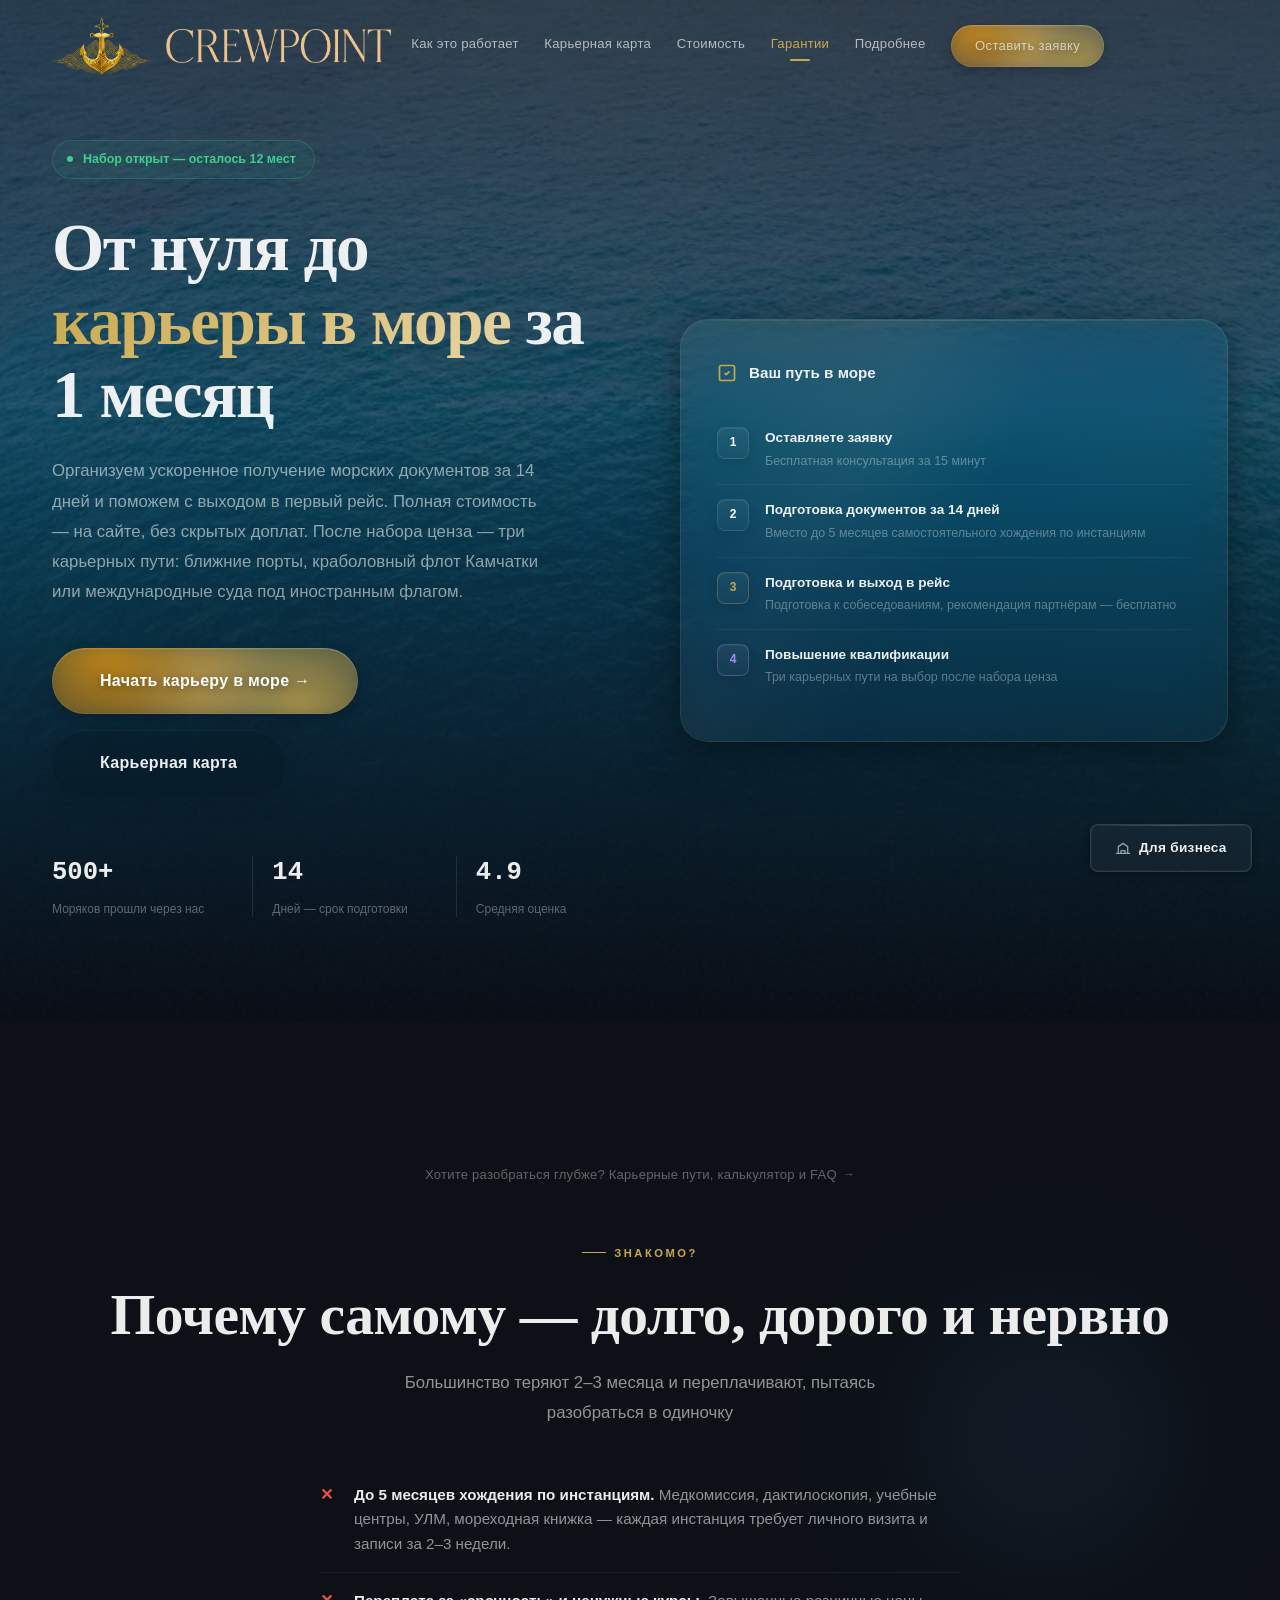
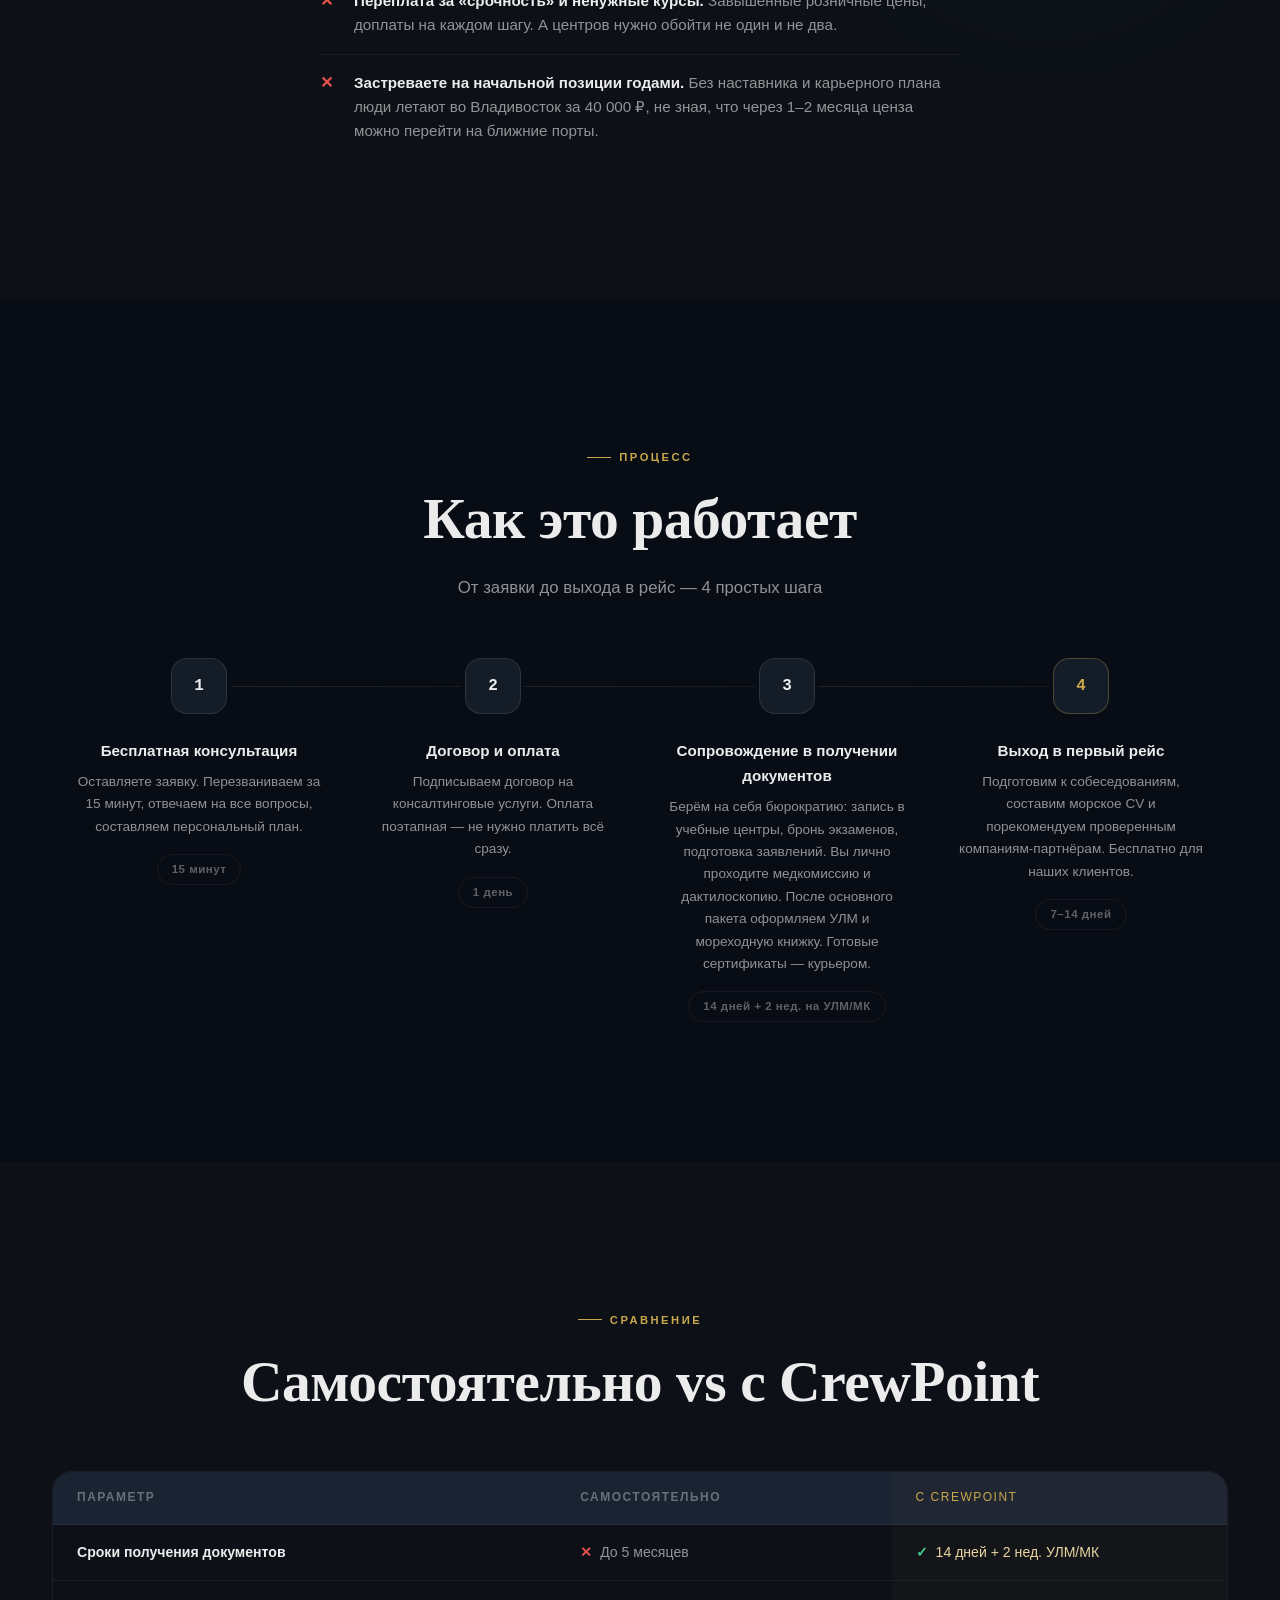
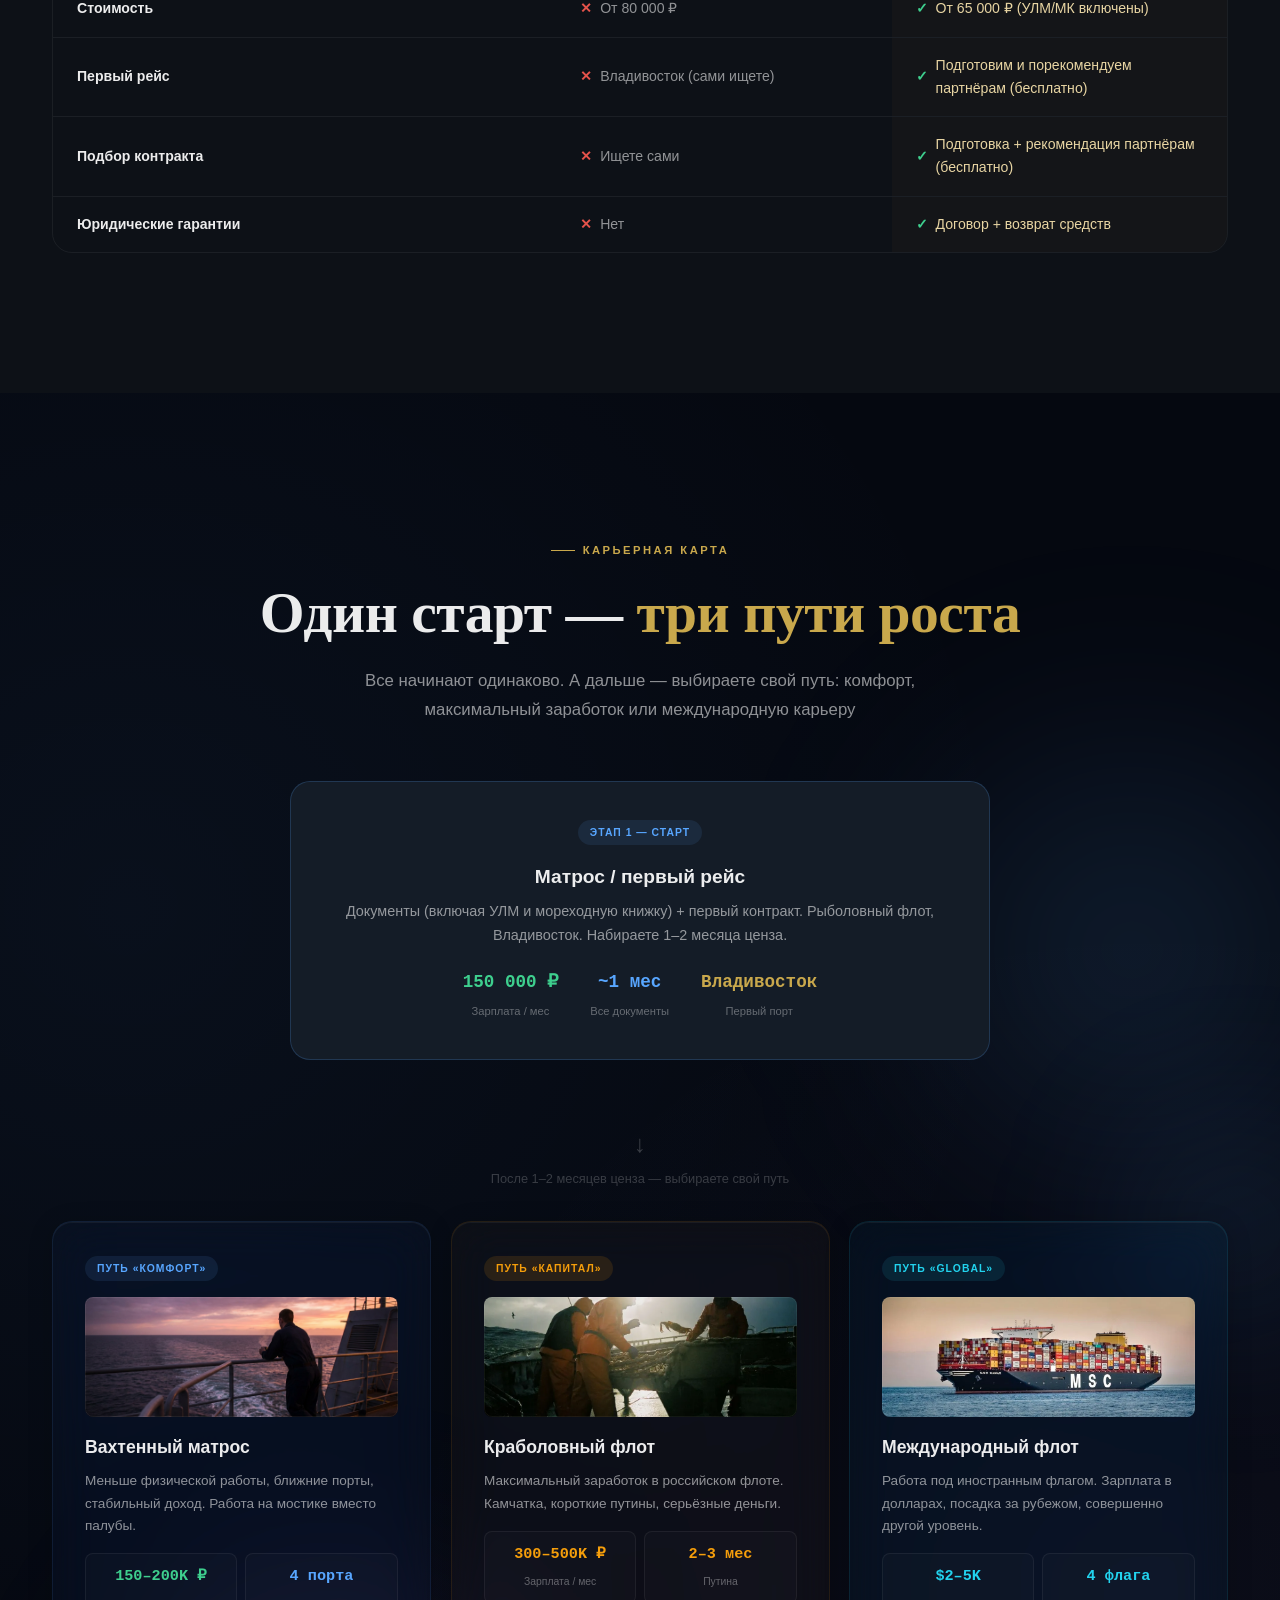
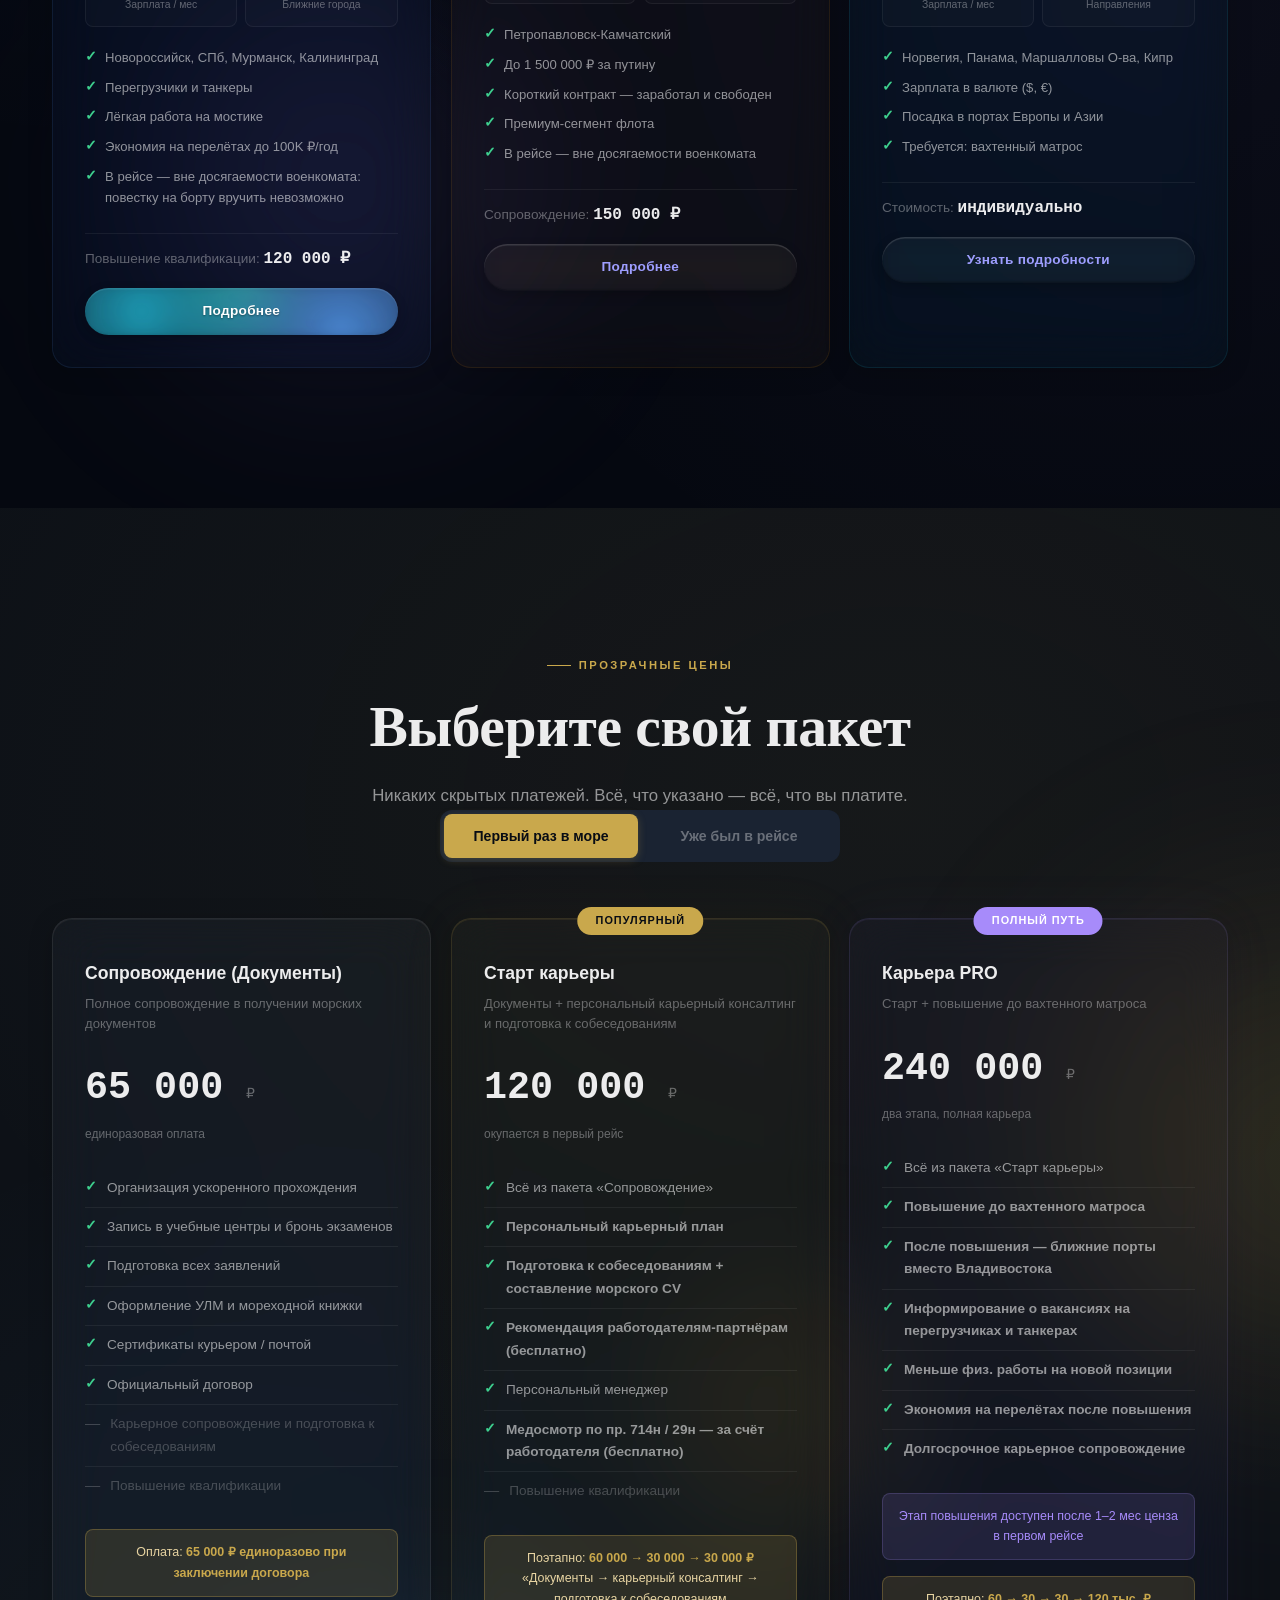
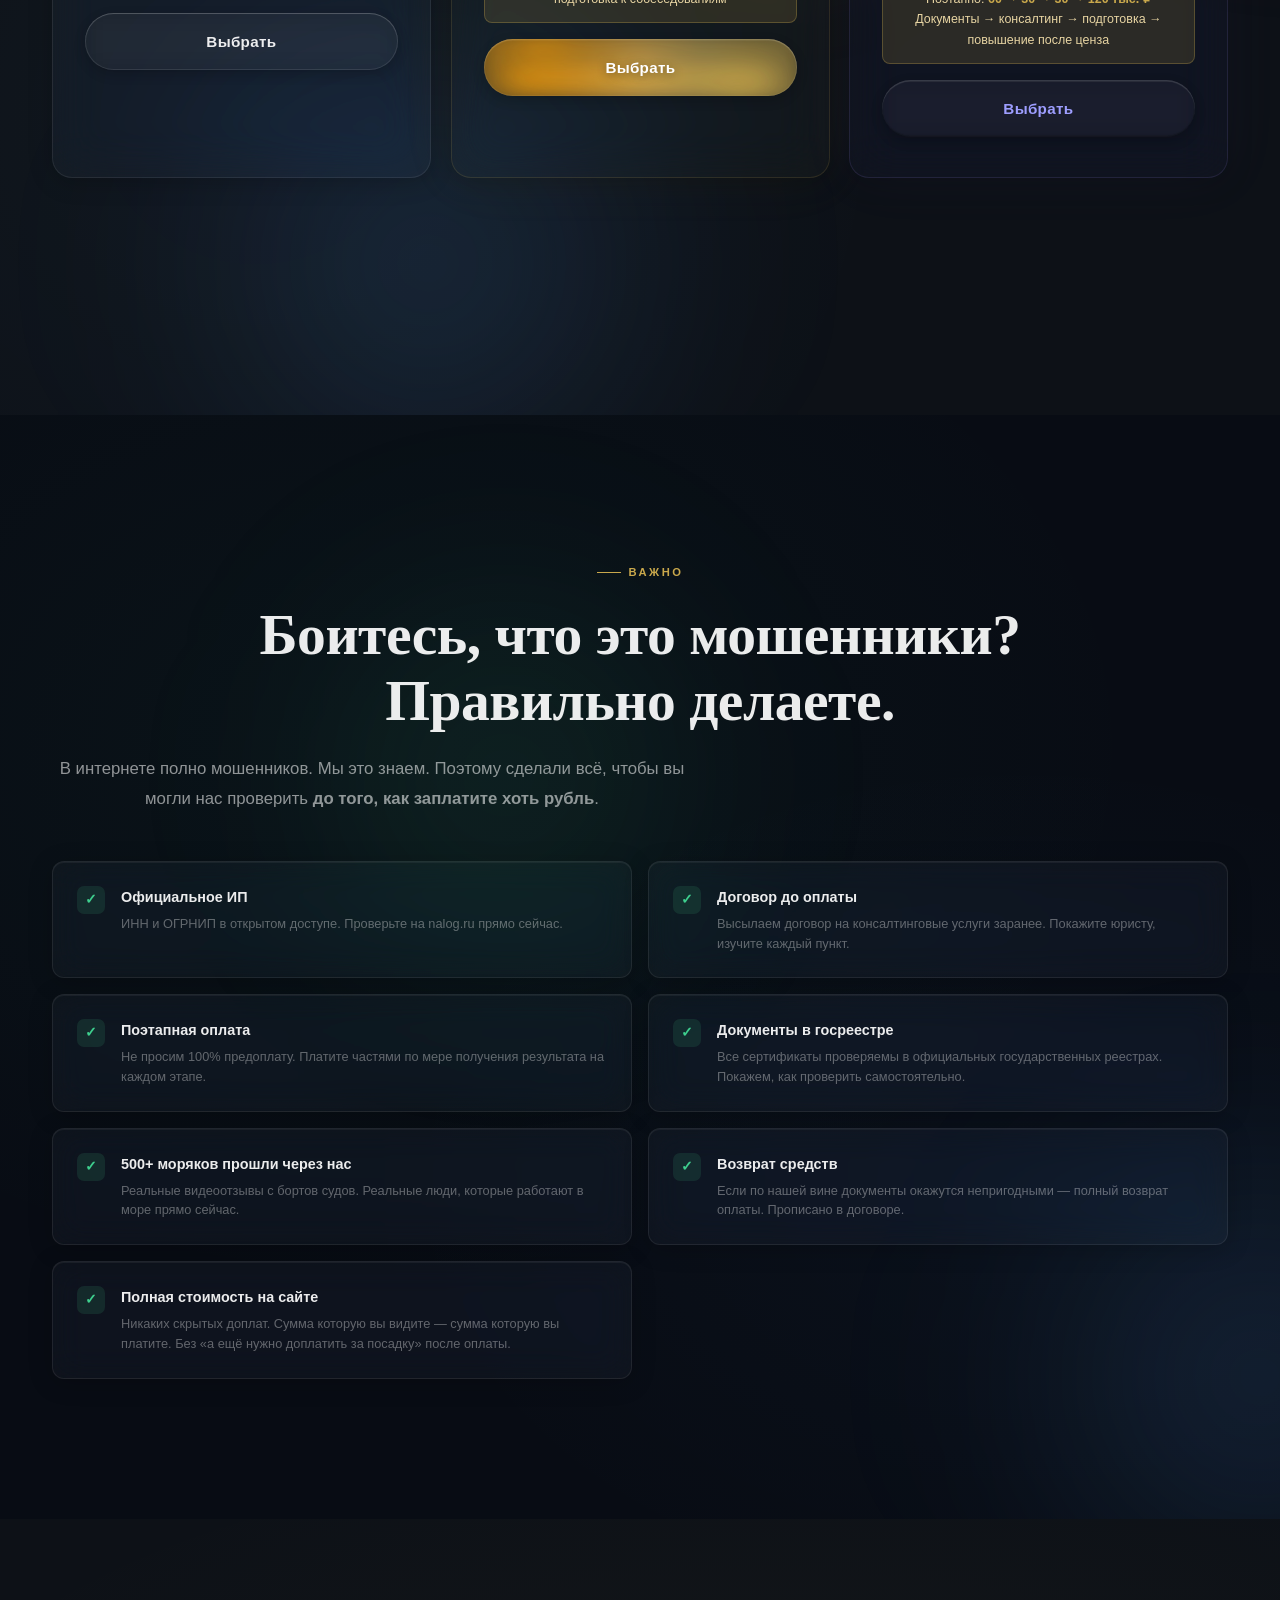
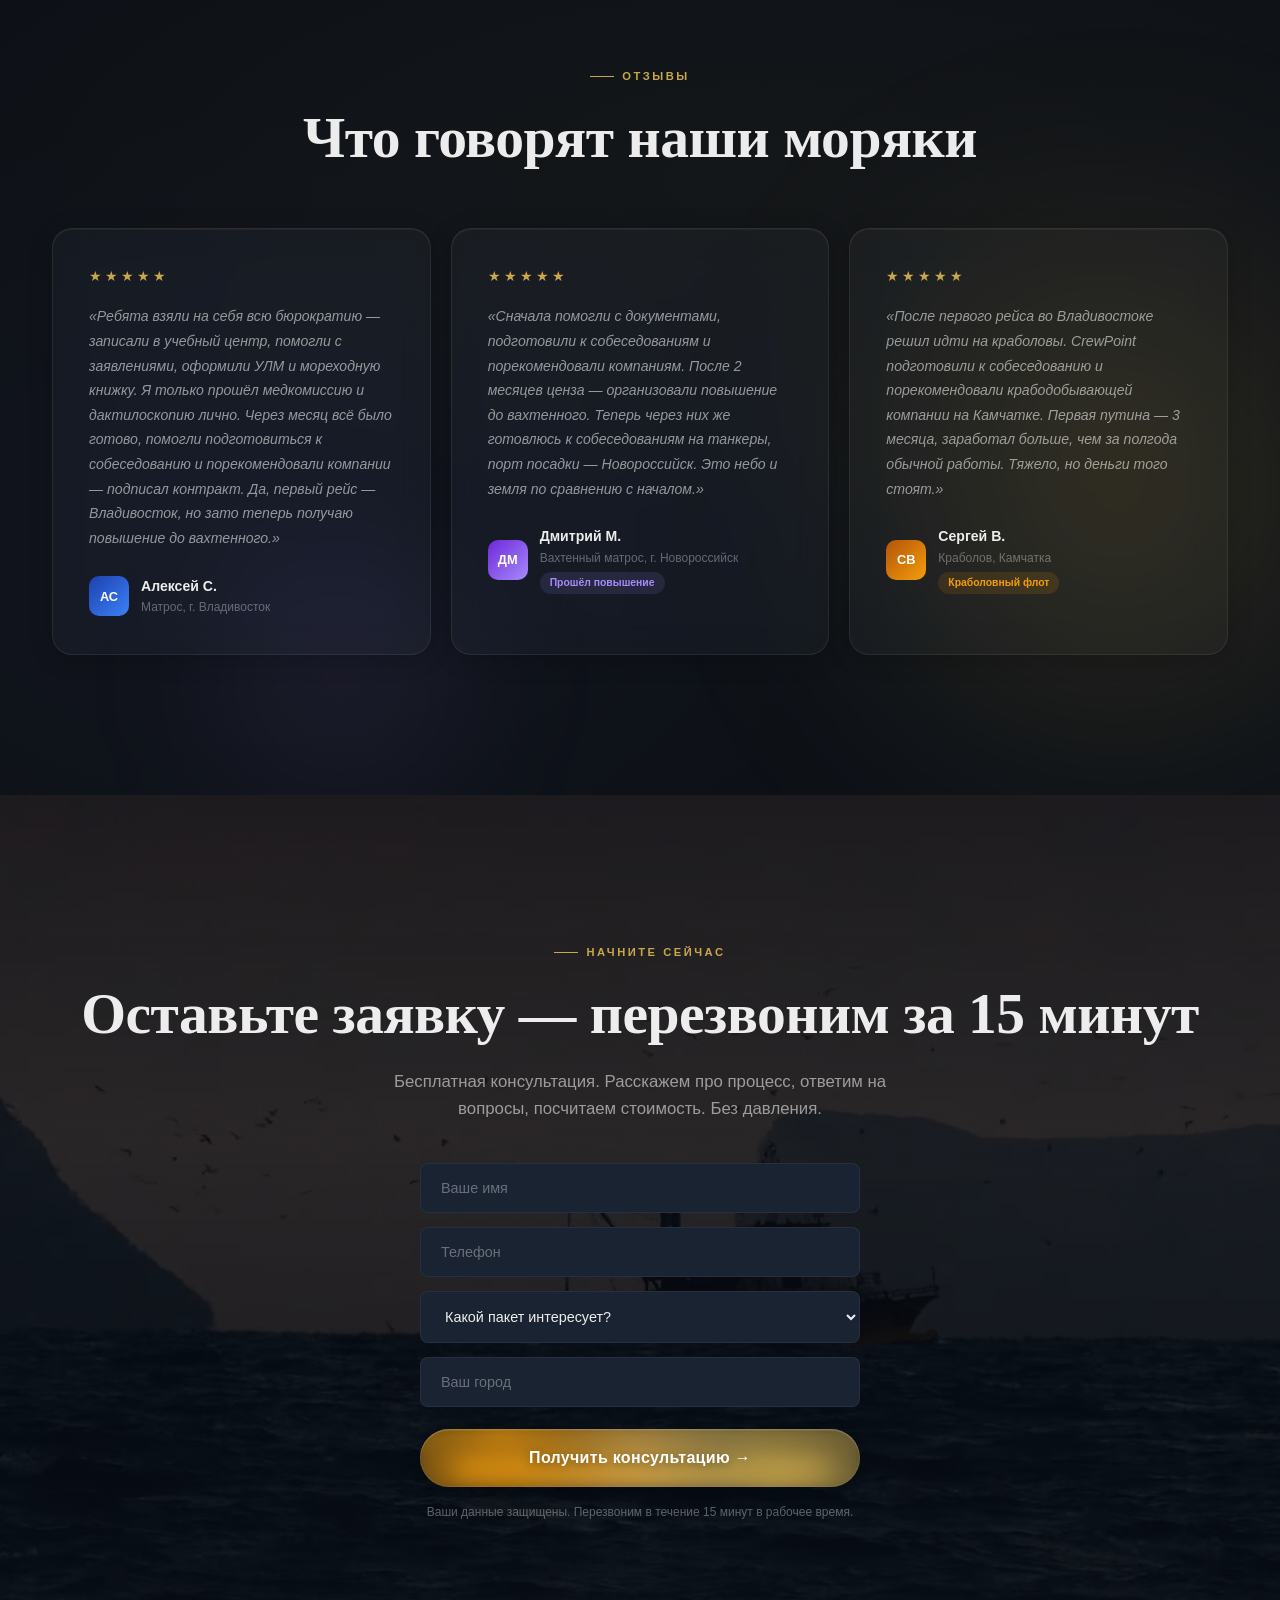
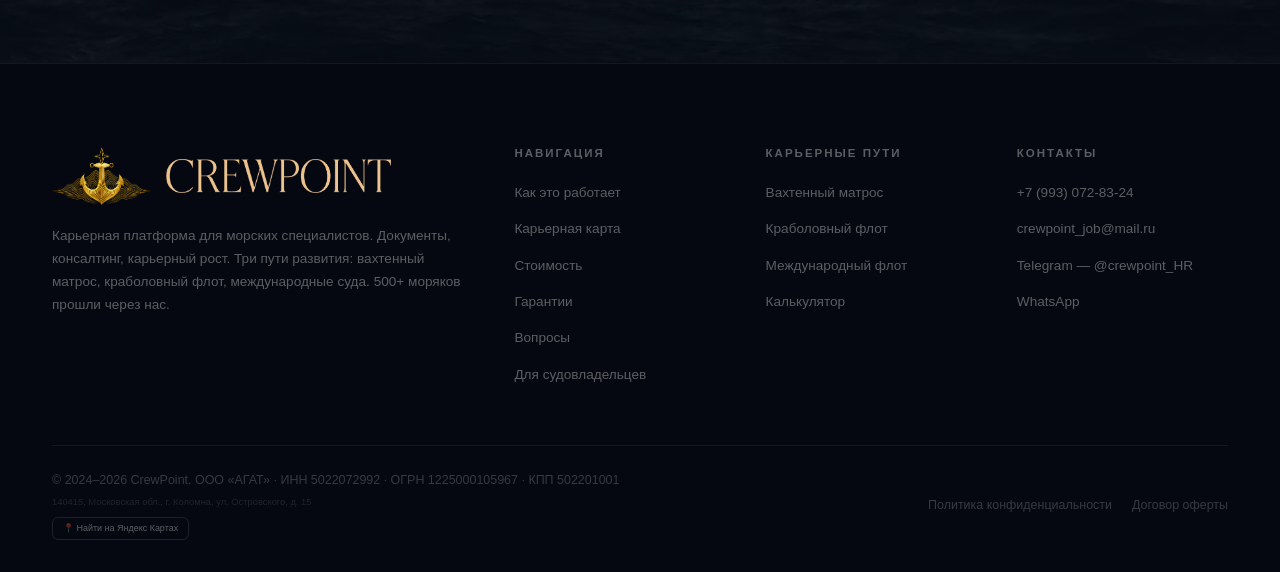
<file: index.html>
<!DOCTYPE html>
<html lang="ru">
<head>
<meta charset="UTF-8">
<meta name="viewport" content="width=device-width, initial-scale=1.0">
<title>CrewPoint — Морские документы за 14 дней | Карьера в море под ключ</title>
<meta name="description" content="CrewPoint — карьерная платформа для морских специалистов. Документы за 14 дней. Три карьерных пути: вахтенный матрос, краболовный флот, международные суда.">
<meta name="theme-color" content="#080C14"><meta name="color-scheme" content="dark">
<link rel="canonical" href="https://crewpoint-hr.github.io/">
<meta property="og:type" content="website"><meta property="og:url" content="https://crewpoint-hr.github.io/"><meta property="og:title" content="CrewPoint — От нуля до карьеры в море за 1 месяц"><meta property="og:description" content="Морские документы за 14 дней. Три карьерных пути: вахтенный матрос (150-200K ₽), краболовный флот Камчатки (до 500K ₽), международные суда ($2000-5000). 500+ моряков прошли через нас."><meta property="og:image" content="https://crewpoint-hr.github.io/assets/images/og-cover.png"><meta property="og:image:width" content="1200"><meta property="og:image:height" content="630"><meta property="og:locale" content="ru_RU"><meta property="og:site_name" content="CrewPoint">
<meta name="twitter:card" content="summary_large_image"><meta name="twitter:title" content="CrewPoint — Карьера в море за 1 месяц"><meta name="twitter:description" content="Документы за 14 дней. Зарплата от 150 000 ₽/мес. 500+ моряков прошли через нас."><meta name="twitter:image" content="https://crewpoint-hr.github.io/assets/images/og-cover.png">
<meta http-equiv="Content-Security-Policy"
  content="default-src 'self';
           script-src 'self';
           style-src 'self' 'unsafe-inline' https://fonts.googleapis.com;
           font-src https://fonts.gstatic.com;
           img-src 'self' data:;
           connect-src https://crewpoint-form.pubgdix.workers.dev;
           media-src 'self'">
<link rel="icon" type="image/png" sizes="96x96" href="favicon-96x96.png"><link rel="icon" type="image/x-icon" href="favicon.ico"><link rel="apple-touch-icon" sizes="180x180" href="apple-touch-icon.png"><link rel="manifest" href="site.webmanifest">
<link rel="preconnect" href="https://fonts.googleapis.com"><link rel="preconnect" href="https://fonts.gstatic.com" crossorigin>
<link href="https://fonts.googleapis.com/css2?family=Inter:wght@400;500;600;700&family=Playfair+Display:wght@800&family=JetBrains+Mono:wght@700&display=swap" rel="stylesheet"><link rel="stylesheet" href="assets/css/style.css">
<script type="application/ld+json">{"@context":"https://schema.org","@type":"ProfessionalService","name":"CrewPoint","legalName":"ООО «АГАТ»","description":"Карьерная платформа для морских специалистов. Документы за 14 дней, карьерный консалтинг, три пути развития.","url":"https://crewpoint-hr.github.io/","telephone":"+79930728324","priceRange":"55000₽ - 270000₽","address":{"@type":"PostalAddress","addressCountry":"RU"},"aggregateRating":{"@type":"AggregateRating","ratingValue":"4.9","reviewCount":"500","bestRating":"5"},"hasOfferCatalog":{"@type":"OfferCatalog","name":"Пакеты услуг","itemListElement":[{"@type":"Offer","name":"Сопровождение (Документы)","price":"55000","priceCurrency":"RUB","description":"Полное сопровождение в получении морских документов за 14 дней"},{"@type":"Offer","name":"Старт карьеры","price":"120000","priceCurrency":"RUB","description":"Документы + персональный карьерный консалтинг и подготовка к собеседованиям"},{"@type":"Offer","name":"Карьера PRO","price":"240000","priceCurrency":"RUB","description":"Старт + повышение до вахтенного матроса, ближние порты"}]},"sameAs":["https://t.me/crewpoint","https://wa.me/79930728324"]}</script>
</head>
<body>

<!-- ═══════════════════════════════════
     HEADER
     ═══════════════════════════════════ -->

<header class="header" id="header">
<div class="container">
<a href="index.html" class="logo"><img src="assets/images/logo-anchor.png" alt="CrewPoint" class="logo-icon" width="54" height="54"><img src="assets/images/logo-text.png" alt="CrewPoint" class="logo-name" height="28"></a>
<nav class="nav"><a href="#how">Как это работает</a><a href="#career">Карьерная карта</a><a href="#pricing">Стоимость</a><a href="#trust">Гарантии</a><a href="details.html">Подробнее</a><a href="#form" class="btn btn--gold btn--sm">Оставить заявку</a></nav>
<button class="burger" id="burgerBtn" aria-label="Открыть меню" aria-expanded="false"><span></span><span></span><span></span></button>
</div>
</header>
<div class="mobile-menu" id="mobileMenu"><a href="#how">Как это работает</a><a href="#career">Карьерная карта</a><a href="#pricing">Стоимость</a><a href="#trust">Гарантии</a><a href="details.html">Подробнее о программе</a><a href="#form" class="btn btn--gold">Оставить заявку</a></div>

<!-- ═══════════════════════════════════
     HERO
     ═══════════════════════════════════ -->

<section class="hero">
<div class="hero-video"><video autoplay loop muted playsinline preload="metadata" poster="assets/images/video-poster.jpg" aria-hidden="true" role="presentation"><source src="assets/video/sea-loop12.webm" type="video/webm"></video><div class="video-fallback"></div></div>
<div class="hero-overlay"></div><div class="hero-grain"></div>
<div class="container">
<div class="hero-grid">
<div class="hero-content">
<div class="hero-badge"><span class="dot"></span> Набор открыт — осталось 12 мест</div>
<h1>От нуля до <span class="accent">карьеры в море</span> за 1 месяц</h1>
<p class="hero-text">Организуем ускоренное получение морских документов за 14 дней и поможем с выходом в первый рейс. Полная стоимость — на сайте, без скрытых доплат. После набора ценза — три карьерных пути: ближние порты, краболовный флот Камчатки или международные суда под иностранным флагом.</p>
<div class="hero-buttons"><a href="#form" class="btn btn--gold btn--lg">Начать карьеру в море &rarr;</a><a href="#career" class="btn btn--outline btn--lg">Карьерная карта</a></div>
<div class="hero-stats"><div class="hero-stat"><span class="stat-value">500+</span><span class="stat-label">Моряков прошли через нас</span></div><div class="hero-stat"><span class="stat-value">14</span><span class="stat-label">Дней — срок подготовки</span></div><div class="hero-stat"><span class="stat-value">4.9</span><span class="stat-label">Средняя оценка</span></div></div>
</div>
<div>
<div class="hero-card">
<div class="hero-card-title"><svg width="20" height="20" viewBox="0 0 24 24" fill="none" stroke="var(--gold)" stroke-width="2"><rect x="3" y="3" width="18" height="18" rx="2"/><path d="M9 12l2 2 4-4"/></svg>Ваш путь в море</div>
<div class="h-step"><div class="h-step-num">1</div><div><h4>Оставляете заявку</h4><p>Бесплатная консультация за 15 минут</p></div></div>
<div class="h-step"><div class="h-step-num">2</div><div><h4>Подготовка документов за 14 дней</h4><p>Вместо до 5 месяцев самостоятельного хождения по инстанциям</p></div></div>
<div class="h-step"><div class="h-step-num h-step-num--gold">3</div><div><h4>Подготовка и выход в рейс</h4><p>Подготовка к собеседованиям, рекомендация партнёрам — бесплатно</p></div></div>
<div class="h-step"><div class="h-step-num h-step-num--purple">4</div><div><h4>Повышение квалификации</h4><p>Три карьерных пути на выбор после набора ценза</p></div></div>
</div>
</div>
</div>
</div>
</section>

<!-- ═══════════════════════════════════
     PROBLEMS (compact)
     ═══════════════════════════════════ -->

<section class="section bg-navy">
<div class="container">
<div class="detail-hint reveal"><a href="details.html">Хотите разобраться глубже? Карьерные пути, калькулятор и FAQ<span class="hint-arrow">→</span></a></div>
<div class="reveal text-center"><span class="label">Знакомо?</span><h2 class="title">Почему самому — долго, дорого и нервно</h2><p class="subtitle">Большинство теряют 2–3 месяца и переплачивают, пытаясь разобраться в одиночку</p></div>
<div class="problems-compact reveal">
<div class="problem-row"><span class="problem-x">&#10005;</span><p><strong>До 5 месяцев хождения по инстанциям.</strong> Медкомиссия, дактилоскопия, учебные центры, УЛМ, мореходная книжка — каждая инстанция требует личного визита и записи за 2–3 недели.</p></div>
<div class="problem-row"><span class="problem-x">&#10005;</span><p><strong>Переплата за «срочность» и ненужные курсы.</strong> Завышенные розничные цены, доплаты на каждом шагу. А центров нужно обойти не один и не два.</p></div>
<div class="problem-row"><span class="problem-x">&#10005;</span><p><strong>Застреваете на начальной позиции годами.</strong> Без наставника и карьерного плана люди летают во Владивосток за 40 000 ₽, не зная, что через 1–2 месяца ценза можно перейти на ближние порты.</p></div>
</div>
</div>
</section>

<!-- ═══════════════════════════════════
     HOW IT WORKS
     ═══════════════════════════════════ -->

<section class="section bg-dark" id="how">
<div class="container">
<div class="reveal text-center"><span class="label">Процесс</span><h2 class="title">Как это работает</h2><p class="subtitle">От заявки до выхода в рейс — 4 простых шага</p></div>
<div class="steps-grid reveal">
<div class="step"><div class="step-num">1</div><h3>Бесплатная консультация</h3><p>Оставляете заявку. Перезваниваем за 15 минут, отвечаем на все вопросы, составляем персональный план.</p><span class="step-time">15 минут</span></div>
<div class="step"><div class="step-num">2</div><h3>Договор и оплата</h3><p>Подписываем договор на консалтинговые услуги. Оплата поэтапная — не нужно платить всё сразу.</p><span class="step-time">1 день</span></div>
<div class="step"><div class="step-num">3</div><h3>Сопровождение в получении документов</h3><p>Берём на себя бюрократию: запись в учебные центры, бронь экзаменов, подготовка заявлений. Вы лично проходите медкомиссию и дактилоскопию. После основного пакета оформляем УЛМ и мореходную книжку. Готовые сертификаты — курьером.</p><span class="step-time">14 дней + 2 нед. на УЛМ/МК</span></div>
<div class="step"><div class="step-num">4</div><h3>Выход в первый рейс</h3><p>Подготовим к собеседованиям, составим морское CV и порекомендуем проверенным компаниям-партнёрам. Бесплатно для наших клиентов.</p><span class="step-time">7–14 дней</span></div>
</div>
</div>
</section>

<!-- ═══════════════════════════════════
     COMPARISON (compact)
     ═══════════════════════════════════ -->

<section class="section bg-navy">
<div class="container">
<div class="reveal text-center"><span class="label">Сравнение</span><h2 class="title">Самостоятельно vs с CrewPoint</h2></div>
<div class="comp-table reveal">
<div class="comp-row comp-row--head"><div class="comp-cell">Параметр</div><div class="comp-cell">Самостоятельно</div><div class="comp-cell">С CrewPoint</div></div>
<div class="comp-row"><div class="comp-cell"><strong>Сроки получения документов</strong></div><div class="comp-cell"><span class="icon-no">&#10005;</span> До 5 месяцев</div><div class="comp-cell"><span class="icon-yes">&#10003;</span> 14 дней + 2 нед. УЛМ/МК</div></div>
<div class="comp-row"><div class="comp-cell"><strong>Стоимость</strong></div><div class="comp-cell"><span class="icon-no">&#10005;</span> От 80 000 ₽</div><div class="comp-cell"><span class="icon-yes">&#10003;</span> От 65 000 ₽ (УЛМ/МК включены)</div></div>
<div class="comp-row"><div class="comp-cell"><strong>Первый рейс</strong></div><div class="comp-cell"><span class="icon-no">&#10005;</span> Владивосток (сами ищете)</div><div class="comp-cell"><span class="icon-yes">&#10003;</span> Подготовим и порекомендуем партнёрам (бесплатно)</div></div>
<div class="comp-row"><div class="comp-cell"><strong>Подбор контракта</strong></div><div class="comp-cell"><span class="icon-no">&#10005;</span> Ищете сами</div><div class="comp-cell"><span class="icon-yes">&#10003;</span> Подготовка + рекомендация партнёрам (бесплатно)</div></div>
<div class="comp-row"><div class="comp-cell"><strong>Юридические гарантии</strong></div><div class="comp-cell"><span class="icon-no">&#10005;</span> Нет</div><div class="comp-cell"><span class="icon-yes">&#10003;</span> Договор + возврат средств</div></div>
</div>
</div>
</section>

<!-- ═══════════════════════════════════
     CAREER MAP
     ═══════════════════════════════════ -->

<section class="section bg-deepest" id="career">
<div class="container">
<div class="reveal text-center"><span class="label">Карьерная карта</span><h2 class="title">Один старт — <span class="accent">три пути роста</span></h2><p class="subtitle">Все начинают одинаково. А дальше — выбираете свой путь: комфорт, максимальный заработок или международную карьеру</p></div>
<div class="career-map reveal">
<div class="career-start">
<span class="branch-badge badge-blue">Этап 1 — Старт</span><h3>Матрос / первый рейс</h3><p>Документы (включая УЛМ и мореходную книжку) + первый контракт. Рыболовный флот, Владивосток. Набираете 1–2 месяца ценза.</p>
<div class="stage-stats"><div class="s-stat"><span class="s-val text-green">150 000 ₽</span><span class="s-lbl">Зарплата / мес</span></div><div class="s-stat"><span class="s-val text-blue">~1 мес</span><span class="s-lbl">Все документы</span></div><div class="s-stat"><span class="s-val text-gold">Владивосток</span><span class="s-lbl">Первый порт</span></div></div>
</div>
<div class="career-arrow-center"><span>&#8595;</span>После 1–2 месяцев ценза — выбираете свой путь</div>
<div class="career-branches">
<div class="branch branch--comfort">
<span class="branch-badge badge-blue">Путь «Комфорт»</span><div class="branch-img photo-frame"><img src="assets/images/bridge-officer.webp" alt="Вахтенный матрос на мостике" class="photo" loading="lazy" width="600" height="240" decoding="async"></div><h3>Вахтенный матрос</h3><p class="b-desc">Меньше физической работы, ближние порты, стабильный доход. Работа на мостике вместо палубы.</p>
<div class="branch-stats"><div class="b-stat"><span class="v text-green">150–200K ₽</span><span class="l">Зарплата / мес</span></div><div class="b-stat"><span class="v text-blue">4 порта</span><span class="l">Ближние города</span></div></div>
<ul class="branch-features"><li><span class="ck">&#10003;</span> Новороссийск, СПб, Мурманск, Калининград</li><li><span class="ck">&#10003;</span> Перегрузчики и танкеры</li><li><span class="ck">&#10003;</span> Лёгкая работа на мостике</li><li><span class="ck">&#10003;</span> Экономия на перелётах до 100K ₽/год</li><li><span class="ck">&#10003;</span> В рейсе — вне досягаемости военкомата: повестку на борту вручить невозможно</li></ul>
<div class="branch-price">Повышение квалификации: <strong>120 000 ₽</strong></div><a href="details.html#path-comfort" class="btn btn--primary btn--full btn--sm">Подробнее</a>
</div>
<div class="branch branch--capital">
<span class="branch-badge badge-orange">Путь «Капитал»</span><div class="branch-img photo-frame"><img src="assets/images/crab-boat.webp" alt="Краболовное судно Камчатка" class="photo" loading="lazy" width="600" height="240" decoding="async"></div><h3>Краболовный флот</h3><p class="b-desc">Максимальный заработок в российском флоте. Камчатка, короткие путины, серьёзные деньги.</p>
<div class="branch-stats"><div class="b-stat"><span class="v text-orange">300–500K ₽</span><span class="l">Зарплата / мес</span></div><div class="b-stat"><span class="v text-orange">2–3 мес</span><span class="l">Путина</span></div></div>
<ul class="branch-features"><li><span class="ck">&#10003;</span> Петропавловск-Камчатский</li><li><span class="ck">&#10003;</span> До 1 500 000 ₽ за путину</li><li><span class="ck">&#10003;</span> Короткий контракт — заработал и свободен</li><li><span class="ck">&#10003;</span> Премиум-сегмент флота</li><li><span class="ck">&#10003;</span> В рейсе — вне досягаемости военкомата</li></ul>
<div class="branch-price">Сопровождение: <strong>150 000 ₽</strong></div><a href="details.html#path-capital" class="btn btn--orange btn--full btn--sm">Подробнее</a>
</div>
<div class="branch branch--global">
<span class="branch-badge badge-cyan">Путь «Global»</span><div class="branch-img photo-frame"><img src="assets/images/international-vessel.webp" alt="Международное судно" class="photo" loading="lazy" width="600" height="240" decoding="async"></div><h3>Международный флот</h3><p class="b-desc">Работа под иностранным флагом. Зарплата в долларах, посадка за рубежом, совершенно другой уровень.</p>
<div class="branch-stats"><div class="b-stat"><span class="v text-cyan">$2–5K</span><span class="l">Зарплата / мес</span></div><div class="b-stat"><span class="v text-cyan">4 флага</span><span class="l">Направления</span></div></div>
<ul class="branch-features"><li><span class="ck">&#10003;</span> Норвегия, Панама, Маршалловы О-ва, Кипр</li><li><span class="ck">&#10003;</span> Зарплата в валюте ($, €)</li><li><span class="ck">&#10003;</span> Посадка в портах Европы и Азии</li><li><span class="ck">&#10003;</span> Требуется: вахтенный матрос</li></ul>
<div class="branch-price">Стоимость: <strong>индивидуально</strong></div><a href="details.html#path-global" class="btn btn--cyan btn--full btn--sm">Узнать подробности</a>
</div>
</div>
</div>
</div>
</section>

<!-- ═══════════════════════════════════
     PRICING
     ═══════════════════════════════════ -->

<section class="section bg-navy" id="pricing">
<div class="container">
<div class="reveal text-center"><span class="label">Прозрачные цены</span><h2 class="title">Выберите свой пакет</h2><p class="subtitle">Никаких скрытых платежей. Всё, что указано — всё, что вы платите.</p></div>
<div class="pricing-tabs reveal" id="pricingTabs"><button class="pricing-tab active" data-tab="newbie">Первый раз в море</button><button class="pricing-tab" data-tab="experienced">Уже был в рейсе</button></div>
<div class="pricing-panel active reveal" id="panelNewbie">
<div class="p-card">
<h3>Сопровождение (Документы)</h3><p class="p-desc">Полное сопровождение в получении морских документов</p>
<div class="p-amount">65 000 <span>₽</span></div><p class="p-note">единоразовая оплата</p>
<ul class="p-features"><li><span class="ck">&#10003;</span> Организация ускоренного прохождения</li><li><span class="ck">&#10003;</span> Запись в учебные центры и бронь экзаменов</li><li><span class="ck">&#10003;</span> Подготовка всех заявлений</li><li><span class="ck">&#10003;</span> Оформление УЛМ и мореходной книжки</li><li><span class="ck">&#10003;</span> Сертификаты курьером / почтой</li><li><span class="ck">&#10003;</span> Официальный договор</li><li><span class="no">&mdash;</span> <span class="faded">Карьерное сопровождение и подготовка к собеседованиям</span></li><li><span class="no">&mdash;</span> <span class="faded">Повышение квалификации</span></li></ul>
<div class="p-inst"><p>Оплата: <strong>65 000 ₽ единоразово при заключении договора</strong></p></div><a href="#form" class="btn btn--outline btn--full">Выбрать</a>
</div>
<div class="p-card p-card--popular">
<div class="card-badge card-badge--gold">Популярный</div>
<h3>Старт карьеры</h3><p class="p-desc">Документы + персональный карьерный консалтинг и подготовка к собеседованиям</p>
<div class="p-amount">120 000 <span>₽</span></div><p class="p-note">окупается в первый рейс</p>
<ul class="p-features"><li><span class="ck">&#10003;</span> Всё из пакета «Сопровождение»</li><li><span class="ck">&#10003;</span> <strong>Персональный карьерный план</strong></li><li><span class="ck">&#10003;</span> <strong>Подготовка к собеседованиям + составление морского CV</strong></li><li><span class="ck">&#10003;</span> <strong>Рекомендация работодателям-партнёрам (бесплатно)</strong></li><li><span class="ck">&#10003;</span> Персональный менеджер</li><li><span class="ck">&#10003;</span> <strong>Медосмотр по пр. 714н / 29н — за счёт работодателя (бесплатно)</strong></li><li><span class="no">&mdash;</span> <span class="faded">Повышение квалификации</span></li></ul>
<div class="p-inst"><p>Поэтапно: <strong>60 000 → 30 000 → 30 000 ₽</strong></p><p>«Документы → карьерный консалтинг → подготовка к собеседованиям</p></div><a href="#form" class="btn btn--gold btn--full">Выбрать</a>
</div>
<div class="p-card p-card--premium">
<div class="card-badge card-badge--purple">Полный путь</div>
<h3>Карьера PRO</h3><p class="p-desc">Старт + повышение до вахтенного матроса</p>
<div class="p-amount">240 000 <span>₽</span></div><p class="p-note">два этапа, полная карьера</p>
<ul class="p-features"><li><span class="ck">&#10003;</span> Всё из пакета «Старт карьеры»</li><li><span class="ck">&#10003;</span> <strong>Повышение до вахтенного матроса</strong></li><li><span class="ck">&#10003;</span> <strong>После повышения — ближние порты вместо Владивостока</strong></li><li><span class="ck">&#10003;</span> <strong>Информирование о вакансиях на перегрузчиках и танкерах</strong></li><li><span class="ck">&#10003;</span> <strong>Меньше физ. работы на новой позиции</strong></li><li><span class="ck">&#10003;</span> <strong>Экономия на перелётах после повышения</strong></li><li><span class="ck">&#10003;</span> <strong>Долгосрочное карьерное сопровождение</strong></li></ul>
<div class="p-req"><p>Этап повышения доступен после 1–2 мес ценза в первом рейсе</p></div><div class="p-inst"><p>Поэтапно: <strong>60 → 30 → 30 → 120 тыс. ₽</strong><br>Документы → консалтинг → подготовка → повышение после ценза</p></div><a href="#form" class="btn btn--purple btn--full">Выбрать</a>
</div>
</div>
<div class="pricing-panel" id="panelExperienced">
<div class="p-card">
<h3>Продление документов</h3><p class="p-desc">Истекают сертификаты, УЛМ или мореходная книжка? Организуем продление без очередей.</p>
<div class="p-amount">от 30 000 <span>₽</span></div><p class="p-note">зависит от количества документов</p>
<ul class="p-features"><li><span class="ck">&#10003;</span> Аудит текущих документов</li><li><span class="ck">&#10003;</span> Продление сертификатов STCW</li><li><span class="ck">&#10003;</span> Продление УЛМ и мореходной книжки</li><li><span class="ck">&#10003;</span> Запись на переаттестацию</li><li><span class="ck">&#10003;</span> Обновление медкомиссии</li><li><span class="ck">&#10003;</span> Без очередей и беготни</li><li><span class="no">&mdash;</span> <span class="faded">Карьерное сопровождение</span></li></ul>
<div class="p-inst"><p>Срок: <strong>7–14 дней</strong></p></div><a href="#form" class="btn btn--outline btn--full">Выбрать</a>
</div>
<div class="p-card p-card--popular">
<div class="card-badge card-badge--gold">Популярный</div>
<h3>Новый контракт</h3><p class="p-desc">Документы в порядке, но нужен новый работодатель? Подготовим к собеседованиям и порекомендуем партнёрам.</p>
<div class="p-amount">45 000 <span>₽</span></div><p class="p-note">только подбор, документы уже есть</p>
<ul class="p-features"><li><span class="ck">&#10003;</span> <strong>Персональный карьерный план под ваш профиль</strong></li><li><span class="ck">&#10003;</span> <strong>Подготовка к собеседованиям + обновление CV</strong></li><li><span class="ck">&#10003;</span> <strong>Рекомендация работодателям-партнёрам (бесплатно)</strong></li><li><span class="ck">&#10003;</span> Персональный менеджер</li><li><span class="ck">&#10003;</span> Выбор порта и типа судна</li></ul>
<div class="p-inst"><p>Срок подбора: <strong>7–14 дней</strong></p></div><a href="#form" class="btn btn--gold btn--full">Выбрать</a>
</div>
<div class="p-card p-card--premium">
<div class="card-badge card-badge--purple">Максимум</div>
<h3>Полный апгрейд</h3><p class="p-desc">Давно не были в море? Обновим все документы и подберём новый контракт. Вернётесь быстро.</p>
<div class="p-amount">от 80 000 <span>₽</span></div><p class="p-note">продление + подбор контракта</p>
<ul class="p-features"><li><span class="ck">&#10003;</span> Аудит всех текущих документов</li><li><span class="ck">&#10003;</span> <strong>Продление или переоформление всего что нужно</strong></li><li><span class="ck">&#10003;</span> <strong>Персональный карьерный план под ваш профиль</strong></li><li><span class="ck">&#10003;</span> <strong>Подготовка к собеседованиям + обновление CV</strong></li><li><span class="ck">&#10003;</span> <strong>Рекомендация работодателям-партнёрам (бесплатно)</strong></li><li><span class="ck">&#10003;</span> Персональный менеджер</li></ul>
<div class="p-inst"><p>Поэтапная оплата: <strong>2 платежа — 40 000 + 40 000 ₽</strong></p></div><a href="#form" class="btn btn--purple btn--full">Выбрать</a>
</div>
</div>
<p class="pricing-note reveal">Повышение до вахтенного матроса (120 000 ₽), краболовный флот Камчатки (150 000 ₽) и международный флот — доступны для всех моряков с цензом. <a href="details.html#calc" style="color:var(--gold);text-decoration:underline;text-underline-offset:3px">Калькулятор окупаемости, подробные карьерные пути и FAQ &rarr;</a></p>
</div>
</section>

<!-- ═══════════════════════════════════
     ANTI-FRAUD
     ═══════════════════════════════════ -->

<section class="section bg-dark" id="trust">
<div class="container">
<div class="reveal text-center"><span class="label">Важно</span><h2 class="title">Боитесь, что это мошенники?<br>Правильно делаете.</h2><p class="anti-fraud-subtitle">В интернете полно мошенников. Мы это знаем. Поэтому сделали всё, чтобы вы могли нас проверить <strong>до того, как заплатите хоть рубль</strong>.</p></div>
<div class="guarantee-grid reveal">
<div class="g-item"><div class="g-check">&#10003;</div><div><h4>Официальное ИП</h4><p>ИНН и ОГРНИП в открытом доступе. Проверьте на nalog.ru прямо сейчас.</p></div></div>
<div class="g-item"><div class="g-check">&#10003;</div><div><h4>Договор до оплаты</h4><p>Высылаем договор на консалтинговые услуги заранее. Покажите юристу, изучите каждый пункт.</p></div></div>
<div class="g-item"><div class="g-check">&#10003;</div><div><h4>Поэтапная оплата</h4><p>Не просим 100% предоплату. Платите частями по мере получения результата на каждом этапе.</p></div></div>
<div class="g-item"><div class="g-check">&#10003;</div><div><h4>Документы в госреестре</h4><p>Все сертификаты проверяемы в официальных государственных реестрах. Покажем, как проверить самостоятельно.</p></div></div>
<div class="g-item"><div class="g-check">&#10003;</div><div><h4>500+ моряков прошли через нас</h4><p>Реальные видеоотзывы с бортов судов. Реальные люди, которые работают в море прямо сейчас.</p></div></div>
<div class="g-item"><div class="g-check">&#10003;</div><div><h4>Возврат средств</h4><p>Если по нашей вине документы окажутся непригодными — полный возврат оплаты. Прописано в договоре.</p></div></div>
<div class="g-item"><div class="g-check">&#10003;</div><div><h4>Полная стоимость на сайте</h4><p>Никаких скрытых доплат. Сумма которую вы видите — сумма которую вы платите. Без «а ещё нужно доплатить за посадку» после оплаты.</p></div></div>
</div>
</div>
</section>

<!-- ═══════════════════════════════════
     REVIEWS
     ═══════════════════════════════════ -->

<section class="section bg-navy" id="reviews">
<div class="container">
<div class="reveal text-center"><span class="label">Отзывы</span><h2 class="title">Что говорят наши моряки</h2></div>
<div class="reviews-grid reveal">
<div class="review-card"><div class="review-stars">&#9733;&#9733;&#9733;&#9733;&#9733;</div><p class="review-text">«Ребята взяли на себя всю бюрократию — записали в учебный центр, помогли с заявлениями, оформили УЛМ и мореходную книжку. Я только прошёл медкомиссию и дактилоскопию лично. Через месяц всё было готово, помогли подготовиться к собеседованию и порекомендовали компании — подписал контракт. Да, первый рейс — Владивосток, но зато теперь получаю повышение до вахтенного.»</p><div class="review-author"><div class="review-avatar review-avatar--blue">АС</div><div><div class="review-name">Алексей С.</div><div class="review-role">Матрос, г. Владивосток</div></div></div></div>
<div class="review-card"><div class="review-stars">&#9733;&#9733;&#9733;&#9733;&#9733;</div><p class="review-text">«Сначала помогли с документами, подготовили к собеседованиям и порекомендовали компаниям. После 2 месяцев ценза — организовали повышение до вахтенного. Теперь через них же готовлюсь к собеседованиям на танкеры, порт посадки — Новороссийск. Это небо и земля по сравнению с началом.»</p><div class="review-author"><div class="review-avatar review-avatar--purple">ДМ</div><div><div class="review-name">Дмитрий М.</div><div class="review-role">Вахтенный матрос, г. Новороссийск</div><span class="review-badge rb-purple">Прошёл повышение</span></div></div></div>
<div class="review-card"><div class="review-stars">&#9733;&#9733;&#9733;&#9733;&#9733;</div><p class="review-text">«После первого рейса во Владивостоке решил идти на краболовы. CrewPoint подготовили к собеседованию и порекомендовали крабодобывающей компании на Камчатке. Первая путина — 3 месяца, заработал больше, чем за полгода обычной работы. Тяжело, но деньги того стоят.»</p><div class="review-author"><div class="review-avatar review-avatar--orange">СВ</div><div><div class="review-name">Сергей В.</div><div class="review-role">Краболов, Камчатка</div><span class="review-badge rb-orange">Краболовный флот</span></div></div></div>
</div>
</div>
</section>

<!-- ═══════════════════════════════════
     CTA / FORM
     ═══════════════════════════════════ -->

<section class="section cta bg-dark" id="form">
<div class="cta-video-bg"><video autoplay loop muted playsinline preload="metadata" poster="assets/images/video-poster.jpg" aria-hidden="true" role="presentation"><source src="assets/video/sunset-ship.webm" type="video/webm"><source src="assets/video/sunset-ship.webm.mp4" type="video/mp4"></video><div class="cta-video-overlay"></div></div>
<div class="container">
<div class="reveal reveal-d2 text-center"><span class="label">Начните сейчас</span><h2 class="title">Оставьте заявку — перезвоним за 15 минут</h2><p class="cta-subtitle">Бесплатная консультация. Расскажем про процесс, ответим на вопросы, посчитаем стоимость. Без давления.</p></div>
<div class="cta-form reveal reveal-d5" id="ctaForm">
     <!-- HONEYPOT: скрыто от людей, видно ботам -->
<div style="position:absolute;left:-9999px;opacity:0;height:0;overflow:hidden" aria-hidden="true" tabindex="-1">
  <input type="text" id="formWebsite" name="website" autocomplete="off" tabindex="-1">
</div>
<div class="form-group"><input type="text" id="formName" placeholder="Ваше имя" aria-label="Ваше имя" autocomplete="name" required></div>
<div class="form-group"><input type="tel" id="formPhone" placeholder="Телефон" aria-label="Телефон" autocomplete="tel" required></div>
<div class="form-group"><select id="formPackage"><option value="" disabled selected>Какой пакет интересует?</option><option value="docs">Сопровождение (Документы) — 65 000 ₽</option><option value="start">Старт карьеры — 120 000 ₽</option><option value="pro">Карьера PRO — 240 000 ₽</option><option value="upgrade">Повышение до вахтенного матроса — 120 000 ₽</option><option value="crab">Краболовный флот — Камчатка — 150 000 ₽</option><option value="global">Международный флот (под флагом)</option><option value="unsure">Пока не определился</option></select></div>
<div class="form-group"><input type="text" id="formCity" placeholder="Ваш город" aria-label="Ваш город" autocomplete="address-level2"></div>
<button type="button" class="btn btn--gold btn--lg form-submit" id="formSubmitBtn">Получить консультацию &rarr;</button>
<p class="form-note">Ваши данные защищены. Перезвоним в течение 15 минут в рабочее время.</p>
</div>
<div class="form-success" id="formSuccess">
<div class="s-icon">&#10003;</div><h3>Заявка отправлена!</h3><p>Перезвоним в течение 15 минут в рабочее время.</p>
<div style="margin-top:28px;padding:20px;background:rgba(255,255,255,0.03);border:1px solid rgba(255,255,255,0.08);border-radius:12px;text-align:left"><p style="font-size:.75rem;font-weight:700;letter-spacing:2px;text-transform:uppercase;color:var(--text-muted);margin-bottom:14px">Что будет дальше</p><div style="display:flex;flex-direction:column;gap:10px"><div style="display:flex;align-items:flex-start;gap:12px;font-size:.85rem;color:var(--text-secondary)"><span style="color:var(--gold);font-weight:700;min-width:20px">1.</span>Менеджер перезвонит и ответит на все вопросы</div><div style="display:flex;align-items:flex-start;gap:12px;font-size:.85rem;color:var(--text-secondary)"><span style="color:var(--gold);font-weight:700;min-width:20px">2.</span>Составим персональный план и пришлём договор</div><div style="display:flex;align-items:flex-start;gap:12px;font-size:.85rem;color:var(--text-secondary)"><span style="color:var(--gold);font-weight:700;min-width:20px">3.</span>Через 14 дней у вас будут готовые документы</div></div></div>
<div style="margin-top:16px;display:flex;flex-direction:column;gap:10px"><a href="details.html" style="display:flex;align-items:center;justify-content:center;gap:8px;padding:13px 20px;background:rgba(255,255,255,0.04);border:1px solid rgba(255,255,255,0.08);border-radius:8px;color:var(--text-primary);text-decoration:none;font-size:.85rem;font-weight:600;transition:background .3s">Пока ждёте — изучите карьерные пути →</a><a href="https://t.me/crewpoint" target="_blank" rel="noopener noreferrer" style="display:flex;align-items:center;justify-content:center;gap:8px;padding:13px 20px;background:rgba(42,171,238,0.08);border:1px solid rgba(42,171,238,0.2);border-radius:8px;color:#2AABEE;text-decoration:none;font-size:.85rem;font-weight:600">Написать в Telegram если срочно</a><a href="crewpoint-brochure-2026.pdf" download="CrewPoint-чеклист-10-вопросов.pdf" style="display:flex;align-items:center;justify-content:center;gap:10px;padding:13px 20px;background:rgba(201,168,76,0.08);border:1px solid rgba(201,168,76,0.25);border-radius:8px;color:#C9A84C;text-decoration:none;font-size:.85rem;font-weight:600;transition:background .3s">
  <svg width="16" height="16" viewBox="0 0 24 24" fill="none" stroke="currentColor" stroke-width="2" stroke-linecap="round" stroke-linejoin="round"><path d="M21 15v4a2 2 0 0 1-2 2H5a2 2 0 0 1-2-2v-4"/><polyline points="7 10 12 15 17 10"/><line x1="12" y1="15" x2="12" y2="3"/></svg>Скачать чек-лист — 10 вопросов перед рейсом</a></div>
</div>
</div>
</section>

<!-- ═══════════════════════════════════
     FOOTER
     ═══════════════════════════════════ -->

<footer class="footer">
<div class="container">
<div class="footer-grid">
<div class="footer-brand"><a href="index.html" class="logo"><img src="assets/images/logo-anchor.png" alt="CrewPoint" class="logo-icon" width="52" height="52"><img src="assets/images/logo-text.png" alt="CrewPoint" class="logo-name" height="28"></a><p>Карьерная платформа для морских специалистов. Документы, консалтинг, карьерный рост. Три пути развития: вахтенный матрос, краболовный флот, международные суда. 500+ моряков прошли через нас.</p></div>
<div><h4>Навигация</h4><ul><li><a href="#how">Как это работает</a></li><li><a href="#career">Карьерная карта</a></li><li><a href="#pricing">Стоимость</a></li><li><a href="#trust">Гарантии</a></li><li><a href="details.html#faq">Вопросы</a></li><li><a href="for-owners.html">Для судовладельцев</a></li></ul></div>
<div><h4>Карьерные пути</h4><ul><li><a href="details.html#path-comfort">Вахтенный матрос</a></li><li><a href="details.html#path-capital">Краболовный флот</a></li><li><a href="details.html#path-global">Международный флот</a></li><li><a href="details.html#calc">Калькулятор</a></li></ul></div>
<div><h4>Контакты</h4><ul><li><a href="tel:+79952337540">+7 (995) 233-75-40</a></li><li><a href="mailto:crewpoint_job@mail.ru">crewpoint_job@mail.ru</a></li><li><a href="https://t.me/crewpoint_HR" target="_blank" rel="noopener noreferrer">Telegram — @crewpoint_HR</a></li>
<li><a href="https://wa.me/79930728324" target="_blank" rel="noopener noreferrer">WhatsApp</a></li></ul></div>
</div>
<div class="footer-bottom"><div>
  &copy; 2024–2026 CrewPoint. ООО «АГАТ» · ИНН&nbsp;5022072992 · ОГРН&nbsp;1225000105967 · КПП&nbsp;502201001<br>
  <span style="font-size:.75em;opacity:.55">140415, Московская обл., г. Коломна, ул. Островского, д. 15</span><br>
  <a href="https://yandex.ru/maps/org/kryupoint/147813685708/?ll=30.309841%2C59.987763&mode=search&sctx=ZAAAAAgBEAAaKAoSCQbYR6euVD5AEcl1U8pr%2BU1AEhIJD9O%2Bub964D8REaeTbHU52z8iBgABAgMEBSgKOABA2a4HSAFqAnJ1nQHNzMw9oAEAqAEAvQG8zELDggIQ0LrRgNGO0L%2FQvtC40L3RgooCAJICAJoCDGRlc2t0b3AtbWFwcw%3D%3D&sll=30.309841%2C59.987763&sspn=0.007192%2C0.002190&text=%D0%BA%D1%80%D1%8E%D0%BF%D0%BE%D0%B8%D0%BD%D1%82&z=18.6" target="_blank" rel="noopener noreferrer" style="display:inline-flex;align-items:center;gap:5px;margin-top:6px;font-size:.72em;color:var(--text-muted);text-decoration:none;border:1px solid rgba(255,255,255,0.1);border-radius:6px;padding:3px 10px;transition:color .3s,border-color .3s" onmouseover="this.style.color='var(--gold)';this.style.borderColor='rgba(201,168,76,0.3)'" onmouseout="this.style.color='var(--text-muted)';this.style.borderColor='rgba(255,255,255,0.1)'">📍 Найти на Яндекс Картах</a>
</div><div class="footer-legal"><a href="privacy.html">Политика конфиденциальности</a><a href="offer.pdf">Договор оферты</a></div></div>
</div>
</footer>

<!-- ═══════════════════════════════════
     FLOATING ELEMENTS
     ═══════════════════════════════════ -->

<div class="float-cta" id="floatingCta"><a href="#form" class="btn btn--gold btn--sm">Оставить заявку</a></div>
<div class="float-b2b" id="floatingB2B"><a href="for-owners.html" class="btn-b2b"><svg width="16" height="16" viewBox="0 0 24 24" fill="none" stroke="currentColor" stroke-width="2" stroke-linecap="round" stroke-linejoin="round"><path d="M2 20h20"/><path d="M5 20V10l7-5 7 5v10"/><path d="M9 20v-4h6v4"/></svg>Для бизнеса</a></div>
<div class="contact-trigger" id="contactTrigger"><button class="contact-trigger-btn" id="openSheetBtn" aria-label="Открыть контакты"><svg viewBox="0 0 24 24" stroke-width="2" stroke-linecap="round" stroke-linejoin="round"><path d="M21 15a2 2 0 01-2 2H7l-4 4V5a2 2 0 012-2h14a2 2 0 012 2z"/></svg>Связаться<span class="contact-trigger-dot"></span></button></div>

<!-- ═══════════════════════════════════
     CONTACT BOTTOM SHEET
     ═══════════════════════════════════ -->

<div class="sheet-overlay" id="sheetOverlay"></div>
<div class="sheet" id="sheet" role="dialog" aria-hidden="true" aria-label="Контакты для связи">
<div class="sheet-inner">
<div class="sheet-handle" id="sheetHandle"><div class="sheet-handle-bar"></div></div>
<div class="sheet-status"><span class="sheet-status-text"><span class="sheet-status-dot"></span>Доступны сейчас</span></div>
<div class="sheet-messengers">
<a href="https://wa.me/79930728324?text=%D0%97%D0%B4%D1%80%D0%B0%D0%B2%D1%81%D1%82%D0%B2%D1%83%D0%B9%D1%82%D0%B5!%20%D0%98%D0%BD%D1%82%D0%B5%D1%80%D0%B5%D1%81%D1%83%D0%B5%D1%82%20%D0%BA%D0%B0%D1%80%D1%8C%D0%B5%D1%80%D0%B0%20%D0%B2%20%D0%BC%D0%BE%D1%80%D0%B5." target="_blank" rel="noopener noreferrer" class="sheet-msg-card"><div class="sheet-msg-icon sheet-msg-icon--wa"><svg viewBox="0 0 24 24"><path d="M17.472 14.382c-.297-.149-1.758-.867-2.03-.967-.273-.099-.471-.148-.67.15-.197.297-.767.966-.94 1.164-.173.199-.347.223-.644.075-.297-.15-1.255-.463-2.39-1.475-.883-.788-1.48-1.761-1.653-2.059-.173-.297-.018-.458.13-.606.134-.133.298-.347.446-.52.149-.174.198-.298.298-.497.099-.198.05-.371-.025-.52-.075-.149-.669-1.612-.916-2.207-.242-.579-.487-.5-.669-.51-.173-.008-.371-.01-.57-.01-.198 0-.52.074-.792.372-.272.297-1.04 1.016-1.04 2.479 0 1.462 1.065 2.875 1.213 3.074.149.198 2.096 3.2 5.077 4.487.709.306 1.262.489 1.694.625.712.227 1.36.195 1.871.118.571-.085 1.758-.719 2.006-1.413.248-.694.248-1.289.173-1.413-.074-.124-.272-.198-.57-.347m-5.421 7.403h-.004a9.87 9.87 0 01-5.031-1.378l-.361-.214-3.741.982.998-3.648-.235-.374a9.86 9.86 0 01-1.51-5.26c.001-5.45 4.436-9.884 9.888-9.884 2.64 0 5.122 1.03 6.988 2.898a9.825 9.825 0 012.893 6.994c-.003 5.45-4.437 9.884-9.885 9.884m8.413-18.297A11.815 11.815 0 0012.05 0C5.495 0 .16 5.335.157 11.892c0 2.096.547 4.142 1.588 5.945L.057 24l6.305-1.654a11.882 11.882 0 005.683 1.448h.005c6.554 0 11.89-5.335 11.893-11.893a11.821 11.821 0 00-3.48-8.413z"/></svg></div><div><div class="sheet-msg-name">WhatsApp</div><div class="sheet-msg-sub">Ответим за 5 минут</div></div></a>
<a href="https://t.me/crewpoint" target="_blank" rel="noopener noreferrer" class="sheet-msg-card"><div class="sheet-msg-icon sheet-msg-icon--tg"><svg viewBox="0 0 24 24"><path d="M11.944 0A12 12 0 000 12a12 12 0 0012 12 12 12 0 0012-12A12 12 0 0012 0a12 12 0 00-.056 0zm4.962 7.224c.1-.002.321.023.465.14a.506.506 0 01.171.325c.016.093.036.306.02.472-.18 1.898-.962 6.502-1.36 8.627-.168.9-.499 1.201-.82 1.23-.696.065-1.225-.46-1.9-.902-1.056-.693-1.653-1.124-2.678-1.8-1.185-.78-.417-1.21.258-1.91.177-.184 3.247-2.977 3.307-3.23.007-.032.014-.15-.056-.212s-.174-.041-.249-.024c-.106.024-1.793 1.14-5.061 3.345-.479.33-.913.49-1.302.48-.428-.008-1.252-.241-1.865-.44-.752-.245-1.349-.374-1.297-.789.027-.216.325-.437.893-.663 3.498-1.524 5.83-2.529 6.998-3.014 3.332-1.386 4.025-1.627 4.476-1.635z"/></svg></div><div><div class="sheet-msg-name">Telegram</div><div class="sheet-msg-sub">Удобно и быстро</div></div></a>
<a href="https://max.ru/u/f9LHodD0cOKULB_BqpAoV2pXFiXjt_VEQ90fdsavg1jRHs-5-CReeD_V-4c" target="_blank" rel="noopener noreferrer" class="sheet-msg-card"><div class="sheet-msg-icon sheet-msg-icon--max"><img src="assets/images/max-logo.svg" alt="Max" width="22" height="22"></div><div><div class="sheet-msg-name">Max</div><div class="sheet-msg-sub">Российский мессенджер</div></div></a>
</div>
<div class="sheet-util">
<button class="sheet-util-btn sheet-util-phone" data-copy="+79930728324" data-toast="Телефон скопирован" title="Скопировать телефон"><div class="sheet-util-icon"><svg viewBox="0 0 24 24" stroke-width="2" stroke-linecap="round" stroke-linejoin="round"><path d="M22 16.92v3a2 2 0 01-2.18 2 19.79 19.79 0 01-8.63-3.07 19.5 19.5 0 01-6-6 19.79 19.79 0 01-3.07-8.67A2 2 0 014.11 2h3a2 2 0 012 1.72c.127.96.361 1.903.7 2.81a2 2 0 01-.45 2.11L8.09 9.91a16 16 0 006 6l1.27-1.27a2 2 0 012.11-.45c.907.339 1.85.573 2.81.7A2 2 0 0122 16.92z"/></svg></div></button>
<button class="sheet-util-btn sheet-util-email" data-copy="crewpoint_job@mail.ru" data-toast="Почта скопирована"><div class="sheet-util-icon"><svg viewBox="0 0 24 24" stroke-width="2" stroke-linecap="round" stroke-linejoin="round"><rect x="2" y="4" width="20" height="16" rx="2"/><path d="M22 7l-10 7L2 7"/></svg></div><div class="sheet-util-text"><div class="sheet-util-label">Почта агентства</div><div class="sheet-util-value">crewpoint_job@mail.ru</div></div></button>
</div>
</div>
</div>
<div class="sheet-toast" id="sheetToast"></div>

<!-- ═══════════════════════════════════
     MOBILE STICKY BAR
     ═══════════════════════════════════ -->

     <style>
  /* Фикс для устройств с отключенной анимацией в ОС */
  @media (prefers-reduced-motion: reduce) {
    .sheet:not(.open) {
      opacity: 0 !important;
      transform: translateY(100%) !important;
      pointer-events: none !important;
    }
  }
</style>
<div class="sticky-bar" id="stickyBar"><button class="btn btn--outline" id="stickyContact">Связаться</button><a href="#form" class="btn btn--gold">Оставить заявку</a></div>
<script src="assets/js/config.js"></script>
<script src="assets/js/app.js" defer></script>
</body>
</html>
</file>
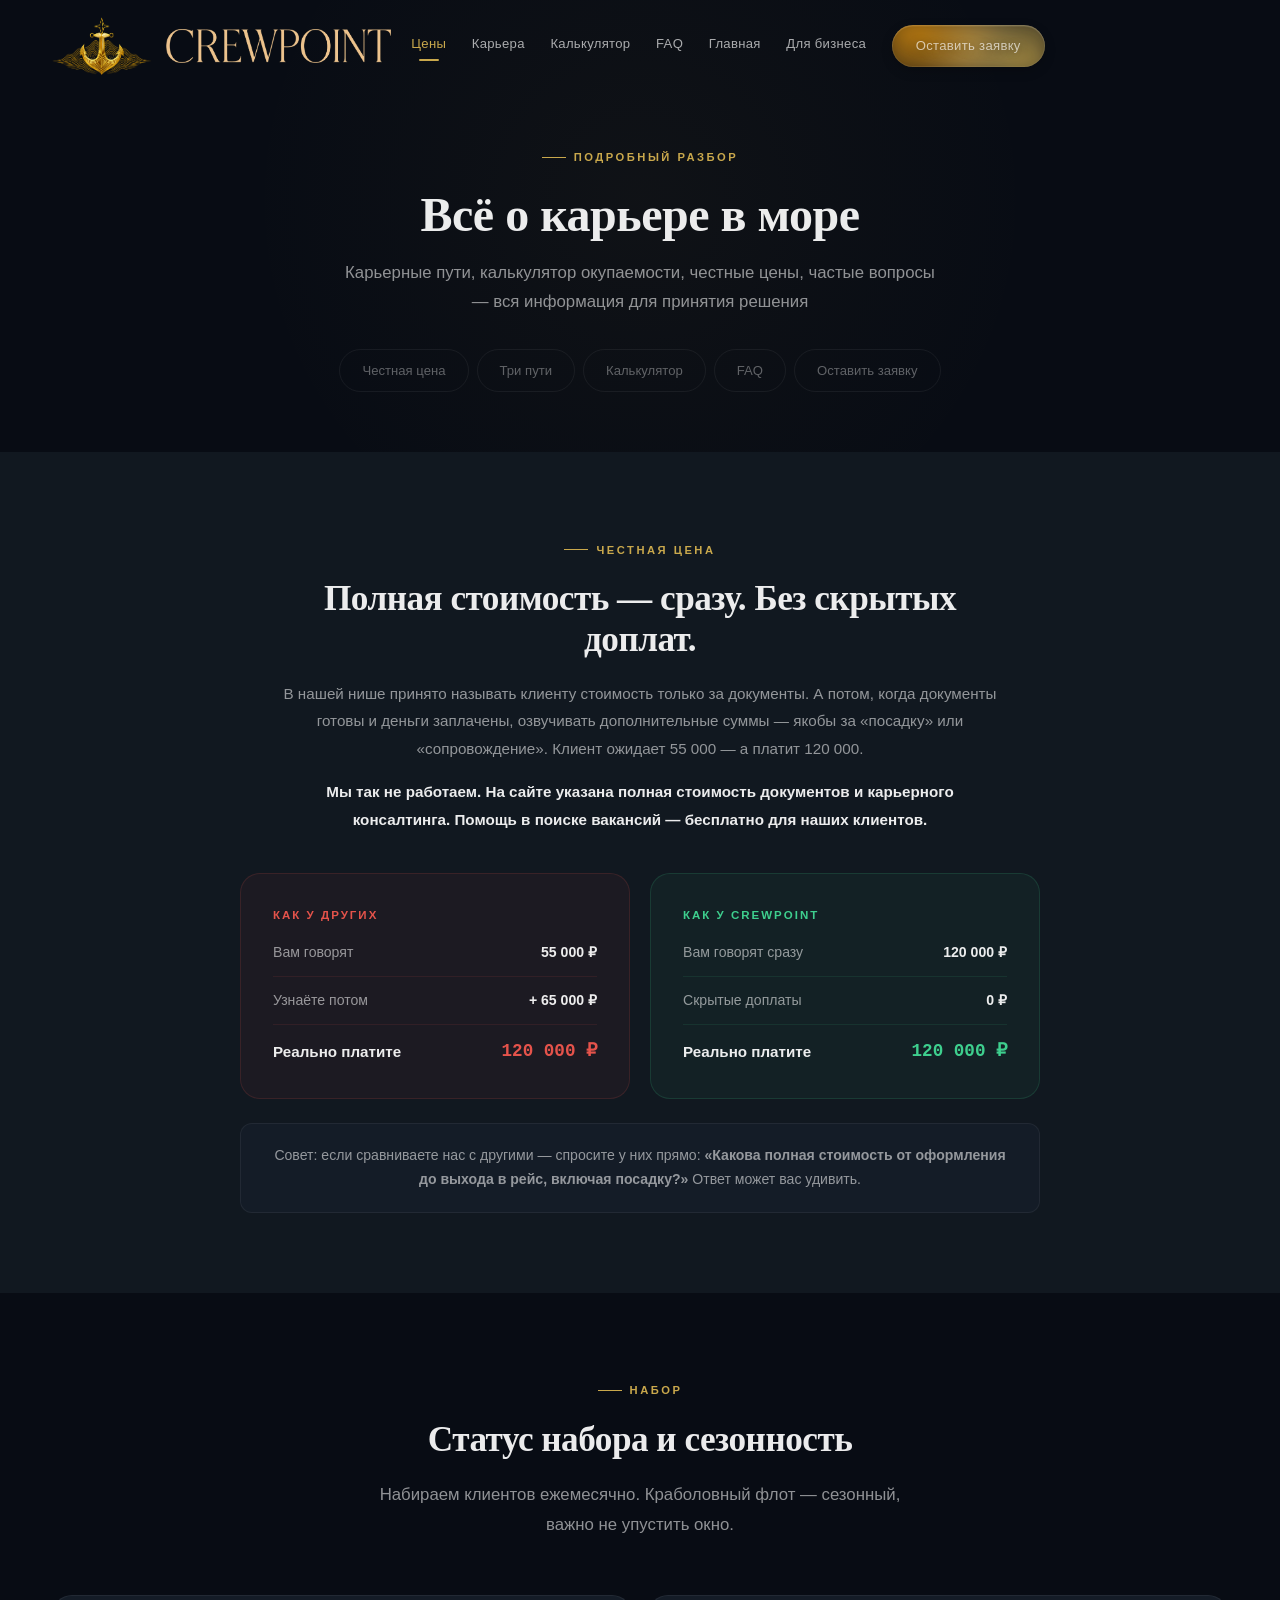
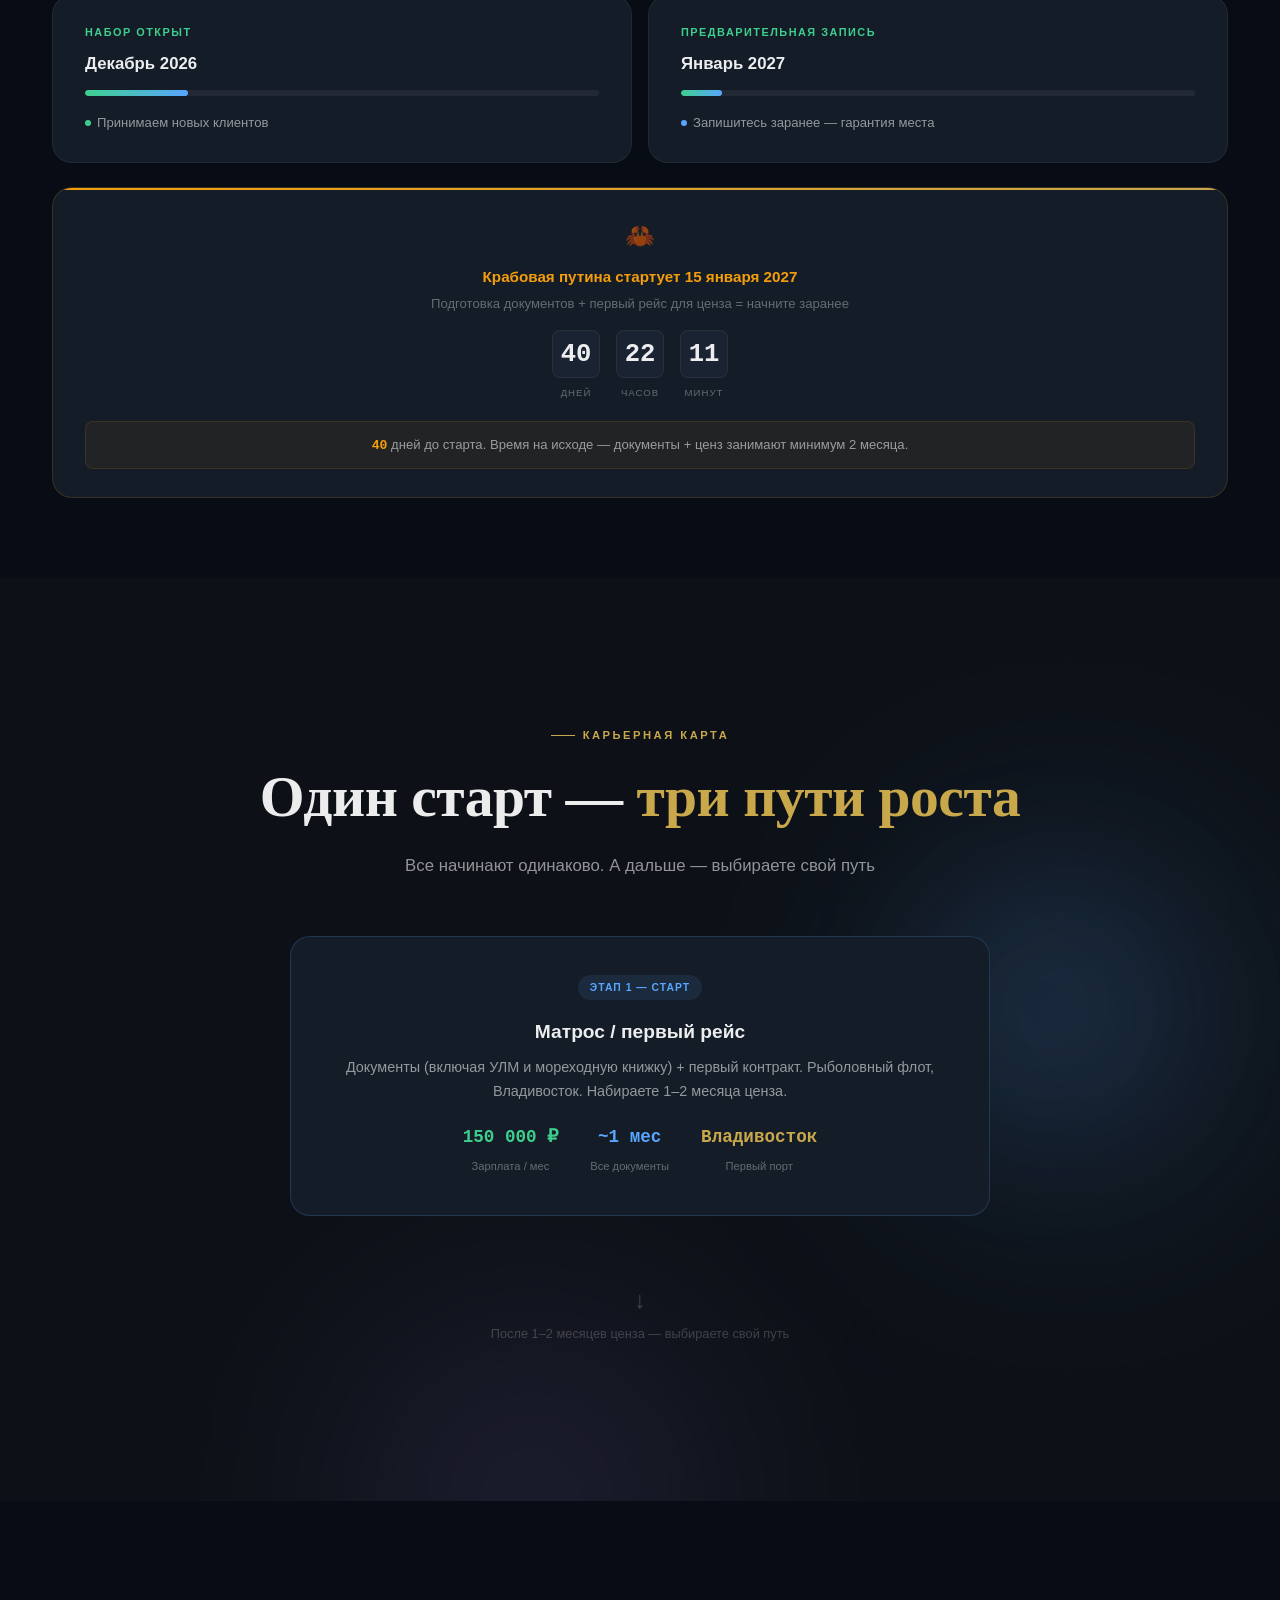
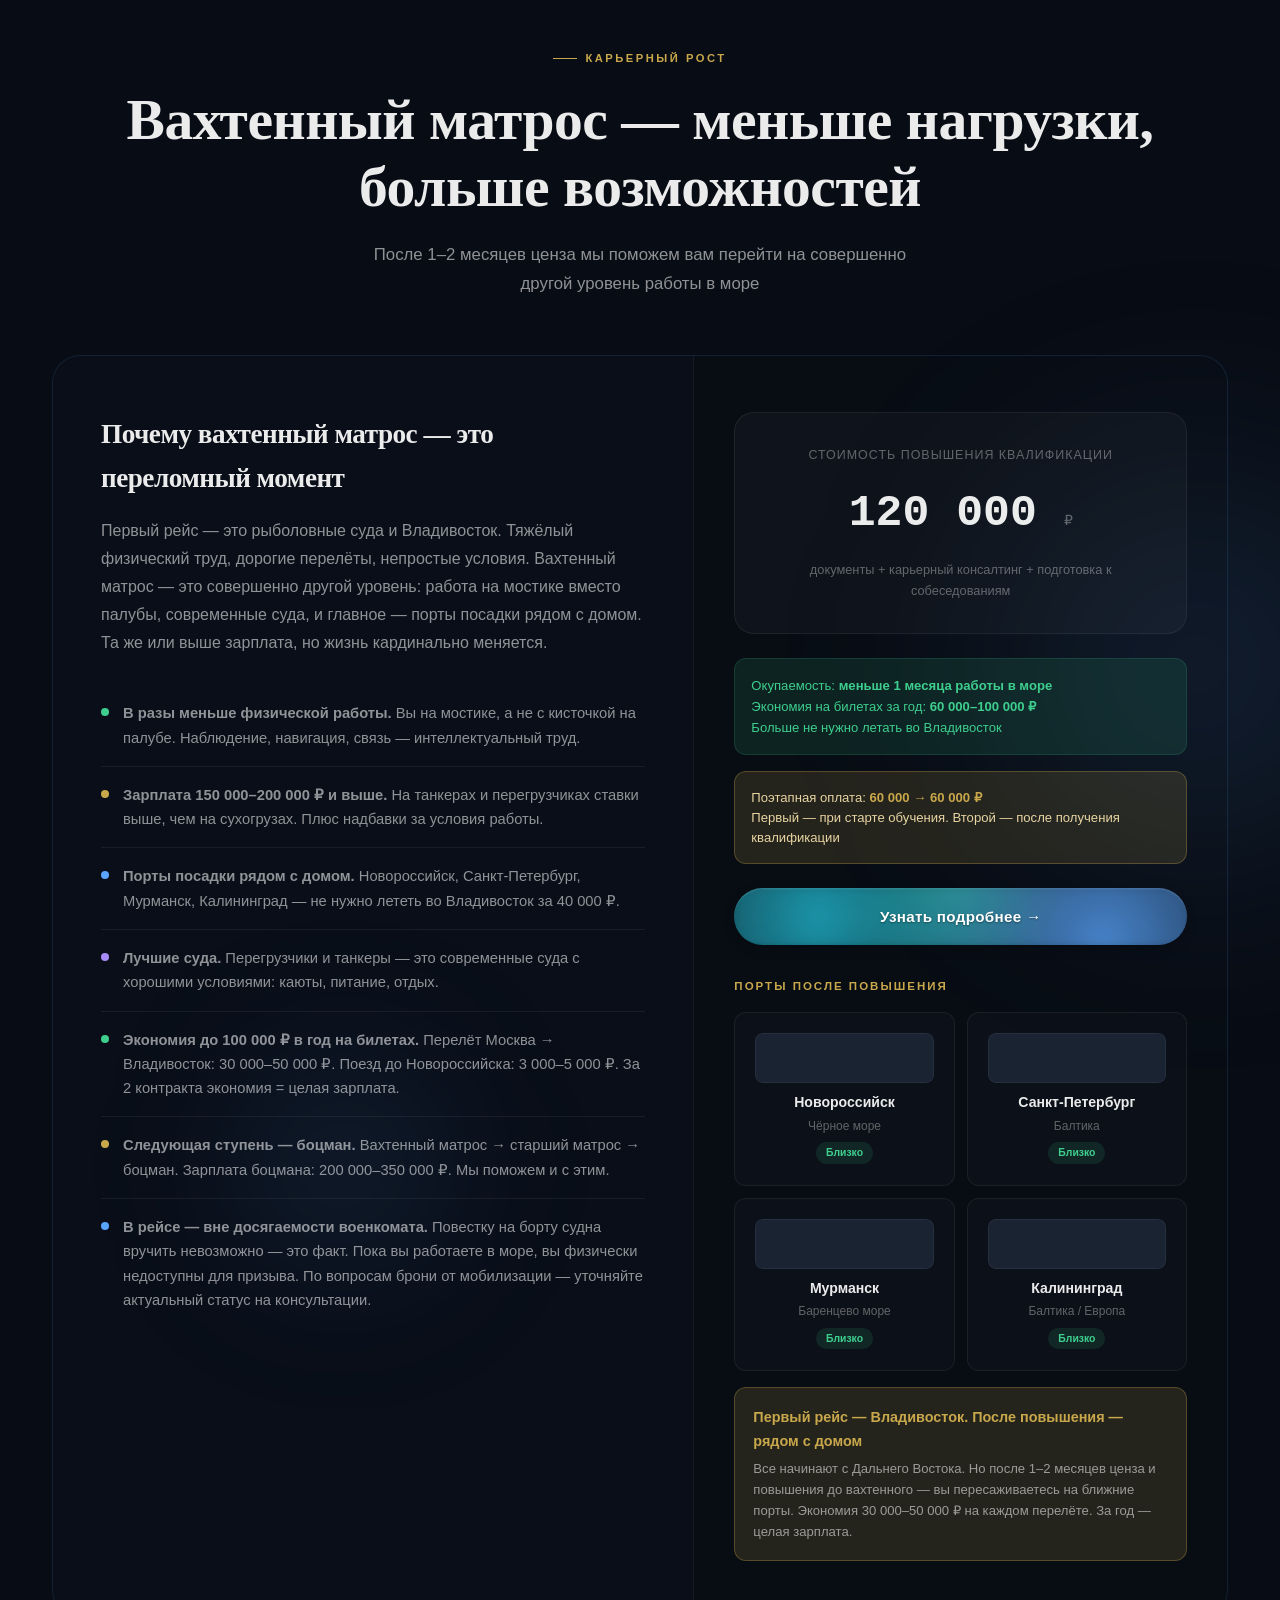
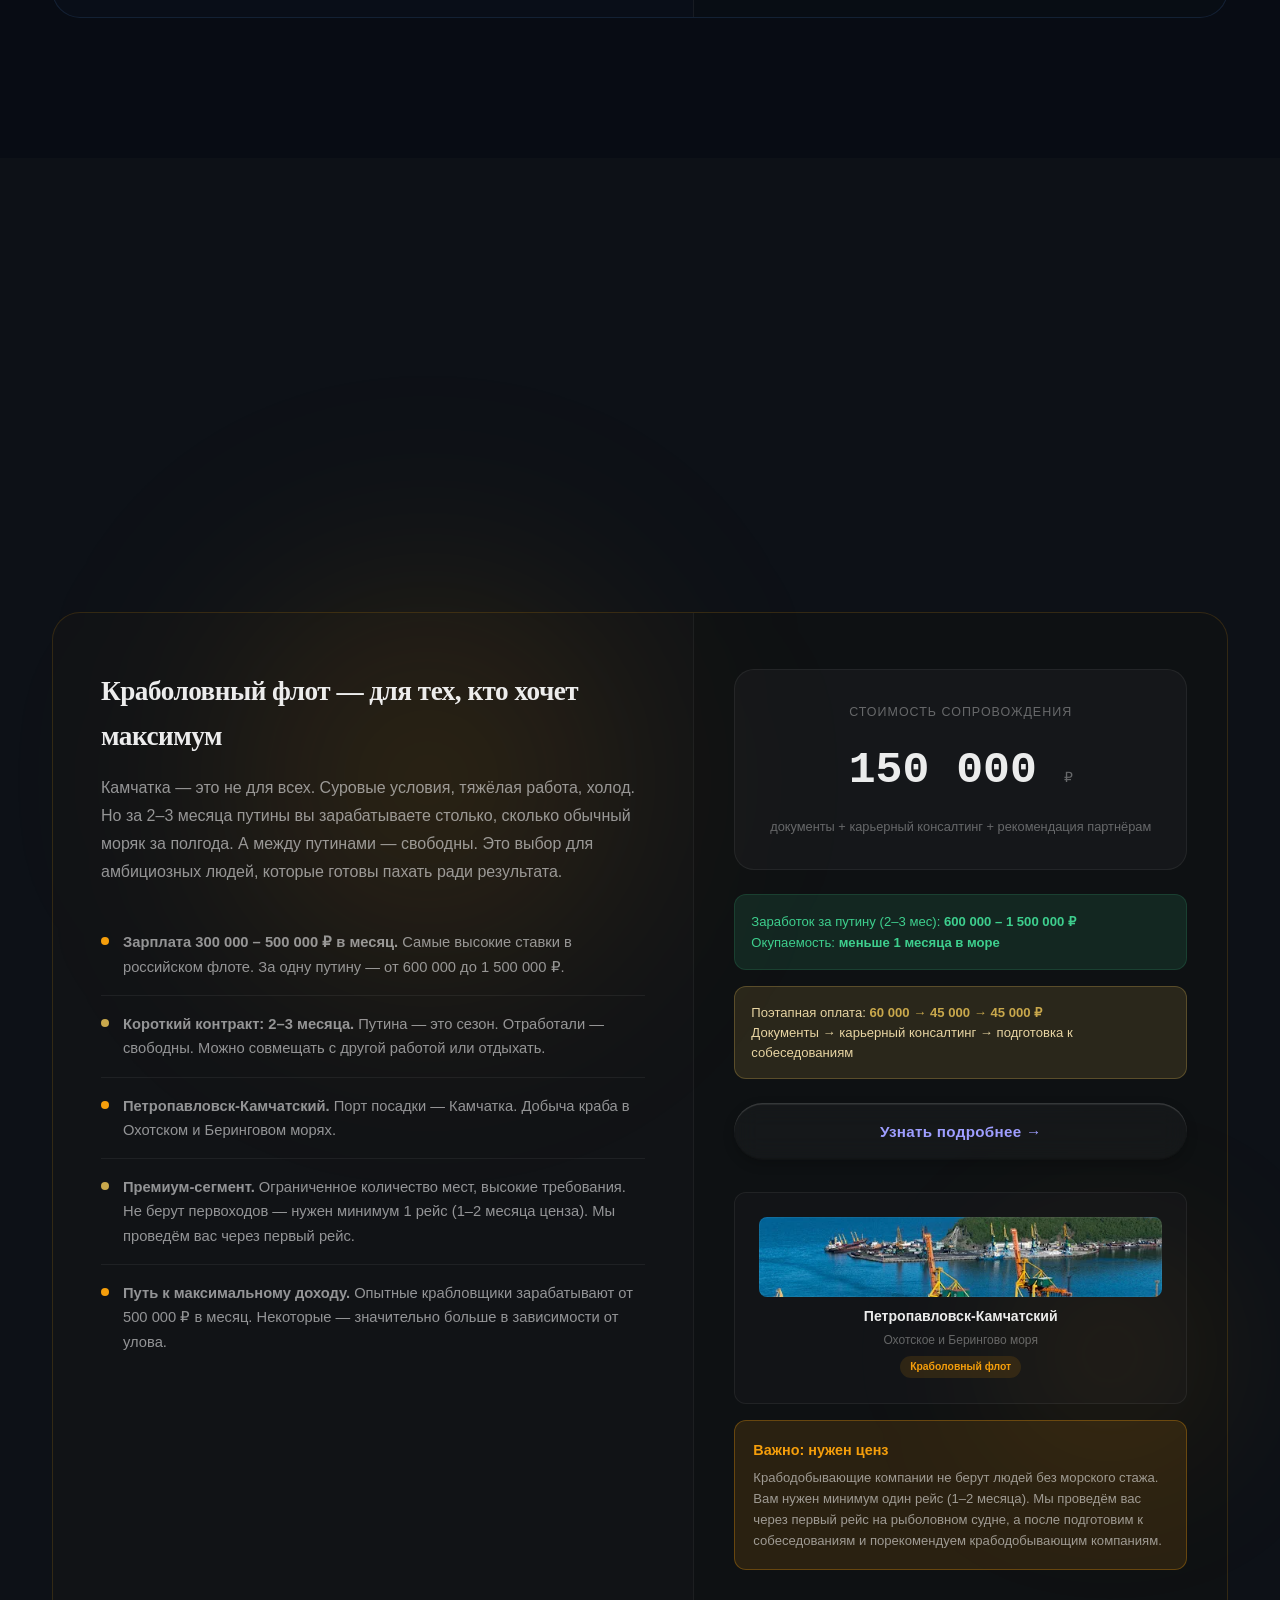
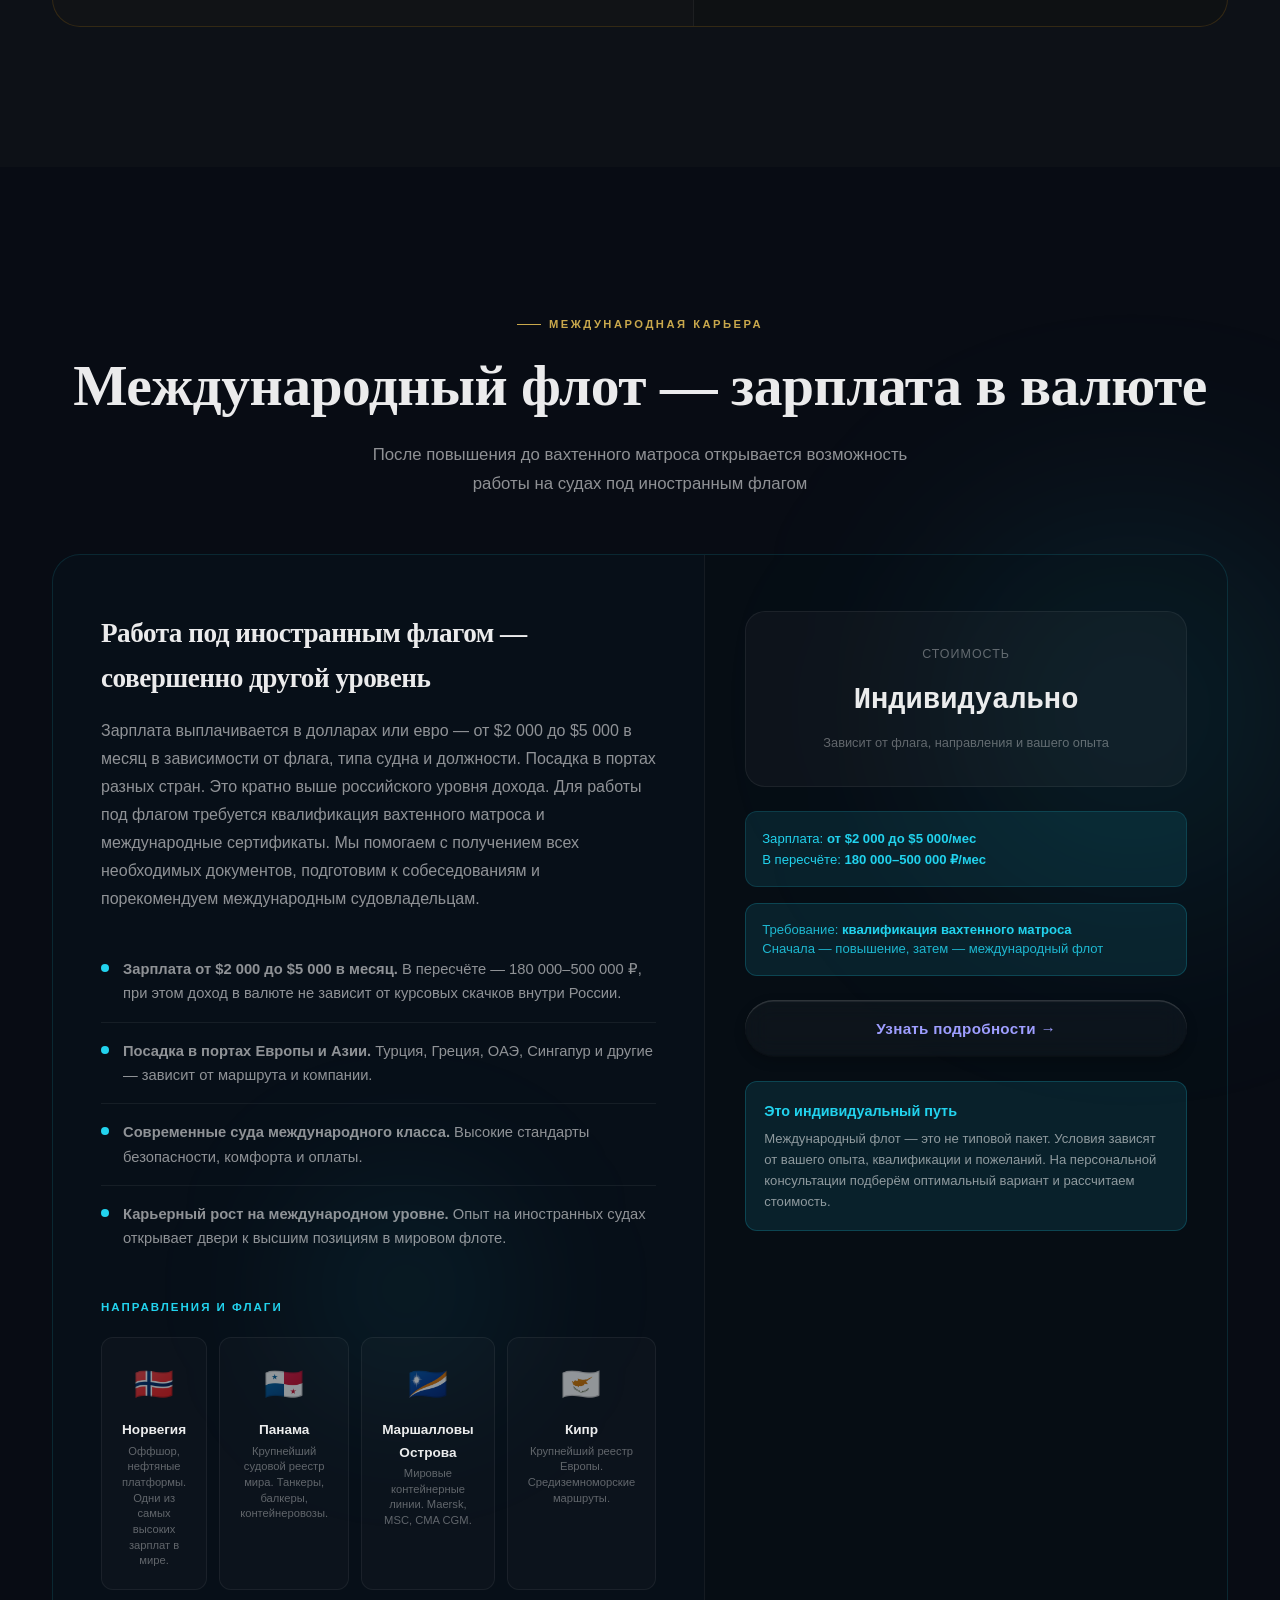
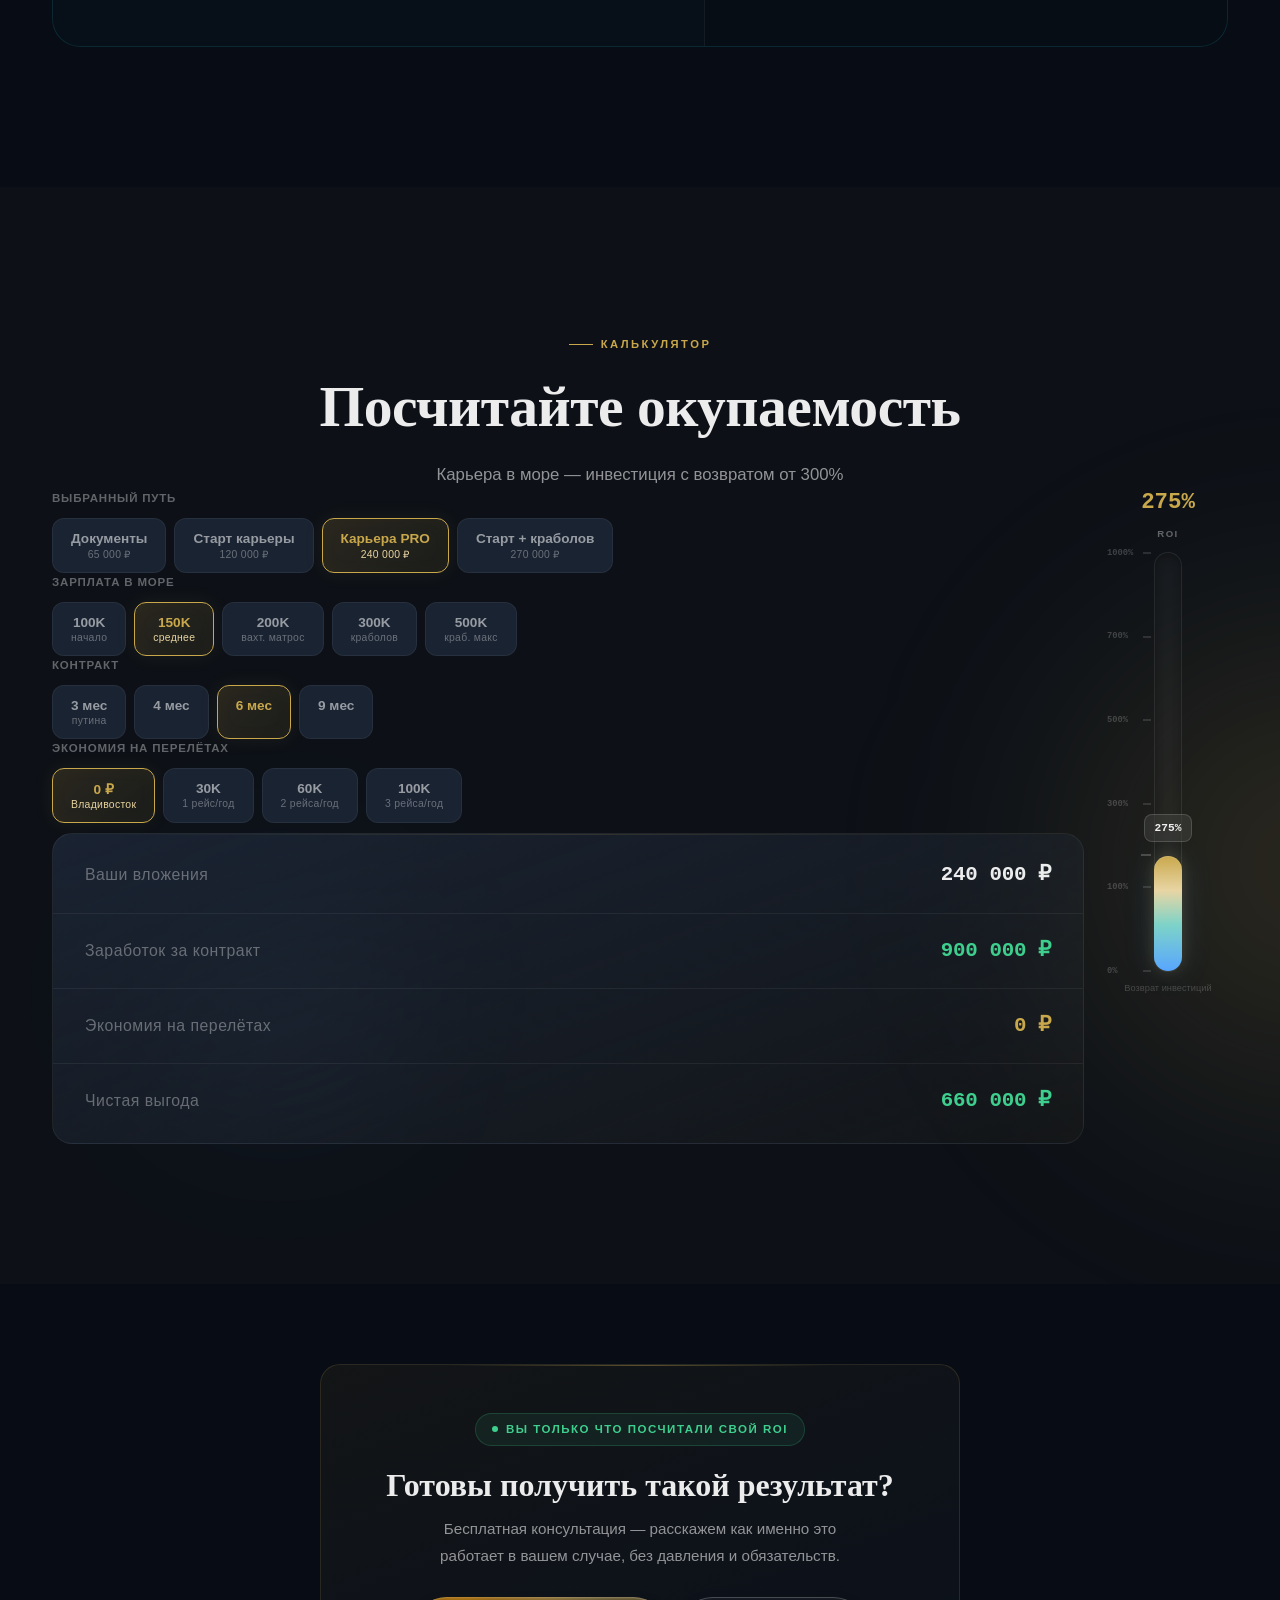
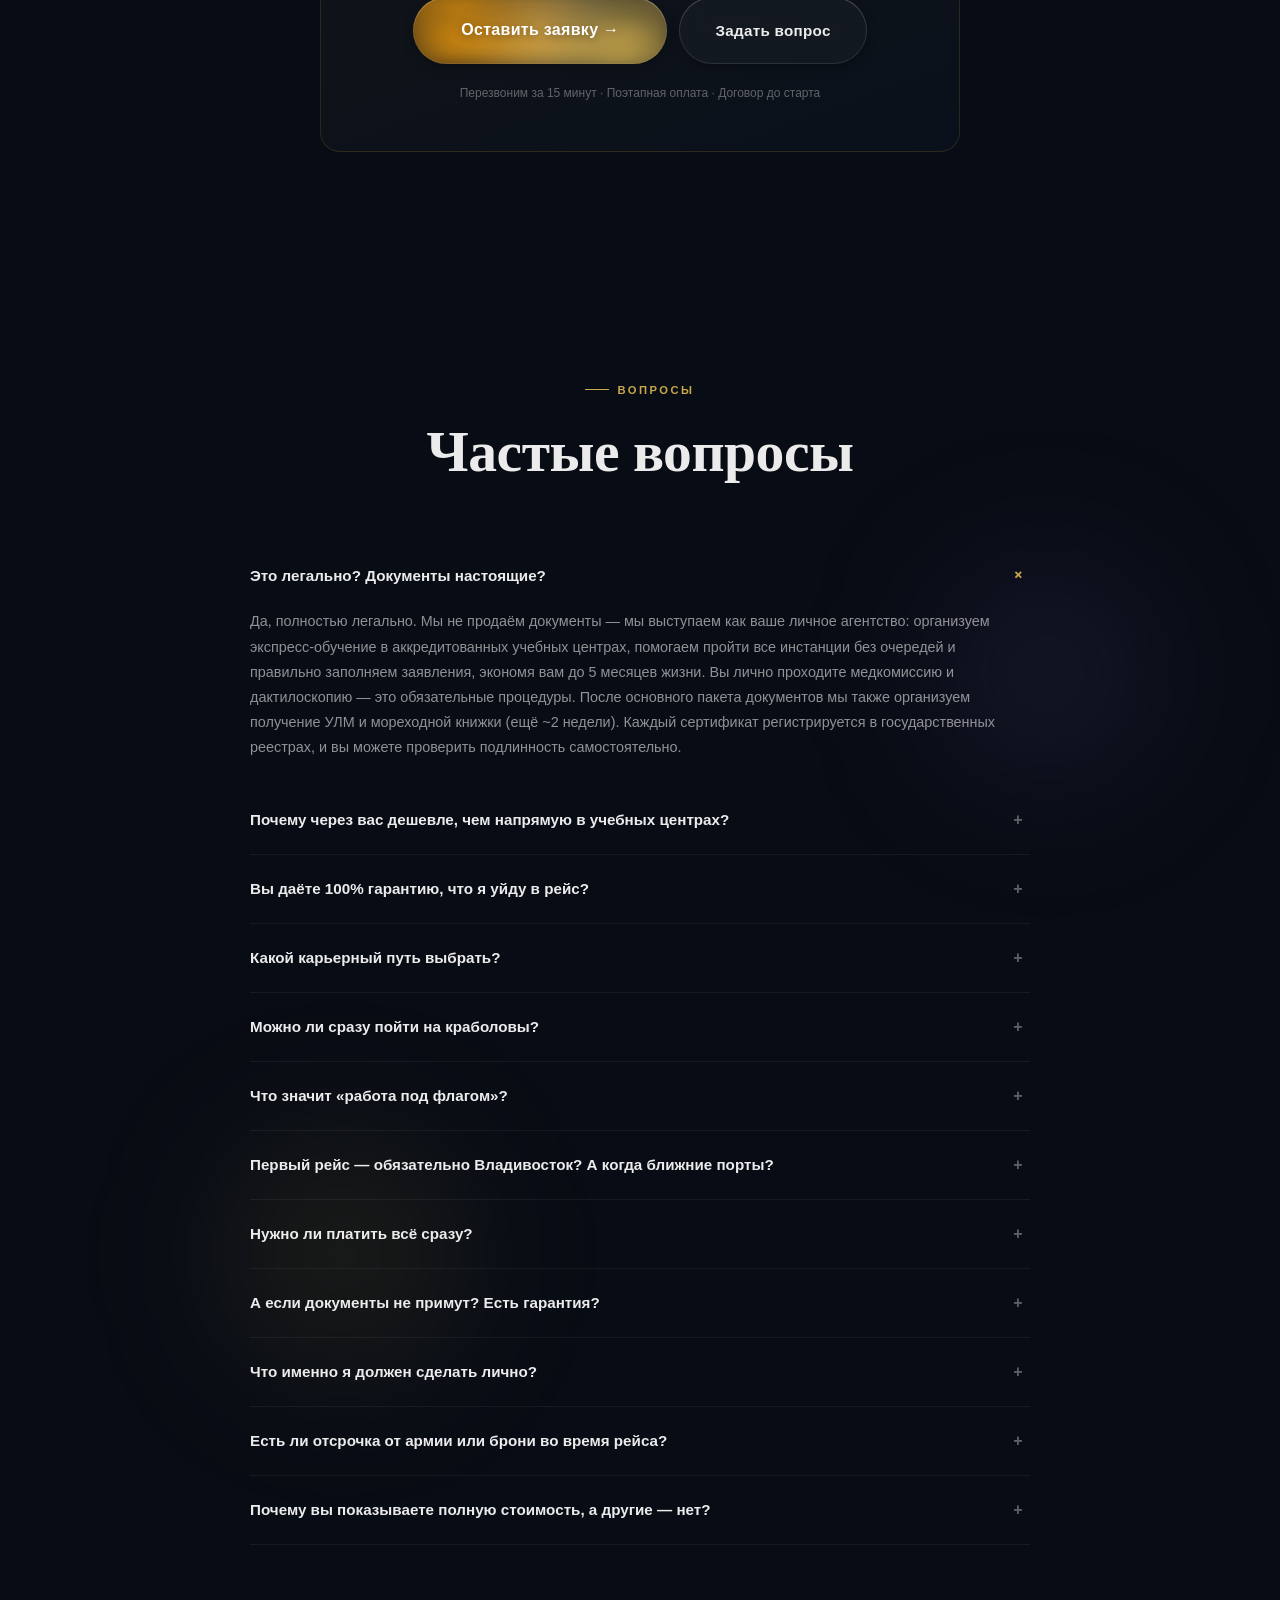
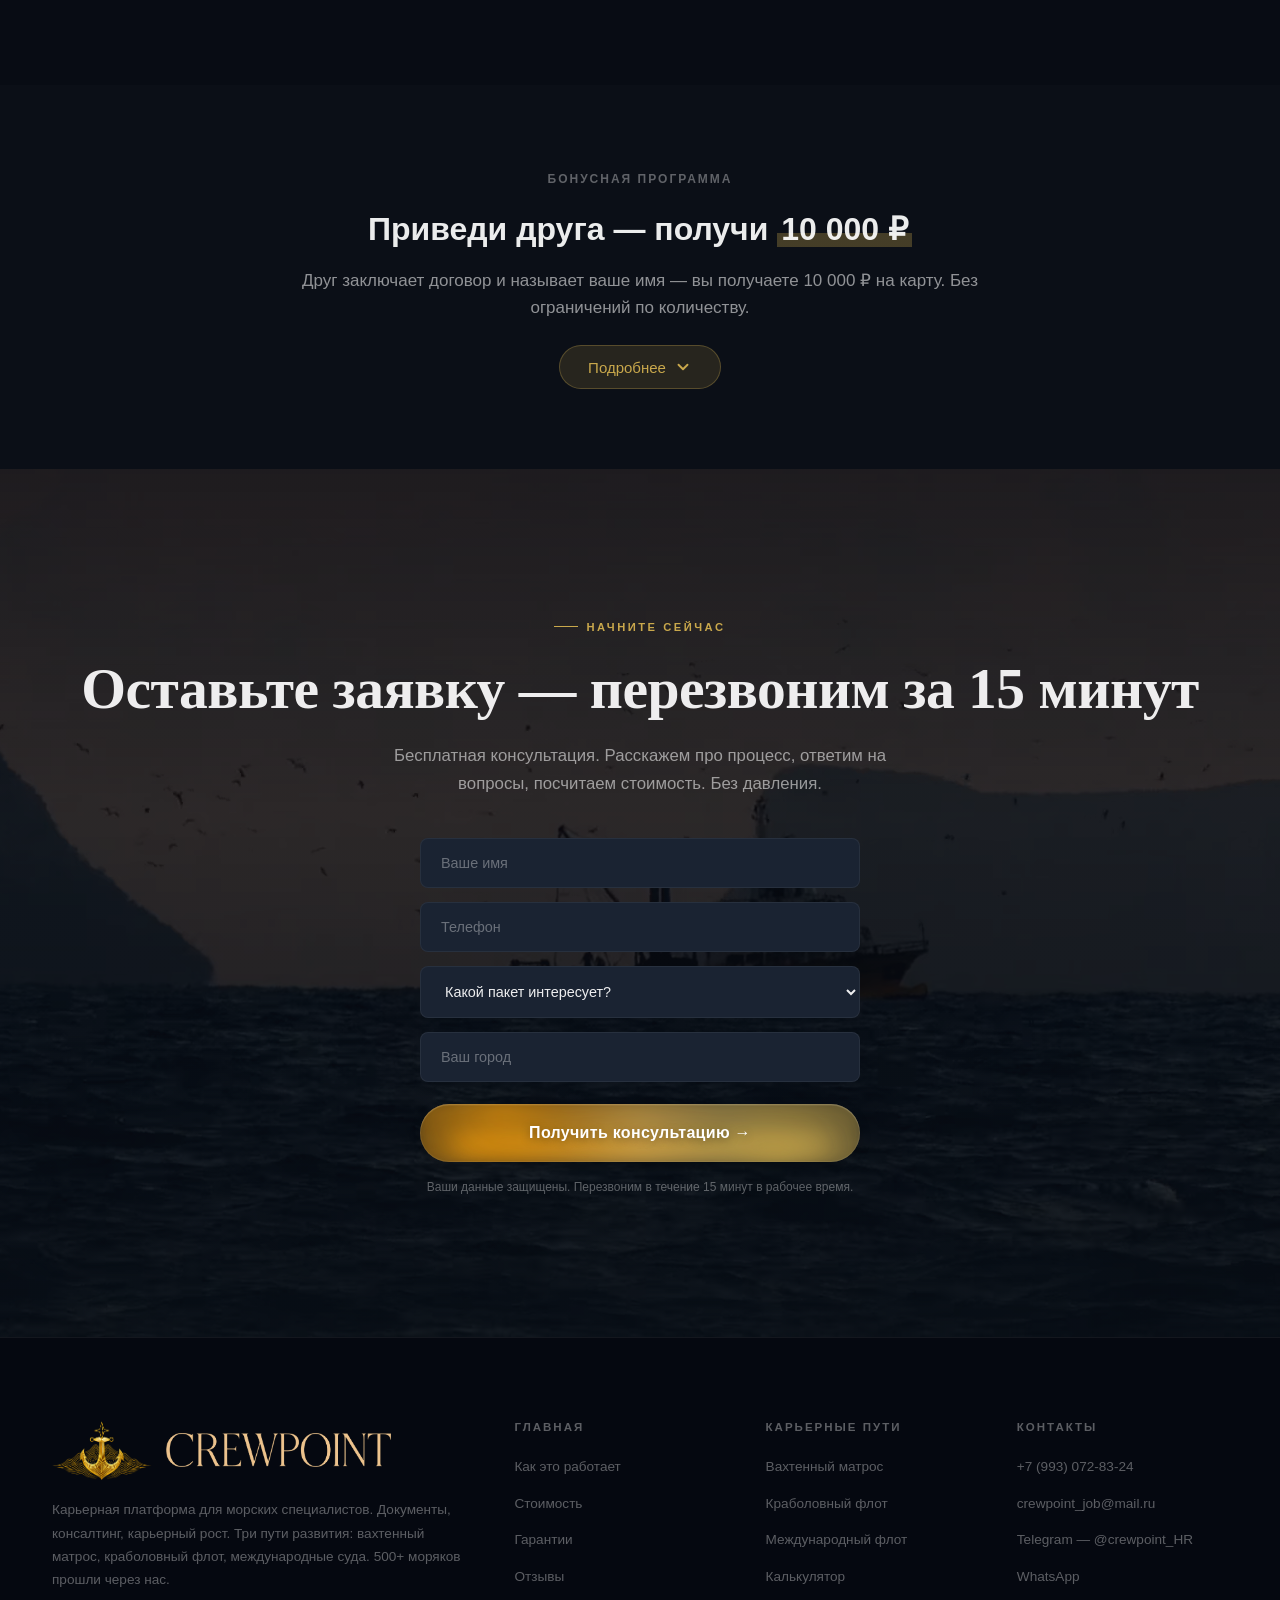
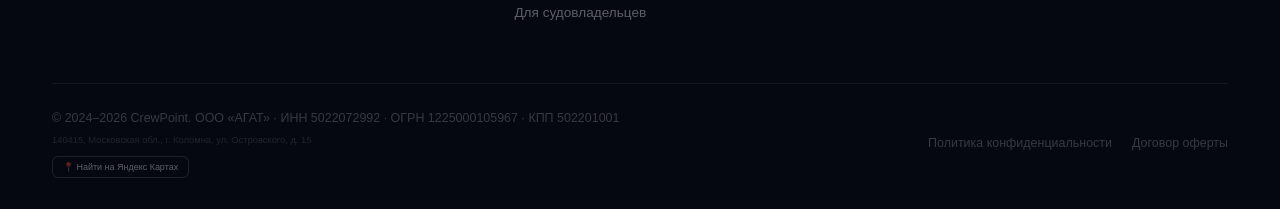
<file: details.html>
<!DOCTYPE html>
<html lang="ru">
<head>
<meta charset="UTF-8">
<meta name="viewport" content="width=device-width, initial-scale=1.0">
<title>CrewPoint — Карьерные пути, калькулятор и FAQ | Подробный разбор</title>
<meta name="description" content="Подробный разбор карьерных путей в море: вахтенный матрос, краболовный флот Камчатки, международные суда. Калькулятор окупаемости, FAQ, честные цены.">
<meta name="theme-color" content="#080C14"><meta name="color-scheme" content="dark">
<link rel="canonical" href="https://crewpoint-hr.github.io/details.html">
<meta property="og:type" content="website"><meta property="og:url" content="https://crewpoint-hr.github.io/details.html"><meta property="og:title" content="CrewPoint — Карьерные пути, калькулятор и FAQ"><meta property="og:description" content="Подробный разбор: вахтенный матрос, краболовный флот Камчатки, международные суда. Калькулятор окупаемости, честные цены, частые вопросы."><meta property="og:image" content="https://crewpoint-hr.github.io/assets/images/og-cover.png"><meta property="og:image:width" content="1200"><meta property="og:image:height" content="630"><meta property="og:locale" content="ru_RU"><meta property="og:site_name" content="CrewPoint">
<meta name="twitter:card" content="summary_large_image"><meta name="twitter:title" content="CrewPoint — Карьерные пути и калькулятор"><meta name="twitter:description" content="Три карьерных пути в море. Калькулятор окупаемости. FAQ. Честные цены без скрытых доплат."><meta name="twitter:image" content="https://crewpoint-hr.github.io/assets/images/og-cover.png">
<meta http-equiv="Content-Security-Policy"
  content="default-src 'self';
           script-src 'self';
           style-src 'self' 'unsafe-inline' https://fonts.googleapis.com;
           font-src https://fonts.gstatic.com;
           img-src 'self' data:;
           connect-src https://crewpoint-form.pubgdix.workers.dev;
           media-src 'self'">
<link rel="icon" type="image/png" sizes="96x96" href="favicon-96x96.png"><link rel="icon" type="image/x-icon" href="favicon.ico"><link rel="apple-touch-icon" sizes="180x180" href="apple-touch-icon.png"><link rel="manifest" href="site.webmanifest">
<link rel="preconnect" href="https://fonts.googleapis.com"><link rel="preconnect" href="https://fonts.gstatic.com" crossorigin>
<link href="https://fonts.googleapis.com/css2?family=Inter:wght@400;500;600;700&family=Playfair+Display:wght@800&family=JetBrains+Mono:wght@700&display=swap" rel="stylesheet"><link rel="stylesheet" href="assets/css/style.css">
<script type="application/ld+json">{"@context":"https://schema.org","@type":"FAQPage","mainEntity":[{"@type":"Question","name":"Это легально? Документы настоящие?","acceptedAnswer":{"@type":"Answer","text":"Да, полностью легально. Мы организуем экспресс-обучение в аккредитованных учебных центрах. Каждый сертификат регистрируется в государственных реестрах."}},{"@type":"Question","name":"Почему через вас дешевле, чем напрямую в учебных центрах?","acceptedAnswer":{"@type":"Answer","text":"Мы направляем в учебные центры большой поток клиентов ежемесячно и работаем на партнёрских условиях с оптовыми ценами."}},{"@type":"Question","name":"Вы даёте 100% гарантию, что я уйду в рейс?","acceptedAnswer":{"@type":"Answer","text":"Мы подготовим вас к собеседованиям, составим профессиональное CV и порекомендуем проверенным компаниям-партнёрам. Помощь в поиске вакансий бесплатна для наших клиентов."}},{"@type":"Question","name":"Какой карьерный путь выбрать?","acceptedAnswer":{"@type":"Answer","text":"Зависит от приоритетов. Комфорт — вахтенный матрос (150-200K). Максимальный заработок — краболовный флот Камчатки (300-500K). Международная карьера — суда под иностранным флагом ($2000-5000)."}},{"@type":"Question","name":"Нужно ли платить всё сразу?","acceptedAnswer":{"@type":"Answer","text":"Нет. Мы работаем с поэтапной оплатой. Вы платите за документы и карьерный консалтинг по мере получения конкретного результата. Помощь в поиске вакансий — бесплатно."}}]}</script>
</head>
<body>

<!-- ═══════════════════════════════════
     HEADER
     ═══════════════════════════════════ -->

<header class="header" id="header">
<div class="container">
<a href="index.html" class="logo"><img src="assets/images/logo-anchor.png" alt="CrewPoint" class="logo-icon" width="54" height="54"><img src="assets/images/logo-text.png" alt="CrewPoint" class="logo-name" height="28"></a>
<nav class="nav"><a href="#transparency">Цены</a><a href="#career-paths">Карьера</a><a href="#calc">Калькулятор</a><a href="#faq">FAQ</a><a href="index.html">Главная</a><a href="for-owners.html">Для бизнеса</a><a href="#form" class="btn btn--gold btn--sm">Оставить заявку</a></nav>
<button class="burger" id="burgerBtn" aria-label="Открыть меню" aria-expanded="false"><span></span><span></span><span></span></button>
</div>
</header>
<div class="mobile-menu" id="mobileMenu"><a href="#transparency">Честная цена</a><a href="#career-paths">Карьерная карта</a><a href="#calc">Калькулятор</a><a href="#faq">FAQ</a><a href="index.html">Главная</a><a href="for-owners.html">Для бизнеса</a><a href="#form" class="btn btn--gold">Оставить заявку</a></div>

<!-- ═══════════════════════════════════
     MINI HERO
     ═══════════════════════════════════ -->

<section class="mini-hero bg-dark text-center">
<div class="container">
<span class="label">Подробный разбор</span><h1>Всё о карьере в <span class="accent">море</span></h1><p>Карьерные пути, калькулятор окупаемости, честные цены, частые вопросы — вся информация для принятия решения</p>
<div class="mini-hero-nav"><a href="#transparency">Честная цена</a><a href="#career-paths">Три пути</a><a href="#calc">Калькулятор</a><a href="#faq">FAQ</a><a href="#form">Оставить заявку</a></div>
</div>
</section>

<!-- ═══════════════════════════════════
     TRANSPARENCY
     ═══════════════════════════════════ -->

<section class="section section--sm bg-panel" id="transparency">
<div class="container">
<div class="reveal text-center transparency-wrap">
<span class="label">Честная цена</span><h2 class="title title--sm">Полная стоимость — сразу. Без скрытых доплат.</h2>
<p class="transparency-desc">В нашей нише принято называть клиенту стоимость только за документы. А потом, когда документы готовы и деньги заплачены, озвучивать дополнительные суммы — якобы за «посадку» или «сопровождение». Клиент ожидает 55 000 — а платит 120 000.</p>
<p class="transparency-desc transparency-desc--bold">Мы так не работаем. На сайте указана полная стоимость документов и карьерного консалтинга. Помощь в поиске вакансий — бесплатно для наших клиентов.</p>
</div>
<div class="reveal transparency-compare">
<div class="transparency-grid">
<div class="t-card t-card--bad"><div class="t-heading text-red">Как у других</div><div class="t-rows"><div class="t-row t-row--line t-row--line-bad"><span class="t-text">Вам говорят</span><span class="t-value">55 000 ₽</span></div><div class="t-row t-row--line t-row--line-bad"><span class="t-text text-red">Узнаёте потом</span><span class="t-value text-red">+ 65 000 ₽</span></div><div class="t-row"><span class="t-total">Реально платите</span><span class="t-total-mono text-red">120 000 ₽</span></div></div></div>
<div class="t-card t-card--good"><div class="t-heading text-green">Как у CrewPoint</div><div class="t-rows"><div class="t-row t-row--line t-row--line-good"><span class="t-text">Вам говорят сразу</span><span class="t-value">120 000 ₽</span></div><div class="t-row t-row--line t-row--line-good"><span class="t-text text-green">Скрытые доплаты</span><span class="t-value text-green">0 ₽</span></div><div class="t-row"><span class="t-total">Реально платите</span><span class="t-total-mono text-green">120 000 ₽</span></div></div></div>
</div>
<div class="transparency-advice reveal"><p>Совет: если сравниваете нас с другими — спросите у них прямо: <strong>«Какова полная стоимость от оформления до выхода в рейс, включая посадку?»</strong> Ответ может вас удивить.</p></div>
</div>
</div>
</section>

<!-- ═══════════════════════════════════
     НАБОР И СЕЗОННОСТЬ
     ═══════════════════════════════════ -->

<section class="section section--sm bg-dark">
<div class="container">
<div class="reveal text-center"><span class="label">Набор</span><h2 class="title title--sm">Статус набора и сезонность</h2><p class="subtitle">Набираем клиентов ежемесячно. Краболовный флот — сезонный, важно не упустить окно.</p></div>
<div class="cohort-banner reveal"><div class="cohort-card" id="cohortCurrent"></div><div class="cohort-card" id="cohortNext"></div></div>
<div class="season-box reveal" id="seasonBox"></div>
</div>
</section>

<!-- ═══════════════════════════════════
     CAREER PATHS — DETAILED
     ═══════════════════════════════════ -->

<section class="section bg-navy" id="career-paths">
<div class="container">
<div class="reveal text-center"><span class="label">Карьерная карта</span><h2 class="title">Один старт — <span class="accent">три пути роста</span></h2><p class="subtitle">Все начинают одинаково. А дальше — выбираете свой путь</p></div>
<div class="career-map reveal">
<div class="career-start">
<span class="branch-badge badge-blue">Этап 1 — Старт</span><h3>Матрос / первый рейс</h3><p>Документы (включая УЛМ и мореходную книжку) + первый контракт. Рыболовный флот, Владивосток. Набираете 1–2 месяца ценза.</p>
<div class="stage-stats"><div class="s-stat"><span class="s-val text-green">150 000 ₽</span><span class="s-lbl">Зарплата / мес</span></div><div class="s-stat"><span class="s-val text-blue">~1 мес</span><span class="s-lbl">Все документы</span></div><div class="s-stat"><span class="s-val text-gold">Владивосток</span><span class="s-lbl">Первый порт</span></div></div>
</div>
<div class="career-arrow-center"><span>&#8595;</span>После 1–2 месяцев ценза — выбираете свой путь</div>
</div>
</div>
</section>

<!-- ═══════════════════════════════════
     PATH COMFORT
     ═══════════════════════════════════ -->

<section class="section bg-dark" id="path-comfort">
<div class="container">
<div class="reveal text-center"><span class="label">Карьерный рост</span><h2 class="title">Вахтенный матрос — меньше нагрузки, больше возможностей</h2><p class="subtitle">После 1–2 месяцев ценза мы поможем вам перейти на совершенно другой уровень работы в море</p></div>
<div class="path-box path-box--blue reveal">
<div class="path-inner">
<div class="path-content">
<h3>Почему вахтенный матрос — это переломный момент</h3>
<p class="p-desc">Первый рейс — это рыболовные суда и Владивосток. Тяжёлый физический труд, дорогие перелёты, непростые условия. Вахтенный матрос — это совершенно другой уровень: работа на мостике вместо палубы, современные суда, и главное — порты посадки рядом с домом. Та же или выше зарплата, но жизнь кардинально меняется.</p>
<ul class="path-benefits">
<li><span class="bdot bdot-green"></span><div><strong>В разы меньше физической работы.</strong> Вы на мостике, а не с кисточкой на палубе. Наблюдение, навигация, связь — интеллектуальный труд.</div></li>
<li><span class="bdot bdot-gold"></span><div><strong>Зарплата 150 000–200 000 ₽ и выше.</strong> На танкерах и перегрузчиках ставки выше, чем на сухогрузах. Плюс надбавки за условия работы.</div></li>
<li><span class="bdot bdot-blue"></span><div><strong>Порты посадки рядом с домом.</strong> Новороссийск, Санкт-Петербург, Мурманск, Калининград — не нужно лететь во Владивосток за 40 000 ₽.</div></li>
<li><span class="bdot bdot-purple"></span><div><strong>Лучшие суда.</strong> Перегрузчики и танкеры — это современные суда с хорошими условиями: каюты, питание, отдых.</div></li>
<li><span class="bdot bdot-green"></span><div><strong>Экономия до 100 000 ₽ в год на билетах.</strong> Перелёт Москва → Владивосток: 30 000–50 000 ₽. Поезд до Новороссийска: 3 000–5 000 ₽. За 2 контракта экономия = целая зарплата.</div></li>
<li><span class="bdot bdot-gold"></span><div><strong>Следующая ступень — боцман.</strong> Вахтенный матрос → старший матрос → боцман. Зарплата боцмана: 200 000–350 000 ₽. Мы поможем и с этим.</div></li>
<li><span class="bdot bdot-blue"></span><div><strong>В рейсе — вне досягаемости военкомата.</strong> Повестку на борту судна вручить невозможно — это факт. Пока вы работаете в море, вы физически недоступны для призыва. По вопросам брони от мобилизации — уточняйте актуальный статус на консультации.</div></li>
</ul>
</div>
<div class="path-sidebar">
<div class="price-box"><p class="price-label">Стоимость повышения квалификации</p><div class="price-value">120 000 <span>₽</span></div><p class="price-note">документы + карьерный консалтинг + подготовка к собеседованиям</p></div>
<div class="roi-box"><p>Окупаемость: <strong>меньше 1 месяца работы в море</strong></p><p>Экономия на билетах за год: <strong>60 000–100 000 ₽</strong></p><p>Больше не нужно летать во Владивосток</p></div>
<div class="inst-box"><p>Поэтапная оплата: <strong>60 000 → 60 000 ₽</strong></p><p>Первый — при старте обучения. Второй — после получения квалификации</p></div>
<a href="#form" class="btn btn--primary btn--full">Узнать подробнее &rarr;</a>
<p class="geo-title">Порты после повышения</p>
<div class="geo-grid">
<div class="geo-card"><div class="geo-card-img photo-frame"><img src="assets/images/port-novorossiysk.webp" alt="Новороссийск" class="photo" loading="lazy" width="300" height="100" decoding="async"></div><h4>Новороссийск</h4><p>Чёрное море</p><span class="geo-tag">Близко</span></div>
<div class="geo-card"><div class="geo-card-img photo-frame"><img src="assets/images/port-spb.webp" alt="Санкт-Петербург" class="photo" loading="lazy" width="300" height="100" decoding="async"></div><h4>Санкт-Петербург</h4><p>Балтика</p><span class="geo-tag">Близко</span></div>
<div class="geo-card"><div class="geo-card-img photo-frame"><img src="assets/images/port-murmansk.webp" alt="Мурманск" class="photo" loading="lazy" width="300" height="100" decoding="async"></div><h4>Мурманск</h4><p>Баренцево море</p><span class="geo-tag">Близко</span></div>
<div class="geo-card"><div class="geo-card-img photo-frame"><img src="assets/images/port-kaliningrad.webp" alt="Калининград" class="photo" loading="lazy" width="300" height="100" decoding="async"></div><h4>Калининград</h4><p>Балтика / Европа</p><span class="geo-tag">Близко</span></div>
</div>
<div class="geo-saving"><h4>Первый рейс — Владивосток. После повышения — рядом с домом</h4><p>Все начинают с Дальнего Востока. Но после 1–2 месяцев ценза и повышения до вахтенного — вы пересаживаетесь на ближние порты. Экономия 30 000–50 000 ₽ на каждом перелёте. За год — целая зарплата.</p></div>
</div>
</div>
</div>
</div>
</section>

<!-- ═══════════════════════════════════
     PATH CAPITAL
     ═══════════════════════════════════ -->

<section class="section bg-navy" id="path-capital">
<div class="container">
<div class="reveal text-center"><span class="label">Максимальный заработок</span><h2 class="title">Краболовный флот Камчатки — <span class="accent">до 500 000 ₽ в месяц</span></h2><p class="subtitle">Самые высокооплачиваемые позиции в российском флоте. Короткие путины, серьёзные деньги.</p></div>
<div class="path-box path-box--orange reveal">
<div class="path-inner">
<div class="path-content">
<h3>Краболовный флот — для тех, кто хочет максимум</h3>
<p class="p-desc">Камчатка — это не для всех. Суровые условия, тяжёлая работа, холод. Но за 2–3 месяца путины вы зарабатываете столько, сколько обычный моряк за полгода. А между путинами — свободны. Это выбор для амбициозных людей, которые готовы пахать ради результата.</p>
<ul class="path-benefits">
<li><span class="bdot bdot-orange"></span><div><strong>Зарплата 300 000 – 500 000 ₽ в месяц.</strong> Самые высокие ставки в российском флоте. За одну путину — от 600 000 до 1 500 000 ₽.</div></li>
<li><span class="bdot bdot-gold"></span><div><strong>Короткий контракт: 2–3 месяца.</strong> Путина — это сезон. Отработали — свободны. Можно совмещать с другой работой или отдыхать.</div></li>
<li><span class="bdot bdot-orange"></span><div><strong>Петропавловск-Камчатский.</strong> Порт посадки — Камчатка. Добыча краба в Охотском и Беринговом морях.</div></li>
<li><span class="bdot bdot-gold"></span><div><strong>Премиум-сегмент.</strong> Ограниченное количество мест, высокие требования. Не берут первоходов — нужен минимум 1 рейс (1–2 месяца ценза). Мы проведём вас через первый рейс.</div></li>
<li><span class="bdot bdot-orange"></span><div><strong>Путь к максимальному доходу.</strong> Опытные крабловщики зарабатывают от 500 000 ₽ в месяц. Некоторые — значительно больше в зависимости от улова.</div></li>
</ul>
</div>
<div class="path-sidebar">
<div class="price-box"><p class="price-label">Стоимость сопровождения</p><div class="price-value">150 000 <span>₽</span></div><p class="price-note">документы + карьерный консалтинг + рекомендация партнёрам</p></div>
<div class="roi-box"><p>Заработок за путину (2–3 мес): <strong>600 000 – 1 500 000 ₽</strong></p><p>Окупаемость: <strong>меньше 1 месяца в море</strong></p></div>
<div class="inst-box"><p>Поэтапная оплата: <strong>60 000 → 45 000 → 45 000 ₽</strong></p><p>Документы → карьерный консалтинг → подготовка к собеседованиям</p></div>
<a href="#form" class="btn btn--orange btn--full">Узнать подробнее &rarr;</a>
<div class="geo-card geo-card--standalone"><div class="geo-card-img geo-card-img--tall photo-frame"><img src="assets/images/kamchatka-port.webp" alt="Петропавловск-Камчатский" class="photo" loading="lazy" width="300" height="160" decoding="async"></div><h4>Петропавловск-Камчатский</h4><p>Охотское и Берингово моря</p><span class="geo-tag geo-tag--orange">Краболовный флот</span></div>
<div class="geo-saving geo-saving--orange"><h4>Важно: нужен ценз</h4><p>Крабодобывающие компании не берут людей без морского стажа. Вам нужен минимум один рейс (1–2 месяца). Мы проведём вас через первый рейс на рыболовном судне, а после подготовим к собеседованиям и порекомендуем крабодобывающим компаниям.</p></div>
</div>
</div>
</div>
</div>
</section>

<!-- ═══════════════════════════════════
     PATH GLOBAL
     ═══════════════════════════════════ -->

<section class="section bg-dark" id="path-global">
<div class="container">
<div class="reveal text-center"><span class="label">Международная карьера</span><h2 class="title">Международный флот — зарплата в валюте</h2><p class="subtitle">После повышения до вахтенного матроса открывается возможность работы на судах под иностранным флагом</p></div>
<div class="path-box path-box--cyan reveal">
<div class="path-inner">
<div class="path-content">
<h3>Работа под иностранным флагом — совершенно другой уровень</h3>
<p class="p-desc">Зарплата выплачивается в долларах или евро — от $2 000 до $5 000 в месяц в зависимости от флага, типа судна и должности. Посадка в портах разных стран. Это кратно выше российского уровня дохода. Для работы под флагом требуется квалификация вахтенного матроса и международные сертификаты. Мы помогаем с получением всех необходимых документов, подготовим к собеседованиям и порекомендуем международным судовладельцам.</p>
<ul class="path-benefits">
<li><span class="bdot bdot-cyan"></span><div><strong>Зарплата от $2 000 до $5 000 в месяц.</strong> В пересчёте — 180 000–500 000 ₽, при этом доход в валюте не зависит от курсовых скачков внутри России.</div></li>
<li><span class="bdot bdot-cyan"></span><div><strong>Посадка в портах Европы и Азии.</strong> Турция, Греция, ОАЭ, Сингапур и другие — зависит от маршрута и компании.</div></li>
<li><span class="bdot bdot-cyan"></span><div><strong>Современные суда международного класса.</strong> Высокие стандарты безопасности, комфорта и оплаты.</div></li>
<li><span class="bdot bdot-cyan"></span><div><strong>Карьерный рост на международном уровне.</strong> Опыт на иностранных судах открывает двери к высшим позициям в мировом флоте.</div></li>
</ul>
<p class="geo-title geo-title--cyan">Направления и флаги</p>
<div class="flag-grid">
<div class="flag-card"><span class="flag-emoji">&#127475;&#127476;</span><h4>Норвегия</h4><p>Оффшор, нефтяные платформы. Одни из самых высоких зарплат в мире.</p></div>
<div class="flag-card"><span class="flag-emoji">&#127477;&#127462;</span><h4>Панама</h4><p>Крупнейший судовой реестр мира. Танкеры, балкеры, контейнеровозы.</p></div>
<div class="flag-card"><span class="flag-emoji">&#127474;&#127469;</span><h4>Маршалловы Острова</h4><p>Мировые контейнерные линии. Maersk, MSC, CMA CGM.</p></div>
<div class="flag-card"><span class="flag-emoji">&#127464;&#127486;</span><h4>Кипр</h4><p>Крупнейший реестр Европы. Средиземноморские маршруты.</p></div>
</div>
</div>
<div class="path-sidebar">
<div class="price-box"><p class="price-label">Стоимость</p><div class="price-value price-value--sm">Индивидуально</div><p class="price-note">Зависит от флага, направления и вашего опыта</p></div>
<div class="roi-box roi-box--cyan"><p>Зарплата: <strong>от $2 000 до $5 000/мес</strong></p><p>В пересчёте: <strong>180 000–500 000 ₽/мес</strong></p></div>
<div class="inst-box inst-box--cyan"><p>Требование: <strong>квалификация вахтенного матроса</strong></p><p>Сначала — повышение, затем — международный флот</p></div>
<a href="#form" class="btn btn--cyan btn--full">Узнать подробности &rarr;</a>
<div class="geo-saving geo-saving--cyan geo-saving--top"><h4>Это индивидуальный путь</h4><p>Международный флот — это не типовой пакет. Условия зависят от вашего опыта, квалификации и пожеланий. На персональной консультации подберём оптимальный вариант и рассчитаем стоимость.</p></div>
</div>
</div>
</div>
</div>
</section>

<!-- ═══════════════════════════════════
     CALCULATOR
     ═══════════════════════════════════ -->

<section class="section bg-navy" id="calc">
<div class="container">
<div class="reveal text-center"><span class="label">Калькулятор</span><h2 class="title">Посчитайте окупаемость</h2><p class="subtitle">Карьера в море — инвестиция с возвратом от 300%</p></div>
<div class="calc-box reveal">
<div class="calc-outer">
<div>
<div class="calc-grid">
<div>
<div class="calc-group"><label>Выбранный путь</label><div class="chip-group" id="chipPackage"><button class="chip" data-value="65000">Документы<span class="chip-sub">65 000 ₽</span></button><button class="chip" data-value="120000">Старт карьеры<span class="chip-sub">120 000 ₽</span></button><button class="chip active" data-value="240000">Карьера PRO<span class="chip-sub">240 000 ₽</span></button><button class="chip" data-value="270000">Старт + краболов<span class="chip-sub">270 000 ₽</span></button></div></div>
<div class="calc-group"><label>Зарплата в море</label><div class="chip-group" id="chipSalary"><button class="chip" data-value="100000">100K<span class="chip-sub">начало</span></button><button class="chip active" data-value="150000">150K<span class="chip-sub">среднее</span></button><button class="chip" data-value="200000">200K<span class="chip-sub">вахт. матрос</span></button><button class="chip" data-value="300000">300K<span class="chip-sub">краболов</span></button><button class="chip" data-value="500000">500K<span class="chip-sub">краб. макс</span></button></div></div>
<div class="calc-group"><label>Контракт</label><div class="chip-group" id="chipMonths"><button class="chip" data-value="3">3 мес<span class="chip-sub">путина</span></button><button class="chip" data-value="4">4 мес</button><button class="chip active" data-value="6">6 мес</button><button class="chip" data-value="9">9 мес</button></div></div>
<div class="calc-group" id="flightsGroup"><label>Экономия на перелётах</label><div class="chip-group" id="chipFlights"><button class="chip active" data-value="0">0 ₽<span class="chip-sub">Владивосток</span></button><button class="chip" data-value="30000">30K<span class="chip-sub">1 рейс/год</span></button><button class="chip" data-value="60000">60K<span class="chip-sub">2 рейса/год</span></button><button class="chip" data-value="100000">100K<span class="chip-sub">3 рейса/год</span></button></div><div class="flight-warning" id="flightWarning"></div></div>
</div>
<div>
<div class="calc-result">
<div class="calc-item"><div class="calc-label">Ваши вложения</div><div class="calc-val" id="calcInvestment">240 000 ₽</div></div>
<div class="calc-item"><div class="calc-label">Заработок за контракт</div><div class="calc-val calc-val--green" id="calcEarnings">900 000 ₽</div></div>
<div class="calc-item" id="calcSavingsRow"><div class="calc-label">Экономия на перелётах</div><div class="calc-val calc-val--gold" id="calcSavings">0 ₽</div></div>
<div class="calc-item calc-item--loss" id="calcLossRow" style="display:none"><div class="calc-label">Расходы на перелёты (в год)</div><div class="calc-val calc-val--red" id="calcLoss">-80 000 ₽</div></div>
<div class="calc-item"><div class="calc-label">Чистая выгода</div><div class="calc-val calc-val--green" id="calcProfit">660 000 ₽</div></div>
</div>
<div id="calcNoResult" class="calc-no-result" style="display:none"><div class="calc-no-icon">&#9888;</div><h4>Расчёт недоступен</h4><p>Пакет «Документы» не включает карьерный консалтинг и подготовку к собеседованиям. Вы получите документы, но искать работу придётся самостоятельно. Рассчитать окупаемость невозможно — результат зависит только от вас.</p><p class="calc-no-cta" id="selectProCta">Выбрать «Старт карьеры» для гарантированного результата &rarr;</p></div>
</div>
</div>
</div>
<div class="roi-gauge-sticky">
<div class="roi-gauge">
<div class="roi-gauge-value" id="roiGaugeValue">275%</div><div class="roi-gauge-label">ROI</div>
<div class="roi-gauge-track">
<div class="roi-gauge-fill" id="roiGaugeFill" style="height:27.5%"></div><div class="roi-gauge-marker" id="roiGaugeMarker" style="bottom:27.5%"><span class="roi-gauge-marker-value" id="roiMarkerText">275%</span></div><div class="roi-gauge-tick" id="roiGaugeTick" style="bottom:27.5%"></div>
<div class="roi-gauge-marks"><div class="roi-gauge-mark"><span class="roi-gauge-mark-label">1000%</span></div><div class="roi-gauge-mark"><span class="roi-gauge-mark-label">700%</span></div><div class="roi-gauge-mark"><span class="roi-gauge-mark-label">500%</span></div><div class="roi-gauge-mark"><span class="roi-gauge-mark-label">300%</span></div><div class="roi-gauge-mark"><span class="roi-gauge-mark-label">100%</span></div><div class="roi-gauge-mark"><span class="roi-gauge-mark-label">0%</span></div></div>
</div>
<div class="roi-gauge-caption">Возврат инвестиций</div>
</div>
</div>
</div>
</div>
</div>
</section>

<!-- ═══════════════════════════════════
     CALC CTA
     ═══════════════════════════════════ -->

<section class="section--sm bg-dark">
<div class="container">
<div class="reveal" style="max-width:640px;margin:0 auto;text-align:center;padding:48px 40px;background:linear-gradient(160deg,rgba(201,168,76,0.06),rgba(88,166,255,0.03));border:1px solid rgba(201,168,76,0.15);border-radius:20px;position:relative;overflow:hidden">
<div style="position:absolute;top:0;left:20%;right:20%;height:1px;background:linear-gradient(90deg,transparent,rgba(201,168,76,0.4),transparent)"></div>
<div style="display:inline-flex;align-items:center;gap:8px;padding:6px 16px;background:rgba(62,207,142,0.08);border:1px solid rgba(62,207,142,0.2);border-radius:100px;font-size:.72rem;font-weight:700;color:var(--green);letter-spacing:1.5px;text-transform:uppercase;margin-bottom:20px"><span style="width:6px;height:6px;border-radius:50%;background:var(--green);display:inline-block"></span> Вы только что посчитали свой ROI</div>
<h3 style="font-family:var(--font-serif);font-size:clamp(1.4rem,3vw,2rem);font-weight:800;color:var(--text-primary);line-height:1.2;margin-bottom:12px">Готовы получить такой результат?</h3>
<p style="font-size:.95rem;color:var(--text-secondary);line-height:1.75;margin-bottom:28px;max-width:440px;margin-left:auto;margin-right:auto">Бесплатная консультация — расскажем как именно это работает в вашем случае, без давления и обязательств.</p>
<div style="display:flex;gap:12px;justify-content:center;flex-wrap:wrap"><a href="#form" class="btn btn--gold btn--lg">Оставить заявку →</a><button class="btn btn--outline" id="calcCtaSheet">Задать вопрос</button></div>
<p style="margin-top:20px;font-size:.75rem;color:var(--text-muted)">Перезвоним за 15 минут · Поэтапная оплата · Договор до старта</p>
</div>
</div>
</section>

<!-- ═══════════════════════════════════
     FAQ
     ═══════════════════════════════════ -->

<section class="section bg-dark" id="faq">
<div class="container">
<div class="reveal text-center"><span class="label">Вопросы</span><h2 class="title">Частые вопросы</h2></div>
<div class="faq-list reveal" id="faqList">
<div class="faq-item active"><button class="faq-q">Это легально? Документы настоящие?<span class="faq-icon">+</span></button><div class="faq-a"><div class="faq-a-inner">Да, полностью легально. Мы не продаём документы — мы выступаем как ваше личное агентство: организуем экспресс-обучение в аккредитованных учебных центрах, помогаем пройти все инстанции без очередей и правильно заполняем заявления, экономя вам до 5 месяцев жизни. Вы лично проходите медкомиссию и дактилоскопию — это обязательные процедуры. После основного пакета документов мы также организуем получение УЛМ и мореходной книжки (ещё ~2 недели). Каждый сертификат регистрируется в государственных реестрах, и вы можете проверить подлинность самостоятельно.</div></div></div>
<div class="faq-item"><button class="faq-q">Почему через вас дешевле, чем напрямую в учебных центрах?<span class="faq-icon">+</span></button><div class="faq-a"><div class="faq-a-inner">Мы направляем в учебные центры большой поток клиентов ежемесячно и работаем на партнёрских условиях. Центр, принимая одного человека «с улицы», выставляет полную розничную стоимость. Мы обеспечиваем им стабильный поток — отсюда оптовые условия, которые транслируем вам.</div></div></div>
<div class="faq-item"><button class="faq-q">Вы даёте 100% гарантию, что я уйду в рейс?<span class="faq-icon">+</span></button><div class="faq-a"><div class="faq-a-inner">По закону окончательное решение о найме принимает судовладелец. Наша гарантия в другом: мы не бросаем вас после получения документов. Мы подготовим вас к собеседованиям, составим профессиональное CV и порекомендуем проверенным компаниям-партнёрам. Помощь в поиске вакансий — бесплатна для наших клиентов. Именно поэтому 78% выбирают пакет с карьерным сопровождением.</div></div></div>
<div class="faq-item"><button class="faq-q">Какой карьерный путь выбрать?<span class="faq-icon">+</span></button><div class="faq-a"><div class="faq-a-inner">Зависит от ваших приоритетов. Если важен комфорт, близость к дому и стабильность — выбирайте повышение до вахтенного матроса: ближние порты, лёгкая работа, 150–200K в месяц. Если хотите максимальный заработок и готовы к тяжёлой работе — краболовный флот Камчатки: 300 000+ ₽ в месяц, но суровые условия и короткие путины. Если мечтаете о международной карьере с зарплатой в валюте — путь через вахтенного матроса на суда под иностранным флагом. Многие наши клиенты комбинируют: сначала вахтенный для стабильности, потом краболов на сезон для заработка. На консультации подберём оптимальный план.</div></div></div>
<div class="faq-item"><button class="faq-q">Можно ли сразу пойти на краболовы?<span class="faq-icon">+</span></button><div class="faq-a"><div class="faq-a-inner">К сожалению, нет. Крабодобывающие компании не берут людей без морского стажа — это требование безопасности. Вам нужен минимум один рейс (1–2 месяца ценза). Мы проведём вас через первый рейс на рыболовном судне, а после набора ценза подготовим к собеседованиям и порекомендуем крабодобывающим компаниям Камчатки. Многие наши клиенты проходят этот путь за 3–4 месяца от нуля до краболова.</div></div></div>
<div class="faq-item"><button class="faq-q">Что значит «работа под флагом»?<span class="faq-icon">+</span></button><div class="faq-a"><div class="faq-a-inner">Это работа на судах, зарегистрированных под флагом иностранного государства — Норвегии, Панамы, Маршалловых Островов, Кипра и других. Зарплата выплачивается в валюте (доллары или евро) и составляет от $2 000 до $5 000 в месяц в зависимости от флага, типа судна и должности. Посадка — в портах разных стран. Для работы под флагом требуется квалификация вахтенного матроса и международные сертификаты. Мы помогаем с получением всех необходимых документов, подготовим к собеседованиям и порекомендуем международным судовладельцам.</div></div></div>
<div class="faq-item"><button class="faq-q">Первый рейс — обязательно Владивосток? А когда ближние порты?<span class="faq-icon">+</span></button><div class="faq-a"><div class="faq-a-inner">Да, большинство начинают с рыболовных судов на Дальнем Востоке — это стандартный вход в профессию. Но уже после 1–2 месяцев ценза вы можете пройти повышение до вахтенного матроса, и тогда открываются вакансии на перегрузчиках и танкерах с посадкой в Новороссийске, Санкт-Петербурге, Мурманске и Калининграде. Перелёт Москва → Владивосток стоит 30 000–50 000 ₽. Поезд до Новороссийска — 3 000 ₽. За 2 года экономия на одних билетах может составить стоимость автомобиля. Именно поэтому повышение квалификации — лучшая инвестиция после первого рейса.</div></div></div>
<div class="faq-item"><button class="faq-q">Нужно ли платить всё сразу?<span class="faq-icon">+</span></button><div class="faq-a"><div class="faq-a-inner">Нет. Мы работаем с поэтапной оплатой. Для пакета «Старт карьеры»: 60 000 ₽ при заключении договора (начинаем документы), 30 000 ₽ за карьерный консалтинг, 30 000 ₽ за подготовку к собеседованиям. Для «Карьера PRO» — те же три этапа плюс 120 000 ₽ за повышение квалификации после набора ценза. Каждый платёж привязан к конкретному результату.</div></div></div>
<div class="faq-item"><button class="faq-q">А если документы не примут? Есть гарантия?<span class="faq-icon">+</span></button><div class="faq-a"><div class="faq-a-inner">В договоре прописана ответственность за качество наших консалтинговых услуг. Если по нашей вине документы окажутся непригодными — возвращаем 100% оплаты. За 500+ моряков, прошедших через нас, таких случаев не было ни разу — все сертификаты получены через аккредитованные учебные центры и зарегистрированы в госреестрах.</div></div></div>
<div class="faq-item"><button class="faq-q">Что именно я должен сделать лично?<span class="faq-icon">+</span></button><div class="faq-a"><div class="faq-a-inner">Мы берём на себя максимум бюрократии: запись в учебные центры, бронирование времени, подготовку заявлений, координацию между инстанциями. Но есть процедуры, которые по закону требуют личного присутствия: прохождение медицинской комиссии и сдача биометрических данных (дактилоскопия). Мы организуем запись и подскажем, что нужно — вам останется только прийти в назначенное время.</div></div></div>
<div class="faq-item"><button class="faq-q">Есть ли отсрочка от армии или брони во время рейса?<span class="faq-icon">+</span></button><div class="faq-a"><div class="faq-a-inner">Во время рейса моряк физически находится на борту судна — вручить повестку на море невозможно. Это практический факт, не юридическая лазейка. После возвращения в порт обычные правила возобновляются. По вопросам оформления официальной брони от мобилизации — ситуация зависит от конкретного работодателя и флага судна; часть крупных судовладельцев оформляет бронь на экипаж в установленном порядке. Уточняйте актуальный статус на бесплатной консультации — подберём работодателя с учётом вашей ситуации.</div></div></div>
<div class="faq-item"><button class="faq-q">Почему вы показываете полную стоимость, а другие — нет?<span class="faq-icon">+</span></button><div class="faq-a"><div class="faq-a-inner">В нашей нише распространена практика озвучивать только стоимость документов (55 000 ₽), а дополнительные суммы за «сопровождение» или «посадку» (60 000–70 000 ₽) сообщать уже после оплаты первого этапа. Клиент думает что платит 55 000, а по факту платит 120 000. Формально это не обман — но полной картины вам заранее не дают. Мы принципиально работаем иначе: на сайте, в договоре и на консультации вы сразу видите полную стоимость документов и карьерного консалтинга. Помощь в поиске вакансий — бесплатно. Если сравниваете нас с другими — задайте им один вопрос: «Какова полная стоимость от оформления до выхода в рейс?» Ответ может отличаться от того что вам назвали изначально.</div></div></div>
</div>
</div>
</section>

<!-- ═══════════════════════════════════
     REFERRAL
     ═══════════════════════════════════ -->

<section class="referral" id="referral">
<div class="referral__container">
<div class="referral__badge">БОНУСНАЯ ПРОГРАММА</div><h2 class="referral__title">Приведи друга — получи <span class="referral__accent">10 000 ₽</span></h2><p class="referral__subtitle">Друг заключает договор и называет ваше имя — вы получаете 10 000 ₽ на карту. Без ограничений по количеству.</p>
<button class="referral__main-toggle" id="referralMainToggle"><span>Подробнее</span><svg class="referral__main-toggle-arrow" width="18" height="18" viewBox="0 0 24 24" fill="none" stroke="currentColor" stroke-width="2.5" stroke-linecap="round" stroke-linejoin="round"><polyline points="6 9 12 15 18 9"></polyline></svg></button>
<div class="referral__hidden-content" id="referralHiddenContent">
<div class="referral__hidden-inner">
<div class="referral__cards">
<div class="referral__card"><div class="referral__card-number">1</div><div class="referral__card-icon">📲</div><div class="referral__card-text">Расскажите другу о CrewPoint — лично, в чате, как угодно</div></div>
<div class="referral__card"><div class="referral__card-number">2</div><div class="referral__card-icon">📝</div><div class="referral__card-text">Друг обращается и называет ваше имя при заключении договора</div></div>
<div class="referral__card"><div class="referral__card-number">3</div><div class="referral__card-icon">💳</div><div class="referral__card-text">Вы получаете 10 000 ₽ на карту в течение 3 дней</div></div>
</div>
<div class="referral__examples"><div class="referral__example">1 друг = <strong>10 000 ₽</strong></div><div class="referral__example-divider"></div><div class="referral__example">3 друга = <strong>30 000 ₽</strong></div><div class="referral__example-divider"></div><div class="referral__example">5 друзей = <strong>50 000 ₽</strong></div></div>
<div class="referral__actions">
<div class="referral__brochure"><img src="assets/images/crewpoint-brochure.png" alt="Буклет CrewPoint" class="referral__brochure-img" id="referralBrochureImg" loading="lazy" decoding="async"><span class="referral__brochure-label">Буклет для друга</span></div>
<div class="referral__buttons">
<button class="referral__share-btn" id="referralShareBtn"><svg class="referral__share-icon" width="20" height="20" viewBox="0 0 24 24" fill="none" stroke="currentColor" stroke-width="2" stroke-linecap="round" stroke-linejoin="round"><circle cx="18" cy="5" r="3"></circle><circle cx="6" cy="12" r="3"></circle><circle cx="18" cy="19" r="3"></circle><line x1="8.59" y1="13.51" x2="15.42" y2="17.49"></line><line x1="15.41" y1="6.51" x2="8.59" y2="10.49"></line></svg>Поделиться буклетом</button>
<a href="assets/images/crewpoint-brochure.png" download="CrewPoint-буклет.png" class="referral__download-btn"><svg width="20" height="20" viewBox="0 0 24 24" fill="none" stroke="currentColor" stroke-width="2" stroke-linecap="round" stroke-linejoin="round"><path d="M21 15v4a2 2 0 0 1-2 2H5a2 2 0 0 1-2-2v-4"></path><polyline points="7 10 12 15 17 10"></polyline><line x1="12" y1="15" x2="12" y2="3"></line></svg>Скачать буклет</a>
</div>
</div>
<button class="referral__conditions-toggle" id="referralConditionsToggle"><span>Условия программы</span><svg class="referral__conditions-arrow" width="16" height="16" viewBox="0 0 24 24" fill="none" stroke="currentColor" stroke-width="2.5" stroke-linecap="round" stroke-linejoin="round"><polyline points="6 9 12 15 18 9"></polyline></svg></button>
<div class="referral__conditions" id="referralConditions"><div class="referral__conditions-inner"><ul class="referral__conditions-list"><li>Рекомендовать может кто угодно - не обязательно быть нашим клиентом</li><li>Друг должен быть новым клиентом</li><li>Бонус начисляется после подписания договора другом</li><li>Выплата в течение 3 рабочих дней на карту</li><li>Количество рекомендаций не ограничено</li><li>Программа действует бессрочно</li></ul></div></div>
</div>
</div>
</div>
</section>

<!-- ═══════════════════════════════════
     CTA / FORM
     ═══════════════════════════════════ -->

<section class="section cta bg-navy" id="form">
<div class="cta-video-bg"><video autoplay loop muted playsinline preload="metadata" aria-hidden="true" role="presentation"><source src="assets/video/sunset-ship.webm" type="video/webm"><source src="assets/video/sunset-ship.webm.mp4" type="video/mp4"></video><div class="cta-video-overlay"></div></div>
<div class="container">
<div class="reveal reveal-d2 text-center"><span class="label">Начните сейчас</span><h2 class="title">Оставьте заявку — перезвоним за 15 минут</h2><p class="cta-subtitle">Бесплатная консультация. Расскажем про процесс, ответим на вопросы, посчитаем стоимость. Без давления.</p></div>
<div class="cta-form reveal reveal-d5" id="ctaForm">
<!-- HONEYPOT: скрыто от людей, видно ботам -->
<div style="position:absolute;left:-9999px;opacity:0;height:0;overflow:hidden" aria-hidden="true" tabindex="-1">
  <input type="text" id="formWebsite" name="website" autocomplete="off" tabindex="-1">
</div>
<div class="form-group"><input type="text" id="formName" placeholder="Ваше имя" aria-label="Ваше имя" required></div>
<div class="form-group"><input type="tel" id="formPhone" placeholder="Телефон" aria-label="Телефон" required></div>
<div class="form-group"><select id="formPackage"><option value="" disabled selected>Какой пакет интересует?</option><option value="docs">Сопровождение (Документы) — 65 000 ₽</option><option value="start">Старт карьеры — 120 000 ₽</option><option value="pro">Карьера PRO — 240 000 ₽</option><option value="upgrade">Повышение до вахтенного матроса — 120 000 ₽</option><option value="crab">Краболовный флот — Камчатка — 150 000 ₽</option><option value="global">Международный флот (под флагом)</option><option value="unsure">Пока не определился</option></select></div>
<div class="form-group"><input type="text" id="formCity" placeholder="Ваш город"></div>
<button type="button" class="btn btn--gold btn--lg form-submit" id="formSubmitBtn">Получить консультацию &rarr;</button>
<p class="form-note">Ваши данные защищены. Перезвоним в течение 15 минут в рабочее время.</p>
</div>
<div class="form-success" id="formSuccess">
<div class="s-icon">&#10003;</div><h3>Заявка отправлена!</h3><p>Перезвоним в течение 15 минут в рабочее время.</p>
<div style="margin-top:28px;padding:20px;background:rgba(255,255,255,0.03);border:1px solid rgba(255,255,255,0.08);border-radius:12px;text-align:left"><p style="font-size:.75rem;font-weight:700;letter-spacing:2px;text-transform:uppercase;color:var(--text-muted);margin-bottom:14px">Что будет дальше</p><div style="display:flex;flex-direction:column;gap:10px"><div style="display:flex;align-items:flex-start;gap:12px;font-size:.85rem;color:var(--text-secondary)"><span style="color:var(--gold);font-weight:700;min-width:20px">1.</span>Менеджер перезвонит и ответит на все вопросы</div><div style="display:flex;align-items:flex-start;gap:12px;font-size:.85rem;color:var(--text-secondary)"><span style="color:var(--gold);font-weight:700;min-width:20px">2.</span>Составим персональный план и пришлём договор</div><div style="display:flex;align-items:flex-start;gap:12px;font-size:.85rem;color:var(--text-secondary)"><span style="color:var(--gold);font-weight:700;min-width:20px">3.</span>Через 14 дней у вас будут готовые документы</div></div></div>
<div style="margin-top:16px;display:flex;flex-direction:column;gap:10px"><a href="details.html" style="display:flex;align-items:center;justify-content:center;gap:8px;padding:13px 20px;background:rgba(255,255,255,0.04);border:1px solid rgba(255,255,255,0.08);border-radius:8px;color:var(--text-primary);text-decoration:none;font-size:.85rem;font-weight:600;transition:background .3s">Пока ждёте — изучите карьерные пути →</a><a href="https://t.me/crewpoint" target="_blank" rel="noopener noreferrer" style="display:flex;align-items:center;justify-content:center;gap:8px;padding:13px 20px;background:rgba(42,171,238,0.08);border:1px solid rgba(42,171,238,0.2);border-radius:8px;color:#2AABEE;text-decoration:none;font-size:.85rem;font-weight:600">Написать в Telegram если срочно</a><a href="crewpoint-brochure-2026.pdf" download="CrewPoint-чеклист-10-вопросов.pdf" style="display:flex;align-items:center;justify-content:center;gap:10px;padding:13px 20px;background:rgba(201,168,76,0.08);border:1px solid rgba(201,168,76,0.25);border-radius:8px;color:#C9A84C;text-decoration:none;font-size:.85rem;font-weight:600;transition:background .3s">
  <svg width="16" height="16" viewBox="0 0 24 24" fill="none" stroke="currentColor" stroke-width="2" stroke-linecap="round" stroke-linejoin="round"><path d="M21 15v4a2 2 0 0 1-2 2H5a2 2 0 0 1-2-2v-4"/><polyline points="7 10 12 15 17 10"/><line x1="12" y1="15" x2="12" y2="3"/></svg>  Скачать чек-лист — 10 вопросов перед рейсом</a></div>
</div>
</div>
</section>

<!-- ═══════════════════════════════════
     FOOTER
     ═══════════════════════════════════ -->

<footer class="footer">
<div class="container">
<div class="footer-grid">
<div class="footer-brand"><a href="index.html" class="logo"><img src="assets/images/logo-anchor.png" alt="CrewPoint" class="logo-icon" width="52" height="52"><img src="assets/images/logo-text.png" alt="CrewPoint" class="logo-name" height="28"></a><p>Карьерная платформа для морских специалистов. Документы, консалтинг, карьерный рост. Три пути развития: вахтенный матрос, краболовный флот, международные суда. 500+ моряков прошли через нас.</p></div>
<div><h4>Главная</h4><ul><li><a href="index.html#how">Как это работает</a></li><li><a href="index.html#pricing">Стоимость</a></li><li><a href="index.html#trust">Гарантии</a></li><li><a href="index.html#reviews">Отзывы</a></li><li><a href="for-owners.html">Для судовладельцев</a></li></ul></div>
<div><h4>Карьерные пути</h4><ul><li><a href="#path-comfort">Вахтенный матрос</a></li><li><a href="#path-capital">Краболовный флот</a></li><li><a href="#path-global">Международный флот</a></li><li><a href="#calc">Калькулятор</a></li></ul></div>
<div><h4>Контакты</h4><ul><li><a href="tel:+79952337540">+7 (995) 233-75-40</a></li><li><a href="mailto:crewpoint_job@mail.ru">crewpoint_job@mail.ru</a></li><li><a href="https://t.me/crewpoint_HR" target="_blank" rel="noopener noreferrer">Telegram — @crewpoint_HR</a></li>
<li><a href="https://wa.me/79930728324" target="_blank" rel="noopener noreferrer">WhatsApp</a></li></ul></div>
</div>
<div class="footer-bottom"><div>
  &copy; 2024–2026 CrewPoint. ООО «АГАТ» · ИНН&nbsp;5022072992 · ОГРН&nbsp;1225000105967 · КПП&nbsp;502201001<br>
  <span style="font-size:.75em;opacity:.55">140415, Московская обл., г. Коломна, ул. Островского, д. 15</span><br>
  <a href="https://yandex.ru/maps/org/kryupoint/147813685708/?ll=30.309841%2C59.987763&mode=search&sctx=ZAAAAAgBEAAaKAoSCQbYR6euVD5AEcl1U8pr%2BU1AEhIJD9O%2Bub964D8REaeTbHU52z8iBgABAgMEBSgKOABA2a4HSAFqAnJ1nQHNzMw9oAEAqAEAvQG8zELDggIQ0LrRgNGO0L%2FQvtC40L3RgooCAJICAJoCDGRlc2t0b3AtbWFwcw%3D%3D&sll=30.309841%2C59.987763&sspn=0.007192%2C0.002190&text=%D0%BA%D1%80%D1%8E%D0%BF%D0%BE%D0%B8%D0%BD%D1%82&z=18.6" target="_blank" rel="noopener noreferrer" style="display:inline-flex;align-items:center;gap:5px;margin-top:6px;font-size:.72em;color:var(--text-muted);text-decoration:none;border:1px solid rgba(255,255,255,0.1);border-radius:6px;padding:3px 10px;transition:color .3s,border-color .3s" onmouseover="this.style.color='var(--gold)';this.style.borderColor='rgba(201,168,76,0.3)'" onmouseout="this.style.color='var(--text-muted)';this.style.borderColor='rgba(255,255,255,0.1)'">📍 Найти на Яндекс Картах</a>
</div><div class="footer-legal"><a href="privacy.html">Политика конфиденциальности</a><a href="offer.pdf">Договор оферты</a></div></div>
</div>
</footer>

<!-- ═══════════════════════════════════
     FLOATING ELEMENTS
     ═══════════════════════════════════ -->

<div class="float-cta" id="floatingCta"><a href="#form" class="btn btn--gold btn--sm">Оставить заявку</a></div>
<div class="contact-trigger" id="contactTrigger"><button class="contact-trigger-btn" id="openSheetBtn" aria-label="Открыть контакты"><svg viewBox="0 0 24 24" stroke-width="2" stroke-linecap="round" stroke-linejoin="round"><path d="M21 15a2 2 0 01-2 2H7l-4 4V5a2 2 0 012-2h14a2 2 0 012 2z"/></svg>Связаться<span class="contact-trigger-dot"></span></button></div>

<!-- ═══════════════════════════════════
     CONTACT BOTTOM SHEET
     ═══════════════════════════════════ -->

<div class="sheet-overlay" id="sheetOverlay"></div>
<div class="sheet" id="sheet" role="dialog" aria-hidden="true" aria-label="Контакты для связи">
<div class="sheet-inner">
<div class="sheet-handle" id="sheetHandle"><div class="sheet-handle-bar"></div></div>
<div class="sheet-status"><span class="sheet-status-text"><span class="sheet-status-dot"></span>Доступны сейчас</span></div>
<div class="sheet-messengers">
<a href="https://wa.me/79930728324?text=%D0%97%D0%B4%D1%80%D0%B0%D0%B2%D1%81%D1%82%D0%B2%D1%83%D0%B9%D1%82%D0%B5!%20%D0%98%D0%BD%D1%82%D0%B5%D1%80%D0%B5%D1%81%D1%83%D0%B5%D1%82%20%D0%BA%D0%B0%D1%80%D1%8C%D0%B5%D1%80%D0%B0%20%D0%B2%20%D0%BC%D0%BE%D1%80%D0%B5." target="_blank" rel="noopener noreferrer" class="sheet-msg-card"><div class="sheet-msg-icon sheet-msg-icon--wa"><svg viewBox="0 0 24 24"><path d="M17.472 14.382c-.297-.149-1.758-.867-2.03-.967-.273-.099-.471-.148-.67.15-.197.297-.767.966-.94 1.164-.173.199-.347.223-.644.075-.297-.15-1.255-.463-2.39-1.475-.883-.788-1.48-1.761-1.653-2.059-.173-.297-.018-.458.13-.606.134-.133.298-.347.446-.52.149-.174.198-.298.298-.497.099-.198.05-.371-.025-.52-.075-.149-.669-1.612-.916-2.207-.242-.579-.487-.5-.669-.51-.173-.008-.371-.01-.57-.01-.198 0-.52.074-.792.372-.272.297-1.04 1.016-1.04 2.479 0 1.462 1.065 2.875 1.213 3.074.149.198 2.096 3.2 5.077 4.487.709.306 1.262.489 1.694.625.712.227 1.36.195 1.871.118.571-.085 1.758-.719 2.006-1.413.248-.694.248-1.289.173-1.413-.074-.124-.272-.198-.57-.347m-5.421 7.403h-.004a9.87 9.87 0 01-5.031-1.378l-.361-.214-3.741.982.998-3.648-.235-.374a9.86 9.86 0 01-1.51-5.26c.001-5.45 4.436-9.884 9.888-9.884 2.64 0 5.122 1.03 6.988 2.898a9.825 9.825 0 012.893 6.994c-.003 5.45-4.437 9.884-9.885 9.884m8.413-18.297A11.815 11.815 0 0012.05 0C5.495 0 .16 5.335.157 11.892c0 2.096.547 4.142 1.588 5.945L.057 24l6.305-1.654a11.882 11.882 0 005.683 1.448h.005c6.554 0 11.89-5.335 11.893-11.893a11.821 11.821 0 00-3.48-8.413z"/></svg></div><div><div class="sheet-msg-name">WhatsApp</div><div class="sheet-msg-sub">Ответим за 5 минут</div></div></a>
<a href="https://t.me/crewpoint" target="_blank" rel="noopener noreferrer" class="sheet-msg-card"><div class="sheet-msg-icon sheet-msg-icon--tg"><svg viewBox="0 0 24 24"><path d="M11.944 0A12 12 0 000 12a12 12 0 0012 12 12 12 0 0012-12A12 12 0 0012 0a12 12 0 00-.056 0zm4.962 7.224c.1-.002.321.023.465.14a.506.506 0 01.171.325c.016.093.036.306.02.472-.18 1.898-.962 6.502-1.36 8.627-.168.9-.499 1.201-.82 1.23-.696.065-1.225-.46-1.9-.902-1.056-.693-1.653-1.124-2.678-1.8-1.185-.78-.417-1.21.258-1.91.177-.184 3.247-2.977 3.307-3.23.007-.032.014-.15-.056-.212s-.174-.041-.249-.024c-.106.024-1.793 1.14-5.061 3.345-.479.33-.913.49-1.302.48-.428-.008-1.252-.241-1.865-.44-.752-.245-1.349-.374-1.297-.789.027-.216.325-.437.893-.663 3.498-1.524 5.83-2.529 6.998-3.014 3.332-1.386 4.025-1.627 4.476-1.635z"/></svg></div><div><div class="sheet-msg-name">Telegram</div><div class="sheet-msg-sub">Удобно и быстро</div></div></a>
<a href="https://max.ru/u/f9LHodD0cOKULB_BqpAoV2pXFiXjt_VEQ90fdsavg1jRHs-5-CReeD_V-4c" target="_blank" rel="noopener noreferrer" class="sheet-msg-card"><div class="sheet-msg-icon sheet-msg-icon--max"><img src="assets/images/max-logo.svg "alt="Max" width="22" height="22"></div><div><div class="sheet-msg-name">Max</div><div class="sheet-msg-sub">Российский мессенджер</div></div></a>
</div>
<div class="sheet-util">
<button class="sheet-util-btn sheet-util-phone" data-copy="+79952337540" data-toast="Телефон скопирован" title="Скопировать телефон"><div class="sheet-util-icon"><svg viewBox="0 0 24 24" stroke-width="2" stroke-linecap="round" stroke-linejoin="round"><path d="M22 16.92v3a2 2 0 01-2.18 2 19.79 19.79 0 01-8.63-3.07 19.5 19.5 0 01-6-6 19.79 19.79 0 01-3.07-8.67A2 2 0 014.11 2h3a2 2 0 012 1.72c.127.96.361 1.903.7 2.81a2 2 0 01-.45 2.11L8.09 9.91a16 16 0 006 6l1.27-1.27a2 2 0 012.11-.45c.907.339 1.85.573 2.81.7A2 2 0 0122 16.92z"/></svg></div></button>
<button class="sheet-util-btn sheet-util-email" data-copy="crewpoint_job@mail.ru" data-toast="Почта скопирована"><div class="sheet-util-icon"><svg viewBox="0 0 24 24" stroke-width="2" stroke-linecap="round" stroke-linejoin="round"><rect x="2" y="4" width="20" height="16" rx="2"/><path d="M22 7l-10 7L2 7"/></svg></div><div class="sheet-util-text"><div class="sheet-util-label">Почта агентства</div><div class="sheet-util-value">crewpoint_job@mail.ru</div></div></button>
</div>
</div>
</div>
<div class="sheet-toast" id="sheetToast"></div>

<!-- ═══════════════════════════════════
     MOBILE STICKY BAR
     ═══════════════════════════════════ -->

<div class="sticky-bar" id="stickyBar"><button class="btn btn--outline" id="stickyContact">Связаться</button><a href="#form" class="btn btn--gold">Оставить заявку</a></div>
<style>
  /* Фикс для устройств с отключенной анимацией в ОС */
  @media (prefers-reduced-motion: reduce) {
    .sheet:not(.open) {
      opacity: 0 !important;
      transform: translateY(100%) !important;
      pointer-events: none !important;
    }
  }
</style>
<script src="assets/js/config.js"></script>
<script src="assets/js/app.js" defer></script>
</body>
</html>
</file>
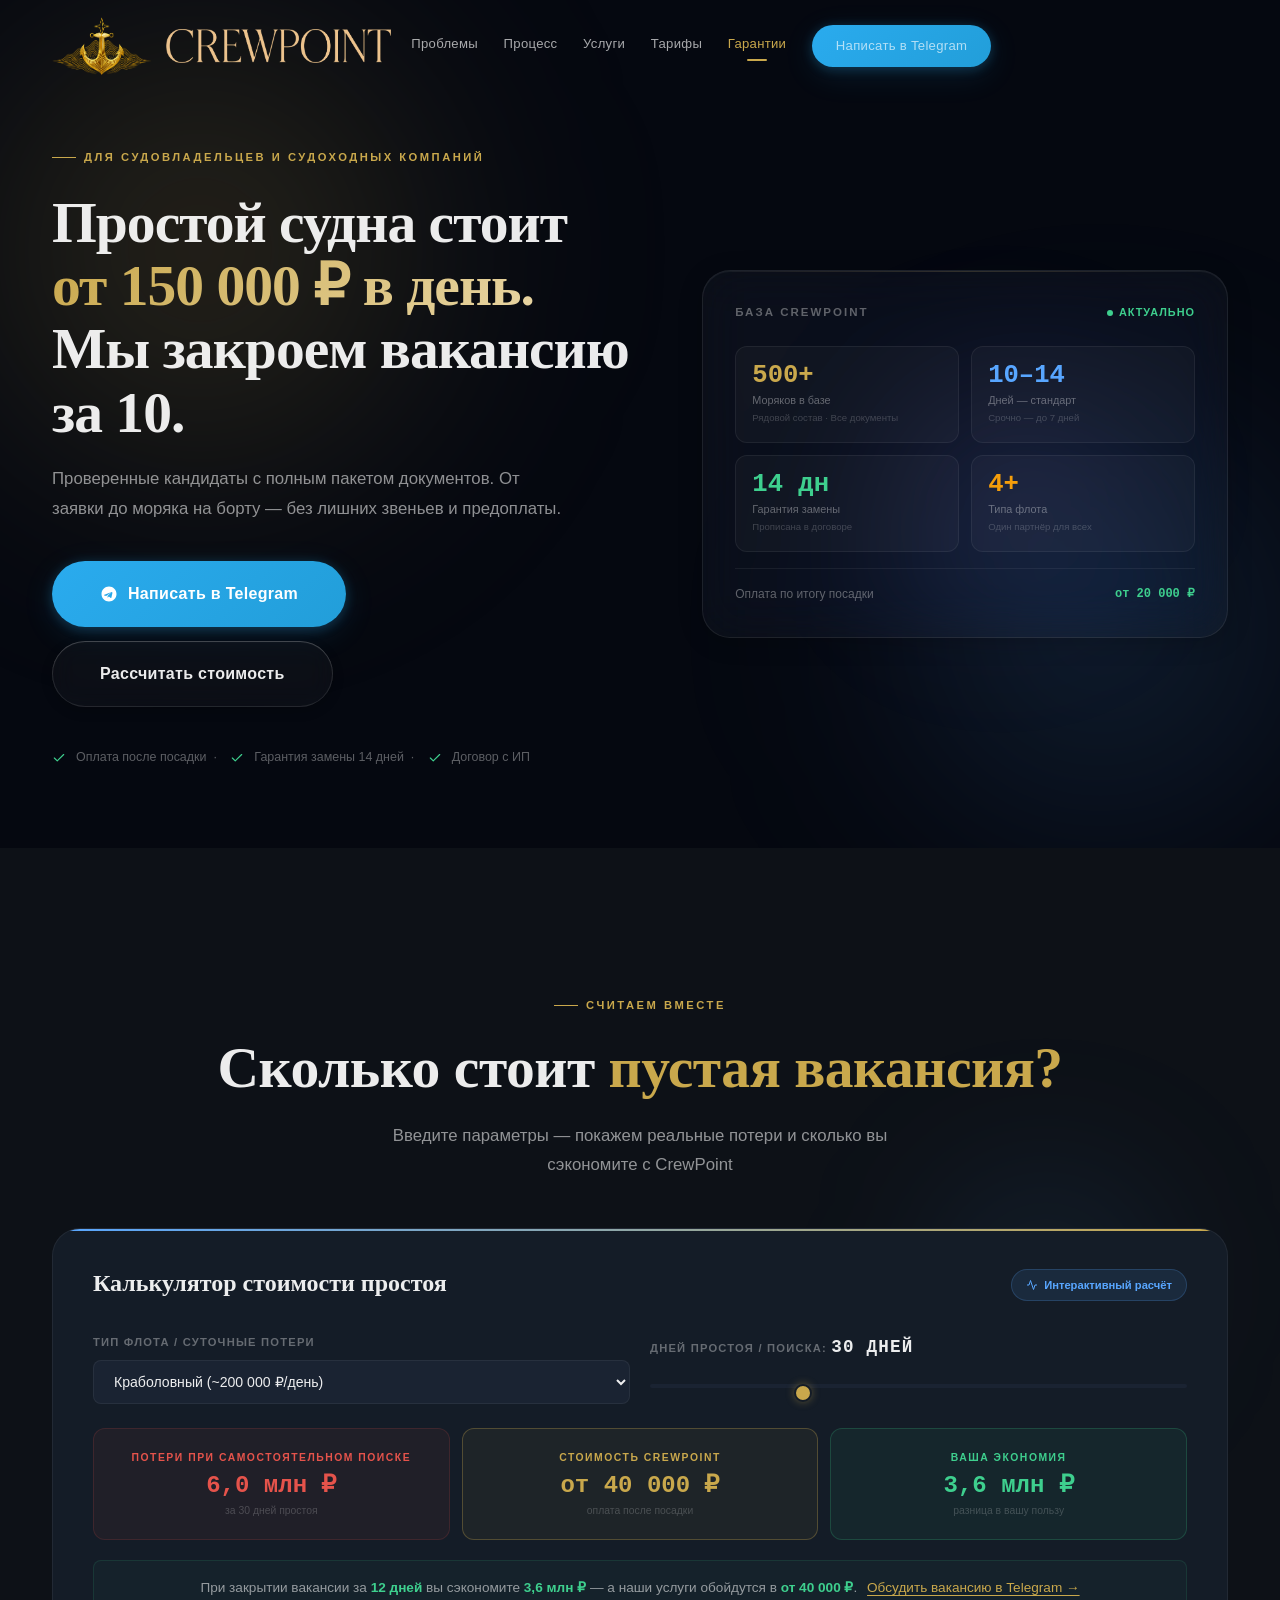
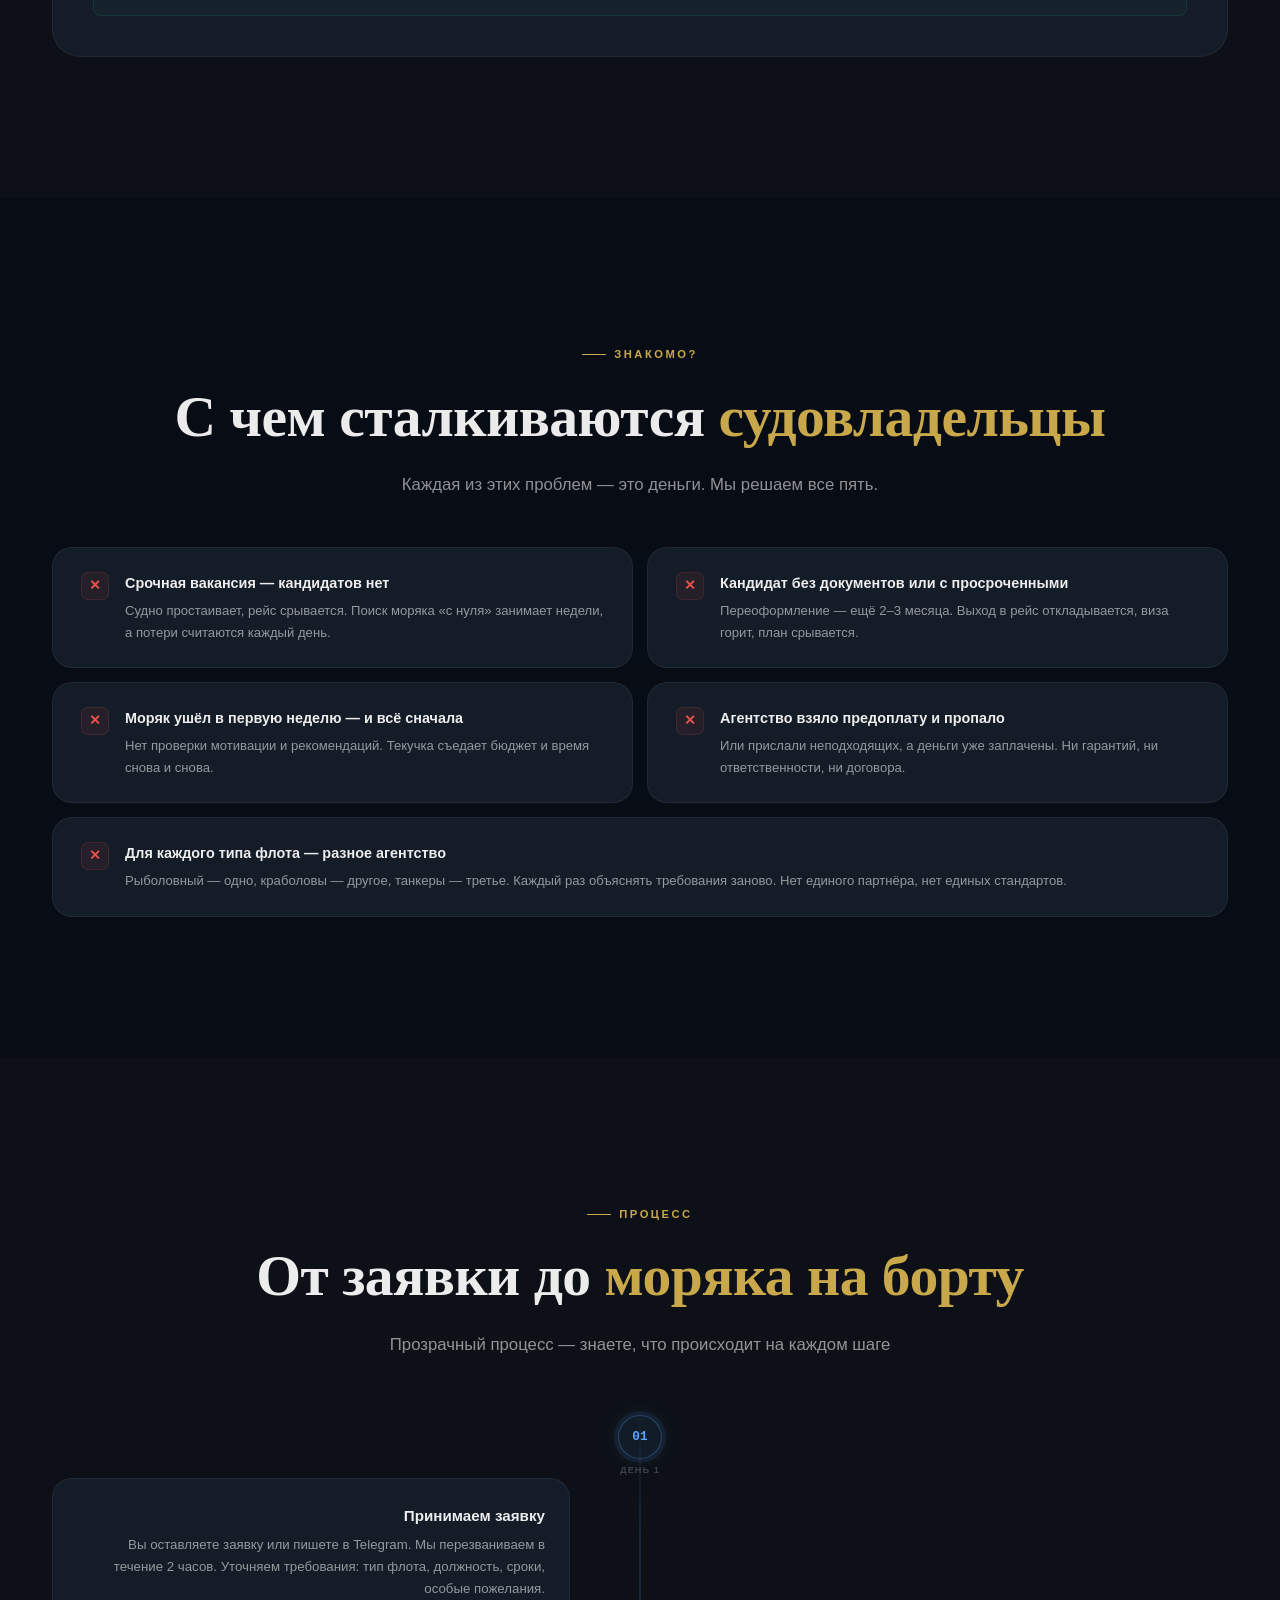
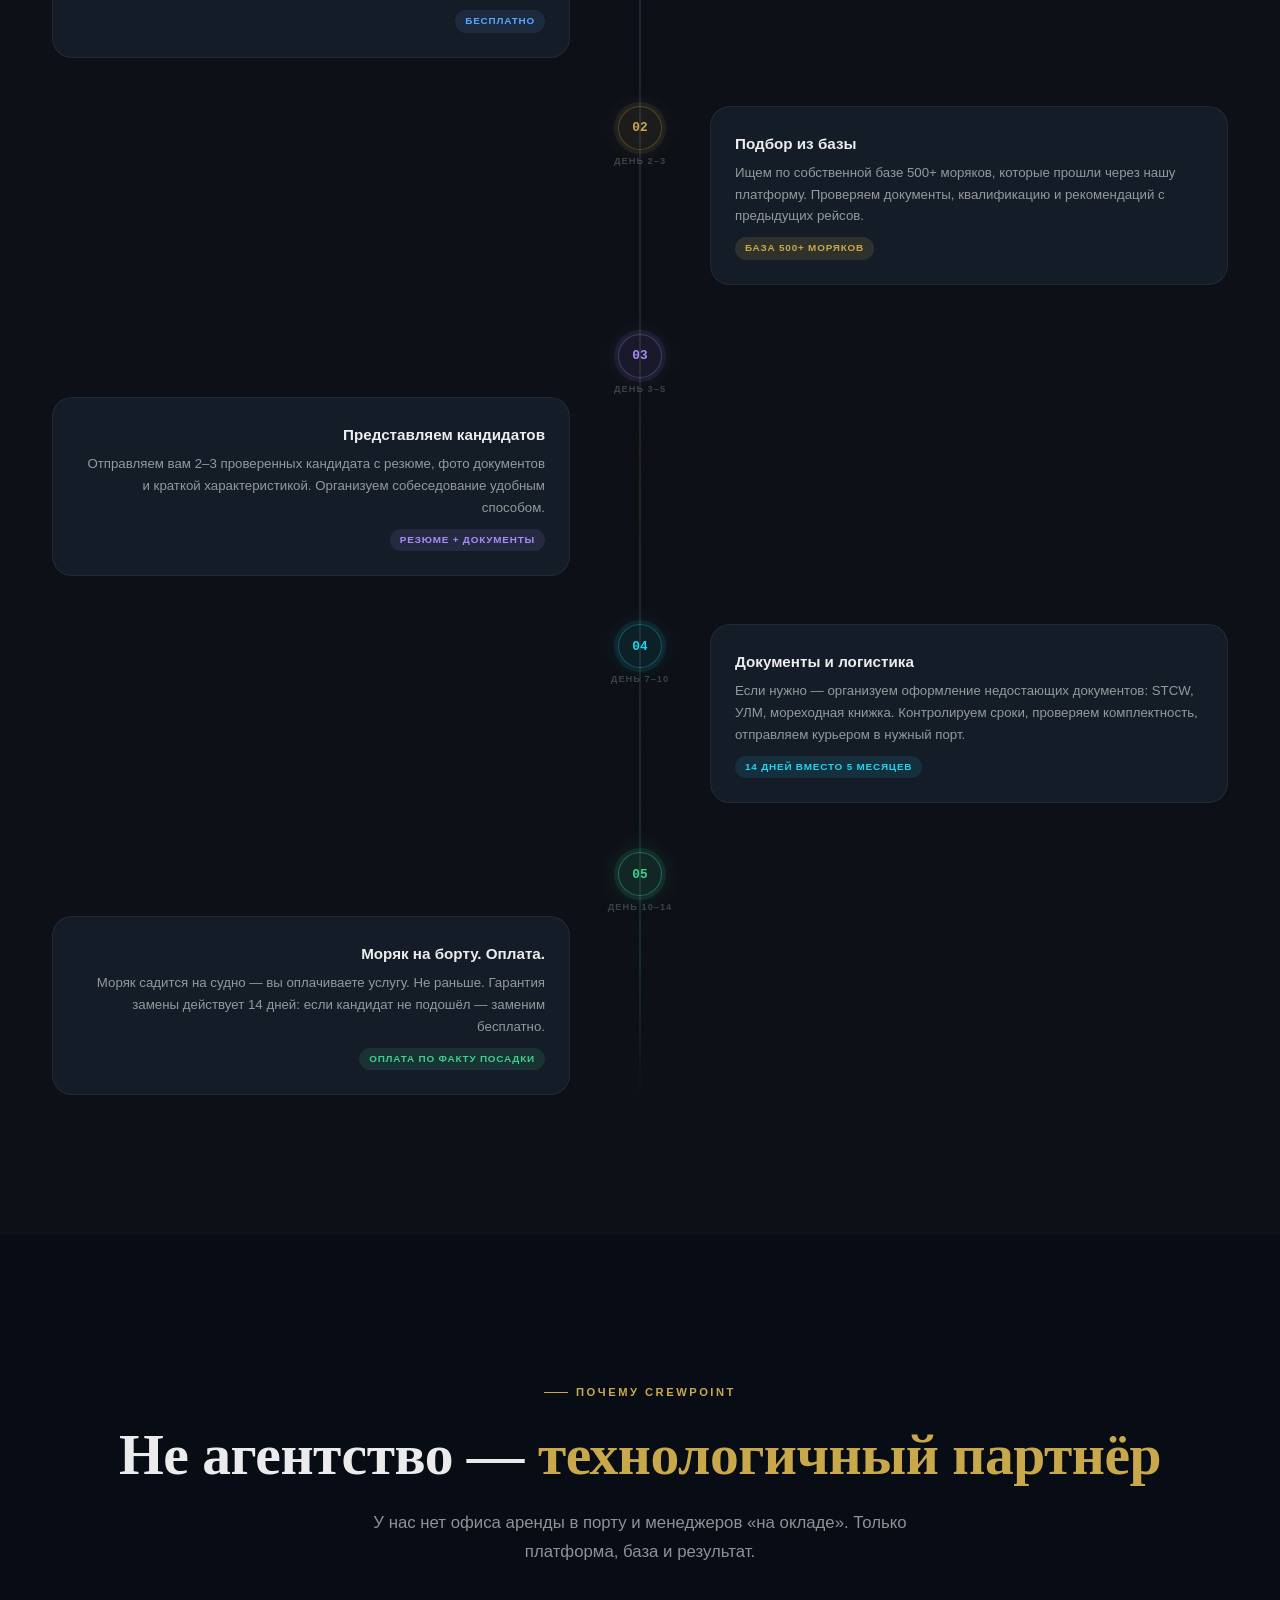
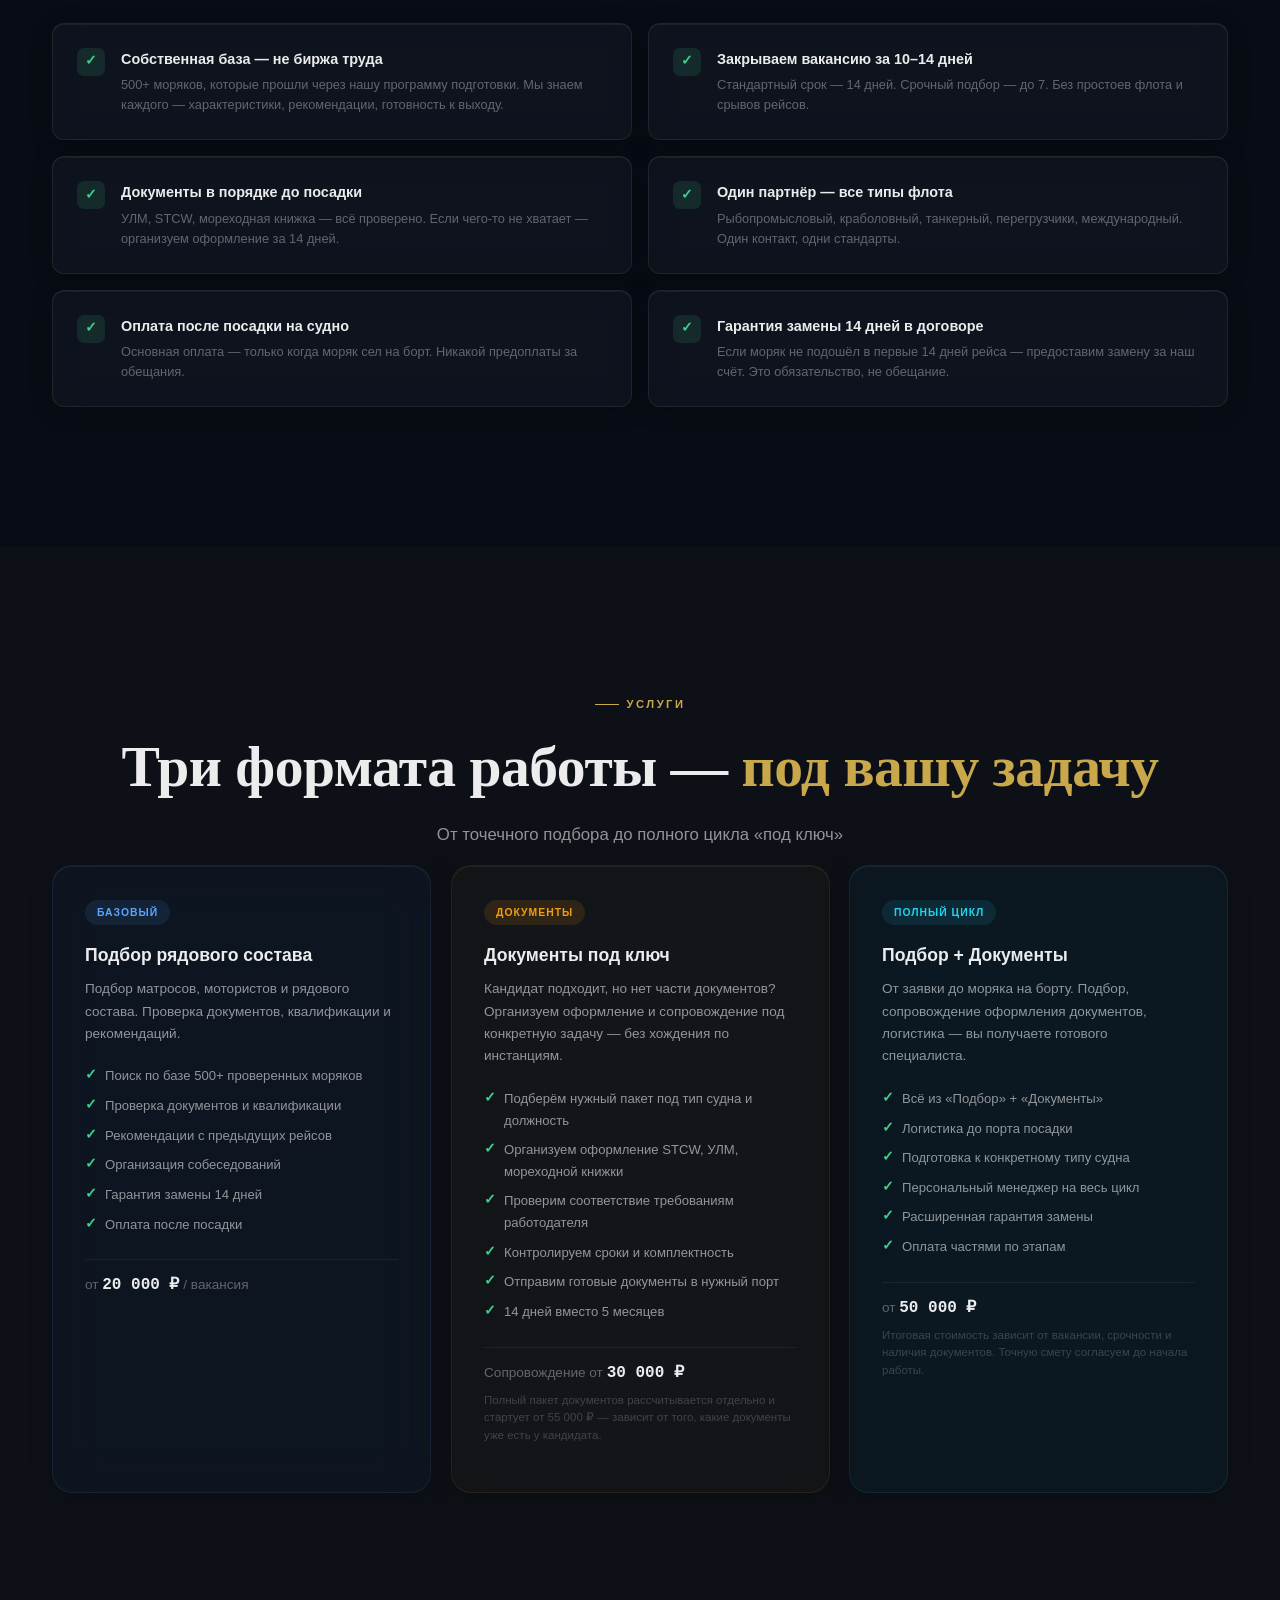
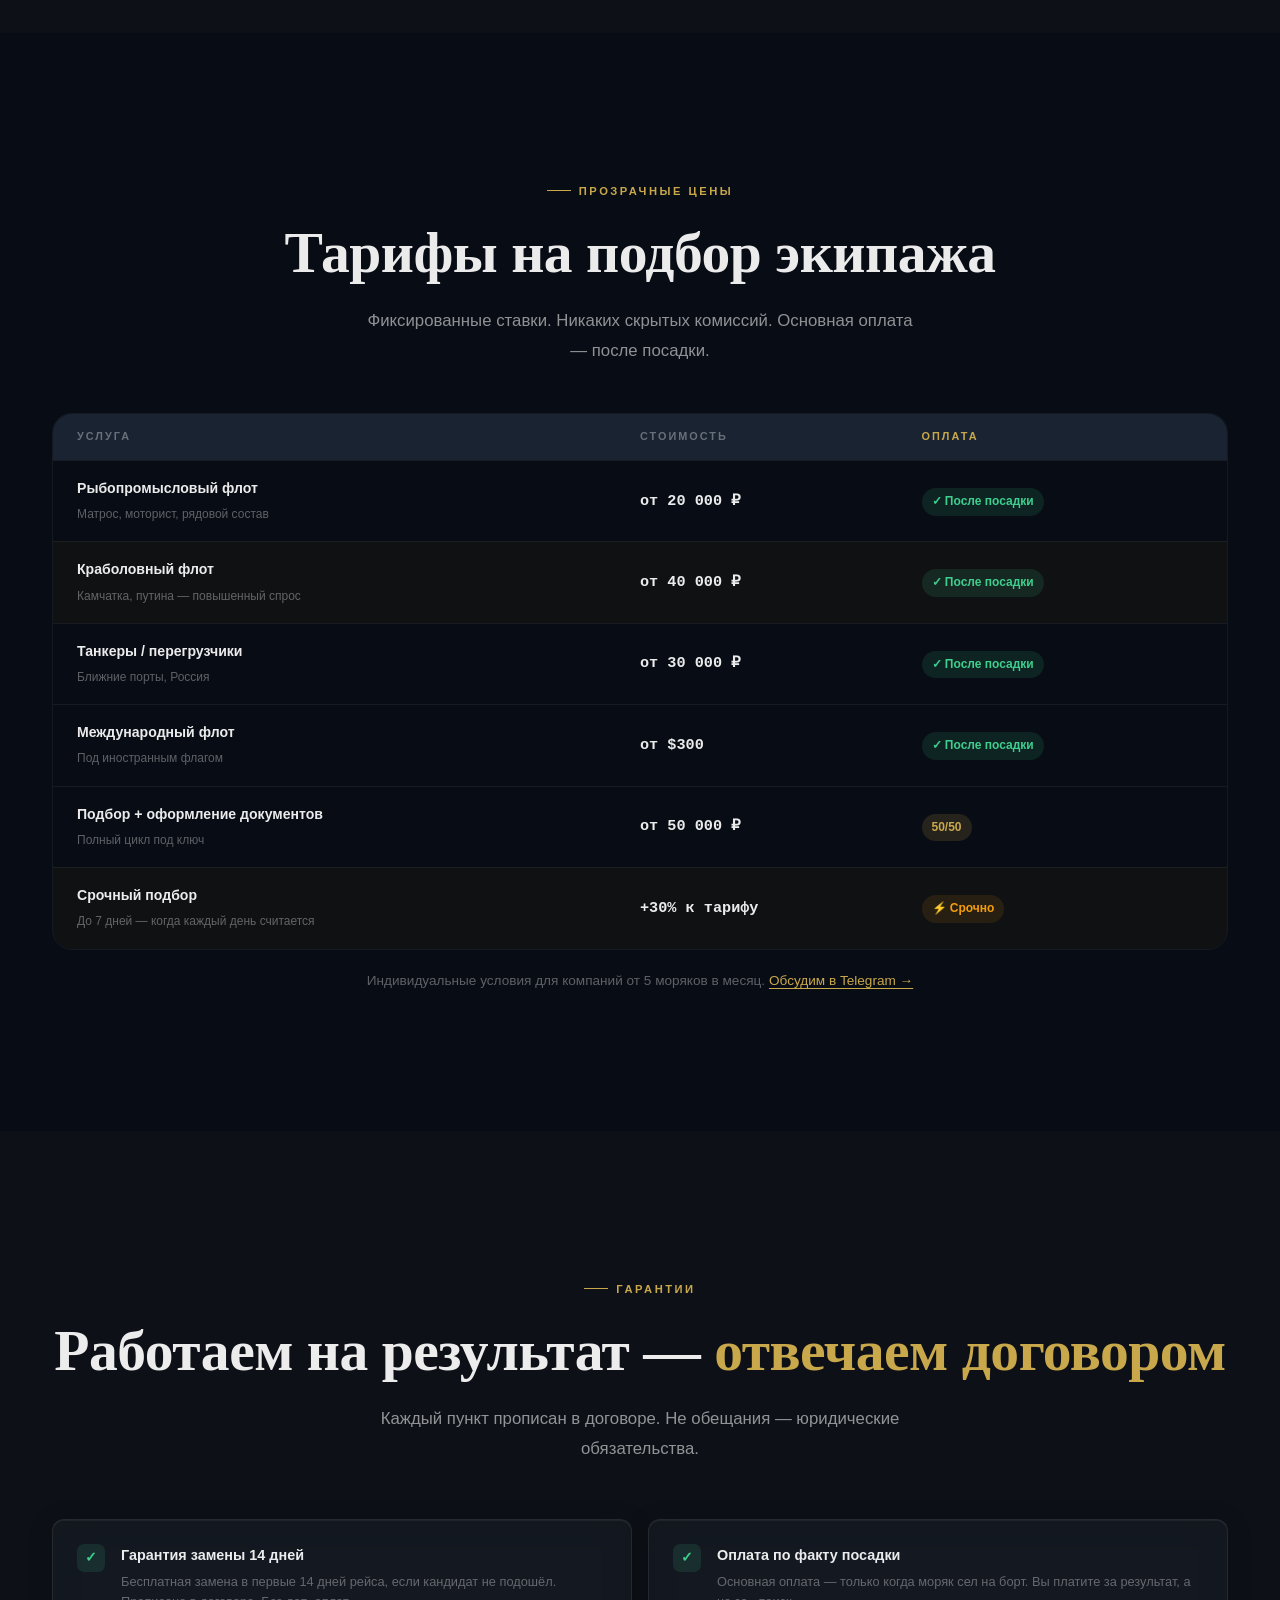
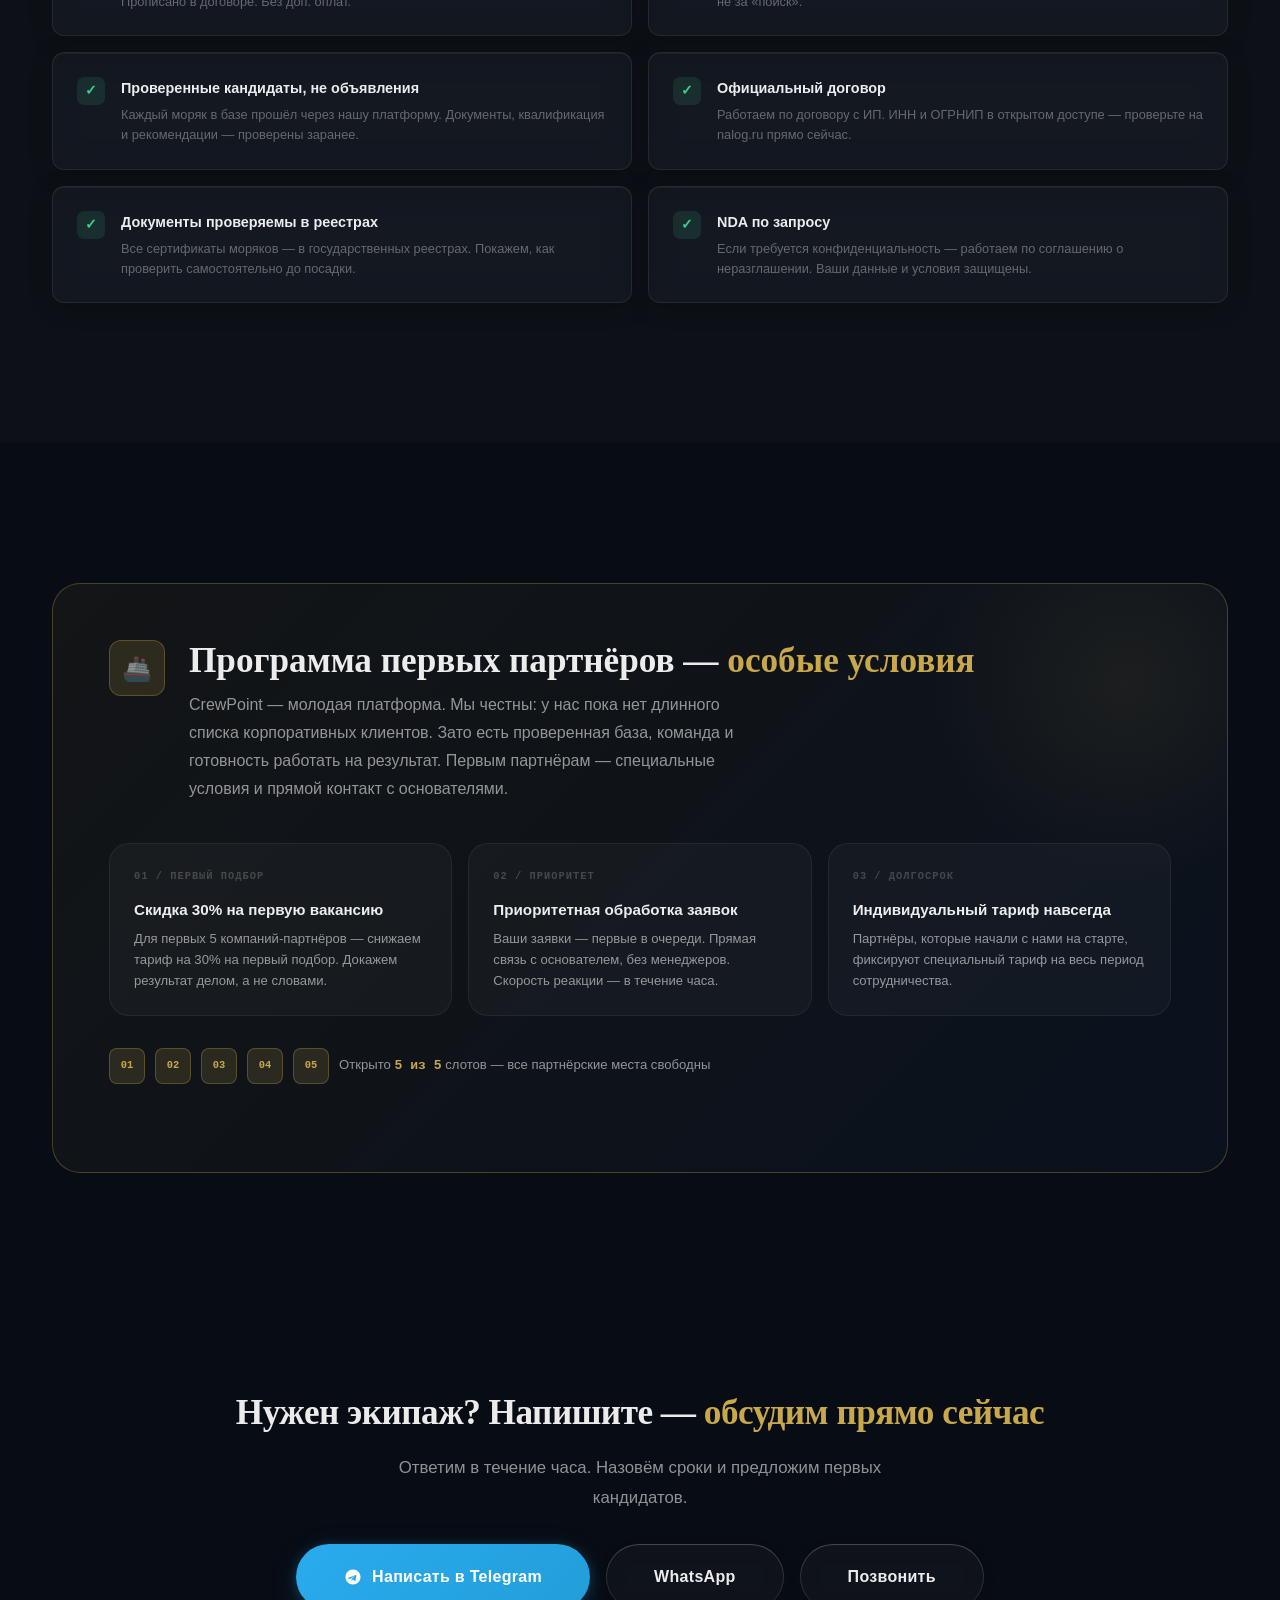
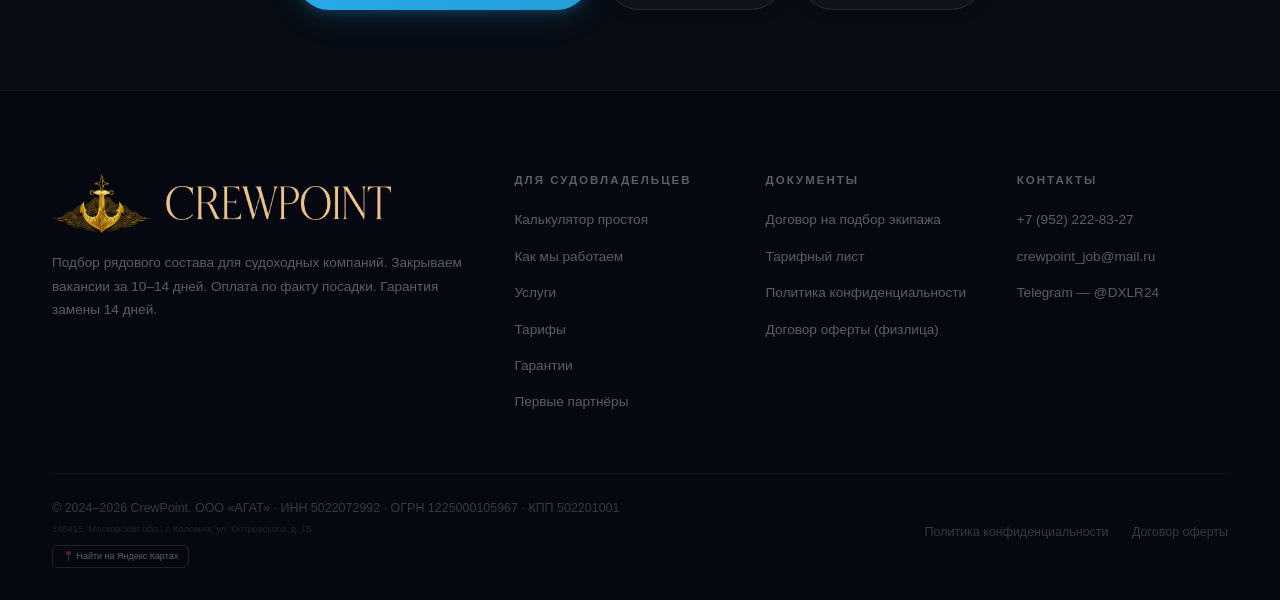
<file: for-owners.html>
<!DOCTYPE html>
<html lang="ru">
<head>
<meta charset="UTF-8">
<meta name="viewport" content="width=device-width, initial-scale=1.0">
<title>CrewPoint — Подбор экипажа для судовладельцев | Закроем вакансии за 10–14 дней</title>
<meta name="description" content="CrewPoint — подбор проверенных моряков рядового состава для судоходных компаний. Закрываем вакансии за 10–14 дней. Полный цикл от подбора до посадки на судно. Оплата по факту.">
<meta name="theme-color" content="#080C14"><meta name="color-scheme" content="dark">
<link rel="canonical" href="https://crewpoint-hr.github.io/for-owners.html">
<meta property="og:type" content="website"><meta property="og:url" content="https://crewpoint-hr.github.io/for-owners.html"><meta property="og:title" content="CrewPoint — Подбор экипажа для судовладельцев"><meta property="og:description" content="Закроем вакансии рядового состава за 10–14 дней. Проверенные кандидаты с полным пакетом документов. Оплата по факту посадки."><meta property="og:image" content="https://crewpoint-hr.github.io/assets/images/og-cover.png"><meta property="og:image:width" content="1200"><meta property="og:image:height" content="630"><meta property="og:locale" content="ru_RU"><meta property="og:site_name" content="CrewPoint">
<meta name="twitter:card" content="summary_large_image"><meta name="twitter:title" content="CrewPoint — Подбор экипажа для судовладельцев"><meta name="twitter:description" content="Закроем вакансии за 10–14 дней. Проверенные моряки с документами. Оплата по факту посадки."><meta name="twitter:image" content="https://crewpoint-hr.github.io/assets/images/og-cover.png">
<meta http-equiv="Content-Security-Policy"
  content="default-src 'self';
           script-src 'self';
           style-src 'self' 'unsafe-inline' https://fonts.googleapis.com;
           font-src https://fonts.gstatic.com;
           img-src 'self' data:;
           connect-src https://crewpoint-form.pubgdix.workers.dev;
           media-src 'self'">
<link rel="icon" type="image/png" sizes="96x96" href="favicon-96x96.png"><link rel="icon" type="image/x-icon" href="favicon.ico"><link rel="apple-touch-icon" sizes="180x180" href="apple-touch-icon.png"><link rel="manifest" href="site.webmanifest">
<link rel="preconnect" href="https://fonts.googleapis.com"><link rel="preconnect" href="https://fonts.gstatic.com" crossorigin>
<link href="https://fonts.googleapis.com/css2?family=Inter:wght@400;500;600;700&family=Playfair+Display:wght@800&family=JetBrains+Mono:wght@700&display=swap" rel="stylesheet"><link rel="stylesheet" href="assets/css/style.css">
<script type="application/ld+json">{"@context":"https://schema.org","@type":"ProfessionalService","name":"CrewPoint","legalName":"ООО «АГАТ»","description":"Подбор морских специалистов рядового состава для судовладельцев и судоходных компаний. Закрываем вакансии за 10–14 дней.","url":"https://crewpoint-hr.github.io/for-owners.html","telephone":"+79522228327","email":"crewpoint_job@mail.ru","serviceType":["Подбор морского персонала","Оформление морских документов","Рекрутинг моряков"],"areaServed":{"@type":"Country","name":"Russia"},"priceRange":"от 20000₽","address":{"@type":"PostalAddress","addressCountry":"RU"},"sameAs":["https://t.me/crewpoint","https://wa.me/79952337540"]}</script>
</head>
<body>

<header class="header" id="header">
<div class="container">
<a href="index.html" class="logo"><img src="assets/images/logo-anchor.png" alt="CrewPoint" class="logo-icon" width="54" height="54"><img src="assets/images/logo-text.png" alt="CrewPoint" class="logo-name" height="28"></a>
<nav class="nav"><a href="#pain">Проблемы</a><a href="#how-it-works">Процесс</a><a href="#services">Услуги</a><a href="#tariffs">Тарифы</a><a href="#guarantees">Гарантии</a><a href="https://t.me/DXBiller" target="_blank" rel="noopener noreferrer" class="btn btn--tg btn--sm tg-pulse">Написать в Telegram</a></nav>
<button class="burger" id="burgerBtn" aria-label="Открыть меню" aria-expanded="false"><span></span><span></span><span></span></button>
</div>
</header>
<div class="mobile-menu" id="mobileMenu"><a href="index.html">Главная</a><a href="#pain">Проблемы</a><a href="#how-it-works">Процесс</a><a href="#services">Услуги</a><a href="#tariffs">Тарифы</a><a href="#guarantees">Гарантии</a><a href="https://t.me/DXBiller" target="_blank" rel="noopener noreferrer" class="btn btn--tg">Написать в Telegram</a></div>

<section class="owner-hero has-ambient">
<div class="ambient-wrap"><div class="ambient-blob ambient-blob--gold ambient-blob--drift-1" style="top:-100px;left:-150px"></div><div class="ambient-blob ambient-blob--blue ambient-blob--drift-2" style="bottom:-80px;right:-120px"></div><div class="ambient-blob ambient-blob--purple ambient-blob--sm ambient-blob--drift-3" style="top:40%;right:10%"></div></div>
<div class="container">
<div class="owner-hero-grid">
<div class="reveal">
<span class="label">Для судовладельцев и судоходных компаний</span><h1>Простой судна стоит<br><span class="accent">от 150 000 ₽ в день.</span><br>Мы закроем вакансию за 10.</h1><p class="owner-hero-sub">Проверенные кандидаты с полным пакетом документов. От заявки до моряка на борту — без лишних звеньев и предоплаты.</p>
<div class="owner-hero-btns"><a href="https://t.me/DXBiller" target="_blank" rel="noopener noreferrer" class="btn btn--tg btn--lg tg-pulse"><svg width="18" height="18" viewBox="0 0 24 24" fill="currentColor"><path d="M12 2C6.477 2 2 6.477 2 12s4.477 10 10 10 10-4.477 10-10S17.523 2 12 2zm4.93 6.89l-1.678 7.91c-.126.558-.454.694-.92.432l-2.54-1.873-1.226 1.18c-.135.136-.25.25-.512.25l.183-2.587 4.716-4.26c.205-.183-.045-.284-.317-.1L8.17 14.664l-2.5-.78c-.544-.17-.554-.544.114-.804l9.745-3.758c.452-.165.848.11.4 1.567z"/></svg>Написать в Telegram</a><a href="#calculator" class="btn btn--outline btn--lg">Рассчитать стоимость</a></div>
<div class="owner-hero-trust"><svg viewBox="0 0 24 24" stroke-width="2" stroke-linecap="round" stroke-linejoin="round"><polyline points="20 6 9 17 4 12"/></svg> Оплата после посадки &nbsp;·&nbsp; <svg viewBox="0 0 24 24" stroke-width="2" stroke-linecap="round" stroke-linejoin="round"><polyline points="20 6 9 17 4 12"/></svg> Гарантия замены 14 дней &nbsp;·&nbsp; <svg viewBox="0 0 24 24" stroke-width="2" stroke-linecap="round" stroke-linejoin="round"><polyline points="20 6 9 17 4 12"/></svg> Договор с ИП</div>
</div>
<div class="reveal reveal-d2">
<div class="kpi-panel glass-card">
<div class="kpi-panel-header"><span class="kpi-panel-title">База CrewPoint</span><span class="kpi-live"><span class="kpi-live-dot"></span>Актуально</span></div>
<div class="kpi-grid-inner">
<div class="kpi-card kpi-card--gold"><div class="kpi-card-val">500+</div><div class="kpi-card-label">Моряков в базе</div><div class="kpi-card-sub">Рядовой состав · Все документы</div></div>
<div class="kpi-card kpi-card--blue"><div class="kpi-card-val">10–14</div><div class="kpi-card-label">Дней — стандарт</div><div class="kpi-card-sub">Срочно — до 7 дней</div></div>
<div class="kpi-card kpi-card--green"><div class="kpi-card-val">14 дн</div><div class="kpi-card-label">Гарантия замены</div><div class="kpi-card-sub">Прописана в договоре</div></div>
<div class="kpi-card kpi-card--orange"><div class="kpi-card-val">4+</div><div class="kpi-card-label">Типа флота</div><div class="kpi-card-sub">Один партнёр для всех</div></div>
</div>
<div class="kpi-divider"></div>
<div class="kpi-bottom"><span class="kpi-bottom-label">Оплата по итогу посадки</span><span class="kpi-bottom-val">от 20 000 ₽</span></div>
</div>
</div>
</div>
</div>
</section>

<section class="section bg-navy" id="calculator">
<div class="container">
<div class="reveal text-center" style="margin-bottom:48px"><span class="label">Считаем вместе</span><h2 class="title">Сколько стоит <span class="accent">пустая вакансия?</span></h2><p class="subtitle">Введите параметры — покажем реальные потери и сколько вы сэкономите с CrewPoint</p></div>
<div class="calc-wrap reveal">
<div class="calc-header"><div class="calc-title">Калькулятор стоимости простоя</div><div class="calc-badge"><svg width="12" height="12" viewBox="0 0 24 24" fill="none" stroke="currentColor" stroke-width="2"><polyline points="22 12 18 12 15 21 9 3 6 12 2 12"/></svg> Интерактивный расчёт</div></div>
<div class="calc-fields">
<div class="calc-field"><label>Тип флота / суточные потери</label><select id="calcFleet"><option value="100000">Рыбопромысловый (~100 000 ₽/день)</option><option value="200000" selected>Краболовный (~200 000 ₽/день)</option><option value="150000">Танкерный (~150 000 ₽/день)</option><option value="300000">Международный (~300 000 ₽/день)</option></select></div>
<div class="calc-field"><label>Дней простоя / поиска: <span class="calc-days-display" id="calcDaysDisplay">30 дней</span></label><input type="range" id="calcDays" min="7" max="90" value="30" step="1"></div>
</div>
<div class="calc-result-grid" id="calcResults">
<div class="calc-result-card calc-result-card--loss"><div class="calc-result-label calc-result-label--loss">Потери при самостоятельном поиске</div><span class="calc-result-val calc-result-val--loss" id="calcLoss">6 000 000 ₽</span><div class="calc-result-sub">за 30 дней простоя</div></div>
<div class="calc-result-card calc-result-card--cost"><div class="calc-result-label calc-result-label--cost">Стоимость CrewPoint</div><span class="calc-result-val calc-result-val--cost" id="calcCost">от 40 000 ₽</span><div class="calc-result-sub">оплата после посадки</div></div>
<div class="calc-result-card calc-result-card--save"><div class="calc-result-label calc-result-label--save">Ваша экономия</div><span class="calc-result-val calc-result-val--save" id="calcSave">5 960 000 ₽</span><div class="calc-result-sub">разница в вашу пользу</div></div>
</div>
<div class="calc-cta"><p>При закрытии вакансии за <strong id="calcOurDays">10 дней</strong> вы сэкономите <strong id="calcSaveInline" class="text-green">5 960 000 ₽</strong> — а наши услуги обойдутся в <strong id="calcCostInline" class="text-gold">от 40 000 ₽</strong>. <a href="https://t.me/DXBiller" target="_blank" style="color:var(--gold);text-decoration:underline;text-underline-offset:3px;margin-left:6px">Обсудить вакансию в Telegram &rarr;</a></p></div>
</div>
</div>
</section>

<section class="section bg-dark" id="pain">
<div class="container">
<div class="reveal text-center"><span class="label">Знакомо?</span><h2 class="title">С чем сталкиваются <span class="accent">судовладельцы</span></h2><p class="subtitle">Каждая из этих проблем — это деньги. Мы решаем все пять.</p></div>
<div class="pain-grid reveal">
<div class="pain-card"><div class="pain-x">✕</div><div><h4>Срочная вакансия — кандидатов нет</h4><p>Судно простаивает, рейс срывается. Поиск моряка «с нуля» занимает недели, а потери считаются каждый день.</p></div></div>
<div class="pain-card"><div class="pain-x">✕</div><div><h4>Кандидат без документов или с просроченными</h4><p>Переоформление — ещё 2–3 месяца. Выход в рейс откладывается, виза горит, план срывается.</p></div></div>
<div class="pain-card"><div class="pain-x">✕</div><div><h4>Моряк ушёл в первую неделю — и всё сначала</h4><p>Нет проверки мотивации и рекомендаций. Текучка съедает бюджет и время снова и снова.</p></div></div>
<div class="pain-card"><div class="pain-x">✕</div><div><h4>Агентство взяло предоплату и пропало</h4><p>Или прислали неподходящих, а деньги уже заплачены. Ни гарантий, ни ответственности, ни договора.</p></div></div>
<div class="pain-card" style="grid-column:1/-1"><div class="pain-x">✕</div><div><h4>Для каждого типа флота — разное агентство</h4><p>Рыболовный — одно, краболовы — другое, танкеры — третье. Каждый раз объяснять требования заново. Нет единого партнёра, нет единых стандартов.</p></div></div>
</div>
</div>
</section>

<section class="section bg-navy" id="how-it-works">
<div class="container">
<div class="reveal text-center"><span class="label">Процесс</span><h2 class="title">От заявки до <span class="accent">моряка на борту</span></h2><p class="subtitle">Прозрачный процесс — знаете, что происходит на каждом шаге</p></div>
<div class="timeline reveal">
<div class="tl-step tl-step--odd"><div class="tl-node"><div class="tl-dot tl-dot--1">01</div><div class="tl-time">День 1</div></div><div class="tl-left"><div class="tl-card"><h4>Принимаем заявку</h4><p>Вы оставляете заявку или пишете в Telegram. Мы перезваниваем в течение 2 часов. Уточняем требования: тип флота, должность, сроки, особые пожелания.</p><span class="tl-tag tl-tag--blue">Бесплатно</span></div></div><div class="tl-right"></div></div>
<div class="tl-step tl-step--even"><div class="tl-node"><div class="tl-dot tl-dot--2">02</div><div class="tl-time">День 2–3</div></div><div class="tl-right"><div class="tl-card"><h4>Подбор из базы</h4><p>Ищем по собственной базе 500+ моряков, которые прошли через нашу платформу. Проверяем документы, квалификацию и рекомендаций с предыдущих рейсов.</p><span class="tl-tag tl-tag--gold">База 500+ моряков</span></div></div><div class="tl-left"></div></div>
<div class="tl-step tl-step--odd"><div class="tl-node"><div class="tl-dot tl-dot--3">03</div><div class="tl-time">День 3–5</div></div><div class="tl-left"><div class="tl-card"><h4>Представляем кандидатов</h4><p>Отправляем вам 2–3 проверенных кандидата с резюме, фото документов и краткой характеристикой. Организуем собеседование удобным способом.</p><span class="tl-tag tl-tag--purple">Резюме + документы</span></div></div><div class="tl-right"></div></div>
<div class="tl-step tl-step--even"><div class="tl-node"><div class="tl-dot tl-dot--4">04</div><div class="tl-time">День 7–10</div></div><div class="tl-right"><div class="tl-card"><h4>Документы и логистика</h4><p>Если нужно — организуем оформление недостающих документов: STCW, УЛМ, мореходная книжка. Контролируем сроки, проверяем комплектность, отправляем курьером в нужный порт.</p><span class="tl-tag tl-tag--cyan">14 дней вместо 5 месяцев</span></div></div><div class="tl-left"></div></div>
<div class="tl-step tl-step--odd"><div class="tl-node"><div class="tl-dot tl-dot--5">05</div><div class="tl-time">День 10–14</div></div><div class="tl-left"><div class="tl-card"><h4>Моряк на борту. Оплата.</h4><p>Моряк садится на судно — вы оплачиваете услугу. Не раньше. Гарантия замены действует 14 дней: если кандидат не подошёл — заменим бесплатно.</p><span class="tl-tag tl-tag--green">Оплата по факту посадки</span></div></div><div class="tl-right"></div></div>
</div>
</div>
</section>

<section class="section bg-dark" id="advantages">
<div class="container">
<div class="reveal text-center"><span class="label">Почему CrewPoint</span><h2 class="title">Не агентство — <span class="accent">технологичный партнёр</span></h2><p class="subtitle">У нас нет офиса аренды в порту и менеджеров «на окладе». Только платформа, база и результат.</p></div>
<div class="guarantee-grid reveal" style="margin-top:56px">
<div class="g-item glass-card"><div class="g-check">&#10003;</div><div><h4>Собственная база — не биржа труда</h4><p>500+ моряков, которые прошли через нашу программу подготовки. Мы знаем каждого — характеристики, рекомендации, готовность к выходу.</p></div></div>
<div class="g-item glass-card"><div class="g-check">&#10003;</div><div><h4>Закрываем вакансию за 10–14 дней</h4><p>Стандартный срок — 14 дней. Срочный подбор — до 7. Без простоев флота и срывов рейсов.</p></div></div>
<div class="g-item glass-card"><div class="g-check">&#10003;</div><div><h4>Документы в порядке до посадки</h4><p>УЛМ, STCW, мореходная книжка — всё проверено. Если чего-то не хватает — организуем оформление за 14 дней.</p></div></div>
<div class="g-item glass-card"><div class="g-check">&#10003;</div><div><h4>Один партнёр — все типы флота</h4><p>Рыбопромысловый, краболовный, танкерный, перегрузчики, международный. Один контакт, одни стандарты.</p></div></div>
<div class="g-item glass-card"><div class="g-check">&#10003;</div><div><h4>Оплата после посадки на судно</h4><p>Основная оплата — только когда моряк сел на борт. Никакой предоплаты за обещания.</p></div></div>
<div class="g-item glass-card"><div class="g-check">&#10003;</div><div><h4>Гарантия замены 14 дней в договоре</h4><p>Если моряк не подошёл в первые 14 дней рейса — предоставим замену за наш счёт. Это обязательство, не обещание.</p></div></div>
</div>
</div>
</section>

<section class="section bg-navy" id="services">
<div class="container">
<div class="reveal text-center"><span class="label">Услуги</span><h2 class="title">Три формата работы — <span class="accent">под вашу задачу</span></h2><p class="subtitle">От точечного подбора до полного цикла «под ключ»</p></div>
<div class="career-branches reveal">
<div class="branch branch--comfort glass-card tilt-card"><span class="branch-badge badge-blue">Базовый</span><h3>Подбор рядового состава</h3><p class="b-desc">Подбор матросов, мотористов и рядового состава. Проверка документов, квалификации и рекомендаций.</p><ul class="branch-features"><li><span class="ck">&#10003;</span> Поиск по базе 500+ проверенных моряков</li><li><span class="ck">&#10003;</span> Проверка документов и квалификации</li><li><span class="ck">&#10003;</span> Рекомендации с предыдущих рейсов</li><li><span class="ck">&#10003;</span> Организация собеседований</li><li><span class="ck">&#10003;</span> Гарантия замены 14 дней</li><li><span class="ck">&#10003;</span> Оплата после посадки</li></ul><div class="branch-price">от <strong>20 000 ₽</strong> / вакансия</div></div>
<div class="branch branch--capital glass-card tilt-card"><span class="branch-badge badge-orange">Документы</span><h3>Документы под ключ</h3><p class="b-desc">Кандидат подходит, но нет части документов? Организуем оформление и сопровождение под конкретную задачу — без хождения по инстанциям.</p><ul class="branch-features"><li><span class="ck">&#10003;</span> Подберём нужный пакет под тип судна и должность</li><li><span class="ck">&#10003;</span> Организуем оформление STCW, УЛМ, мореходной книжки</li><li><span class="ck">&#10003;</span> Проверим соответствие требованиям работодателя</li><li><span class="ck">&#10003;</span> Контролируем сроки и комплектность</li><li><span class="ck">&#10003;</span> Отправим готовые документы в нужный порт</li><li><span class="ck">&#10003;</span> 14 дней вместо 5 месяцев</li></ul><div class="branch-price">Сопровождение от <strong>30 000 ₽</strong><div class="branch-price-note">Полный пакет документов рассчитывается отдельно и стартует от 55 000 ₽ — зависит от того, какие документы уже есть у кандидата.</div></div></div>
<div class="branch branch--global glass-card tilt-card"><span class="branch-badge badge-cyan">Полный цикл</span><h3>Подбор + Документы</h3><p class="b-desc">От заявки до моряка на борту. Подбор, сопровождение оформления документов, логистика — вы получаете готового специалиста.</p><ul class="branch-features"><li><span class="ck">&#10003;</span> Всё из «Подбор» + «Документы»</li><li><span class="ck">&#10003;</span> Логистика до порта посадки</li><li><span class="ck">&#10003;</span> Подготовка к конкретному типу судна</li><li><span class="ck">&#10003;</span> Персональный менеджер на весь цикл</li><li><span class="ck">&#10003;</span> Расширенная гарантия замены</li><li><span class="ck">&#10003;</span> Оплата частями по этапам</li></ul><div class="branch-price">от <strong>50 000 ₽</strong><div class="branch-price-note">Итоговая стоимость зависит от вакансии, срочности и наличия документов. Точную смету согласуем до начала работы.</div></div></div>
</div>
</div>
</section>

<section class="section bg-dark" id="tariffs">
<div class="container">
<div class="reveal text-center"><span class="label">Прозрачные цены</span><h2 class="title">Тарифы на подбор экипажа</h2><p class="subtitle">Фиксированные ставки. Никаких скрытых комиссий. Основная оплата — после посадки.</p></div>
<div class="tariff-table reveal">
<div class="tariff-head"><span>Услуга</span><span>Стоимость</span><span>Оплата</span></div>
<div class="tariff-row"><div class="tariff-name"><strong>Рыбопромысловый флот</strong><span>Матрос, моторист, рядовой состав</span></div><div class="tariff-price">от 20 000 ₽</div><div><span class="tariff-payment tariff-payment--fact">✓ После посадки</span></div></div>
<div class="tariff-row tariff-row--hot"><div class="tariff-name"><strong>Краболовный флот</strong><span>Камчатка, путина — повышенный спрос</span></div><div class="tariff-price">от 40 000 ₽</div><div><span class="tariff-payment tariff-payment--fact">✓ После посадки</span></div></div>
<div class="tariff-row"><div class="tariff-name"><strong>Танкеры / перегрузчики</strong><span>Ближние порты, Россия</span></div><div class="tariff-price">от 30 000 ₽</div><div><span class="tariff-payment tariff-payment--fact">✓ После посадки</span></div></div>
<div class="tariff-row"><div class="tariff-name"><strong>Международный флот</strong><span>Под иностранным флагом</span></div><div class="tariff-price">от $300</div><div><span class="tariff-payment tariff-payment--fact">✓ После посадки</span></div></div>
<div class="tariff-row"><div class="tariff-name"><strong>Подбор + оформление документов</strong><span>Полный цикл под ключ</span></div><div class="tariff-price">от 50 000 ₽</div><div><span class="tariff-payment tariff-payment--split">50/50</span></div></div>
<div class="tariff-row tariff-row--hot"><div class="tariff-name"><strong>Срочный подбор</strong><span>До 7 дней — когда каждый день считается</span></div><div class="tariff-price">+30% к тарифу</div><div><span class="tariff-payment tariff-payment--urgent">⚡ Срочно</span></div></div>
</div>
<p class="tariff-note reveal">Индивидуальные условия для компаний от 5 моряков в месяц. <a href="https://t.me/DXBiller" target="_blank">Обсудим в Telegram &rarr;</a></p>
</div>
</section>

<section class="section bg-navy" id="guarantees">
<div class="container">
<div class="reveal text-center"><span class="label">Гарантии</span><h2 class="title">Работаем на результат — <span class="accent">отвечаем договором</span></h2><p class="subtitle">Каждый пункт прописан в договоре. Не обещания — юридические обязательства.</p></div>
<div class="guarantee-grid reveal" style="margin-top:56px">
<div class="g-item"><div class="g-check">&#10003;</div><div><h4>Гарантия замены 14 дней</h4><p>Бесплатная замена в первые 14 дней рейса, если кандидат не подошёл. Прописано в договоре. Без доп. оплат.</p></div></div>
<div class="g-item"><div class="g-check">&#10003;</div><div><h4>Оплата по факту посадки</h4><p>Основная оплата — только когда моряк сел на борт. Вы платите за результат, а не за «поиск».</p></div></div>
<div class="g-item"><div class="g-check">&#10003;</div><div><h4>Проверенные кандидаты, не объявления</h4><p>Каждый моряк в базе прошёл через нашу платформу. Документы, квалификация и рекомендации — проверены заранее.</p></div></div>
<div class="g-item"><div class="g-check">&#10003;</div><div><h4>Официальный договор</h4><p>Работаем по договору с ИП. ИНН и ОГРНИП в открытом доступе — проверьте на nalog.ru прямо сейчас.</p></div></div>
<div class="g-item"><div class="g-check">&#10003;</div><div><h4>Документы проверяемы в реестрах</h4><p>Все сертификаты моряков — в государственных реестрах. Покажем, как проверить самостоятельно до посадки.</p></div></div>
<div class="g-item"><div class="g-check">&#10003;</div><div><h4>NDA по запросу</h4><p>Если требуется конфиденциальность — работаем по соглашению о неразглашении. Ваши данные и условия защищены.</p></div></div>
</div>
</div>
</section>

<section class="section bg-dark" id="early">
<div class="container">
<div class="early-partner reveal">
<div class="early-partner-header">
<div class="early-partner-icon">🚢</div>
<div><h2>Программа первых партнёров — <span class="accent">особые условия</span></h2><p class="early-partner-lead">CrewPoint — молодая платформа. Мы честны: у нас пока нет длинного списка корпоративных клиентов. Зато есть проверенная база, команда и готовность работать на результат. Первым партнёрам — специальные условия и прямой контакт с основателями.</p></div>
</div>
<div class="ep-grid">
<div class="ep-card"><div class="ep-num">01 / ПЕРВЫЙ ПОДБОР</div><h4>Скидка 30% на первую вакансию</h4><p>Для первых 5 компаний-партнёров — снижаем тариф на 30% на первый подбор. Докажем результат делом, а не словами.</p></div>
<div class="ep-card"><div class="ep-num">02 / ПРИОРИТЕТ</div><h4>Приоритетная обработка заявок</h4><p>Ваши заявки — первые в очереди. Прямая связь с основателем, без менеджеров. Скорость реакции — в течение часа.</p></div>
<div class="ep-card"><div class="ep-num">03 / ДОЛГОСРОК</div><h4>Индивидуальный тариф навсегда</h4><p>Партнёры, которые начали с нами на старте, фиксируют специальный тариф на весь период сотрудничества.</p></div>
</div>
<div class="ep-slots" style="align-items:center">
<div class="ep-slot ep-slot--open">01</div><div class="ep-slot ep-slot--open">02</div><div class="ep-slot ep-slot--open">03</div><div class="ep-slot ep-slot--open">04</div><div class="ep-slot ep-slot--open">05</div><div class="ep-slots-text">Открыто <strong>5 из 5</strong> слотов — все партнёрские места свободны</div>
</div>
</div>
</div>
</section>

<section class="section section--sm bg-dark">
<div class="container">
<div class="reveal text-center">
<h2 class="title title--sm">Нужен экипаж? Напишите — <span class="accent">обсудим прямо сейчас</span></h2><p class="subtitle">Ответим в течение часа. Назовём сроки и предложим первых кандидатов.</p>
<div class="cta-final-wrap">
<a href="https://t.me/DXBiller" target="_blank" rel="noopener noreferrer" class="btn btn--tg btn--lg tg-pulse"><svg width="18" height="18" viewBox="0 0 24 24" fill="currentColor"><path d="M12 2C6.477 2 2 6.477 2 12s4.477 10 10 10 10-4.477 10-10S17.523 2 12 2zm4.93 6.89l-1.678 7.91c-.126.558-.454.694-.92.432l-2.54-1.873-1.226 1.18c-.135.136-.25.25-.512.25l.183-2.587 4.716-4.26c.205-.183-.045-.284-.317-.1L8.17 14.664l-2.5-.78c-.544-.17-.554-.544.114-.804l9.745-3.758c.452-.165.848.11.4 1.567z"/></svg>Написать в Telegram</a>
<a href="https://wa.me/79952337540" target="_blank" rel="noopener noreferrer" class="btn btn--outline btn--lg">WhatsApp</a><a href="tel:+79522228327" class="btn btn--outline btn--lg">Позвонить</a>
</div>
</div>
</div>
</section>

<!-- ═══════════════════════════════════════════════════════
     FOOTER — for-owners.html
     Замените весь блок <footer class="footer">...</footer>
     на этот код
     ═══════════════════════════════════════════════════════ -->

<footer class="footer">
<div class="container">
<div class="footer-grid">

  <!-- Бренд -->
  <div class="footer-brand">
    <a href="index.html" class="logo">
      <img src="assets/images/logo-anchor.png" alt="CrewPoint" class="logo-icon" width="52" height="52">
      <img src="assets/images/logo-text.png" alt="CrewPoint" class="logo-name" height="28">
    </a>
    <p>Подбор рядового состава для судоходных компаний. Закрываем вакансии за 10–14 дней. Оплата по факту посадки. Гарантия замены 14 дней.</p>
  </div>

  <!-- Навигация по странице -->
  <div>
    <h4>Для судовладельцев</h4>
    <ul>
      <li><a href="#calculator">Калькулятор простоя</a></li>
      <li><a href="#how-it-works">Как мы работаем</a></li>
      <li><a href="#services">Услуги</a></li>
      <li><a href="#tariffs">Тарифы</a></li>
      <li><a href="#guarantees">Гарантии</a></li>
      <li><a href="#early">Первые партнёры</a></li>
    </ul>
  </div>

  <!-- Документы — вставьте свои ссылки -->
  <div>
    <h4>Документы</h4>
    <ul>
      <!--
        ВСТАВЬТЕ ВАШИ ССЫЛКИ:
        href="ВАШ_ФАЙЛ.pdf" или href="ВАШ_ФАЙЛ.docx"
      -->
      <li><a href="#" data-doc="contract">Договор на подбор экипажа</a></li>
      <li><a href="#" data-doc="tariff">Тарифный лист</a></li>
      <li><a href="privacy.html">Политика конфиденциальности</a></li>
      <li><a href="offer.pdf">Договор оферты (физлица)</a></li>
    </ul>
  </div>

  <!-- Контакты -->
  <div>
    <h4>Контакты</h4>
    <ul>
      <li><a href="tel:+79522228327">+7&nbsp;(952)&nbsp;222-83-27</a></li>
<li><a href="mailto:crewpoint_job@mail.ru">crewpoint_job@mail.ru</a></li>
<li><a href="https://t.me/DXLR24" target="_blank" rel="noopener noreferrer">Telegram — @DXLR24</a></li>
    </ul>
  </div>

</div>

<div class="footer-bottom">
  <div>
    &copy; 2024–2026 CrewPoint. ООО «АГАТ» · ИНН&nbsp;5022072992 · ОГРН&nbsp;1225000105967 · КПП&nbsp;502201001<br>
    <span style="font-size:.75em;opacity:.55">140415, Московская обл., г. Коломна, ул. Островского, д. 15</span><br>
  <a href="https://yandex.ru/maps/org/kryupoint/147813685708/?ll=30.309841%2C59.987763&mode=search&sctx=ZAAAAAgBEAAaKAoSCQbYR6euVD5AEcl1U8pr%2BU1AEhIJD9O%2Bub964D8REaeTbHU52z8iBgABAgMEBSgKOABA2a4HSAFqAnJ1nQHNzMw9oAEAqAEAvQG8zELDggIQ0LrRgNGO0L%2FQvtC40L3RgooCAJICAJoCDGRlc2t0b3AtbWFwcw%3D%3D&sll=30.309841%2C59.987763&sspn=0.007192%2C0.002190&text=%D0%BA%D1%80%D1%8E%D0%BF%D0%BE%D0%B8%D0%BD%D1%82&z=18.6" target="_blank" rel="noopener noreferrer" style="display:inline-flex;align-items:center;gap:5px;margin-top:6px;font-size:.72em;color:var(--text-muted);text-decoration:none;border:1px solid rgba(255,255,255,0.1);border-radius:6px;padding:3px 10px;transition:color .3s,border-color .3s" onmouseover="this.style.color='var(--gold)';this.style.borderColor='rgba(201,168,76,0.3)'" onmouseout="this.style.color='var(--text-muted)';this.style.borderColor='rgba(255,255,255,0.1)'">📍 Найти на Яндекс Картах</a>
</div>
  <div class="footer-legal">
    <a href="privacy.html">Политика конфиденциальности</a>
    <!--
      ВСТАВЬТЕ ССЫЛКУ НА ВАШ ДОГОВОР ОФЕРТЫ:
      <a href="ВАШ_ФАЙЛ.pdf">Договор оферты</a>
    -->
    <a href="dogovor4owners.pdf">Договор оферты</a>
  </div>
</div>

</div>
</footer>

<div class="float-cta" id="floatingCta"><a href="https://t.me/DXBiller" target="_blank" class="btn btn--tg btn--sm tg-pulse"><svg width="14" height="14" viewBox="0 0 24 24" fill="currentColor"><path d="M12 2C6.477 2 2 6.477 2 12s4.477 10 10 10 10-4.477 10-10S17.523 2 12 2zm4.93 6.89l-1.678 7.91c-.126.558-.454.694-.92.432l-2.54-1.873-1.226 1.18c-.135.136-.25.25-.512.25l.183-2.587 4.716-4.26c.205-.183-.045-.284-.317-.1L8.17 14.664l-2.5-.78c-.544-.17-.554-.544.114-.804l9.745-3.758c.452-.165.848.11.4 1.567z"/></svg>Написать в Telegram</a></div>
<div class="contact-trigger" id="contactTrigger"><button class="contact-trigger-btn" id="openSheetBtn" aria-label="Открыть контакты"><svg viewBox="0 0 24 24" stroke-width="2" stroke-linecap="round" stroke-linejoin="round"><path d="M21 15a2 2 0 01-2 2H7l-4 4V5a2 2 0 012-2h14a2 2 0 012 2z"/></svg>Связаться<span class="contact-trigger-dot"></span></button></div>

<div class="sheet-overlay" id="sheetOverlay"></div>
<div class="sheet" id="sheet" role="dialog" aria-hidden="true" aria-label="Контакты для связи">
<div class="sheet-inner">
<div class="sheet-handle" id="sheetHandle"><div class="sheet-handle-bar"></div></div>
<div class="sheet-status"><span class="sheet-status-text"><span class="sheet-status-dot"></span>Доступны сейчас</span></div>
<div class="sheet-messengers">
<a href="https://t.me/DXBiller" target="_blank" rel="noopener noreferrer" class="sheet-msg-card"><div class="sheet-msg-icon sheet-msg-icon--tg"><svg viewBox="0 0 24 24"><path d="M11.944 0A12 12 0 000 12a12 12 0 0012 12 12 12 0 0012-12A12 12 0 0012 0a12 12 0 00-.056 0zm4.962 7.224c.1-.002.321.023.465.14a.506.506 0 01.171.325c.016.093.036.306.02.472-.18 1.898-.962 6.502-1.36 8.627-.168.9-.499 1.201-.82 1.23-.696.065-1.225-.46-1.9-.902-1.056-.693-1.653-1.124-2.678-1.8-1.185-.78-.417-1.21.258-1.91.177-.184 3.247-2.977 3.307-3.23.007-.032.014-.15-.056-.212s-.174-.041-.249-.024c-.106.024-1.793 1.14-5.061 3.345-.479.33-.913.49-1.302.48-.428-.008-1.252-.241-1.865-.44-.752-.245-1.349-.374-1.297-.789.027-.216.325-.437.893-.663 3.498-1.524 5.83-2.529 6.998-3.014 3.332-1.386 4.025-1.627 4.476-1.635z"/></svg></div><div><div class="sheet-msg-name">Telegram</div><div class="sheet-msg-sub">Удобно и быстро</div></div></a>
<a href="https://wa.me/79952337540" target="_blank" rel="noopener noreferrer" class="sheet-msg-card"><div class="sheet-msg-icon sheet-msg-icon--wa"><svg viewBox="0 0 24 24"><path d="M17.472 14.382c-.297-.149-1.758-.867-2.03-.967-.273-.099-.471-.148-.67.15-.197.297-.767.966-.94 1.164-.173.199-.347.223-.644.075-.297-.15-1.255-.463-2.39-1.475-.883-.788-1.48-1.761-1.653-2.059-.173-.297-.018-.458.13-.606.134-.133.298-.347.446-.52.149-.174.198-.298.298-.497.099-.198.05-.371-.025-.52-.075-.149-.669-1.612-.916-2.207-.242-.579-.487-.5-.669-.51-.173-.008-.371-.01-.57-.01-.198 0-.52.074-.792.372-.272.297-1.04 1.016-1.04 2.479 0 1.462 1.065 2.875 1.213 3.074.149.198 2.096 3.2 5.077 4.487.709.306 1.262.489 1.694.625.712.227 1.36.195 1.871.118.571-.085 1.758-.719 2.006-1.413.248-.694.248-1.289.173-1.413-.074-.124-.272-.198-.57-.347m-5.421 7.403h-.004a9.87 9.87 0 01-5.031-1.378l-.361-.214-3.741.982.998-3.648-.235-.374a9.86 9.86 0 01-1.51-5.26c.001-5.45 4.436-9.884 9.888-9.884 2.64 0 5.122 1.03 6.988 2.898a9.825 9.825 0 012.893 6.994c-.003 5.45-4.437 9.884-9.885 9.884m8.413-18.297A11.815 11.815 0 0012.05 0C5.495 0 .16 5.335.157 11.892c0 2.096.547 4.142 1.588 5.945L.057 24l6.305-1.654a11.882 11.882 0 005.683 1.448h.005c6.554 0 11.89-5.335 11.893-11.893a11.821 11.821 0 00-3.48-8.413z"/></svg></div><div><div class="sheet-msg-name">WhatsApp</div><div class="sheet-msg-sub">Ответим за 5 минут</div></div></a>
</div>
<div class="sheet-util">
<button class="sheet-util-btn sheet-util-phone" data-copy="+79522228327" data-toast="Телефон скопирован" title="Скопировать телефон"><div class="sheet-util-icon"><svg viewBox="0 0 24 24" stroke-width="2" stroke-linecap="round" stroke-linejoin="round"><path d="M22 16.92v3a2 2 0 01-2.18 2 19.79 19.79 0 01-8.63-3.07 19.5 19.5 0 01-6-6 19.79 19.79 0 01-3.07-8.67A2 2 0 014.11 2h3a2 2 0 012 1.72c.127.96.361 1.903.7 2.81a2 2 0 01-.45 2.11L8.09 9.91a16 16 0 006 6l1.27-1.27a2 2 0 012.11-.45c.907.339 1.85.573 2.81.7A2 2 0 0122 16.92z"/></svg></div></button>
<button class="sheet-util-btn sheet-util-email" data-copy="crewpoint_job@mail.ru" data-toast="Почта скопирована" title="Скопировать почту"><div class="sheet-util-icon"><svg viewBox="0 0 24 24" stroke-width="2" stroke-linecap="round" stroke-linejoin="round"><rect x="2" y="4" width="20" height="16" rx="2"/><path d="M22 7l-10 7L2 7"/></svg></div><div class="sheet-util-text"><div class="sheet-util-label">Почта агентства</div><div class="sheet-util-value">crewpoint_job@mail.ru</div></div></button>
</div>
</div>
</div>
<div class="sheet-toast" id="sheetToast"></div>

<div class="sticky-bar" id="stickyBar"><button class="btn btn--outline" id="stickyContact">Связаться</button><a href="https://t.me/DXBiller" target="_blank" rel="noopener noreferrer" class="btn btn--tg">Написать в Telegram</a></div>
<style>
  /* Фикс для устройств с отключенной анимацией в ОС */
  @media (prefers-reduced-motion: reduce) {
    .sheet:not(.open) {
      opacity: 0 !important;
      transform: translateY(100%) !important;
      pointer-events: none !important;
    }
  }
</style>
<script src="assets/js/config.js"></script>
<script src="assets/js/app.js" defer></script>
</body>
</html>
</file>
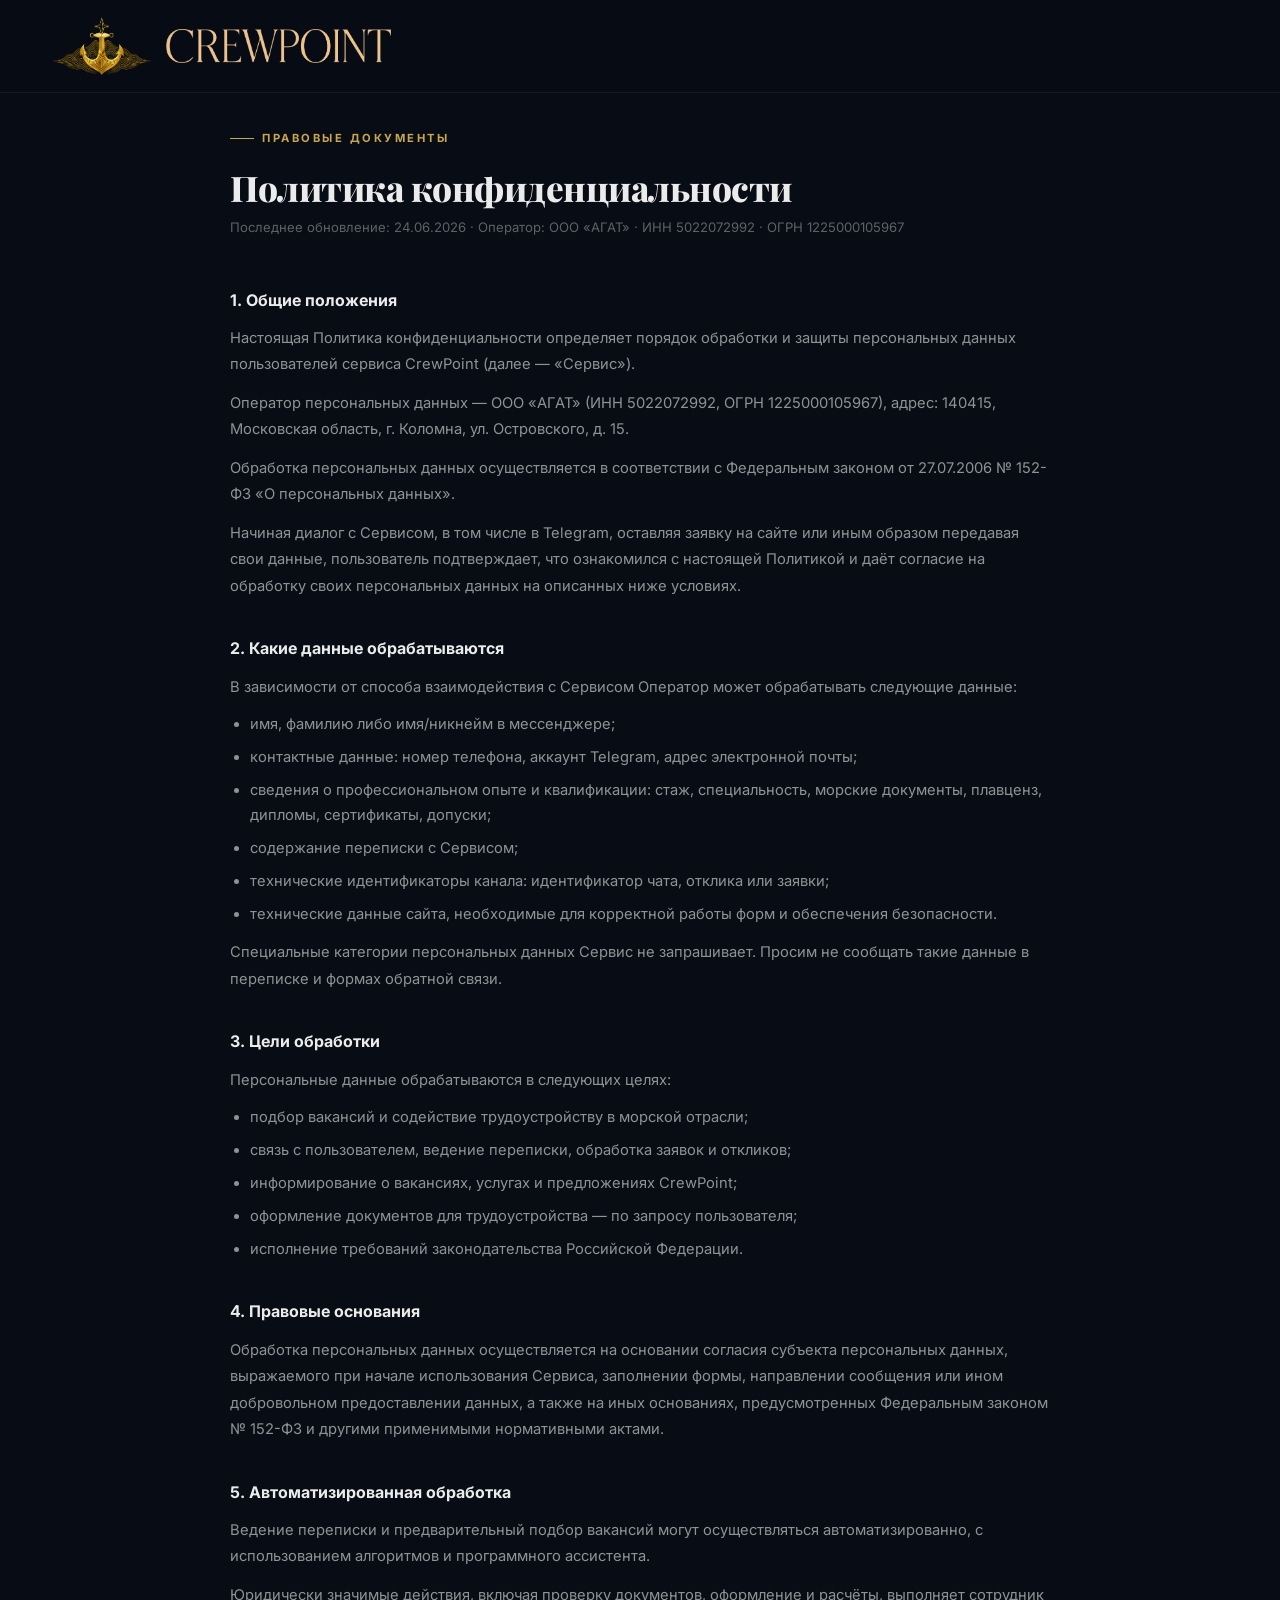
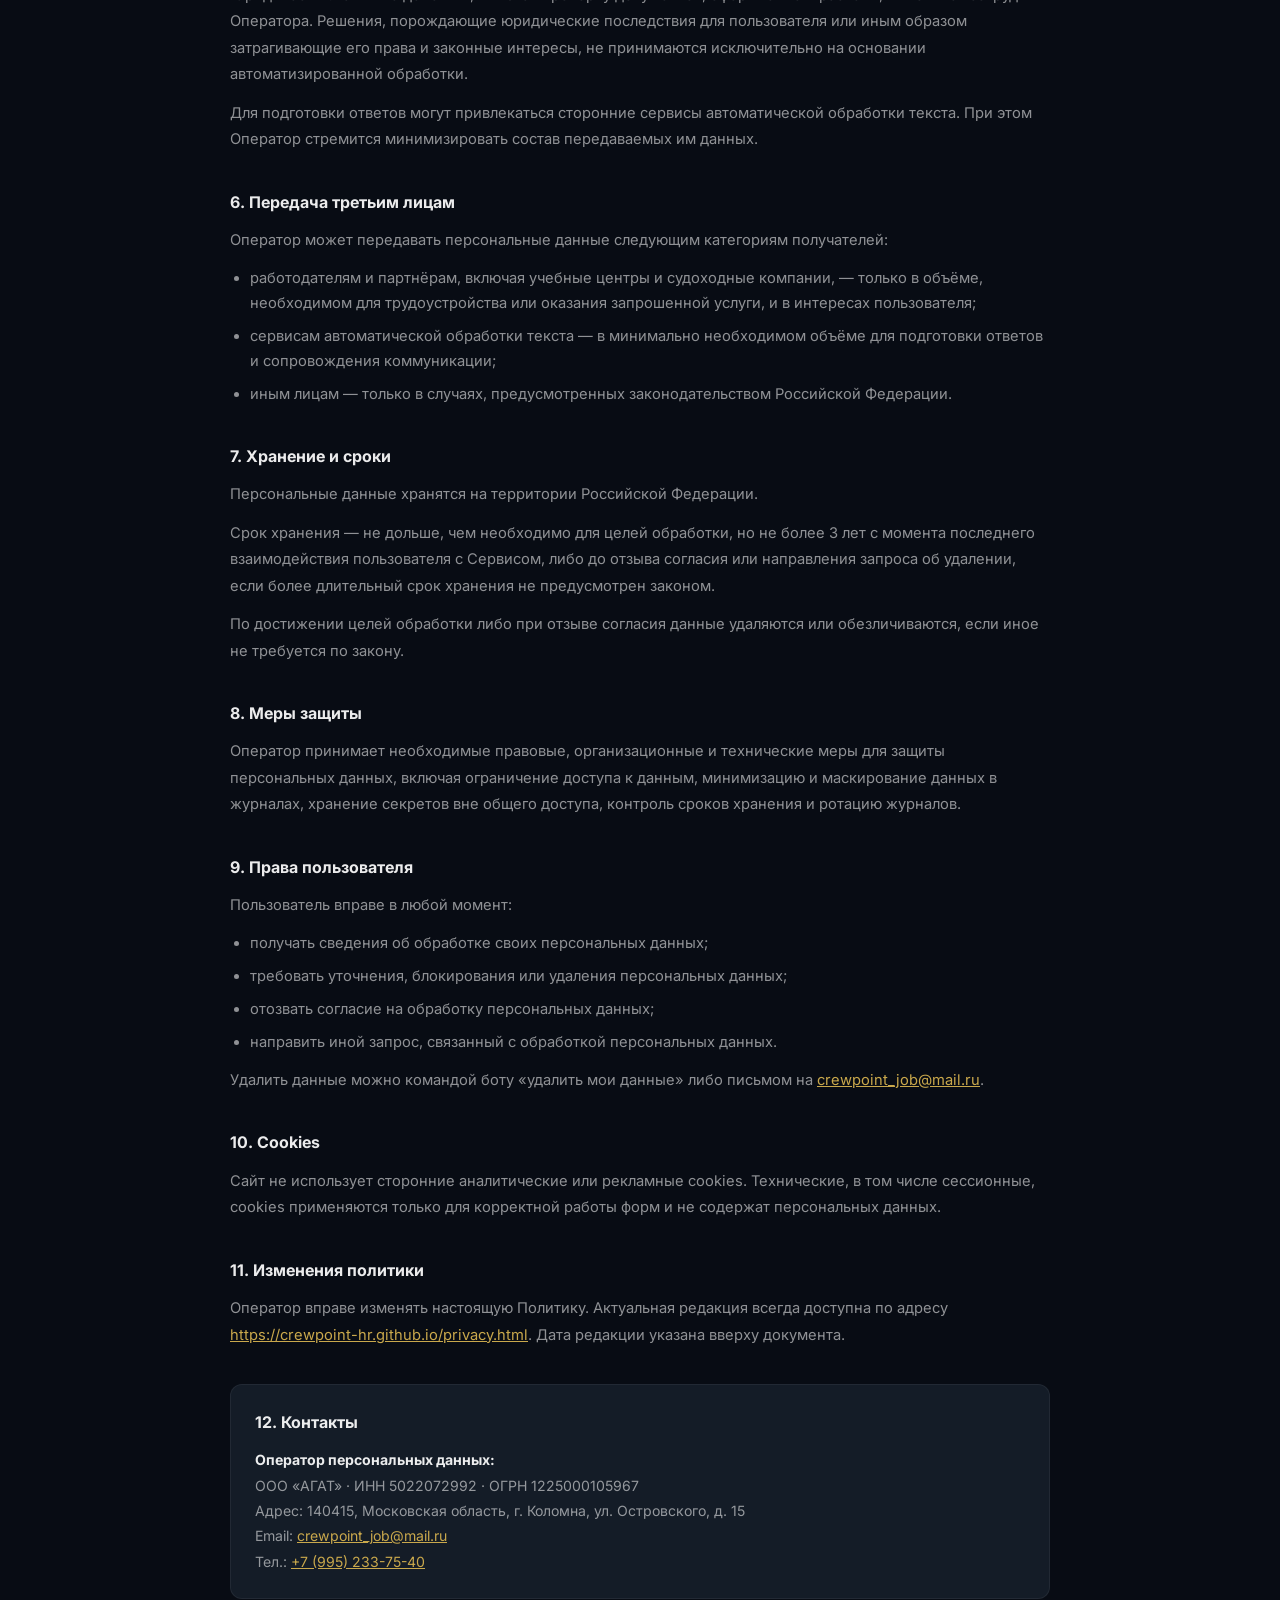
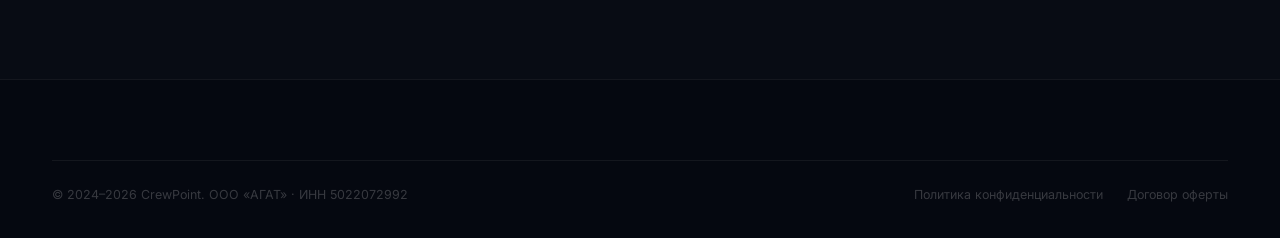
<file: privacy.html>
<!DOCTYPE html>
<html lang="ru">
<head>
  <meta charset="UTF-8">
  <meta name="viewport" content="width=device-width, initial-scale=1.0">
  <title>CrewPoint — Политика конфиденциальности</title>
  <meta name="description" content="Политика конфиденциальности сервиса CrewPoint. Оператор персональных данных — ООО «АГАТ».">
  <meta name="theme-color" content="#080C14">
  <link rel="icon" type="image/x-icon" href="favicon.ico">
  <link rel="preconnect" href="https://fonts.googleapis.com">
  <link rel="preconnect" href="https://fonts.gstatic.com" crossorigin>
  <link href="https://fonts.googleapis.com/css2?family=Inter:wght@400;600;700&family=Playfair+Display:wght@800&display=swap" rel="stylesheet">
  <link rel="stylesheet" href="assets/css/style.css">
</head>
<body>

<header class="header scrolled" id="header">
  <div class="container">
    <a href="index.html" class="logo" aria-label="CrewPoint — на главную">
      <img src="assets/images/logo-anchor.png" alt="CrewPoint" class="logo-icon" width="54" height="54">
      <img src="assets/images/logo-text.png" alt="CrewPoint" class="logo-name" height="28">
    </a>
  </div>
</header>

<main>
  <section style="min-height:100vh;padding:120px 0 80px;background:var(--bg-dark)">
    <div class="container">
      <div style="max-width:820px;margin:0 auto">

        <span class="label">Правовые документы</span>
        <h1 class="title title--sm" style="margin-bottom:8px">Политика конфиденциальности</h1>
        <p style="font-size:.82rem;color:var(--text-muted);margin-bottom:48px;line-height:1.7">
          Последнее обновление: 24.06.2026 · Оператор: ООО «АГАТ» · ИНН 5022072992 · ОГРН 1225000105967
        </p>

        <div style="display:flex;flex-direction:column;gap:36px">

          <section>
            <h2 style="font-size:1rem;font-weight:700;color:var(--text-primary);margin-bottom:12px">1. Общие положения</h2>
            <p style="font-size:.92rem;color:var(--text-secondary);line-height:1.8">
              Настоящая Политика конфиденциальности определяет порядок обработки и защиты персональных данных пользователей сервиса CrewPoint (далее — «Сервис»).
            </p>
            <p style="font-size:.92rem;color:var(--text-secondary);line-height:1.8;margin-top:12px">
              Оператор персональных данных — ООО «АГАТ» (ИНН 5022072992, ОГРН 1225000105967), адрес: 140415, Московская область, г. Коломна, ул. Островского, д. 15.
            </p>
            <p style="font-size:.92rem;color:var(--text-secondary);line-height:1.8;margin-top:12px">
              Обработка персональных данных осуществляется в соответствии с Федеральным законом от 27.07.2006 № 152-ФЗ «О персональных данных».
            </p>
            <p style="font-size:.92rem;color:var(--text-secondary);line-height:1.8;margin-top:12px">
              Начиная диалог с Сервисом, в том числе в Telegram, оставляя заявку на сайте или иным образом передавая свои данные, пользователь подтверждает, что ознакомился с настоящей Политикой и даёт согласие на обработку своих персональных данных на описанных ниже условиях.
            </p>
          </section>

          <section>
            <h2 style="font-size:1rem;font-weight:700;color:var(--text-primary);margin-bottom:12px">2. Какие данные обрабатываются</h2>
            <p style="font-size:.92rem;color:var(--text-secondary);line-height:1.8">
              В зависимости от способа взаимодействия с Сервисом Оператор может обрабатывать следующие данные:
            </p>
            <ul style="margin-top:12px;padding-left:20px;display:flex;flex-direction:column;gap:8px">
              <li style="font-size:.92rem;color:var(--text-secondary);line-height:1.7">имя, фамилию либо имя/никнейм в мессенджере;</li>
              <li style="font-size:.92rem;color:var(--text-secondary);line-height:1.7">контактные данные: номер телефона, аккаунт Telegram, адрес электронной почты;</li>
              <li style="font-size:.92rem;color:var(--text-secondary);line-height:1.7">сведения о профессиональном опыте и квалификации: стаж, специальность, морские документы, плавценз, дипломы, сертификаты, допуски;</li>
              <li style="font-size:.92rem;color:var(--text-secondary);line-height:1.7">содержание переписки с Сервисом;</li>
              <li style="font-size:.92rem;color:var(--text-secondary);line-height:1.7">технические идентификаторы канала: идентификатор чата, отклика или заявки;</li>
              <li style="font-size:.92rem;color:var(--text-secondary);line-height:1.7">технические данные сайта, необходимые для корректной работы форм и обеспечения безопасности.</li>
            </ul>
            <p style="font-size:.92rem;color:var(--text-secondary);line-height:1.8;margin-top:12px">
              Специальные категории персональных данных Сервис не запрашивает. Просим не сообщать такие данные в переписке и формах обратной связи.
            </p>
          </section>

          <section>
            <h2 style="font-size:1rem;font-weight:700;color:var(--text-primary);margin-bottom:12px">3. Цели обработки</h2>
            <p style="font-size:.92rem;color:var(--text-secondary);line-height:1.8">
              Персональные данные обрабатываются в следующих целях:
            </p>
            <ul style="margin-top:12px;padding-left:20px;display:flex;flex-direction:column;gap:8px">
              <li style="font-size:.92rem;color:var(--text-secondary);line-height:1.7">подбор вакансий и содействие трудоустройству в морской отрасли;</li>
              <li style="font-size:.92rem;color:var(--text-secondary);line-height:1.7">связь с пользователем, ведение переписки, обработка заявок и откликов;</li>
              <li style="font-size:.92rem;color:var(--text-secondary);line-height:1.7">информирование о вакансиях, услугах и предложениях CrewPoint;</li>
              <li style="font-size:.92rem;color:var(--text-secondary);line-height:1.7">оформление документов для трудоустройства — по запросу пользователя;</li>
              <li style="font-size:.92rem;color:var(--text-secondary);line-height:1.7">исполнение требований законодательства Российской Федерации.</li>
            </ul>
          </section>

          <section>
            <h2 style="font-size:1rem;font-weight:700;color:var(--text-primary);margin-bottom:12px">4. Правовые основания</h2>
            <p style="font-size:.92rem;color:var(--text-secondary);line-height:1.8">
              Обработка персональных данных осуществляется на основании согласия субъекта персональных данных, выражаемого при начале использования Сервиса, заполнении формы, направлении сообщения или ином добровольном предоставлении данных, а также на иных основаниях, предусмотренных Федеральным законом № 152-ФЗ и другими применимыми нормативными актами.
            </p>
          </section>

          <section>
            <h2 style="font-size:1rem;font-weight:700;color:var(--text-primary);margin-bottom:12px">5. Автоматизированная обработка</h2>
            <p style="font-size:.92rem;color:var(--text-secondary);line-height:1.8">
              Ведение переписки и предварительный подбор вакансий могут осуществляться автоматизированно, с использованием алгоритмов и программного ассистента.
            </p>
            <p style="font-size:.92rem;color:var(--text-secondary);line-height:1.8;margin-top:12px">
              Юридически значимые действия, включая проверку документов, оформление и расчёты, выполняет сотрудник Оператора. Решения, порождающие юридические последствия для пользователя или иным образом затрагивающие его права и законные интересы, не принимаются исключительно на основании автоматизированной обработки.
            </p>
            <p style="font-size:.92rem;color:var(--text-secondary);line-height:1.8;margin-top:12px">
              Для подготовки ответов могут привлекаться сторонние сервисы автоматической обработки текста. При этом Оператор стремится минимизировать состав передаваемых им данных.
            </p>
          </section>

          <section>
            <h2 style="font-size:1rem;font-weight:700;color:var(--text-primary);margin-bottom:12px">6. Передача третьим лицам</h2>
            <p style="font-size:.92rem;color:var(--text-secondary);line-height:1.8">
              Оператор может передавать персональные данные следующим категориям получателей:
            </p>
            <ul style="margin-top:12px;padding-left:20px;display:flex;flex-direction:column;gap:8px">
              <li style="font-size:.92rem;color:var(--text-secondary);line-height:1.7">работодателям и партнёрам, включая учебные центры и судоходные компании, — только в объёме, необходимом для трудоустройства или оказания запрошенной услуги, и в интересах пользователя;</li>
              <li style="font-size:.92rem;color:var(--text-secondary);line-height:1.7">сервисам автоматической обработки текста — в минимально необходимом объёме для подготовки ответов и сопровождения коммуникации;</li>
              <li style="font-size:.92rem;color:var(--text-secondary);line-height:1.7">иным лицам — только в случаях, предусмотренных законодательством Российской Федерации.</li>
            </ul>
          </section>

          <section>
            <h2 style="font-size:1rem;font-weight:700;color:var(--text-primary);margin-bottom:12px">7. Хранение и сроки</h2>
            <p style="font-size:.92rem;color:var(--text-secondary);line-height:1.8">
              Персональные данные хранятся на территории Российской Федерации.
            </p>
            <p style="font-size:.92rem;color:var(--text-secondary);line-height:1.8;margin-top:12px">
              Срок хранения — не дольше, чем необходимо для целей обработки, но не более 3 лет с момента последнего взаимодействия пользователя с Сервисом, либо до отзыва согласия или направления запроса об удалении, если более длительный срок хранения не предусмотрен законом.
            </p>
            <p style="font-size:.92rem;color:var(--text-secondary);line-height:1.8;margin-top:12px">
              По достижении целей обработки либо при отзыве согласия данные удаляются или обезличиваются, если иное не требуется по закону.
            </p>
          </section>

          <section>
            <h2 style="font-size:1rem;font-weight:700;color:var(--text-primary);margin-bottom:12px">8. Меры защиты</h2>
            <p style="font-size:.92rem;color:var(--text-secondary);line-height:1.8">
              Оператор принимает необходимые правовые, организационные и технические меры для защиты персональных данных, включая ограничение доступа к данным, минимизацию и маскирование данных в журналах, хранение секретов вне общего доступа, контроль сроков хранения и ротацию журналов.
            </p>
          </section>

          <section>
            <h2 style="font-size:1rem;font-weight:700;color:var(--text-primary);margin-bottom:12px">9. Права пользователя</h2>
            <p style="font-size:.92rem;color:var(--text-secondary);line-height:1.8">
              Пользователь вправе в любой момент:
            </p>
            <ul style="margin-top:12px;padding-left:20px;display:flex;flex-direction:column;gap:8px">
              <li style="font-size:.92rem;color:var(--text-secondary);line-height:1.7">получать сведения об обработке своих персональных данных;</li>
              <li style="font-size:.92rem;color:var(--text-secondary);line-height:1.7">требовать уточнения, блокирования или удаления персональных данных;</li>
              <li style="font-size:.92rem;color:var(--text-secondary);line-height:1.7">отозвать согласие на обработку персональных данных;</li>
              <li style="font-size:.92rem;color:var(--text-secondary);line-height:1.7">направить иной запрос, связанный с обработкой персональных данных.</li>
            </ul>
            <p style="font-size:.92rem;color:var(--text-secondary);line-height:1.8;margin-top:12px">
              Удалить данные можно командой боту «удалить мои данные» либо письмом на <a href="mailto:crewpoint_job@mail.ru" style="color:var(--gold)">crewpoint_job@mail.ru</a>.
            </p>
          </section>

          <section>
            <h2 style="font-size:1rem;font-weight:700;color:var(--text-primary);margin-bottom:12px">10. Cookies</h2>
            <p style="font-size:.92rem;color:var(--text-secondary);line-height:1.8">
              Сайт не использует сторонние аналитические или рекламные cookies. Технические, в том числе сессионные, cookies применяются только для корректной работы форм и не содержат персональных данных.
            </p>
          </section>

          <section>
            <h2 style="font-size:1rem;font-weight:700;color:var(--text-primary);margin-bottom:12px">11. Изменения политики</h2>
            <p style="font-size:.92rem;color:var(--text-secondary);line-height:1.8">
              Оператор вправе изменять настоящую Политику. Актуальная редакция всегда доступна по адресу <a href="https://crewpoint-hr.github.io/privacy.html" style="color:var(--gold)">https://crewpoint-hr.github.io/privacy.html</a>. Дата редакции указана вверху документа.
            </p>
          </section>

          <section style="padding:24px;background:var(--bg-card);border:1px solid var(--border-subtle);border-radius:var(--radius-md)">
            <h2 style="font-size:1rem;font-weight:700;color:var(--text-primary);margin-bottom:12px">12. Контакты</h2>
            <p style="font-size:.88rem;color:var(--text-secondary);line-height:1.8">
              <strong style="color:var(--text-primary)">Оператор персональных данных:</strong><br>
              ООО «АГАТ» · ИНН 5022072992 · ОГРН 1225000105967<br>
              Адрес: 140415, Московская область, г. Коломна, ул. Островского, д. 15<br>
              Email: <a href="mailto:crewpoint_job@mail.ru" style="color:var(--gold)">crewpoint_job@mail.ru</a><br>
              Тел.: <a href="tel:+79952337540" style="color:var(--gold)">+7 (995) 233-75-40</a>
            </p>
          </section>

        </div>
      </div>
    </div>
  </section>
</main>

<footer class="footer">
  <div class="container">
    <div class="footer-bottom" style="padding-top:24px;border-top:1px solid var(--border-subtle)">
      <div>&copy; 2024–2026 CrewPoint. ООО «АГАТ» · ИНН 5022072992</div>
      <div class="footer-legal">
        <a href="privacy.html">Политика конфиденциальности</a>
        <a href="offer.html">Договор оферты</a>
      </div>
    </div>
  </div>
</footer>

</body>
</html>
</file>
<file: assets/css/style.css>
*,*::before,*::after{margin:0;padding:0;box-sizing:border-box}
:root{--bg-deepest:#050810;--bg-dark:#080C14;--bg-navy:#0D1117;--bg-panel:#111820;--bg-card:#141C27;--bg-card-hover:#182231;--bg-elevated:#1A2332;--border-subtle:rgba(255,255,255,0.06);--border-light:rgba(255,255,255,0.1);--border-gold:rgba(201,168,76,0.3);--gold:#C9A84C;--gold-light:#E8D5A3;--gold-muted:rgba(201,168,76,0.15);--green:#3ECF8E;--green-muted:rgba(62,207,142,0.12);--red:#E5534B;--red-muted:rgba(229,83,75,0.1);--purple:#A78BFA;--purple-muted:rgba(167,139,250,0.12);--blue:#58A6FF;--blue-muted:rgba(88,166,255,0.1);--orange:#F59E0B;--orange-muted:rgba(245,158,11,0.12);--cyan:#22D3EE;--cyan-muted:rgba(34,211,238,0.1);--text-primary:rgba(255,255,255,0.92);--text-secondary:rgba(255,255,255,0.55);--text-muted:rgba(255,255,255,0.35);--text-faint:rgba(255,255,255,0.2);--white:#fff;--font-sans:'Inter',-apple-system,BlinkMacSystemFont,sans-serif;--font-serif:'Playfair Display',Georgia,serif;--font-mono:'JetBrains Mono',monospace;--radius:8px;--radius-md:12px;--radius-lg:20px;--radius-xl:28px;--ease:cubic-bezier(0.4,0,0.2,1);--ease-out:cubic-bezier(0,0,0.2,1);--shadow-card:0 1px 2px rgba(0,0,0,0.3),0 4px 16px rgba(0,0,0,0.2);--shadow-elevated:0 2px 4px rgba(0,0,0,0.3),0 8px 32px rgba(0,0,0,0.3),0 24px 60px rgba(0,0,0,0.15);--shadow-glow-gold:0 0 40px rgba(201,168,76,0.08),0 0 80px rgba(201,168,76,0.04)}

html{scroll-behavior:smooth;font-size:16px;-webkit-font-smoothing:antialiased}
body{font-family:var(--font-sans);color:var(--text-secondary);background:var(--bg-dark);line-height:1.65;overflow-x:hidden}
.container{max-width:1240px;margin:0 auto;padding:0 32px}
.section{padding:140px 0}
.section--sm{padding:80px 0}
.label{display:inline-flex;align-items:center;gap:8px;font-size:.7rem;font-weight:700;letter-spacing:2.5px;text-transform:uppercase;color:var(--gold);margin-bottom:20px}
.label::before{content:'';width:24px;height:1px;background:var(--gold)}
.title{font-family:var(--font-serif);font-size:clamp(2.2rem,4.5vw,3.6rem);font-weight:800;color:var(--text-primary);line-height:1.15;margin-bottom:20px;letter-spacing:-.5px}
.title .accent{color:var(--gold)}
.title--sm{font-size:clamp(1.6rem,3vw,2.2rem)}
.subtitle{font-size:1.05rem;color:var(--text-secondary);max-width:560px;line-height:1.75;margin-left:auto;margin-right:auto}

.text-center{text-align:center}
.bg-dark{background:var(--bg-dark)}
.bg-navy{background:var(--bg-navy)}
.bg-deepest{background:var(--bg-deepest)}
.bg-panel{background:var(--bg-panel)}
.text-green{color:var(--green)}
.text-blue{color:var(--blue)}
.text-gold{color:var(--gold)}
.text-orange{color:var(--orange)}
.text-cyan{color:var(--cyan)}
.text-red{color:var(--red)}
.faded{opacity:.4}

/* =========================================
   NEW PREMIUM GLASS BUTTONS (Mesh & Neumorphism)
   ========================================= */

.btn {
  display: inline-flex;
  align-items: center;
  justify-content: center;
  gap: 10px;
  padding: 16px 36px;
  border-radius: 100px; /* Идеальный овал */
  font-family: var(--font-sans);
  font-size: 0.95rem;
  font-weight: 600;
  text-decoration: none;
  white-space: nowrap;
  letter-spacing: 0.3px;
  cursor: pointer;
  position: relative;
  border: none;
  background: rgba(255, 255, 255, 0.03); /* Матовое стекло база */
  backdrop-filter: blur(12px);
  -webkit-backdrop-filter: blur(12px);
  /* Объем: тонкий светлый блик сверху, мягкая тень снизу */
  box-shadow: 
    inset 0 1.5px 1px rgba(255, 255, 255, 0.15),
    inset 0 -1.5px 1px rgba(0, 0, 0, 0.2),
    0 4px 12px rgba(0, 0, 0, 0.2);
  transition: all 0.4s var(--ease);
  isolation: isolate; /* Чтобы градиент не вылазил за рамки */
  overflow: hidden;
}

/* Эффект нажатия (тактильность) */
.btn:active {
  transform: translateY(2px) scale(0.98);
  box-shadow: 
    inset 0 1px 1px rgba(0, 0, 0, 0.3),
    0 2px 4px rgba(0, 0, 0, 0.1);
}

/* =========================================
   PRIMARY BUTTON (Морской Mesh-градиент)
   Заменяет вашу бывшую btn--primary / btn--tg
   ========================================= */
.btn--primary {
  color: #fff;
  text-shadow: 0 1px 2px rgba(0,0,0,0.4); /* Чтобы текст хорошо читался поверх света */
}

/* Размытые цветовые пятна внутри кнопки */
.btn--primary::before {
  content: '';
  position: absolute;
  inset: -10px; /* Делаем чуть больше кнопки для плавности */
  z-index: -1;
  /* Три пятна: Циан, Синий, Изумрудный */
  background: 
    radial-gradient(circle at 20% 50%, rgba(34, 211, 238, 0.8) 0%, transparent 60%),
    radial-gradient(circle at 80% 80%, rgba(88, 166, 255, 0.9) 0%, transparent 60%),
    radial-gradient(circle at 50% 10%, rgba(62, 207, 142, 0.6) 0%, transparent 50%);
  filter: blur(8px); /* Смешиваем цвета */
  opacity: 0.85;
  transition: transform 0.6s var(--ease), opacity 0.4s var(--ease);
}

.btn--primary:hover::before {
  opacity: 1;
  /* При наведении цвета плавно смещаются */
  transform: scale(1.1) translateX(5px) rotate(5deg);
}

.btn--primary:hover {
  box-shadow: 
    inset 0 2px 2px rgba(255, 255, 255, 0.3),
    0 8px 24px rgba(34, 211, 238, 0.3); /* Цветная тень снаружи */
}

/* =========================================
   GOLD BUTTON (Премиум Янтарь / Золото)
   ========================================= */
.btn--gold {
  color: #fff;
  text-shadow: 0 2px 10px rgba(0, 0, 0, 0.4); /* Мягкая тень текста без грязи */
  /* Делаем стеклянную грань по контуру, чтобы кнопка казалась объемной */
  box-shadow: 
    inset 0 0 0 1px rgba(255, 255, 255, 0.1),
    inset 0 1.5px 1px rgba(255, 255, 255, 0.2),
    0 4px 12px rgba(0, 0, 0, 0.2) !important;
}

.btn--gold::before {
  content: '';
  position: absolute;
  inset: -10px;
  z-index: -1;
  /* Убрали красный (rgba(229, 83, 75)). Оставили чистый янтарь, золото и светлый блик */
  background: 
    radial-gradient(circle at 20% 20%, rgba(245, 158, 11, 0.85) 0%, transparent 60%),
    radial-gradient(circle at 80% 80%, rgba(201, 168, 76, 0.9) 0%, transparent 60%),
    radial-gradient(circle at 50% 50%, rgba(232, 213, 163, 0.6) 0%, transparent 60%);
  filter: blur(10px);
  opacity: 0.9;
  transition: transform 0.6s var(--ease);
}

.btn--gold:hover::before {
  transform: scale(1.1) translateY(-5px);
}

.btn--gold:hover {
  box-shadow: 
    inset 0 0 0 1px rgba(255, 255, 255, 0.15),
    inset 0 1.5px 1px rgba(255, 255, 255, 0.3),
    0 8px 24px rgba(201, 168, 76, 0.3),
    0 4px 10px rgba(0, 0, 0, 0.2) !important;
}

/* Создаем цветную тень, которая вылезает снизу */
.btn--gold::after {
  content: '';
  position: absolute;
  inset: 0;
  z-index: -2; /* Прячем под кнопку и под mesh-градиент */
  background: linear-gradient(to right, rgba(245, 158, 11, 0.8), rgba(201, 168, 76, 0.8));
  filter: blur(16px);
  opacity: 0.6;
  /* Сжимаем по бокам и сдвигаем вниз, чтобы свечение было именно под кнопкой */
  transform: translateY(12px) scaleX(0.85) scaleY(0.5);
  transition: all 0.4s var(--ease);
}

/* При наведении тень расширяется и становится ярче */
.btn--gold:hover::after {
  opacity: 1;
  filter: blur(20px);
  transform: translateY(16px) scaleX(0.95) scaleY(0.7);
}

/* =========================================
   OUTLINE BUTTON (Второстепенная - Холодное стекло)
   ========================================= */
.btn--outline {
  color: var(--text-primary);
  /* Обводка делается через box-shadow, чтобы не ломать border-radius и размеры */
  box-shadow: 
    inset 0 0 0 1px rgba(255, 255, 255, 0.1), /* Обводка */
    inset 0 1px 1px rgba(255, 255, 255, 0.15), /* Верхний блик */
    0 4px 12px rgba(0, 0, 0, 0.2);
}

.btn--outline::before {
  content: '';
  position: absolute;
  inset: 0;
  z-index: -1;
  background: linear-gradient(135deg, rgba(255,255,255,0.05), transparent);
  opacity: 0;
  transition: opacity 0.4s var(--ease);
}

.btn--outline:hover::before {
  opacity: 1;
}

.btn--outline:hover {
  color: var(--white);
  box-shadow: 
    inset 0 0 0 1px rgba(255, 255, 255, 0.2),
    inset 0 1px 1px rgba(255, 255, 255, 0.2),
    0 8px 24px rgba(255, 255, 255, 0.05);
}

/* Убираем синий квадрат при клике на мобильных устройствах */
.btn {
  -webkit-tap-highlight-color: transparent;
}

/* Убираем стандартную синюю/черную квадратную обводку браузера */
.btn:focus {
  outline: none;
}

/* Делаем красивую замену обводки для доступности (при навигации с клавиатуры) */
.btn:focus-visible {
  outline: 2px solid var(--gold);
  outline-offset: 4px;
  /* Если хотите, чтобы обводка тоже была круглой, добавьте: */
  border-radius: 100px; 
}

/* Размеры */
.btn--lg { padding: 20px 48px; font-size: 1rem; }
.btn--sm { padding: 12px 28px; font-size: 0.85rem; }
.btn--full { width: 100%; }

/* Удаляем старые hover-эффекты из-за которых кнопки могли дергаться */
.hero-buttons .btn, .header .nav .btn { transition: all 0.4s var(--ease); }
.hero-buttons .btn::after, .header .nav .btn::after { display: none; }

.photo{width:100%;height:100%;object-fit:cover;display:block;background:var(--bg-elevated)}
.photo-frame{overflow:hidden;border-radius:var(--radius-md);background:var(--bg-elevated);position:relative}
.photo-frame::after{content:'';position:absolute;inset:0;border:1px solid var(--border-subtle);border-radius:inherit;pointer-events:none}
.reveal{opacity:0;transform:translateY(40px);transition:opacity 1.2s var(--ease-out),transform 1.2s var(--ease-out)}
.reveal.visible{opacity:1;transform:translateY(0)}
.reveal-d1{transition-delay:.1s}
.reveal-d2{transition-delay:.2s}
.reveal-d3{transition-delay:.3s}
.reveal-d5{transition-delay:.5s}
@keyframes pulse-dot{0%,100%{opacity:1}50%{opacity:.4}}

.header{position:fixed;top:0;left:0;right:0;z-index:1000;padding:14px 0;transition:background .5s var(--ease),backdrop-filter .5s var(--ease),border-color .5s var(--ease);will-change:padding,background}
.header.scrolled{padding:14px 0;background:rgba(8,12,20,0.85);backdrop-filter:blur(24px) saturate(180%);border-bottom:1px solid var(--border-subtle)}
.header .container{display:grid;grid-template-columns:1fr auto 1fr;align-items:center;position:relative}
.logo{display:flex;align-items:center;gap:14px;text-decoration:none;color:var(--text-primary);justify-self:start}
.logo-icon{width:100px;height:64px;object-fit:contain;transition:all .4s var(--ease)}
.logo:hover .logo-icon{filter:drop-shadow(0 0 12px rgba(201,168,76,0.4));transform:scale(1.05)}
.logo-name{height:34px;width:auto;object-fit:contain;transition:opacity .3s var(--ease)}
.nav{display:flex;align-items:center;gap:clamp(16px,2vw,36px);justify-self:center;margin-left:20px;white-space:nowrap}
.nav a{color:rgba(255,255,255,0.65);text-decoration:none;font-size:.82rem;font-weight:500;letter-spacing:.3px;transition:color .3s var(--ease)}
.nav a:hover{color:#fff}
.nav .btn{padding:10px 24px}
.burger{display:none;background:none;border:none;cursor:pointer;padding:6px;flex-direction:column;gap:5px;justify-self:end;z-index:1001;position:relative}
.burger span{width:20px;height:1.5px;background:var(--text-primary);border-radius:2px;transition:transform .4s cubic-bezier(0.34,1.56,0.64,1),opacity .3s ease,width .3s ease;transform-origin:center;display:block}
.burger.active span:nth-child(1){transform:translateY(6.5px) rotate(45deg)}
.burger.active span:nth-child(2){opacity:0;transform:scaleX(0)}
.burger.active span:nth-child(3){transform:translateY(-6.5px) rotate(-45deg)}
.mobile-menu{display:flex;position:fixed;inset:0;background:rgba(5,8,16,0.96);backdrop-filter:blur(32px) saturate(180%);-webkit-backdrop-filter:blur(32px) saturate(180%);z-index:999;flex-direction:column;align-items:center;justify-content:center;gap:0;opacity:0;pointer-events:none;transform:translateY(-12px);transition:opacity .4s cubic-bezier(0.4,0,0.2,1),transform .4s cubic-bezier(0.4,0,0.2,1)}
.mobile-menu.active{opacity:1;pointer-events:all;transform:translateY(0)}
.mobile-menu a{color:var(--text-primary);text-decoration:none;font-size:1.1rem;font-weight:500;padding:14px 0;opacity:0;transform:translateY(16px);transition:opacity .35s ease,transform .35s ease,color .3s ease}
.mobile-menu.active a:nth-child(2){transition-delay:.05s;opacity:1;transform:translateY(0)}
.mobile-menu.active a:nth-child(3){transition-delay:.10s;opacity:1;transform:translateY(0)}
.mobile-menu.active a:nth-child(4){transition-delay:.15s;opacity:1;transform:translateY(0)}
.mobile-menu.active a:nth-child(5){transition-delay:.20s;opacity:1;transform:translateY(0)}
.mobile-menu.active a:nth-child(6){transition-delay:.25s;opacity:1;transform:translateY(0)}
.mobile-menu.active a:nth-child(7){transition-delay:.30s;opacity:1;transform:translateY(0)}
.mobile-menu.active a:nth-child(8){transition-delay:.35s;opacity:1;transform:translateY(0)}
.mobile-menu a:hover{color:var(--gold)}
.mobile-close{display:none}
@media(max-width:768px){
  .mobile-menu{backdrop-filter:blur(24px) saturate(150%);-webkit-backdrop-filter:blur(24px) saturate(150%);background:rgba(5,8,16,0.98)}
}

.hero{position:relative;min-height:100vh;display:flex;align-items:center;overflow:hidden;padding:140px 0 100px}
.hero-video{position:absolute;inset:0;z-index:0}
.hero-video video,.video-fallback{width:100%;height:100%;object-fit:cover}
.video-fallback{background:linear-gradient(160deg,#050810 0%,#0a1628 30%,#0d1f3c 60%,#081020 100%)}
.hero-overlay{position:absolute;inset:0;z-index:1;background:linear-gradient(180deg,rgba(5,8,16,0.75) 0%,rgba(8,12,20,0.6) 40%,rgba(8,12,20,0.8) 70%,var(--bg-dark) 100%)}
.hero-grain{position:absolute;inset:0;z-index:2;opacity:.03;background-image:url("data:image/svg+xml,%3Csvg viewBox='0 0 256 256' xmlns='http://www.w3.org/2000/svg'%3E%3Cfilter id='n'%3E%3CfeTurbulence type='fractalNoise' baseFrequency='0.9' numOctaves='4' stitchTiles='stitch'/%3E%3C/filter%3E%3Crect width='100%25' height='100%25' filter='url(%23n)'/%3E%3C/svg%3E");pointer-events:none}
.hero .container{position:relative;z-index:3}
.hero-grid{display:grid;grid-template-columns:1fr 1fr;gap:80px;align-items:center}
.hero-badge{display:inline-flex;align-items:center;gap:10px;padding:8px 18px 8px 14px;border-radius:100px;border:1px solid rgba(62,207,142,0.2);background:rgba(62,207,142,0.06);color:var(--green);font-size:.78rem;font-weight:600;margin-bottom:32px}
.hero-badge .dot{width:6px;height:6px;background:var(--green);border-radius:50%;animation:pulse-dot 2s ease infinite}
.hero h1{font-family:var(--font-serif);font-size:clamp(2.8rem,5.5vw,4.2rem);font-weight:800;color:var(--text-primary);line-height:1.1;margin-bottom:24px;letter-spacing:-1.5px}
.hero h1 .accent{background:linear-gradient(135deg,var(--gold),var(--gold-light));-webkit-background-clip:text;-webkit-text-fill-color:transparent;background-clip:text}
.hero-text{font-size:1.05rem;color:var(--text-secondary);margin-bottom:40px;line-height:1.8;max-width:500px}
.hero-buttons{display:flex;gap:16px;margin-bottom:56px;flex-wrap:wrap}
.hero-stats{display:flex;gap:48px}
.hero-stat{position:relative;padding-left:20px}
.hero-stat::before{content:'';position:absolute;left:0;top:4px;bottom:4px;width:1px;background:var(--border-light)}
.hero-stat:first-child{padding-left:0}
.hero-stat:first-child::before{display:none}
.stat-value{font-family:var(--font-mono);font-size:1.6rem;font-weight:700;color:var(--text-primary);display:block}
.stat-label{font-size:.75rem;color:var(--text-muted);margin-top:4px}
.hero-card{background:rgba(255,255,255,0.03);border:1px solid var(--border-subtle);border-radius:var(--radius-xl);padding:40px 36px;backdrop-filter:blur(20px);position:relative;overflow:hidden;isolation:isolate}
.hero-card::before{content:'';position:absolute;top:0;left:32px;right:32px;height:1px;background:linear-gradient(90deg,transparent,var(--gold-muted),transparent);z-index:2}
.hero-card::after{content:'';position:absolute;inset:0;border-radius:inherit;background:linear-gradient(120deg,transparent 8%,rgba(255,255,255,0.035) 32%,transparent 54%),radial-gradient(ellipse at 18% 0%,rgba(201,168,76,0.08),transparent 42%);opacity:0;transform:translate3d(-10px,-6px,0);pointer-events:none;z-index:0;animation:hero-card-reflection-in .9s cubic-bezier(.16,1,.3,1) .62s both}
.hero-card-title{color:var(--text-primary);font-size:.95rem;font-weight:600;margin-bottom:28px;display:flex;align-items:center;gap:12px}
.hero-card-title,.hero-card .h-step{position:relative;z-index:1;animation-fill-mode:both}
.hero-card-title{animation:hero-card-layer-in .38s cubic-bezier(.2,.8,.2,1) .54s both}
.h-step{display:flex;align-items:flex-start;gap:16px;padding:14px 0}
.hero-card .h-step{animation:hero-card-layer-in .42s cubic-bezier(.2,.8,.2,1) both}
.hero-card .h-step:nth-child(2){animation-delay:.62s}
.hero-card .h-step:nth-child(3){animation-delay:.68s}
.hero-card .h-step:nth-child(4){animation-delay:.75s}
.hero-card .h-step:nth-child(5){animation-delay:.82s}
.h-step+.h-step{border-top:1px solid rgba(255,255,255,0.055)}
.h-step-num{width:32px;height:32px;min-width:32px;border-radius:8px;display:flex;align-items:center;justify-content:center;font-size:.75rem;font-weight:700;color:var(--white);background:linear-gradient(180deg,rgba(255,255,255,0.055),rgba(255,255,255,0.025));border:1px solid rgba(255,255,255,0.11);box-shadow:inset 0 1px 0 rgba(255,255,255,0.06),0 4px 12px rgba(0,0,0,0.12)}
.h-step-num--gold{border-color:var(--border-gold);color:var(--gold)}
.h-step-num--purple{border-color:rgba(167,139,250,0.3);color:var(--purple)}
.h-step h4{font-size:.85rem;font-weight:600;color:var(--text-primary);margin-bottom:2px}
.h-step p{font-size:.78rem;color:var(--text-muted);line-height:1.5}

.hero-badge,.hero h1,.hero-text,.hero-buttons,.hero-stat,.hero-card{animation-fill-mode:both}
.hero-badge{animation:hero-badge-in .42s cubic-bezier(.19,1,.22,1) .05s both}
.hero h1{animation:hero-title-in .58s cubic-bezier(.16,1,.3,1) .14s both}
.hero-text{animation:hero-copy-in .52s cubic-bezier(.25,.8,.25,1) .26s both}
.hero-buttons{animation:hero-cta-in .44s cubic-bezier(.2,.9,.22,1) .38s both}
.hero-card{animation:hero-card-in .58s cubic-bezier(.16,1,.3,1) .28s both}
.hero-stat{animation:hero-stat-in .34s cubic-bezier(.24,.82,.24,1) both}
.hero-stat:nth-child(1){animation-delay:.50s}
.hero-stat:nth-child(2){animation-delay:.56s}
.hero-stat:nth-child(3){animation-delay:.62s}
@keyframes hero-badge-in{0%{opacity:0;transform:translateY(8px)}58%{opacity:.92}100%{opacity:1;transform:translateY(0)}}
@keyframes hero-title-in{0%{opacity:0;transform:translateY(14px)}42%{opacity:.82}100%{opacity:1;transform:translateY(0)}}
@keyframes hero-copy-in{0%{opacity:0;transform:translateY(10px)}68%{opacity:.9}100%{opacity:1;transform:translateY(0)}}
@keyframes hero-cta-in{0%{opacity:0;transform:translateY(8px)}48%{opacity:1}100%{opacity:1;transform:translateY(0)}}
@keyframes hero-stat-in{0%{opacity:0;transform:translateY(6px)}62%{opacity:.85}100%{opacity:1;transform:translateY(0)}}
@keyframes hero-card-in{0%{opacity:0;transform:translateY(18px) scale(.992)}58%{opacity:.94}100%{opacity:1;transform:translateY(0) scale(1)}}
@keyframes hero-card-layer-in{0%{opacity:0;transform:translateY(5px)}100%{opacity:1;transform:translateY(0)}}
@keyframes hero-card-reflection-in{0%{opacity:0;transform:translate3d(-10px,-6px,0)}100%{opacity:1;transform:translate3d(0,0,0)}}
.hero-buttons .btn,.header .nav .btn{transition:transform .28s cubic-bezier(.2,.8,.2,1),box-shadow .34s var(--ease),background .34s var(--ease),border-color .34s var(--ease),color .28s var(--ease),opacity .28s var(--ease)}
.hero-buttons .btn::after,.header .nav .btn::after{background:linear-gradient(180deg,rgba(255,255,255,0.14),rgba(255,255,255,0.03) 42%,transparent);transition:opacity .34s var(--ease);opacity:0}
.hero-buttons .btn:hover::after,.header .nav .btn:hover::after{opacity:.55}
.hero-buttons .btn:active,.header .nav .btn:active{transform:translateY(0);transition-duration:.12s}
.hero-buttons .btn:focus-visible,.header .nav .btn:focus-visible{outline:1px solid rgba(232,213,163,0.62);outline-offset:3px}
.hero-buttons .btn--outline{background:rgba(5,8,16,0.14);border-color:rgba(255,255,255,0.2);box-shadow:inset 0 1px 0 rgba(255,255,255,0.05),0 8px 24px rgba(0,0,0,0.08)}
.hero-buttons .btn--outline:hover{background:rgba(255,255,255,0.045);border-color:rgba(232,213,163,0.42);color:var(--gold-light);box-shadow:inset 0 1px 0 rgba(255,255,255,0.07),0 10px 28px rgba(0,0,0,0.14);transform:translateY(-1px)}
.hero-buttons .btn--gold:active,.hero-buttons .btn--outline:active,.header .nav .btn--gold:active{transform:translateY(0)}
.hero-buttons .btn-ripple,.header .nav .btn-ripple{animation:cta-ripple-soft .52s var(--ease-out) forwards}
.hero-buttons .btn--gold .btn-ripple,.header .nav .btn--gold .btn-ripple{background:radial-gradient(circle,rgba(255,255,255,0.16),transparent 68%)}
.hero-buttons .btn--outline .btn-ripple{background:radial-gradient(circle,rgba(232,213,163,0.1),transparent 70%)}
@keyframes cta-ripple-soft{0%{transform:scale(0);opacity:.42}100%{transform:scale(1.9);opacity:0}}
.detail-hint{text-align:center;padding:0 32px 48px;margin-bottom:0}
.detail-hint a{color:var(--text-muted);font-size:.82rem;text-decoration:none;display:inline-flex;align-items:center;gap:6px;transition:color .4s var(--ease);letter-spacing:.2px}
.detail-hint a:hover{color:var(--gold)}
.detail-hint .hint-arrow{font-size:.75rem;transition:transform .3s var(--ease)}
.detail-hint a:hover .hint-arrow{transform:translateX(3px)}

.mini-hero{padding:140px 0 60px;position:relative;overflow:hidden}
.mini-hero::before{content:'';position:absolute;top:-200px;left:50%;transform:translateX(-50%);width:800px;height:800px;background:radial-gradient(circle,rgba(201,168,76,0.04),transparent 70%);border-radius:50%;pointer-events:none}
.mini-hero .container{position:relative;z-index:1}
.mini-hero h1{font-family:var(--font-serif);font-size:clamp(2rem,4vw,3rem);font-weight:800;color:var(--text-primary);line-height:1.15;margin-bottom:16px;letter-spacing:-.5px}
.mini-hero p{font-size:1.05rem;color:var(--text-secondary);max-width:600px;margin:0 auto 32px;line-height:1.75}
.mini-hero-nav{display:flex;justify-content:center;gap:8px;flex-wrap:wrap}
.mini-hero-nav a{padding:10px 22px;border:1px solid var(--border-subtle);border-radius:100px;color:var(--text-muted);font-size:.82rem;font-weight:500;text-decoration:none;transition:all .35s var(--ease)}
.mini-hero-nav a:hover{border-color:var(--gold);color:var(--gold);background:var(--gold-muted)}

.problems-grid{display:grid;grid-template-columns:repeat(2,1fr);gap:20px;margin-top:56px}
.problem-card{background:var(--bg-card);border:1px solid var(--border-subtle);border-radius:var(--radius-lg);padding:36px;transition:all .5s var(--ease);position:relative;overflow:hidden}
.problem-card::before{content:'';position:absolute;top:0;left:0;right:0;height:1px;background:linear-gradient(90deg,transparent,var(--red-muted),transparent);opacity:0;transition:opacity .5s var(--ease)}
.problem-card:hover{border-color:rgba(229,83,75,0.15);background:var(--bg-card-hover)}
.problem-card:hover::before{opacity:1}
.problem-img{width:100%;height:200px;border-radius:var(--radius-md);margin-bottom:20px;overflow:hidden}
.problem-card h3{font-size:1.05rem;font-weight:700;color:var(--text-primary);margin-bottom:10px}
.problem-card p{font-size:.9rem;color:var(--text-secondary);line-height:1.7}
.problems-compact{margin-top:40px;max-width:640px;margin-left:auto;margin-right:auto}
.problem-row{display:flex;align-items:flex-start;gap:14px;padding:16px 0;border-bottom:1px solid var(--border-subtle)}
.problem-row:last-child{border-bottom:none}
.problem-x{color:var(--red);font-weight:700;font-size:1rem;min-width:20px;line-height:1.5}
.problem-row p{font-size:.95rem;color:var(--text-secondary);line-height:1.6}
.problem-row strong{color:var(--text-primary);font-weight:600}

.hero+.section .reveal{transform:translateY(12px);transition:opacity .86s var(--ease-out),transform .86s var(--ease-out)}
.hero+.section .reveal.visible{transform:translateY(0)}
.hero+.section .detail-hint.reveal{transform:translateY(8px);transition-duration:.64s}
.hero+.section .detail-hint.reveal.visible{transform:translateY(0)}
.hero+.section .text-center.reveal{transform:translateY(14px);transition-duration:.82s;transition-delay:.04s}
.hero+.section .text-center.reveal.visible{transform:translateY(0)}
.hero+.section .text-center.reveal .label,
.hero+.section .text-center.reveal .title,
.hero+.section .text-center.reveal .subtitle{opacity:0;transform:translateY(5px);transition:opacity .58s var(--ease-out),transform .58s var(--ease-out)}
.hero+.section .text-center.reveal.visible .label,
.hero+.section .text-center.reveal.visible .title,
.hero+.section .text-center.reveal.visible .subtitle{opacity:1;transform:translateY(0)}
.hero+.section .text-center.reveal.visible .label{transition-delay:.02s}
.hero+.section .text-center.reveal.visible .title{transition-delay:.07s}
.hero+.section .text-center.reveal.visible .subtitle{transition-delay:.12s}
.hero+.section .problems-compact.reveal{transform:translateY(10px);transition-duration:.78s;transition-delay:.10s}
.hero+.section .problems-compact.reveal.visible{transform:translateY(0)}
.hero+.section .problems-compact .problem-row{opacity:0;transform:translateY(6px);transition:opacity .56s var(--ease-out),transform .56s var(--ease-out)}
.hero+.section .problems-compact.visible .problem-row{opacity:1;transform:translateY(0)}
.hero+.section .problems-compact.visible .problem-row:nth-child(1){transition-delay:.12s}
.hero+.section .problems-compact.visible .problem-row:nth-child(2){transition-delay:.17s}
.hero+.section .problems-compact.visible .problem-row:nth-child(3){transition-delay:.22s}

.steps-grid{display:grid;grid-template-columns:repeat(4,1fr);gap:0;margin-top:56px}
.step{text-align:center;padding:0 24px;position:relative}
.step::after{content:'';position:absolute;top:28px;left:calc(50% + 32px);width:calc(100% - 64px);height:1px;background:linear-gradient(90deg,var(--border-light),var(--border-subtle))}
.step:last-child::after{display:none}
.step-num{width:56px;height:56px;margin:0 auto 24px;border:1.5px solid var(--border-light);border-radius:16px;display:flex;align-items:center;justify-content:center;font-family:var(--font-mono);font-size:1rem;font-weight:700;color:var(--text-primary);background:var(--bg-card);transition:all .4s var(--ease);position:relative;z-index:1}
.step:hover .step-num{border-color:var(--gold);color:var(--gold);box-shadow:var(--shadow-glow-gold)}
.step:last-child .step-num{border-color:var(--border-gold);color:var(--gold)}
.step h3{font-size:.95rem;font-weight:700;color:var(--text-primary);margin-bottom:8px}
.step p{font-size:.85rem;color:var(--text-secondary);line-height:1.65}
.step-time{display:inline-block;margin-top:16px;padding:5px 14px;border:1px solid var(--border-subtle);border-radius:100px;font-size:.72rem;font-weight:600;color:var(--text-muted);letter-spacing:.5px}

.cohort-banner{margin-top:56px;display:grid;grid-template-columns:1fr 1fr;gap:16px}
.cohort-card{background:var(--bg-card);border:1px solid var(--border-subtle);border-radius:var(--radius-lg);padding:28px 32px;position:relative;overflow:hidden;transition:all .4s var(--ease)}
.cohort-card:hover{border-color:var(--border-light)}
.cohort-card--hot{border-color:rgba(245,158,11,0.2)}
.cohort-card--hot::before{content:'';position:absolute;top:0;left:0;right:0;height:2px;background:linear-gradient(90deg,var(--orange),var(--gold))}
.cohort-label{font-size:.68rem;font-weight:700;letter-spacing:1.5px;text-transform:uppercase;margin-bottom:8px}
.cohort-label--hot{color:var(--orange)}
.cohort-label--open{color:var(--green)}
.cohort-title{font-size:1.05rem;font-weight:700;color:var(--text-primary);margin-bottom:12px}
.cohort-bar{height:6px;background:rgba(255,255,255,0.06);border-radius:100px;overflow:hidden;margin-bottom:8px}
.cohort-fill{height:100%;border-radius:100px;transition:width 1.5s var(--ease)}
.cohort-fill--hot{background:linear-gradient(90deg,var(--orange),var(--red))}
.cohort-fill--open{background:linear-gradient(90deg,var(--green),var(--blue))}
.cohort-phase{display:inline-flex;align-items:center;gap:6px;font-size:.82rem;color:var(--text-secondary);margin-top:8px}
.cohort-phase-dot{width:6px;height:6px;border-radius:50%;animation:pulse-dot 2s ease infinite}
.cohort-phase-dot--green{background:var(--green)}
.cohort-phase-dot--orange{background:var(--orange)}
.cohort-phase-dot--blue{background:var(--blue)}
.season-box{margin-top:24px;background:var(--bg-card);border:1px solid rgba(245,158,11,0.15);border-radius:var(--radius-lg);padding:28px 32px;text-align:center;position:relative;overflow:hidden}
.season-box::before{content:'';position:absolute;top:0;left:0;right:0;height:2px;background:linear-gradient(90deg,var(--orange),var(--gold))}
.season-icon{font-size:1.5rem;margin-bottom:8px;display:block}
.season-title{font-size:.95rem;font-weight:700;color:var(--orange);margin-bottom:4px}
.season-subtitle{font-size:.82rem;color:var(--text-muted);margin-bottom:16px}
.season-countdown{display:flex;justify-content:center;gap:16px;margin-bottom:16px}
.season-unit{text-align:center}
.season-num{font-family:var(--font-mono);font-size:1.6rem;font-weight:700;color:var(--text-primary);display:block;width:48px;height:48px;line-height:48px;background:var(--bg-elevated);border:1px solid var(--border-subtle);border-radius:var(--radius)}
.season-lbl{font-size:.6rem;color:var(--text-muted);margin-top:4px;letter-spacing:1px;text-transform:uppercase}
.season-tip{margin-top:12px;padding:12px 16px;background:rgba(245,158,11,0.06);border:1px solid rgba(245,158,11,0.12);border-radius:var(--radius);font-size:.82rem;color:var(--text-secondary);line-height:1.6}
.season-tip strong{color:var(--orange);font-family:var(--font-mono)}

.comp-table{margin-top:56px;border:1px solid var(--border-subtle);border-radius:var(--radius-lg);overflow:hidden}
.comp-row{display:grid;grid-template-columns:1.5fr 1fr 1fr;border-bottom:1px solid var(--border-subtle)}
.comp-row:last-child{border-bottom:none}
.comp-row--head{background:var(--bg-elevated)}
.comp-row--head .comp-cell{font-size:.75rem;font-weight:700;letter-spacing:1.5px;text-transform:uppercase;color:var(--text-muted)}
.comp-row--head .comp-cell:last-child{color:var(--gold)}
.comp-cell{padding:16px 24px;font-size:.88rem;display:flex;align-items:center;gap:8px;color:var(--text-secondary)}
.comp-cell:last-child{background:rgba(201,168,76,0.03);color:var(--gold-light);font-weight:500}
.comp-cell strong{color:var(--text-primary);font-weight:600}
.icon-yes{color:var(--green);font-weight:bold}
.icon-no{color:var(--red);font-weight:bold}

.career-map{margin-top:56px}
.career-start{background:var(--bg-card);border:1px solid rgba(88,166,255,0.2);border-radius:var(--radius-lg);padding:36px;text-align:center;max-width:700px;margin:0 auto 48px}
.career-start h3{font-size:1.2rem;font-weight:700;color:var(--text-primary);margin-bottom:8px}
.career-start p{font-size:.9rem;color:var(--text-secondary)}
.career-start .stage-stats{display:flex;justify-content:center;gap:32px;margin-top:20px}
.career-start .s-stat{text-align:center}
.career-start .s-val{font-family:var(--font-mono);font-size:1.1rem;font-weight:700;display:block}
.career-start .s-lbl{font-size:.7rem;color:var(--text-muted)}
.career-arrow-center{text-align:center;padding:16px 0;color:var(--text-faint);font-size:.8rem}
.career-arrow-center span{display:block;font-size:1.5rem;margin-bottom:4px}
.career-branches{display:grid;grid-template-columns:repeat(3,1fr);gap:20px;margin-top:16px}
.branch{background:var(--bg-card);border:1px solid var(--border-subtle);border-radius:var(--radius-lg);padding:32px;transition:all .5s var(--ease);position:relative;overflow:hidden}
.branch:hover{transform:translateY(-4px);box-shadow:var(--shadow-elevated)}
.branch--comfort{border-top:2px solid var(--blue)}
.branch--comfort:hover{border-color:var(--blue);background:rgba(88,166,255,0.03)}
.branch--capital{border-top:2px solid var(--orange)}
.branch--capital:hover{border-color:var(--orange);background:rgba(245,158,11,0.03)}
.branch--global{border-top:2px solid var(--cyan)}
.branch--global:hover{border-color:var(--cyan);background:rgba(34,211,238,0.03)}
.branch-badge{display:inline-flex;padding:4px 12px;border-radius:100px;font-size:.65rem;font-weight:700;letter-spacing:1px;text-transform:uppercase;margin-bottom:16px}
.badge-blue{background:var(--blue-muted);color:var(--blue)}
.badge-orange{background:var(--orange-muted);color:var(--orange)}
.badge-cyan{background:var(--cyan-muted);color:var(--cyan)}
.branch-img{width:100%;height:120px;border-radius:var(--radius);margin-bottom:16px;overflow:hidden}
.branch h3{font-size:1.1rem;font-weight:700;color:var(--text-primary);margin-bottom:8px}
.branch .b-desc{font-size:.85rem;color:var(--text-secondary);line-height:1.65;margin-bottom:16px}
.branch-stats{display:grid;grid-template-columns:1fr 1fr;gap:8px;margin-bottom:16px}
.b-stat{padding:10px;background:rgba(255,255,255,0.02);border:1px solid var(--border-subtle);border-radius:var(--radius);text-align:center}
.b-stat .v{font-family:var(--font-mono);font-size:.95rem;font-weight:700;display:block}
.b-stat .l{font-size:.65rem;color:var(--text-muted);margin-top:2px}
.branch-features{list-style:none;margin-bottom:20px}
.branch-features li{display:flex;align-items:flex-start;gap:8px;font-size:.82rem;color:var(--text-secondary);padding:4px 0}
.ck{color:var(--green);font-weight:bold;font-size:.9rem;line-height:1.3}
.branch-price{font-size:.85rem;color:var(--text-muted);margin-bottom:16px;padding-top:12px;border-top:1px solid var(--border-subtle)}
.branch-price strong{color:var(--text-primary);font-family:var(--font-mono);font-size:1rem}

.path-box{border:1px solid var(--border-subtle);border-radius:var(--radius-xl);overflow:hidden;margin-top:56px}
.path-box--blue{border-color:rgba(88,166,255,0.12);background:rgba(88,166,255,0.02)}
.path-box--orange{border-color:rgba(245,158,11,0.15);background:rgba(245,158,11,0.02)}
.path-box--cyan{border-color:rgba(34,211,238,0.12);background:rgba(34,211,238,0.02)}
.path-inner{display:grid;grid-template-columns:1.2fr 1fr}
.path-content{padding:56px 48px}
.path-content h3{font-family:var(--font-serif);font-size:1.7rem;font-weight:800;color:var(--text-primary);margin-bottom:16px;letter-spacing:-.5px}
.path-content .p-desc{font-size:1rem;color:var(--text-secondary);line-height:1.75;margin-bottom:28px}
.path-benefits{list-style:none}
.path-benefits li{display:flex;align-items:flex-start;gap:14px;padding:16px 0;font-size:.92rem;border-bottom:1px solid var(--border-subtle);color:var(--text-secondary);line-height:1.65}
.path-benefits li:last-child{border-bottom:none}
.bdot{width:8px;height:8px;min-width:8px;border-radius:50%;margin-top:7px}
.bdot-green{background:var(--green)}
.bdot-gold{background:var(--gold)}
.bdot-blue{background:var(--blue)}
.bdot-purple{background:var(--purple)}
.bdot-orange{background:var(--orange)}
.bdot-cyan{background:var(--cyan)}
.path-sidebar{padding:56px 40px;background:rgba(0,0,0,0.15);border-left:1px solid var(--border-subtle)}
.price-box{text-align:center;padding:32px;background:rgba(255,255,255,0.03);border:1px solid var(--border-subtle);border-radius:var(--radius-lg);margin-bottom:24px}
.price-label{font-size:.78rem;color:var(--text-muted);letter-spacing:1px;text-transform:uppercase;margin-bottom:12px}
.price-value{font-family:var(--font-mono);font-size:2.8rem;font-weight:700;color:var(--text-primary)}
.price-value span{font-size:.85rem;color:var(--text-muted);font-weight:400}
.price-value--sm{font-size:1.8rem}
.price-note{font-size:.8rem;color:var(--text-muted);margin-top:8px}
.roi-box{background:var(--green-muted);border:1px solid rgba(62,207,142,0.15);border-radius:var(--radius-md);padding:16px;margin-bottom:16px}
.roi-box p{font-size:.82rem;color:var(--green);line-height:1.6}
.roi-box strong{font-weight:700}
.roi-box--cyan{background:var(--cyan-muted);border-color:rgba(34,211,238,0.15)}
.roi-box--cyan p{color:var(--cyan)}
.inst-box{background:var(--gold-muted);border:1px solid var(--border-gold);border-radius:var(--radius-md);padding:16px;margin-bottom:24px}
.inst-box p{font-size:.82rem;color:var(--gold-light);line-height:1.5}
.inst-box strong{color:var(--gold);font-weight:700}
.inst-box--cyan{background:var(--cyan-muted);border-color:rgba(34,211,238,0.2)}
.inst-box--cyan p{color:rgba(34,211,238,0.85)}
.inst-box--cyan strong{color:var(--cyan)}
.geo-title{font-size:.72rem;font-weight:700;letter-spacing:2px;text-transform:uppercase;color:var(--gold);margin:32px 0 16px}
.geo-title--cyan{color:var(--cyan)}
.geo-grid{display:grid;grid-template-columns:1fr 1fr;gap:12px}
.geo-card{background:rgba(255,255,255,0.02);border:1px solid var(--border-subtle);border-radius:var(--radius-md);padding:20px;text-align:center;transition:all .4s var(--ease)}
.geo-card:hover{border-color:var(--border-gold);background:var(--gold-muted)}
.geo-card--standalone{padding:24px;margin-top:32px}
.geo-card-img{width:100%;height:50px;border-radius:var(--radius);margin-bottom:8px;overflow:hidden}
.geo-card-img--tall{height:80px}
.geo-card h4{font-size:.88rem;font-weight:600;color:var(--text-primary);margin-bottom:2px}
.geo-card p{font-size:.75rem;color:var(--text-muted)}
.geo-tag{display:inline-block;margin-top:6px;padding:2px 10px;background:var(--green-muted);color:var(--green);border-radius:100px;font-size:.65rem;font-weight:700}
.geo-tag--orange{background:var(--orange-muted);color:var(--orange)}
.geo-saving{margin-top:16px;padding:18px;background:var(--gold-muted);border:1px solid var(--border-gold);border-radius:var(--radius-md)}
.geo-saving h4{font-size:.9rem;font-weight:700;color:var(--gold);margin-bottom:4px}
.geo-saving p{font-size:.82rem;color:var(--text-secondary);line-height:1.6}
.geo-saving--orange{background:var(--orange-muted);border-color:rgba(245,158,11,0.3)}
.geo-saving--orange h4{color:var(--orange)}
.geo-saving--cyan{background:var(--cyan-muted);border-color:rgba(34,211,238,0.2)}
.geo-saving--cyan h4{color:var(--cyan)}
.geo-saving--top{margin-top:24px}
.flag-grid{display:grid;grid-template-columns:repeat(4,1fr);gap:12px;margin-top:20px}
.flag-card{background:rgba(255,255,255,0.02);border:1px solid var(--border-subtle);border-radius:var(--radius-md);padding:20px;text-align:center;transition:all .4s var(--ease)}
.flag-card:hover{border-color:rgba(34,211,238,0.3);background:var(--cyan-muted)}
.flag-emoji{font-size:2rem;margin-bottom:8px;display:block}
.flag-card h4{font-size:.85rem;font-weight:600;color:var(--text-primary);margin-bottom:2px}
.flag-card p{font-size:.7rem;color:var(--text-muted);line-height:1.4}

.transparency-wrap{max-width:720px;margin:0 auto}
.transparency-desc{font-size:.95rem;color:var(--text-secondary);line-height:1.8;margin-top:20px}
.transparency-desc--bold{color:var(--text-primary);font-weight:600;margin-top:16px}
.transparency-compare{max-width:800px;margin:40px auto 0}
.transparency-grid{display:grid;grid-template-columns:repeat(2,1fr);gap:20px}
.t-card{border-radius:var(--radius-lg);padding:32px}
.t-card--bad{background:rgba(229,83,75,0.05);border:1px solid rgba(229,83,75,0.15)}
.t-card--good{background:rgba(62,207,142,0.05);border:1px solid rgba(62,207,142,0.15)}
.t-heading{font-size:.72rem;font-weight:700;letter-spacing:2px;text-transform:uppercase;margin-bottom:16px}
.t-rows{display:flex;flex-direction:column;gap:12px}
.t-row{display:flex;justify-content:space-between;align-items:center}
.t-row--line{padding-bottom:12px}
.t-row--line-bad{border-bottom:1px solid rgba(229,83,75,0.1)}
.t-row--line-good{border-bottom:1px solid rgba(62,207,142,0.1)}
.t-text{font-size:.88rem;color:var(--text-secondary)}
.t-value{font-size:.88rem;color:var(--text-primary);font-weight:600}
.t-total{font-size:.95rem;color:var(--text-primary);font-weight:700}
.t-total-mono{font-family:var(--font-mono);font-size:1.1rem;font-weight:700}
.transparency-advice{margin-top:24px;padding:20px 24px;background:var(--bg-card);border:1px solid var(--border-subtle);border-radius:var(--radius-md);text-align:center}
.transparency-advice p{font-size:.88rem;color:var(--text-secondary);line-height:1.7}

.pricing-tabs{display:flex;justify-content:center;gap:4px;margin-bottom:48px;background:var(--bg-elevated);border-radius:var(--radius-md);padding:4px;max-width:400px;margin-left:auto;margin-right:auto}
.pricing-tab{flex:1;padding:14px 24px;border:none;background:transparent;border-radius:var(--radius);font-family:var(--font-sans);font-size:.88rem;font-weight:600;color:var(--text-muted);cursor:pointer;transition:all .35s var(--ease);text-align:center}
.pricing-tab:hover{color:var(--text-primary)}
.pricing-tab.active{background:var(--gold);color:var(--bg-dark);box-shadow:0 2px 8px rgba(201,168,76,0.25)}
.pricing-panel{display:none}
.pricing-panel.active{display:grid;grid-template-columns:repeat(3,1fr);gap:20px;margin-top:56px}
.p-card{background:var(--bg-card);border:1px solid var(--border-subtle);border-radius:var(--radius-lg);padding:40px 32px;position:relative;transition:all .5s var(--ease)}
.p-card:hover{border-color:var(--border-light);transform:translateY(-4px);box-shadow:var(--shadow-elevated)}
.p-card--popular{border-color:var(--border-gold);box-shadow:var(--shadow-glow-gold)}
.p-card--premium{border-color:rgba(167,139,250,0.2)}
.card-badge{position:absolute;top:-12px;left:50%;transform:translateX(-50%);padding:5px 18px;border-radius:100px;font-size:.68rem;font-weight:700;letter-spacing:1px;text-transform:uppercase;white-space:nowrap}
.card-badge--gold{background:var(--gold);color:var(--bg-dark)}
.card-badge--purple{background:var(--purple);color:var(--white)}
.p-card h3{font-size:1.1rem;font-weight:700;color:var(--text-primary);margin-bottom:6px}
.p-card .p-desc{font-size:.82rem;color:var(--text-muted);margin-bottom:24px;line-height:1.5}
.p-amount{font-family:var(--font-mono);font-size:2.4rem;font-weight:700;color:var(--text-primary);margin-bottom:4px}
.p-amount span{font-size:.85rem;color:var(--text-muted);font-weight:400}
.p-note{font-size:.75rem;color:var(--text-muted);margin-bottom:24px}
.p-features{list-style:none;margin-bottom:24px}
.p-features li{display:flex;align-items:flex-start;gap:10px;padding:8px 0;font-size:.85rem;color:var(--text-secondary);border-bottom:1px solid var(--border-subtle)}
.p-features li:last-child{border-bottom:none}
.p-features .no{color:var(--text-faint);font-size:.95rem;line-height:1.3}
.p-inst{background:var(--gold-muted);border:1px solid var(--border-gold);border-radius:var(--radius);padding:12px;margin-bottom:16px;text-align:center}
.p-inst p{font-size:.78rem;color:var(--gold-light)}
.p-inst strong{color:var(--gold)}
.p-req{background:var(--purple-muted);border:1px solid rgba(167,139,250,0.2);border-radius:var(--radius);padding:12px;margin-bottom:16px;text-align:center}
.p-req p{font-size:.78rem;color:var(--purple)}
.pricing-note{text-align:center;margin-top:32px;font-size:.85rem;color:var(--text-muted);line-height:1.6;max-width:600px;margin-left:auto;margin-right:auto}

.chip-group{display:flex;flex-wrap:wrap;gap:8px}
.chip{display:flex;flex-direction:column;align-items:center;gap:2px;padding:12px 18px;background:var(--bg-elevated);border:1px solid var(--border-subtle);border-radius:var(--radius-md);font-family:var(--font-sans);font-size:.85rem;font-weight:600;color:var(--text-secondary);cursor:pointer;transition:all .35s var(--ease);white-space:nowrap;position:relative;overflow:hidden}
.chip::before{content:'';position:absolute;inset:0;background:linear-gradient(135deg,rgba(201,168,76,0.08),transparent);opacity:0;transition:opacity .35s var(--ease)}
.chip:hover{border-color:var(--gold);color:var(--text-primary);background:rgba(201,168,76,0.04)}
.chip:hover::before{opacity:1}
.chip.active{border-color:var(--gold);color:var(--gold);background:rgba(201,168,76,0.08);box-shadow:0 0 20px rgba(201,168,76,0.08),inset 0 0 20px rgba(201,168,76,0.03)}
.chip.active::before{opacity:1}
.chip-sub{font-size:.65rem;font-weight:400;color:var(--text-muted);letter-spacing:.3px}
.chip.active .chip-sub{color:var(--gold-light)}
.chip.locked-chip,.chip.disabled{opacity:.25;pointer-events:none;cursor:not-allowed}
.chip-group.locked .chip:not([data-value="0"]){opacity:.3;pointer-events:none}
.calc-group label{display:block;font-size:.72rem;font-weight:600;color:var(--text-muted);margin-bottom:10px;letter-spacing:.8px;text-transform:uppercase}
.calc-result{background:linear-gradient(160deg,var(--bg-elevated),rgba(201,168,76,0.03));border:1px solid var(--border-subtle);border-radius:var(--radius-lg);position:relative;overflow:hidden}
.calc-result::before{content:'';position:absolute;top:0;left:24px;right:24px;height:1px;background:linear-gradient(90deg,transparent,var(--gold-muted),transparent)}
.calc-item{padding:20px 32px;border-bottom:1px solid var(--border-subtle);display:flex;justify-content:space-between;align-items:center;transition:background .3s var(--ease)}
.calc-item:hover{background:rgba(255,255,255,0.02)}
.calc-item:last-child{border-bottom:none;padding-bottom:24px}
.calc-item:first-child{padding-top:24px}
.calc-item--loss{background:rgba(229,83,75,0.04)}
.calc-item--loss .calc-label{color:var(--red)}
.calc-label{font-size:.99rem;color:var(--text-muted);letter-spacing:.5px;font-weight:500}
.calc-val{font-family:var(--font-mono);font-size:1.3rem;font-weight:700;color:var(--text-primary);letter-spacing:-.3px;text-align:right}
.calc-val--green{color:var(--green)}
.calc-val--gold{color:var(--gold)}
.calc-val--red{color:var(--red)!important}
.calc-no-result{padding:40px 32px;text-align:center;background:var(--bg-card);border:1px solid var(--border-subtle);border-radius:var(--radius-lg);margin-top:20px}
.calc-no-icon{font-size:2rem;margin-bottom:16px;opacity:.3}
.calc-no-result h4{font-size:1.1rem;font-weight:700;color:var(--text-primary);margin-bottom:12px}
.calc-no-result p{font-size:.88rem;color:var(--text-secondary);line-height:1.7;margin-bottom:20px}
.calc-no-cta{font-size:.9rem;font-weight:600;color:var(--gold);cursor:pointer;text-decoration:underline;text-underline-offset:3px}
.flight-warning{margin-top:10px;font-size:.78rem;line-height:1.5;padding:0;border-radius:var(--radius);transition:all .4s var(--ease)}
.flight-warning.show{padding:12px 16px;background:rgba(229,83,75,0.06);border:1px solid rgba(229,83,75,0.15)}
.flight-warning p{color:var(--red);font-weight:500}
.flight-warning .warn-highlight{font-family:var(--font-mono);font-weight:700;color:var(--red)}
.flight-warning .warn-cta{color:var(--gold);font-weight:600;cursor:pointer;text-decoration:underline;text-underline-offset:2px}
.flight-warning .warn-cta:hover{color:var(--gold-light)}
.calc-outer{display:grid;grid-template-columns:1fr 120px;gap:24px;align-items:start}
.roi-gauge-sticky{position:sticky;top:100px;height:fit-content}
.roi-gauge{display:flex;flex-direction:column;align-items:center;gap:10px}
.roi-gauge-value{font-family:var(--font-mono);font-size:1.4rem;font-weight:700;color:var(--gold);text-align:center;line-height:1.2}
.roi-gauge-label{font-size:.6rem;font-weight:600;letter-spacing:1.5px;text-transform:uppercase;color:var(--text-muted);text-align:center}
.roi-gauge-track{width:28px;height:420px;background:rgba(255,255,255,0.03);border:1px solid var(--border-subtle);border-radius:100px;position:relative;overflow:visible;box-shadow:inset 0 2px 8px rgba(0,0,0,0.3)}
.roi-gauge-fill{position:absolute;bottom:0;left:-1px;right:-1px;border-radius:100px;background:linear-gradient(to top,#58A6FF 0%,#7DD3C8 40%,var(--gold-light) 70%,var(--gold) 100%);transition:height 2s cubic-bezier(0.22,1,0.36,1);box-shadow:0 0 16px rgba(201,168,76,0.2),0 0 32px rgba(88,166,255,0.15),inset 0 1px 1px rgba(255,255,255,0.15)}
.roi-gauge-marker{position:absolute;left:50%;transform:translate(-50%,-50%);width:48px;height:28px;border-radius:8px;background:rgba(255,255,255,0.08);border:1px solid rgba(255,255,255,0.15);backdrop-filter:blur(12px);display:flex;align-items:center;justify-content:center;transition:bottom 2s cubic-bezier(0.22,1,0.36,1);z-index:2}
.roi-gauge-marker-value{font-family:var(--font-mono);font-size:.7rem;font-weight:700;color:var(--text-primary)}
.roi-gauge-tick{position:absolute;left:-14px;width:10px;height:2px;background:rgba(255,255,255,0.2);transition:bottom 2s cubic-bezier(0.22,1,0.36,1);z-index:1}
.roi-gauge-marks{position:absolute;inset:0;display:flex;flex-direction:column;justify-content:space-between;pointer-events:none}
.roi-gauge-mark{position:relative;width:100%;display:flex;align-items:center}
.roi-gauge-mark::after{content:'';position:absolute;left:-12px;width:8px;height:2px;background:rgba(255,255,255,0.12)}
.roi-gauge-mark-label{position:absolute;left:-48px;font-size:.55rem;font-weight:600;color:var(--text-faint);font-family:var(--font-mono);white-space:nowrap}
.roi-gauge-caption{font-size:.58rem;color:var(--text-faint);text-align:center;line-height:1.3;max-width:90px}

.anti-fraud-subtitle{font-size:1.05rem;color:var(--text-secondary);margin-bottom:48px;max-width:640px;line-height:1.75}
.guarantee-grid{display:grid;grid-template-columns:repeat(2,1fr);gap:16px}
.g-item{display:flex;align-items:flex-start;gap:16px;padding:24px;background:var(--bg-card);border:1px solid var(--border-subtle);border-radius:var(--radius-md);transition:all .4s var(--ease)}
.g-item:hover{border-color:var(--border-light)}
.g-check{width:28px;height:28px;min-width:28px;border-radius:7px;background:var(--green-muted);display:flex;align-items:center;justify-content:center;color:var(--green);font-size:.85rem;font-weight:bold}
.g-item h4{font-size:.9rem;font-weight:600;color:var(--text-primary);margin-bottom:4px}
.g-item p{font-size:.8rem;color:var(--text-muted);line-height:1.55}

.reviews-grid{display:grid;grid-template-columns:repeat(3,1fr);gap:20px;margin-top:56px}
.review-card{background:var(--bg-card);border:1px solid var(--border-subtle);border-radius:var(--radius-lg);padding:36px;transition:all .5s var(--ease)}
.review-card:hover{border-color:var(--border-light);box-shadow:var(--shadow-card)}
.review-stars{color:var(--gold);font-size:.9rem;margin-bottom:16px;letter-spacing:3px}
.review-text{font-size:.88rem;color:var(--text-secondary);line-height:1.75;margin-bottom:24px;font-style:italic}
.review-author{display:flex;align-items:center;gap:12px}
.review-avatar{width:40px;height:40px;border-radius:10px;display:flex;align-items:center;justify-content:center;font-weight:700;font-size:.8rem;color:var(--white)}
.review-avatar--blue{background:linear-gradient(135deg,#1e40af,#3b82f6)}
.review-avatar--purple{background:linear-gradient(135deg,#6d28d9,#a78bfa)}
.review-avatar--orange{background:linear-gradient(135deg,#b45309,#f59e0b)}
.review-name{font-weight:600;color:var(--text-primary);font-size:.88rem}
.review-role{font-size:.75rem;color:var(--text-muted)}
.review-badge{display:inline-block;padding:2px 10px;border-radius:100px;font-size:.65rem;font-weight:600;margin-top:4px}
.rb-purple{background:var(--purple-muted);color:var(--purple)}
.rb-orange{background:var(--orange-muted);color:var(--orange)}

.faq-list{max-width:780px;margin:56px auto 0}
.faq-item{border-bottom:1px solid var(--border-subtle)}
.faq-item.active{border-bottom-color:transparent}
.faq-q{width:100%;display:flex;align-items:center;justify-content:space-between;padding:22px 0;background:none;border:none;cursor:pointer;font-family:var(--font-sans);font-size:.95rem;font-weight:600;color:var(--text-primary);text-align:left;transition:color .3s var(--ease);gap:16px}
.faq-q:hover{color:var(--gold)}
.faq-icon{width:24px;height:24px;min-width:24px;display:flex;align-items:center;justify-content:center;font-size:1rem;color:var(--text-muted);transition:all .4s var(--ease)}
.faq-item.active .faq-icon{transform:rotate(45deg);color:var(--gold)}
.faq-a{max-height:0;overflow:hidden;transition:max-height .5s var(--ease)}
.faq-item.active .faq-a{max-height:600px}
.faq-a-inner{padding:0 0 24px;font-size:.9rem;color:var(--text-secondary);line-height:1.75}

.referral{padding:80px 20px;background:rgba(41,44,49,0.11)}
.referral__container{max-width:720px;margin:0 auto;text-align:center}
.referral__badge{display:inline-block;font-size:12px;font-weight:600;letter-spacing:2px;color:var(--text-muted);margin-bottom:20px}
.referral__title{font-size:32px;font-weight:700;line-height:1.3;color:var(--text-primary);margin:0 0 16px}
.referral__accent{color:var(--text-primary);background:linear-gradient(180deg,transparent 60%,rgba(201,168,76,0.3) 60%);padding:0 4px}
.referral__subtitle{font-size:17px;color:var(--text-secondary);line-height:1.6;margin:0 0 24px}
.referral__main-toggle{display:inline-flex;align-items:center;gap:8px;padding:12px 28px;font-size:15px;font-weight:500;color:var(--gold);background:var(--gold-muted);border:1px solid var(--border-gold);border-radius:50px;cursor:pointer;transition:background .2s,border-color .2s}
.referral__main-toggle:hover{background:rgba(201,168,76,0.15);border-color:rgba(201,168,76,0.4)}
.referral__main-toggle-arrow{transition:transform .3s ease}
.referral__main-toggle.active .referral__main-toggle-arrow{transform:rotate(180deg)}
.referral__hidden-content{max-height:0;overflow:hidden;transition:max-height .6s ease}
.referral__hidden-content.open{max-height:3000px}
.referral__hidden-inner{padding-top:40px}
.referral__cards{display:flex;gap:16px;margin-bottom:32px}
.referral__card{flex:1;background:var(--bg-card);border:1px solid var(--border-subtle);border-radius:var(--radius-md);padding:28px 20px;position:relative;transition:border-color .2s}
.referral__card:hover{border-color:var(--border-light)}
.referral__card-number{position:absolute;top:12px;left:16px;font-size:12px;font-weight:600;color:var(--text-faint)}
.referral__card-icon{font-size:28px;margin-bottom:12px}
.referral__card-text{font-size:14px;color:var(--text-secondary);line-height:1.5}
.referral__examples{display:flex;align-items:center;justify-content:center;gap:16px;margin-bottom:36px;flex-wrap:wrap}
.referral__example{font-size:15px;color:var(--text-secondary)}
.referral__example strong{color:var(--text-primary);font-weight:700}
.referral__example-divider{width:4px;height:4px;border-radius:50%;background:var(--text-faint)}
.referral__actions{margin-bottom:24px}
.referral__brochure{margin-bottom:24px}
.referral__brochure-img{width:260px;height:auto;border-radius:var(--radius-md);border:1px solid var(--border-subtle);box-shadow:var(--shadow-card);transition:transform .2s,box-shadow .2s;cursor:pointer}
.referral__brochure-img:hover{transform:translateY(-2px);box-shadow:var(--shadow-elevated)}
.referral__brochure-label{display:block;margin-top:8px;font-size:13px;color:var(--text-muted)}
.referral__buttons{display:flex;gap:12px;justify-content:center;flex-wrap:wrap}
.referral__share-btn{display:inline-flex;align-items:center;gap:10px;padding:16px 32px;font-size:16px;font-weight:600;color:var(--bg-dark);background:var(--gold);border:none;border-radius:50px;cursor:pointer;transition:background .2s,transform .1s}
.referral__share-btn:hover{background:var(--gold-light)}
.referral__share-btn:active{transform:scale(0.98)}
.referral__share-icon{flex-shrink:0}
.referral__download-btn{display:inline-flex;align-items:center;gap:10px;padding:16px 32px;font-size:16px;font-weight:600;color:var(--text-primary);background:transparent;border:2px solid var(--border-light);border-radius:50px;cursor:pointer;text-decoration:none;transition:border-color .2s,transform .1s}
.referral__download-btn:hover{border-color:var(--text-muted);color:var(--text-primary)}
.referral__download-btn:active{transform:scale(0.98)}
.referral__conditions-toggle{display:inline-flex;align-items:center;gap:6px;padding:8px 16px;font-size:14px;color:var(--text-muted);background:none;border:none;cursor:pointer;transition:color .2s;margin-top:16px}
.referral__conditions-toggle:hover{color:var(--text-secondary)}
.referral__conditions-arrow{transition:transform .3s ease}
.referral__conditions-toggle.active .referral__conditions-arrow{transform:rotate(180deg)}
.referral__conditions{max-height:0;overflow:hidden;transition:max-height .4s ease}
.referral__conditions.open{max-height:300px}
.referral__conditions-inner{padding:20px 0 0}
.referral__conditions-list{list-style:none;padding:0;margin:0 auto;max-width:440px;text-align:left}
.referral__conditions-list li{position:relative;padding-left:24px;font-size:14px;color:var(--text-muted);line-height:1.6;margin-bottom:8px}
.referral__conditions-list li::before{content:'✓';position:absolute;left:0;color:var(--gold);font-weight:700}

.cta{text-align:center;position:relative;overflow:hidden}
.cta::before{content:'';position:absolute;top:-200px;left:50%;transform:translateX(-50%);width:600px;height:600px;background:radial-gradient(circle,rgba(201,168,76,0.06),transparent 70%);border-radius:50%;pointer-events:none}
.cta-video-bg{position:absolute;inset:0;z-index:0}
.cta-video-bg video{width:100%;height:100%;object-fit:cover}
.cta-video-overlay{position:absolute;inset:0;background:linear-gradient(180deg,rgba(8,12,20,0.85) 0%,rgba(8,12,20,0.7) 40%,rgba(8,12,20,0.85) 100%)}
.cta .container{position:relative;z-index:1}
.cta-subtitle{color:var(--text-secondary);font-size:1.05rem;margin-bottom:40px;max-width:520px;margin-left:auto;margin-right:auto}
.cta-form{max-width:440px;margin:0 auto;position:relative;z-index:2}
.form-group{margin-bottom:14px}
.form-group input,.form-group select{width:100%;padding:16px 20px;background:var(--bg-elevated);border:1px solid var(--border-subtle);border-radius:var(--radius);font-family:var(--font-sans);font-size:.9rem;color:var(--text-primary);transition:all .3s var(--ease)}
.form-group select option{color:var(--bg-dark);background:var(--white)}
.form-group input::placeholder{color:var(--text-muted)}
.form-group input:focus,.form-group select:focus{outline:none;border-color:var(--gold);box-shadow:0 0 0 3px rgba(201,168,76,0.15)}
.form-submit{width:100%;margin-top:8px}
.form-note{font-size:.75rem;color:var(--text-muted);margin-top:16px}
.form-success{display:none;text-align:center;padding:40px 20px}
.form-success.show{display:block}
.form-success .s-icon{width:64px;height:64px;border-radius:50%;background:var(--green-muted);display:flex;align-items:center;justify-content:center;color:var(--green);font-size:1.5rem;margin:0 auto 16px}
.form-success h3{font-size:1.3rem;color:var(--text-primary);margin-bottom:8px}
.form-success p{color:var(--text-secondary)}

.footer{background:var(--bg-deepest);padding:80px 0 32px;border-top:1px solid var(--border-subtle)}
.footer-grid{display:grid;grid-template-columns:2fr 1fr 1fr 1fr;gap:40px;margin-bottom:48px}
.footer-brand p{font-size:.85rem;color:var(--text-muted);line-height:1.7;margin-top:16px}
.footer h4{font-size:.72rem;font-weight:700;letter-spacing:2px;text-transform:uppercase;color:var(--text-muted);margin-bottom:16px}
.footer ul{list-style:none}
.footer ul li{margin-bottom:10px}
.footer ul a{color:var(--text-muted);text-decoration:none;font-size:.85rem;transition:color .3s var(--ease)}
.footer ul a:hover{color:var(--gold)}
.footer-bottom{border-top:1px solid var(--border-subtle);padding-top:24px;display:flex;justify-content:space-between;align-items:center;font-size:.78rem;color:var(--text-faint)}
.footer-legal a{color:var(--text-faint);text-decoration:none;margin-left:20px;transition:color .3s}
.footer-legal a:hover{color:var(--text-secondary)}

.float-cta{position:fixed;bottom:28px;right:28px;z-index:900;opacity:0;transform:translateY(16px);transition:opacity .5s var(--ease),transform .5s var(--ease);pointer-events:none;will-change:opacity,transform}
.float-cta.visible{opacity:1;transform:translateY(0);pointer-events:all}
.contact-trigger{position:fixed;bottom:28px;left:28px;z-index:900;opacity:0;transform:translateY(16px);transition:all .5s var(--ease);pointer-events:none;will-change:opacity,transform}
.contact-trigger.visible{opacity:1;transform:translateY(0);pointer-events:all}
.contact-trigger-btn{display:flex;align-items:center;gap:10px;padding:14px 28px;border:none;cursor:pointer;background:linear-gradient(135deg,var(--gold),#B8953A);color:var(--bg-dark);font-family:var(--font-sans);font-size:.85rem;font-weight:700;letter-spacing:.3px;border-radius:100px;box-shadow:0 4px 24px rgba(201,168,76,0.3);transition:all .4s var(--ease);position:relative}
.contact-trigger-btn:hover{transform:translateY(-2px);box-shadow:0 8px 32px rgba(201,168,76,0.4)}
.contact-trigger-btn svg{width:18px;height:18px;stroke:currentColor;fill:none}
.contact-trigger-dot{position:absolute;top:-2px;right:-2px;width:12px;height:12px;border-radius:50%;background:var(--green);border:2px solid var(--bg-dark);animation:pulse-dot 2s ease infinite}

.sheet-overlay{position:fixed;inset:0;z-index:1500;background:rgba(5,8,16,0);backdrop-filter:blur(0px) saturate(100%);-webkit-backdrop-filter:blur(0px) saturate(100%);opacity:0;visibility:hidden;transition:opacity .5s var(--ease),background .5s var(--ease),backdrop-filter .5s var(--ease),-webkit-backdrop-filter .5s var(--ease),visibility .5s var(--ease)}
.sheet-overlay.active{opacity:1;visibility:visible;background:rgba(5,8,16,0.5);backdrop-filter:blur(12px) saturate(150%);-webkit-backdrop-filter:blur(12px) saturate(150%)}
@media(max-width:768px){
  .sheet-overlay.active{backdrop-filter:blur(8px);-webkit-backdrop-filter:blur(8px);background:rgba(5,8,16,0.7)}
}
.sheet{position:fixed;bottom:0;left:0;right:0;z-index:1501;transform:translateY(100%);opacity:0;transition:transform .55s cubic-bezier(0.32,0.72,0,1),opacity .35s var(--ease);pointer-events:none;will-change:transform,opacity}
.sheet.open{transform:translateY(0);opacity:1;pointer-events:all}
.sheet-inner{background:rgba(17,24,32,0.92);backdrop-filter:blur(40px) saturate(180%);border-top:1px solid rgba(255,255,255,0.08);border-radius:20px 20px 0 0;padding:0 24px 32px;max-width:600px;margin:0 auto;position:relative;overflow:hidden}
.sheet-inner::before{content:'';position:absolute;top:0;left:20%;right:20%;height:1px;background:linear-gradient(90deg,transparent,var(--gold),transparent);animation:sheet-shimmer 3s ease infinite}
@keyframes sheet-shimmer{0%,100%{opacity:.4}50%{opacity:.8}}
.sheet-handle{display:flex;justify-content:center;padding:12px 0 8px;cursor:grab}
.sheet-handle-bar{width:36px;height:4px;border-radius:100px;background:rgba(255,255,255,0.15);transition:background .3s var(--ease)}
.sheet-handle:hover .sheet-handle-bar{background:rgba(255,255,255,0.3)}
.sheet-status{text-align:center;padding:4px 0 20px}
.sheet-status-text{display:inline-flex;align-items:center;gap:6px;font-size:.72rem;font-weight:600;letter-spacing:1.5px;text-transform:uppercase;color:var(--text-muted)}
.sheet-status-dot{width:6px;height:6px;border-radius:50%;background:var(--green);animation:pulse-dot 2s ease infinite}
.sheet-messengers{display:grid;grid-template-columns:repeat(3,1fr);gap:10px;margin-bottom:16px}
.sheet-msg-card{display:flex;flex-direction:column;align-items:center;gap:8px;padding:20px 12px;background:rgba(255,255,255,0.04);border:1px solid rgba(255,255,255,0.06);border-radius:16px;text-decoration:none;transition:all .35s var(--ease);opacity:0;transform:translateY(12px)}
.sheet.open .sheet-msg-card{opacity:1;transform:translateY(0)}
.sheet.open .sheet-msg-card:nth-child(1){transition-delay:.1s}
.sheet.open .sheet-msg-card:nth-child(2){transition-delay:.18s}
.sheet.open .sheet-msg-card:nth-child(3){transition-delay:.26s}
.sheet-msg-card:hover{background:rgba(255,255,255,0.08);border-color:rgba(255,255,255,0.12);transform:translateY(-2px)}
.sheet-msg-icon{width:40px;height:40px;border-radius:12px;display:flex;align-items:center;justify-content:center}
.sheet-msg-icon svg{width:22px;height:22px;fill:white}
.sheet-msg-icon img{width:22px;height:22px;border-radius:4px}
.sheet-msg-icon--wa{background:#25D366}
.sheet-msg-icon--tg{background:#2AABEE}
.sheet-msg-icon--max{background:linear-gradient(135deg,#2AABEE,#8B5CF6)}
.sheet-msg-card:hover .sheet-msg-icon--wa{background:#20BD5A}
.sheet-msg-card:hover .sheet-msg-icon--tg{background:#229ED9}
.sheet-msg-card:hover .sheet-msg-icon--max{background:linear-gradient(135deg,#229ED9,#7C3AED)}
.sheet-msg-name{font-size:.82rem;font-weight:600;color:var(--text-primary)}
.sheet-msg-sub{font-size:.65rem;color:var(--text-muted);text-align:center;line-height:1.3}
.sheet-util{display:flex;gap:8px;opacity:0;transform:translateY(8px);transition:all .4s var(--ease) .3s}
.sheet.open .sheet-util{opacity:1;transform:translateY(0)}
.sheet-util-btn{display:flex;align-items:center;gap:10px;padding:14px 16px;background:rgba(255,255,255,0.04);border:1px solid rgba(255,255,255,0.06);border-radius:12px;cursor:pointer;font-family:var(--font-sans);transition:all .3s var(--ease);text-decoration:none;color:inherit}
.sheet-util-btn:hover{background:rgba(255,255,255,0.08);border-color:rgba(255,255,255,0.12)}
.sheet-util-btn:active{transform:scale(0.97)}
.sheet-util-phone{flex:0 0 15%;justify-content:center}
.sheet-util-email{flex:1;min-width:0}
.sheet-util-icon{width:32px;height:32px;min-width:32px;border-radius:8px;display:flex;align-items:center;justify-content:center;background:rgba(201,168,76,0.1)}
.sheet-util-icon svg{width:16px;height:16px;stroke:var(--gold);fill:none}
.sheet-util-text{min-width:0;overflow:hidden}
.sheet-util-label{font-size:.75rem;font-weight:600;color:var(--text-primary)}
.sheet-util-value{font-size:.68rem;color:var(--text-muted);white-space:nowrap;overflow:hidden;text-overflow:ellipsis}
.sheet-toast{position:fixed;bottom:100px;left:50%;transform:translateX(-50%) translateY(20px);background:var(--bg-elevated);border:1px solid var(--border-subtle);border-radius:var(--radius);padding:10px 20px;font-family:var(--font-sans);font-size:.82rem;font-weight:600;color:var(--green);opacity:0;pointer-events:none;z-index:1600;transition:all .4s var(--ease);box-shadow:0 8px 32px rgba(0,0,0,0.3)}
.sheet-toast.show{opacity:1;transform:translateX(-50%) translateY(0)}

@media(prefers-reduced-motion:reduce){
  .reveal{opacity:1;transform:none;transition:none}
  .hero-badge,.hero h1,.hero-text,.hero-buttons,.hero-stat,.hero-card{animation:none;opacity:1;transform:none}
  .hero-card::after{display:none}
  .hero-card-title,.hero-card .h-step{animation:none;opacity:1;transform:none}
  .hero+.section .reveal,.hero+.section .problem-row{opacity:1;transform:none;transition:none}
  .hero+.section .text-center.reveal .label,.hero+.section .text-center.reveal .title,.hero+.section .text-center.reveal .subtitle{opacity:1;transform:none;transition:none}
  .sheet,.sheet-msg-card,.sheet-util{transition:none}
}
@media(max-width:1024px){
  .hero-grid{grid-template-columns:1fr;gap:40px}
  .hero-card{max-width:100%}
  .steps-grid{grid-template-columns:repeat(2,1fr);gap:32px}
  .step::after{display:none}
  .pricing-panel.active,.career-branches{grid-template-columns:1fr 1fr}
  .footer-grid{grid-template-columns:repeat(2,1fr)}
  .path-inner{grid-template-columns:1fr}
  .path-sidebar{border-left:none;border-top:1px solid var(--border-subtle)}
  .flag-grid{grid-template-columns:repeat(2,1fr)}
}
@media(max-width:768px){
  .container{padding:0 20px}
  .section{padding:80px 0}
  .title{font-size:clamp(1.8rem,5vw,2.4rem)}
  .hero-badge,.hero h1,.hero-text,.hero-buttons,.hero-stat,.hero-card{animation:none;opacity:1;transform:none}
  .hero-card::after{display:none}
  .hero-card-title,.hero-card .h-step{animation:none;opacity:1;transform:none}
  .hero+.section .problems-compact .problem-row{opacity:1;transform:none;transition:none}
  .hero+.section .text-center.reveal .label,.hero+.section .text-center.reveal .title,.hero+.section .text-center.reveal .subtitle{opacity:1;transform:none;transition:none}
  .header .container{display:flex;align-items:center;position:relative}
  .nav{display:none}
  .header .logo{display:flex;align-items:center;justify-content:center;width:100%;gap:0;margin:0}
  .header .logo:hover .logo-icon{filter:none!important;transform:translate(-50%,-50%)!important}
  .header .logo-icon{position:absolute;left:calc((50% - 90px) / 2);top:50%;transform:translate(-50%,-50%);width:56px;height:44px}
  .header .logo-name{height:26px}
  .header .burger{display:flex;position:absolute;right:4px;top:50%;transform:translateY(-50%);padding:10px}
  .hero{min-height:auto;padding:120px 0 60px}
  .hero h1{font-size:clamp(2rem,7vw,2.8rem)}
  .hero-stats{flex-wrap:wrap;gap:20px}
  .hero-buttons{flex-direction:column}
  .hero-buttons .btn{width:100%}
  .mini-hero{padding:120px 0 40px}
  .mini-hero-nav{gap:6px}
  .mini-hero-nav a{padding:8px 16px;font-size:.75rem}
  .problems-grid,.pricing-panel.active,.reviews-grid,.guarantee-grid,.career-branches,.geo-grid,.flag-grid,.comp-row,.transparency-grid,.cohort-banner{grid-template-columns:1fr}
  .comp-row--head{display:none}
  .steps-grid{grid-template-columns:1fr;max-width:400px;margin-left:auto;margin-right:auto}
  .season-countdown{gap:10px}
  .season-num{font-size:1.2rem;width:40px;height:40px;line-height:40px}
  .calc-outer{grid-template-columns:1fr 90px;gap:12px}
  .calc-item{padding:16px 20px;flex-direction:column;align-items:flex-start;gap:4px}
  .calc-val{text-align:left;font-size:1.2rem}
  .chip{padding:10px 14px;font-size:.78rem}
  .chip-sub{font-size:.6rem}
  .roi-gauge-track{height:320px;width:22px}
  .roi-gauge-value{font-size:1.1rem}
  .roi-gauge-sticky{top:80px}
  .roi-gauge-marker{width:40px;height:24px}
  .roi-gauge-marker-value{font-size:.6rem}
  .roi-gauge-mark-label{left:-38px;font-size:.48rem}
  .path-content,.path-sidebar{padding:32px 24px}
  .footer-grid{grid-template-columns:1fr}
  .footer-bottom{flex-direction:column;gap:12px;text-align:center}
  .contact-trigger{bottom:30px;left:20px}
  .contact-trigger-btn{padding:12px 22px;font-size:.8rem}
  .sheet-inner{padding:0 16px 24px;border-radius:16px 16px 0 0}
  .sheet-messengers{grid-template-columns:1fr;gap:8px}
  .sheet-msg-card{flex-direction:row;padding:16px;gap:12px}
  .sheet-msg-name,.sheet-msg-sub{text-align:left}
  .sheet-util{flex-direction:row}
  .sheet-util-phone{flex:0 0 15%}
  .sheet-util-email{flex:1}
  .sheet-util-btn{padding:12px}
  .referral{padding:60px 16px}
  .referral__title{font-size:24px}
  .referral__subtitle{font-size:15px}
  .referral__cards{flex-direction:column;gap:12px}
  .referral__card{padding:24px 20px}
  .referral__examples{flex-direction:column;gap:8px}
  .referral__example-divider{display:none}
  .referral__buttons{flex-direction:column;align-items:stretch;gap:12px;padding:0 16px}
  .referral__share-btn,.referral__download-btn{width:100%;justify-content:center;padding:16px 24px;box-sizing:border-box}
  .referral__brochure-img{width:80%;max-width:280px}
  .referral__actions{margin-bottom:24px;overflow:visible}
  .referral__conditions-toggle{margin-top:24px}
  .header.scrolled{backdrop-filter:blur(16px) saturate(150%);-webkit-backdrop-filter:blur(16px) saturate(150%);background:rgba(8,12,20,0.75)}
  .hero-card{backdrop-filter:none;-webkit-backdrop-filter:none;background:rgba(20,28,39,0.95)}
  .sheet-inner{backdrop-filter:none;-webkit-backdrop-filter:none;background:rgba(17,24,32,0.98)}
  .sheet-overlay{backdrop-filter:none;-webkit-backdrop-filter:none;background:rgba(5,8,16,0.85)}
  .roi-gauge-marker{backdrop-filter:none;-webkit-backdrop-filter:none;background:rgba(26,35,50,0.95)}
  .mobile-menu{backdrop-filter:none;-webkit-backdrop-filter:none;background:rgba(5,8,16,0.98)}
}
@media(max-width:480px){
  .reveal{opacity:1;transform:none;transition:none}
}

.glow-card{isolation:isolate}
.glow-effect{position:absolute;inset:0;border-radius:inherit;pointer-events:none;z-index:-1;opacity:0;transition:opacity .5s var(--ease);background:radial-gradient(600px circle at var(--glow-x,50%) var(--glow-y,50%),rgba(201,168,76,0.07),transparent 40%)}
.glow-card:hover .glow-effect{opacity:1}
.branch--comfort .glow-effect{background:radial-gradient(600px circle at var(--glow-x,50%) var(--glow-y,50%),rgba(88,166,255,0.06),transparent 40%)}
.branch--capital .glow-effect{background:radial-gradient(600px circle at var(--glow-x,50%) var(--glow-y,50%),rgba(245,158,11,0.06),transparent 40%)}
.branch--global .glow-effect{background:radial-gradient(600px circle at var(--glow-x,50%) var(--glow-y,50%),rgba(34,211,238,0.06),transparent 40%)}
.p-card--premium .glow-effect{background:radial-gradient(600px circle at var(--glow-x,50%) var(--glow-y,50%),rgba(167,139,250,0.06),transparent 40%)}

@property --border-angle{syntax:'<angle>';initial-value:0deg;inherits:false}
@supports(background:conic-gradient(from 0deg,red,blue)){
  .p-card--popular{border:2px solid transparent;background:linear-gradient(var(--bg-card),var(--bg-card)) padding-box,conic-gradient(from var(--border-angle,0deg),transparent 0%,var(--gold) 15%,transparent 30%,transparent 70%,var(--gold) 85%,transparent 100%) border-box;animation:border-rotate 4s linear infinite}
  .p-card--popular:hover{border-color:transparent;box-shadow:var(--shadow-glow-gold),var(--shadow-elevated)}
  .p-card--premium{border:2px solid transparent;background:linear-gradient(var(--bg-card),var(--bg-card)) padding-box,conic-gradient(from var(--border-angle,0deg),transparent 0%,var(--purple) 15%,transparent 30%,transparent 70%,var(--purple) 85%,transparent 100%) border-box;animation:border-rotate 4s linear infinite}
  .p-card--premium:hover{border-color:transparent;box-shadow:0 2px 8px rgba(124,58,237,0.2),var(--shadow-elevated)}
}
@keyframes border-rotate{to{--border-angle:360deg}}

.stat-value{font-variant-numeric:tabular-nums}
.stat-value.counted{animation:counter-pop .4s var(--ease-out)}
@keyframes counter-pop{0%{transform:scale(1)}50%{transform:scale(1.08)}100%{transform:scale(1)}}

.ambient-wrap{position:absolute;inset:0;overflow:hidden;pointer-events:none;z-index:0}
.hero>.ambient-wrap{z-index:2}
.has-ambient{position:relative}
.has-ambient>.container{position:relative;z-index:1}
.ambient-blob{position:absolute;border-radius:50%;opacity:0;will-change:transform,opacity;animation:blob-fade-in 3s var(--ease-out) forwards}
.ambient-blob--gold{width:700px;height:700px;background:radial-gradient(circle,rgba(201,168,76,0.22),rgba(201,168,76,0.05) 50%,transparent 70%);filter:blur(100px)}
.ambient-blob--blue{width:600px;height:600px;background:radial-gradient(circle,rgba(88,166,255,0.18),rgba(88,166,255,0.04) 50%,transparent 70%);filter:blur(100px)}
.ambient-blob--purple{width:550px;height:550px;background:radial-gradient(circle,rgba(167,139,250,0.16),rgba(167,139,250,0.04) 50%,transparent 70%);filter:blur(100px)}
.ambient-blob--cyan{width:600px;height:600px;background:radial-gradient(circle,rgba(34,211,238,0.15),rgba(34,211,238,0.03) 50%,transparent 70%);filter:blur(100px)}
.ambient-blob--orange{width:600px;height:600px;background:radial-gradient(circle,rgba(245,158,11,0.18),rgba(245,158,11,0.04) 50%,transparent 70%);filter:blur(100px)}
.ambient-blob--green{width:500px;height:500px;background:radial-gradient(circle,rgba(62,207,142,0.14),rgba(62,207,142,0.03) 50%,transparent 70%);filter:blur(100px)}
.ambient-blob--sm{width:300px;height:300px;filter:blur(80px)}
.ambient-blob--drift-1{animation:blob-fade-in 3s var(--ease-out) forwards,blob-drift-1 20s ease-in-out infinite 3s}
.ambient-blob--drift-2{animation:blob-fade-in 3s var(--ease-out) forwards,blob-drift-2 26s ease-in-out infinite 3s}
.ambient-blob--drift-3{animation:blob-fade-in 3s var(--ease-out) forwards,blob-drift-3 18s ease-in-out infinite 3s}
.ambient-blob--drift-4{animation:blob-fade-in 3s var(--ease-out) forwards,blob-drift-4 22s ease-in-out infinite 3s}
@keyframes blob-fade-in{to{opacity:1}}
@keyframes blob-drift-1{0%,100%{transform:translate(0,0) scale(1)}25%{transform:translate(40px,-30px) scale(1.05)}50%{transform:translate(-20px,35px) scale(0.95)}75%{transform:translate(30px,15px) scale(1.02)}}
@keyframes blob-drift-2{0%,100%{transform:translate(0,0) scale(1)}25%{transform:translate(-35px,20px) scale(1.03)}50%{transform:translate(25px,-40px) scale(0.97)}75%{transform:translate(-15px,-20px) scale(1.04)}}
@keyframes blob-drift-3{0%,100%{transform:translate(0,0) scale(1)}33%{transform:translate(20px,30px) scale(1.06)}66%{transform:translate(-30px,-15px) scale(0.96)}}
@keyframes blob-drift-4{0%,100%{transform:translate(0,0) scale(1)}20%{transform:translate(25px,-15px) scale(1.02)}40%{transform:translate(-10px,30px) scale(1.05)}60%{transform:translate(-30px,-10px) scale(0.97)}80%{transform:translate(15px,20px) scale(1.01)}}

.glass-card{background:rgba(255,255,255,0.03)!important;backdrop-filter:blur(24px) saturate(150%);-webkit-backdrop-filter:blur(24px) saturate(150%);border:1px solid rgba(255,255,255,0.08)!important;box-shadow:0 4px 24px rgba(0,0,0,0.2),0 1px 0 rgba(255,255,255,0.05) inset}
.glass-card:hover{background:rgba(255,255,255,0.05)!important;border-color:rgba(255,255,255,0.12)!important;box-shadow:0 8px 40px rgba(0,0,0,0.3),0 1px 0 rgba(255,255,255,0.08) inset}
.glass-card.p-card--popular{background:rgba(201,168,76,0.04)!important;border-color:rgba(201,168,76,0.15)!important;box-shadow:0 4px 24px rgba(0,0,0,0.2),0 0 60px rgba(201,168,76,0.06),0 1px 0 rgba(201,168,76,0.1) inset}
.glass-card.p-card--popular:hover{background:rgba(201,168,76,0.06)!important;border-color:rgba(201,168,76,0.2)!important;box-shadow:0 8px 40px rgba(0,0,0,0.3),0 0 80px rgba(201,168,76,0.08),0 1px 0 rgba(201,168,76,0.12) inset}
.glass-card.p-card--premium{background:rgba(167,139,250,0.03)!important;border-color:rgba(167,139,250,0.12)!important;box-shadow:0 4px 24px rgba(0,0,0,0.2),0 0 60px rgba(167,139,250,0.05),0 1px 0 rgba(167,139,250,0.08) inset}
.glass-card.p-card--premium:hover{background:rgba(167,139,250,0.05)!important;border-color:rgba(167,139,250,0.18)!important;box-shadow:0 8px 40px rgba(0,0,0,0.3),0 0 80px rgba(167,139,250,0.07),0 1px 0 rgba(167,139,250,0.1) inset}
.glass-card.branch--comfort{background:rgba(88,166,255,0.03)!important;border-color:rgba(88,166,255,0.1)!important}
.glass-card.branch--comfort:hover{background:rgba(88,166,255,0.05)!important;border-color:rgba(88,166,255,0.15)!important}
.glass-card.branch--capital{background:rgba(245,158,11,0.03)!important;border-color:rgba(245,158,11,0.1)!important}
.glass-card.branch--capital:hover{background:rgba(245,158,11,0.05)!important;border-color:rgba(245,158,11,0.15)!important}
.glass-card.branch--global{background:rgba(34,211,238,0.03)!important;border-color:rgba(34,211,238,0.1)!important}
.glass-card.branch--global:hover{background:rgba(34,211,238,0.05)!important;border-color:rgba(34,211,238,0.15)!important}
.glass-card.hero-card{background:rgba(255,255,255,0.035)!important;backdrop-filter:blur(24px) saturate(145%);-webkit-backdrop-filter:blur(24px) saturate(145%);border-color:rgba(255,255,255,0.095)!important;box-shadow:0 6px 28px rgba(0,0,0,0.28),0 18px 60px rgba(0,0,0,0.16),0 0 46px rgba(201,168,76,0.025),0 1px 0 rgba(255,255,255,0.055) inset}
.glass-card.hero-card:hover{background:rgba(255,255,255,0.038)!important;border-color:rgba(255,255,255,0.105)!important;box-shadow:0 7px 30px rgba(0,0,0,0.29),0 18px 60px rgba(0,0,0,0.16),0 0 48px rgba(201,168,76,0.028),0 1px 0 rgba(255,255,255,0.06) inset}
.glass-card.g-item{backdrop-filter:blur(16px) saturate(140%);-webkit-backdrop-filter:blur(16px) saturate(140%)}
.glass-card.review-card{backdrop-filter:blur(16px) saturate(140%);-webkit-backdrop-filter:blur(16px) saturate(140%)}

.mesh-bg--career{background:radial-gradient(ellipse 70% 50% at 10% 30%,rgba(88,166,255,0.05),transparent),radial-gradient(ellipse 60% 40% at 90% 70%,rgba(167,139,250,0.04),transparent),var(--bg-deepest)}
.mesh-bg--pricing{background:radial-gradient(ellipse 80% 50% at 70% 20%,rgba(201,168,76,0.05),transparent),radial-gradient(ellipse 50% 40% at 20% 80%,rgba(88,166,255,0.04),transparent),var(--bg-navy)}
.mesh-bg--trust{background:radial-gradient(ellipse 60% 50% at 30% 30%,rgba(62,207,142,0.04),transparent),radial-gradient(ellipse 50% 40% at 80% 70%,rgba(88,166,255,0.03),transparent),var(--bg-dark)}
.mesh-bg--reviews{background:radial-gradient(ellipse 70% 40% at 60% 30%,rgba(201,168,76,0.04),transparent),radial-gradient(ellipse 50% 50% at 20% 70%,rgba(167,139,250,0.03),transparent),var(--bg-navy)}
.mesh-bg--cta{background:radial-gradient(ellipse 60% 50% at 50% 40%,rgba(201,168,76,0.06),transparent),var(--bg-dark)}

@media(max-width:768px){
  .ambient-wrap{display:none!important}
  .glass-card{backdrop-filter:none!important;-webkit-backdrop-filter:none!important;background:var(--bg-card)!important;border:1px solid var(--border-subtle)!important;box-shadow:var(--shadow-card)!important}
  .glass-card.p-card--popular{border-color:var(--border-gold)!important;box-shadow:var(--shadow-glow-gold)!important}
  .glass-card.p-card--premium{border-color:rgba(167,139,250,0.2)!important}
  .glass-card.branch--comfort{border-top:2px solid var(--blue)!important}
  .glass-card.branch--capital{border-top:2px solid var(--orange)!important}
  .glass-card.branch--global{border-top:2px solid var(--cyan)!important}
  .glass-card.hero-card{background:rgba(20,28,39,0.95)!important}
  [class*="mesh-bg--"]{background:none!important}
}

.tilt-card{--tilt-x:0deg;--tilt-y:0deg;--tilt-max:1;transform:perspective(800px) rotateX(var(--tilt-x)) rotateY(var(--tilt-y));transition:transform .4s var(--ease-out),box-shadow .5s var(--ease);will-change:transform}
.tilt-card:hover{transition:transform .15s ease-out,box-shadow .5s var(--ease)}
.tilt-card.tilt-reset{--tilt-x:0deg;--tilt-y:0deg;transition:transform .6s var(--ease-out),box-shadow .5s var(--ease)}
.tilt-card.branch:hover{transform:perspective(800px) rotateX(var(--tilt-x)) rotateY(var(--tilt-y)) translateY(-4px)}
.tilt-card.p-card:hover{transform:perspective(800px) rotateX(var(--tilt-x)) rotateY(var(--tilt-y)) translateY(-4px)}

.nav a:not(.btn){position:relative;padding-bottom:4px}
.nav a:not(.btn)::after{content:'';position:absolute;bottom:-2px;left:50%;width:0;height:2px;background:var(--gold);border-radius:100px;transform:translateX(-50%);transition:width .4s var(--ease),opacity .4s var(--ease);opacity:0}
.nav a:not(.btn).nav-active{color:var(--gold)}
.nav a:not(.btn).nav-active::after{width:20px;opacity:1}

.btn{position:relative;overflow:hidden}
.btn-ripple{position:absolute;border-radius:50%;pointer-events:none;transform:scale(0);animation:ripple-expand .7s var(--ease-out) forwards;z-index:0}
.btn--gold .btn-ripple{background:radial-gradient(circle,rgba(255,255,255,0.2),transparent 70%)}
.btn--outline .btn-ripple{background:radial-gradient(circle,rgba(201,168,76,0.12),transparent 70%)}
.btn--purple .btn-ripple{background:radial-gradient(circle,rgba(255,255,255,0.15),transparent 70%)}
.btn--orange .btn-ripple{background:radial-gradient(circle,rgba(255,255,255,0.18),transparent 70%)}
.btn--cyan .btn-ripple{background:radial-gradient(circle,rgba(255,255,255,0.18),transparent 70%)}
.btn--primary .btn-ripple{background:radial-gradient(circle,rgba(255,255,255,0.15),transparent 70%)}
@keyframes ripple-expand{0%{transform:scale(0);opacity:1}70%{opacity:.5}100%{transform:scale(2.5);opacity:0}}

@media(prefers-reduced-motion:reduce){
  .ambient-blob{animation:none;opacity:1}
  .tilt-card{transform:none!important;transition:none}
  .btn-ripple{animation:none;display:none}
  .nav a:not(.btn)::after{transition:none}
  .p-card--popular,.p-card--premium{animation:none}
  .glow-effect{display:none}
  .stat-value.counted{animation:none}
}

.float-b2b{position:fixed;bottom:28px;right:28px;z-index:900;opacity:1;transform:translateY(0);transition:opacity .5s var(--ease),transform .5s var(--ease);will-change:opacity,transform}
.float-b2b.hidden{opacity:0;transform:translateY(16px);pointer-events:none}
.btn-b2b{display:inline-flex;align-items:center;gap:8px;padding:12px 24px;border-radius:var(--radius);font-family:var(--font-sans);font-size:.85rem;font-weight:600;letter-spacing:.3px;text-decoration:none;color:var(--text-primary);background:rgba(255,255,255,0.04);border:1px solid rgba(255,255,255,0.12);backdrop-filter:blur(20px) saturate(150%);-webkit-backdrop-filter:blur(20px) saturate(150%);box-shadow:0 2px 8px rgba(0,0,0,0.3),0 0 0 1px rgba(255,255,255,0.04) inset;transition:all .4s var(--ease);position:relative;overflow:hidden;white-space:nowrap}
.btn-b2b::before{content:'';position:absolute;top:0;left:0;right:0;height:1px;background:linear-gradient(90deg,transparent,rgba(255,255,255,0.15),transparent)}
.btn-b2b:hover{border-color:rgba(201,168,76,0.3);background:rgba(201,168,76,0.06);color:var(--gold);box-shadow:0 4px 16px rgba(0,0,0,0.3),0 0 32px rgba(201,168,76,0.06),0 0 0 1px rgba(201,168,76,0.08) inset;transform:translateY(-1px)}
.btn-b2b svg{opacity:.6;transition:opacity .3s var(--ease)}
.btn-b2b:hover svg{opacity:1;stroke:var(--gold)}
@media(max-width:768px){
  .float-b2b{bottom:30px;right:20px}
  .btn-b2b{padding:10px 20px;font-size:.8rem;backdrop-filter:none;-webkit-backdrop-filter:none;background:rgba(20,28,39,0.95)}
}

.sticky-bar{display:none}
@media(max-width:768px){
  .float-cta,.contact-trigger,.float-b2b{display:none!important}
  .sticky-bar{display:flex;position:fixed;bottom:0;left:0;right:0;z-index:890;padding:12px 16px calc(14px + env(safe-area-inset-bottom));gap:10px;background:rgba(8,12,20,0.88);border-top:1px solid rgba(255,255,255,0.07);transform:translateY(100%);transition:transform .45s cubic-bezier(0.34,1.56,0.64,1);will-change:transform}
  .sticky-bar.visible{transform:translateY(0)}
  .sticky-bar .btn{flex:1;padding:14px 10px;font-size:.85rem;justify-content:center}
}

.owner-hero{position:relative;min-height:92vh;display:flex;align-items:center;overflow:hidden;padding:140px 0 80px;background:var(--bg-deepest)}
.owner-hero-grid{display:grid;grid-template-columns:1.1fr 1fr;gap:72px;align-items:center}
.owner-hero .label{margin-bottom:24px}
.owner-hero h1{font-family:var(--font-serif);font-size:clamp(2.4rem,4.5vw,3.8rem);font-weight:800;color:var(--text-primary);line-height:1.1;margin-bottom:20px;letter-spacing:-1px}
.owner-hero h1 .accent{background:linear-gradient(135deg,var(--gold),var(--gold-light));-webkit-background-clip:text;-webkit-text-fill-color:transparent;background-clip:text}
.owner-hero-sub{font-size:1.05rem;color:var(--text-secondary);line-height:1.8;margin-bottom:36px;max-width:520px}
.owner-hero-btns{display:flex;gap:14px;flex-wrap:wrap;margin-bottom:40px}
.owner-hero-trust{display:flex;align-items:center;gap:10px;font-size:.78rem;color:var(--text-muted)}
.owner-hero-trust svg{stroke:var(--green);fill:none;width:14px;height:14px;flex-shrink:0}

.kpi-panel{background:rgba(255,255,255,0.03);border:1px solid var(--border-subtle);border-radius:var(--radius-xl);padding:32px;backdrop-filter:blur(24px) saturate(150%);position:relative;overflow:hidden}
.kpi-panel::before{content:'';position:absolute;top:0;left:24px;right:24px;height:1px;background:linear-gradient(90deg,transparent,var(--gold-muted),transparent)}
.kpi-panel-header{display:flex;align-items:center;justify-content:space-between;margin-bottom:24px}
.kpi-panel-title{font-size:.72rem;font-weight:700;letter-spacing:2px;text-transform:uppercase;color:var(--text-muted)}
.kpi-live{display:inline-flex;align-items:center;gap:6px;font-size:.68rem;font-weight:600;color:var(--green);letter-spacing:1px;text-transform:uppercase}
.kpi-live-dot{width:6px;height:6px;border-radius:50%;background:var(--green);animation:pulse-dot 2s ease infinite}
.kpi-grid-inner{display:grid;grid-template-columns:1fr 1fr;gap:12px;margin-bottom:16px}
.kpi-card{background:rgba(255,255,255,0.03);border:1px solid var(--border-subtle);border-radius:var(--radius-md);padding:16px;transition:border-color .3s var(--ease)}
.kpi-card:hover{border-color:var(--border-gold)}
.kpi-card-val{font-family:var(--font-mono);font-size:1.6rem;font-weight:700;margin-bottom:4px;line-height:1}
.kpi-card-label{font-size:.68rem;color:var(--text-muted);line-height:1.4}
.kpi-card-sub{font-size:.6rem;color:var(--text-faint);margin-top:2px}
.kpi-card--gold .kpi-card-val{color:var(--gold)}
.kpi-card--green .kpi-card-val{color:var(--green)}
.kpi-card--blue .kpi-card-val{color:var(--blue)}
.kpi-card--orange .kpi-card-val{color:var(--orange)}
.kpi-divider{height:1px;background:var(--border-subtle);margin:16px 0}
.kpi-bottom{display:flex;align-items:center;justify-content:space-between;font-size:.75rem}
.kpi-bottom-label{color:var(--text-muted)}
.kpi-bottom-val{font-family:var(--font-mono);font-weight:700;color:var(--green)}

.calc-wrap{background:var(--bg-card);border:1px solid var(--border-subtle);border-radius:var(--radius-xl);padding:40px;position:relative;overflow:hidden}
.calc-wrap::before{content:'';position:absolute;top:0;left:0;right:0;height:2px;background:linear-gradient(90deg,var(--blue),var(--gold))}
.calc-header{display:flex;align-items:flex-start;justify-content:space-between;gap:16px;margin-bottom:32px;flex-wrap:wrap}
.calc-title{font-family:var(--font-serif);font-size:1.5rem;font-weight:800;color:var(--text-primary);line-height:1.2}
.calc-badge{display:inline-flex;align-items:center;gap:6px;padding:6px 14px;background:var(--blue-muted);border:1px solid rgba(88,166,255,0.2);border-radius:100px;font-size:.7rem;font-weight:700;color:var(--blue);white-space:nowrap}
.calc-fields{display:grid;grid-template-columns:1fr 1fr;gap:20px;margin-bottom:24px}
.calc-field label{display:block;font-size:.7rem;font-weight:600;color:var(--text-muted);text-transform:uppercase;letter-spacing:1.2px;margin-bottom:8px}
.calc-field select,.calc-field input[type=range]{width:100%}
.calc-field select{padding:12px 16px;background:var(--bg-elevated);border:1px solid var(--border-subtle);border-radius:var(--radius);font-family:var(--font-sans);font-size:.88rem;color:var(--text-primary);cursor:pointer;transition:border-color .3s var(--ease)}
.calc-field select:focus{outline:none;border-color:var(--gold)}
.calc-field input[type=range]{-webkit-appearance:none;appearance:none;height:4px;background:var(--bg-elevated);border-radius:100px;outline:none;margin-top:12px}
.calc-field input[type=range]::-webkit-slider-thumb{-webkit-appearance:none;appearance:none;width:18px;height:18px;border-radius:50%;background:var(--gold);cursor:pointer;border:2px solid var(--bg-card);box-shadow:0 0 8px rgba(201,168,76,0.4)}
.calc-field input[type=range]::-webkit-slider-runnable-track{height:4px;border-radius:100px}
.calc-days-display{font-family:var(--font-mono);font-size:1.1rem;font-weight:700;color:var(--text-primary);margin-top:8px}
.calc-result-grid{display:grid;grid-template-columns:1fr 1fr 1fr;gap:12px}
.calc-result-card{border-radius:var(--radius-md);padding:20px;text-align:center}
.calc-result-card--loss{background:rgba(229,83,75,0.06);border:1px solid rgba(229,83,75,0.15)}
.calc-result-card--cost{background:rgba(201,168,76,0.06);border:1px solid var(--border-gold)}
.calc-result-card--save{background:rgba(62,207,142,0.06);border:1px solid rgba(62,207,142,0.2)}
.calc-result-label{font-size:.65rem;font-weight:700;letter-spacing:1.5px;text-transform:uppercase;margin-bottom:8px}
.calc-result-label--loss{color:var(--red)}
.calc-result-label--cost{color:var(--gold)}
.calc-result-label--save{color:var(--green)}
.calc-result-val{font-family:var(--font-mono);font-size:1.5rem;font-weight:700;line-height:1;display:block}
.calc-result-val--loss{color:var(--red)}
.calc-result-val--cost{color:var(--gold)}
.calc-result-val--save{color:var(--green)}
.calc-result-sub{font-size:.65rem;color:var(--text-faint);margin-top:4px}
.calc-cta{margin-top:20px;text-align:center;padding:16px;background:rgba(62,207,142,0.04);border:1px solid rgba(62,207,142,0.12);border-radius:var(--radius)}
.calc-cta p{font-size:.85rem;color:var(--text-secondary);line-height:1.6}
.calc-cta strong{color:var(--green)}

.timeline{margin-top:56px;position:relative}
.timeline::before{content:'';position:absolute;left:50%;top:0;bottom:0;width:1px;background:linear-gradient(to bottom,transparent,rgba(88,166,255,0.3) 10%,rgba(201,168,76,0.25) 50%,rgba(62,207,142,0.3) 90%,transparent);transform:translateX(-50%);animation:tl-line-glow 4s ease-in-out infinite}
.tl-step{display:grid;grid-template-columns:minmax(0,1fr) 60px minmax(0,1fr);align-items:start;margin-bottom:48px;position:relative}
.tl-step:last-child{margin-bottom:0}
.tl-left{grid-column:1;padding-right:40px;text-align:right;min-width:0}
.tl-node{grid-column:2;display:flex;align-items:center;justify-content:center;flex-direction:column;gap:4px;position:relative;z-index:2}
.tl-right{grid-column:3;padding-left:40px;min-width:0}
.tl-empty{display:none}
.tl-dot{width:44px;height:44px;border-radius:50%;display:flex;align-items:center;justify-content:center;font-family:var(--font-mono);font-size:.8rem;font-weight:700;border:1.5px solid;position:relative;transition:box-shadow .4s var(--ease),transform .4s var(--ease)}
.tl-dot--1{background:rgba(88,166,255,0.08);border-color:rgba(88,166,255,0.3);color:var(--blue)}
.tl-dot--2{background:rgba(201,168,76,0.08);border-color:var(--border-gold);color:var(--gold)}
.tl-dot--3{background:rgba(167,139,250,0.08);border-color:rgba(167,139,250,0.3);color:var(--purple)}
.tl-dot--4{background:rgba(34,211,238,0.08);border-color:rgba(34,211,238,0.3);color:var(--cyan)}
.tl-dot--5{background:rgba(62,207,142,0.12);border-color:rgba(62,207,142,0.4);color:var(--green)}
.tl-time{font-size:.58rem;font-weight:700;letter-spacing:1px;text-transform:uppercase;color:var(--text-faint);white-space:nowrap}
.tl-card{display:block;width:100%;box-sizing:border-box;background:var(--bg-card);border:1px solid var(--border-subtle);border-radius:var(--radius-lg);padding:24px;transition:border-color .4s var(--ease),transform .4s var(--ease)}
.tl-card:hover{border-color:var(--border-light);transform:translateY(-2px)}
.tl-card h4{font-size:.95rem;font-weight:700;color:var(--text-primary);margin-bottom:6px}
.tl-card p{font-size:.83rem;color:var(--text-secondary);line-height:1.65}
.tl-card .tl-tag{display:inline-flex;align-items:center;gap:5px;margin-top:10px;padding:3px 10px;border-radius:100px;font-size:.62rem;font-weight:700;letter-spacing:.8px;text-transform:uppercase}
.tl-tag--blue{background:var(--blue-muted);color:var(--blue)}
.tl-tag--gold{background:var(--gold-muted);color:var(--gold)}
.tl-tag--purple{background:var(--purple-muted);color:var(--purple)}
.tl-tag--cyan{background:var(--cyan-muted);color:var(--cyan)}
.tl-tag--green{background:var(--green-muted);color:var(--green)}
.tl-step--even .tl-left{text-align:right}
.tl-step--odd .tl-right:empty,.tl-step--even .tl-left:empty{min-height:1px}
@keyframes tl-line-glow{0%,100%{opacity:.6}50%{opacity:1}}
.tl-step.visible .tl-dot--1{box-shadow:0 0 0 4px rgba(88,166,255,0.08),0 0 20px rgba(88,166,255,0.12)}
.tl-step.visible .tl-dot--2{box-shadow:0 0 0 4px rgba(201,168,76,0.08),0 0 20px rgba(201,168,76,0.12)}
.tl-step.visible .tl-dot--3{box-shadow:0 0 0 4px rgba(167,139,250,0.08),0 0 20px rgba(167,139,250,0.12)}
.tl-step.visible .tl-dot--4{box-shadow:0 0 0 4px rgba(34,211,238,0.08),0 0 20px rgba(34,211,238,0.12)}
.tl-step.visible .tl-dot--5{box-shadow:0 0 0 4px rgba(62,207,142,0.1),0 0 24px rgba(62,207,142,0.18)}

.early-partner{background:linear-gradient(135deg,rgba(201,168,76,0.06) 0%,rgba(88,166,255,0.04) 100%);border:1px solid var(--border-gold);border-radius:var(--radius-xl);padding:56px;position:relative;overflow:hidden}
.early-partner::before{content:'';position:absolute;top:-100px;right:-100px;width:400px;height:400px;background:radial-gradient(circle,rgba(201,168,76,0.08),transparent 70%);border-radius:50%;pointer-events:none}
.early-partner-header{display:flex;align-items:flex-start;gap:24px;margin-bottom:40px;flex-wrap:wrap}
.early-partner-icon{width:56px;height:56px;min-width:56px;border-radius:var(--radius-md);background:var(--gold-muted);border:1px solid var(--border-gold);display:flex;align-items:center;justify-content:center;font-size:1.5rem}
.early-partner h2{font-family:var(--font-serif);font-size:clamp(1.6rem,3vw,2.2rem);font-weight:800;color:var(--text-primary);line-height:1.2;margin-bottom:8px}
.early-partner h2 .accent{color:var(--gold)}
.early-partner-lead{font-size:1rem;color:var(--text-secondary);line-height:1.75;max-width:560px}
.ep-grid{display:grid;grid-template-columns:1fr 1fr 1fr;gap:16px;margin-bottom:32px}
.ep-card{background:rgba(255,255,255,0.03);border:1px solid var(--border-subtle);border-radius:var(--radius-lg);padding:24px;position:relative;transition:border-color .4s var(--ease)}
.ep-card:hover{border-color:var(--border-gold)}
.ep-num{font-family:var(--font-mono);font-size:.65rem;font-weight:700;color:var(--text-faint);margin-bottom:12px;letter-spacing:1px}
.ep-card h4{font-size:.95rem;font-weight:700;color:var(--text-primary);margin-bottom:6px}
.ep-card p{font-size:.82rem;color:var(--text-secondary);line-height:1.6}
.ep-slots{display:flex;align-items:center;gap:10px;margin-bottom:32px;flex-wrap:wrap}
.ep-slot{width:36px;height:36px;border-radius:8px;border:1.5px solid var(--border-gold);display:flex;align-items:center;justify-content:center;font-size:.65rem;font-weight:700;font-family:var(--font-mono)}
.ep-slot--open{background:var(--gold-muted);color:var(--gold)}
.ep-slot--taken{background:rgba(255,255,255,0.03);color:var(--text-faint);border-color:var(--border-subtle)}
.ep-slots-text{font-size:.82rem;color:var(--text-secondary)}
.ep-slots-text strong{color:var(--gold);font-family:var(--font-mono)}

.tariff-table{margin-top:48px;border-radius:var(--radius-lg);overflow:hidden;border:1px solid var(--border-subtle)}
.tariff-head{display:grid;grid-template-columns:2fr 1fr 1fr;background:var(--bg-elevated);padding:14px 24px}
.tariff-head span{font-size:.68rem;font-weight:700;letter-spacing:2px;text-transform:uppercase;color:var(--text-muted)}
.tariff-head span:last-child{color:var(--gold)}
.tariff-row{display:grid;grid-template-columns:2fr 1fr 1fr;padding:16px 24px;border-top:1px solid var(--border-subtle);transition:background .2s var(--ease);align-items:center}
.tariff-row:hover{background:rgba(255,255,255,0.02)}
.tariff-row--hot{background:rgba(245,158,11,0.03)}
.tariff-row--hot:hover{background:rgba(245,158,11,0.05)}
.tariff-name{font-size:.88rem;color:var(--text-secondary);font-weight:500}
.tariff-name strong{color:var(--text-primary);display:block;margin-bottom:2px}
.tariff-name span{font-size:.75rem;color:var(--text-muted)}
.tariff-price{font-family:var(--font-mono);font-size:.95rem;font-weight:700;color:var(--text-primary)}
.tariff-payment{display:inline-flex;align-items:center;gap:5px;font-size:.75rem;font-weight:600;padding:4px 10px;border-radius:100px}
.tariff-payment--fact{background:var(--green-muted);color:var(--green)}
.tariff-payment--split{background:var(--gold-muted);color:var(--gold)}
.tariff-payment--urgent{background:rgba(245,158,11,0.1);color:var(--orange)}
.tariff-note{margin-top:20px;text-align:center;font-size:.85rem;color:var(--text-muted);line-height:1.6}
.tariff-note a{color:var(--gold);text-decoration:underline;text-underline-offset:3px}

.btn--tg{background:linear-gradient(135deg,#2AABEE,#229ED9);color:#fff;box-shadow:0 2px 12px rgba(42,171,238,0.25),0 8px 32px rgba(42,171,238,0.12);position:relative;overflow:hidden}
.btn--tg::before{content:'';position:absolute;top:0;left:-100%;width:60%;height:100%;background:linear-gradient(90deg,transparent,rgba(255,255,255,0.18),transparent);transition:left .6s var(--ease)}
.btn--tg:hover{box-shadow:0 4px 20px rgba(42,171,238,0.35),0 16px 48px rgba(42,171,238,0.18);transform:translateY(-2px)}
.btn--tg:hover::before{left:140%}
.btn--tg svg{flex-shrink:0;transition:transform .4s var(--ease)}
.btn--tg:hover svg{transform:scale(1.15) rotate(-5deg)}
@keyframes tg-glow-pulse{0%,100%{box-shadow:0 2px 12px rgba(42,171,238,0.25),0 8px 32px rgba(42,171,238,0.12)}50%{box-shadow:0 4px 24px rgba(42,171,238,0.45),0 12px 40px rgba(42,171,238,0.22)}}
.tg-pulse{animation:tg-glow-pulse 3s ease-in-out infinite}
.tg-pulse:hover{animation:none}

.branch-price-note{display:block;margin-top:6px;font-size:.72rem;color:var(--text-faint);line-height:1.5;font-weight:400;font-family:var(--font-sans)}

.pain-grid{margin-top:48px;display:grid;grid-template-columns:1fr 1fr;gap:14px}
.pain-card{background:var(--bg-card);border:1px solid var(--border-subtle);border-radius:var(--radius-lg);padding:24px 28px;display:flex;align-items:flex-start;gap:16px;transition:border-color .4s var(--ease)}
.pain-card:hover{border-color:rgba(229,83,75,0.2)}
.pain-x{width:28px;height:28px;min-width:28px;border-radius:7px;background:rgba(229,83,75,0.08);border:1px solid rgba(229,83,75,0.15);display:flex;align-items:center;justify-content:center;color:var(--red);font-weight:700;font-size:.85rem}
.pain-card h4{font-size:.9rem;font-weight:700;color:var(--text-primary);margin-bottom:4px}
.pain-card p{font-size:.82rem;color:var(--text-secondary);line-height:1.65}

.cta-final-wrap{display:flex;gap:16px;justify-content:center;flex-wrap:wrap;margin-top:32px}

@media(max-width:1024px){
  .owner-hero-grid{grid-template-columns:1fr;gap:40px}
  .kpi-panel{max-width:560px}
  .calc-fields{grid-template-columns:1fr}
  .ep-grid{grid-template-columns:1fr 1fr}
  .timeline::before{left:30px}
  .tl-step{grid-template-columns:44px 1fr!important}
  .tl-node{grid-column:1;order:1}
  .tl-left,.tl-right{grid-column:2;padding:0 0 0 20px!important;text-align:left!important;order:2}
  .tl-step--even .tl-right{display:block}
  .tl-step--odd .tl-right{display:none}
  .tl-step--even .tl-left{display:none}
}
@media(max-width:768px){
  .owner-hero{padding:120px 0 60px;min-height:auto}
  .owner-hero-btns{flex-direction:column}
  .owner-hero-btns .btn{width:100%}
  .kpi-grid-inner{grid-template-columns:1fr 1fr}
  .calc-result-grid{grid-template-columns:1fr}
  .pain-grid{grid-template-columns:1fr}
  .ep-grid{grid-template-columns:1fr}
  .early-partner{padding:32px 24px}
  .tariff-head,.tariff-row{grid-template-columns:1.6fr 1fr;padding:12px 16px}
  .tariff-head span:last-child,.tariff-payment{display:none}
  .cta-final-wrap{flex-direction:column;align-items:stretch}
  .cta-final-wrap .btn{width:100%}
}
</file>
